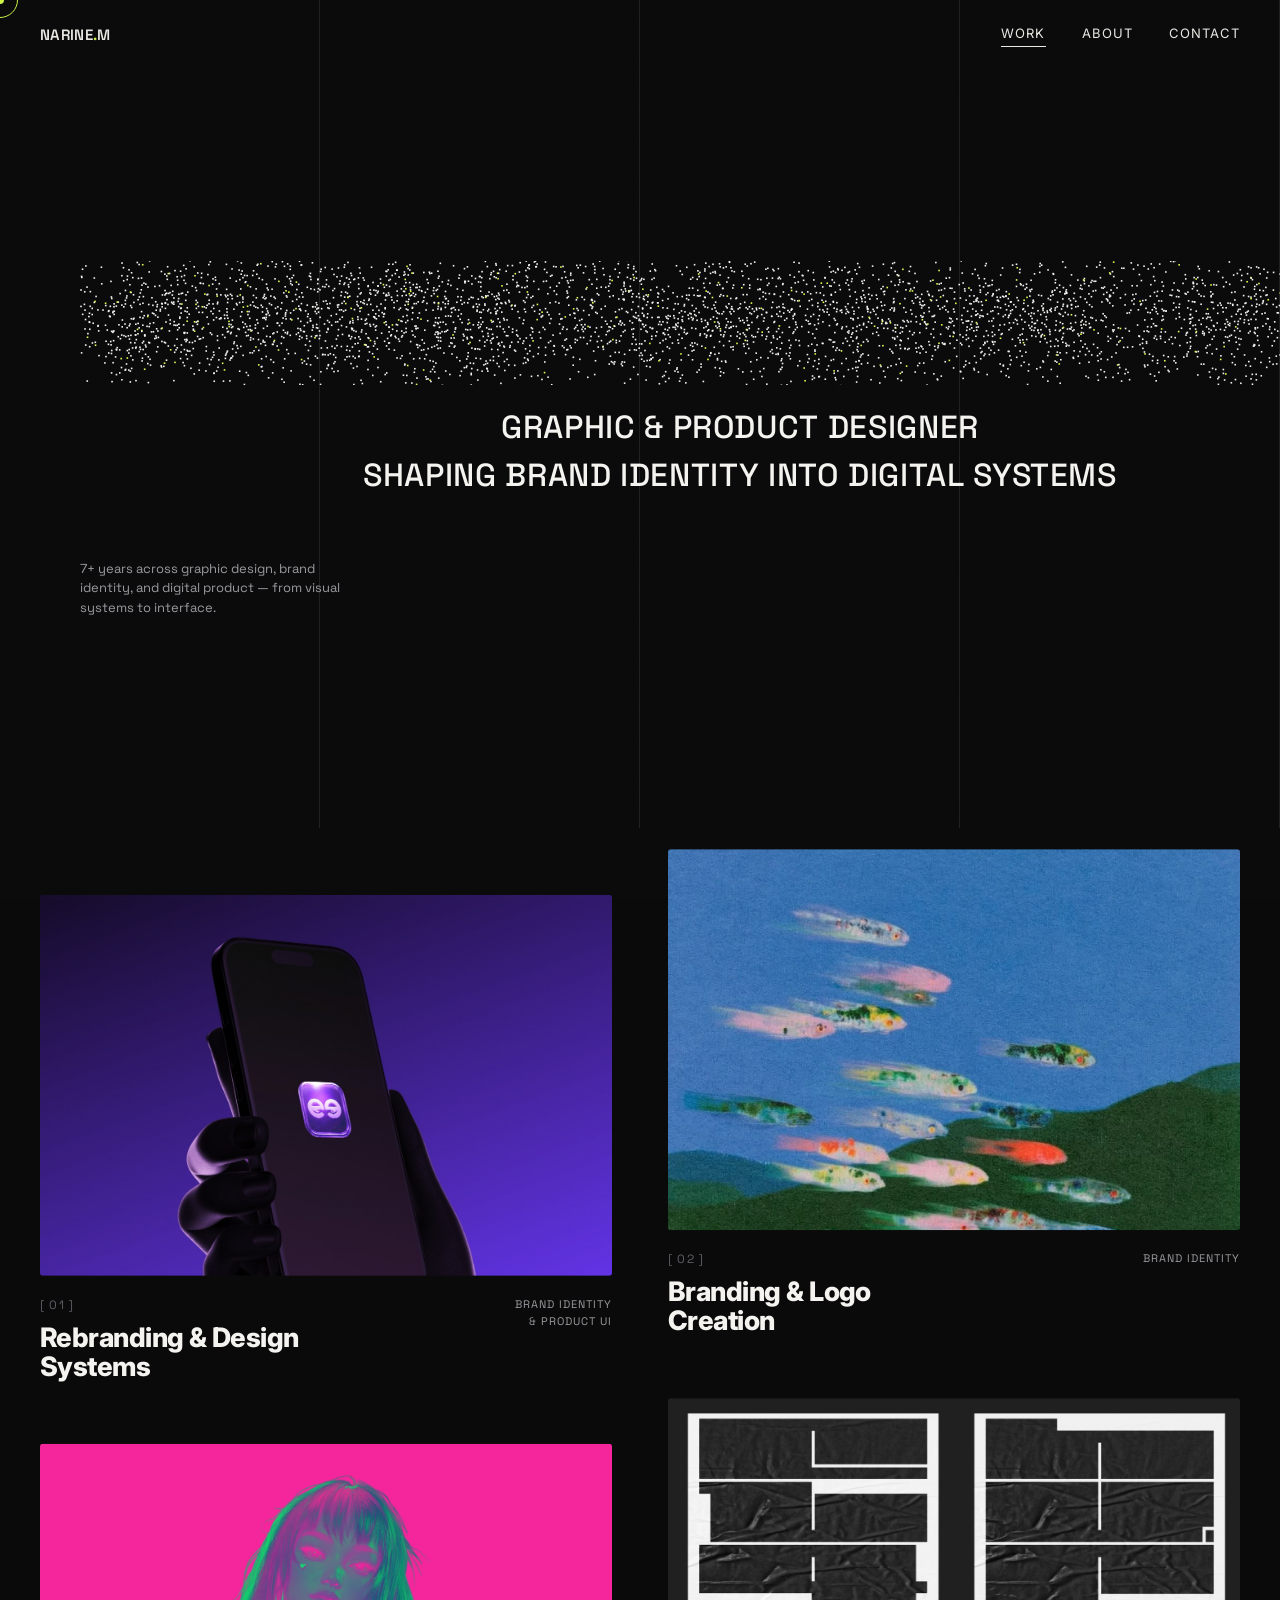
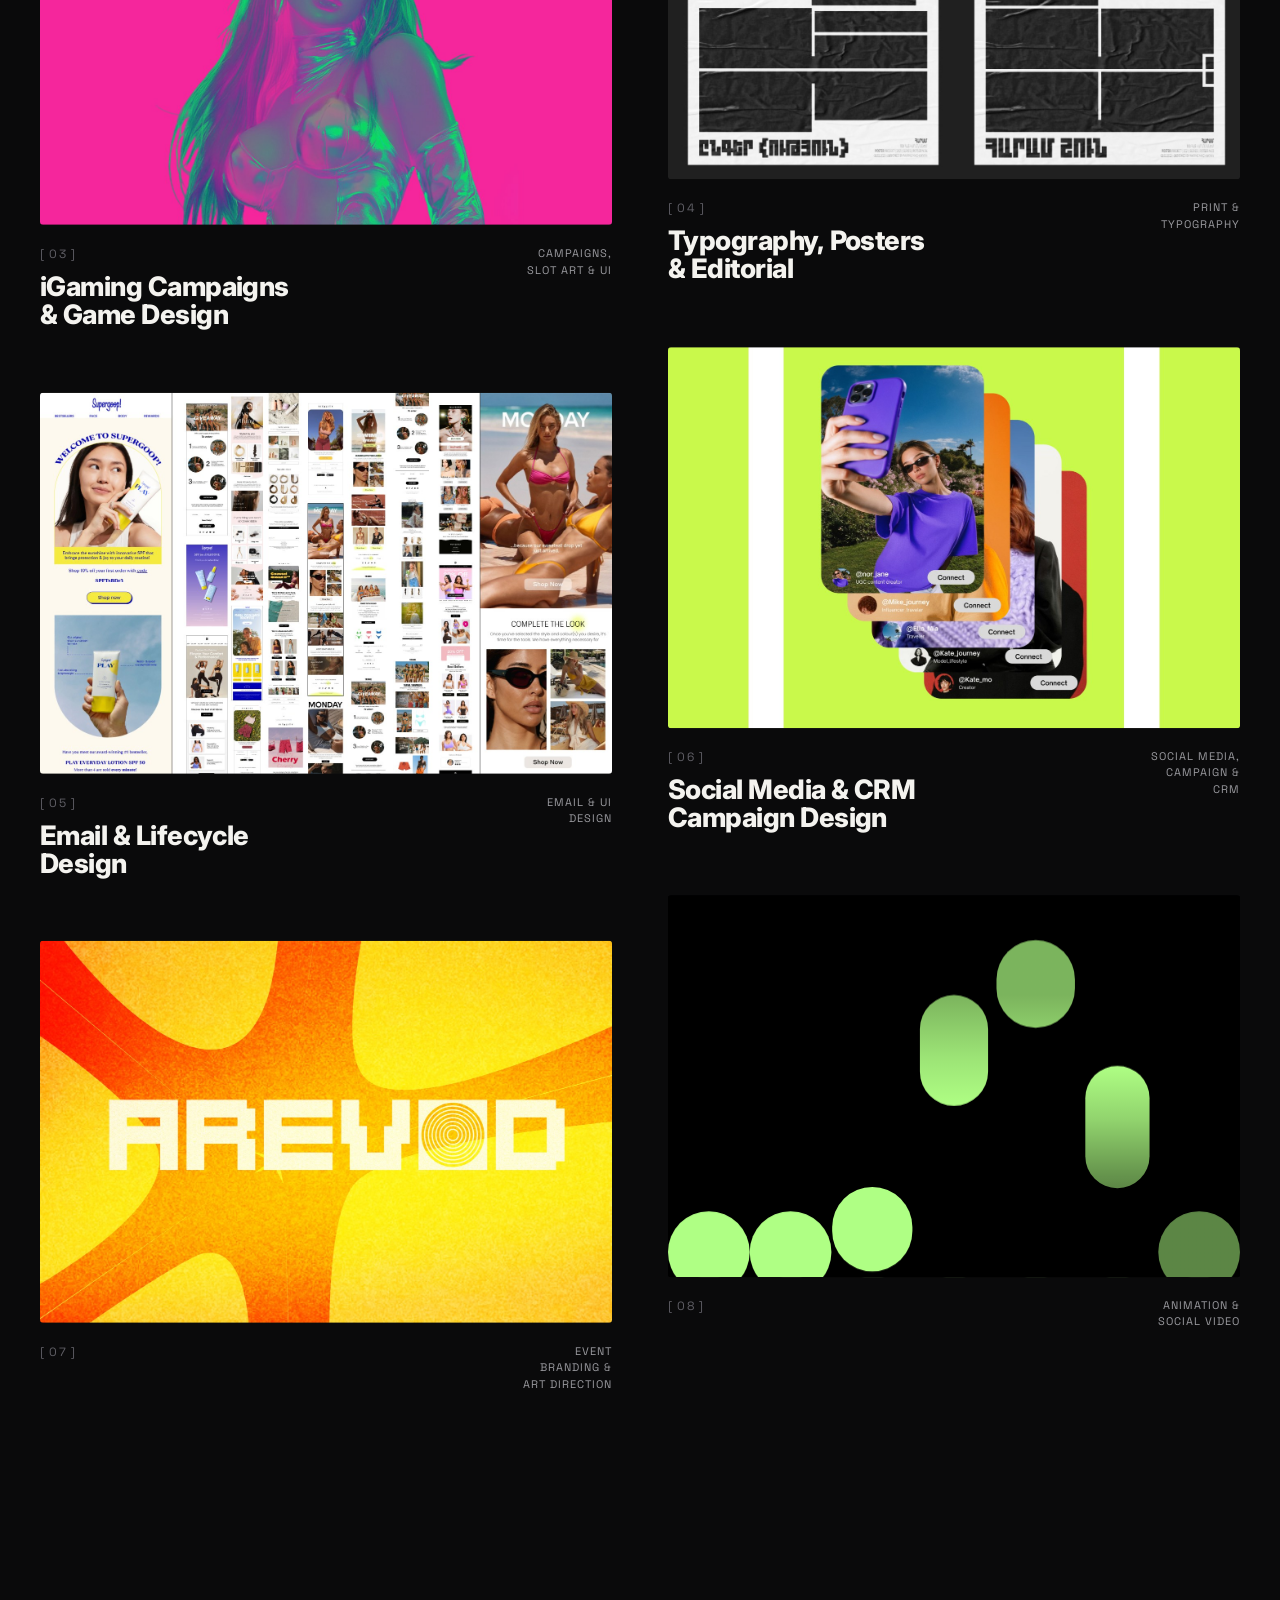
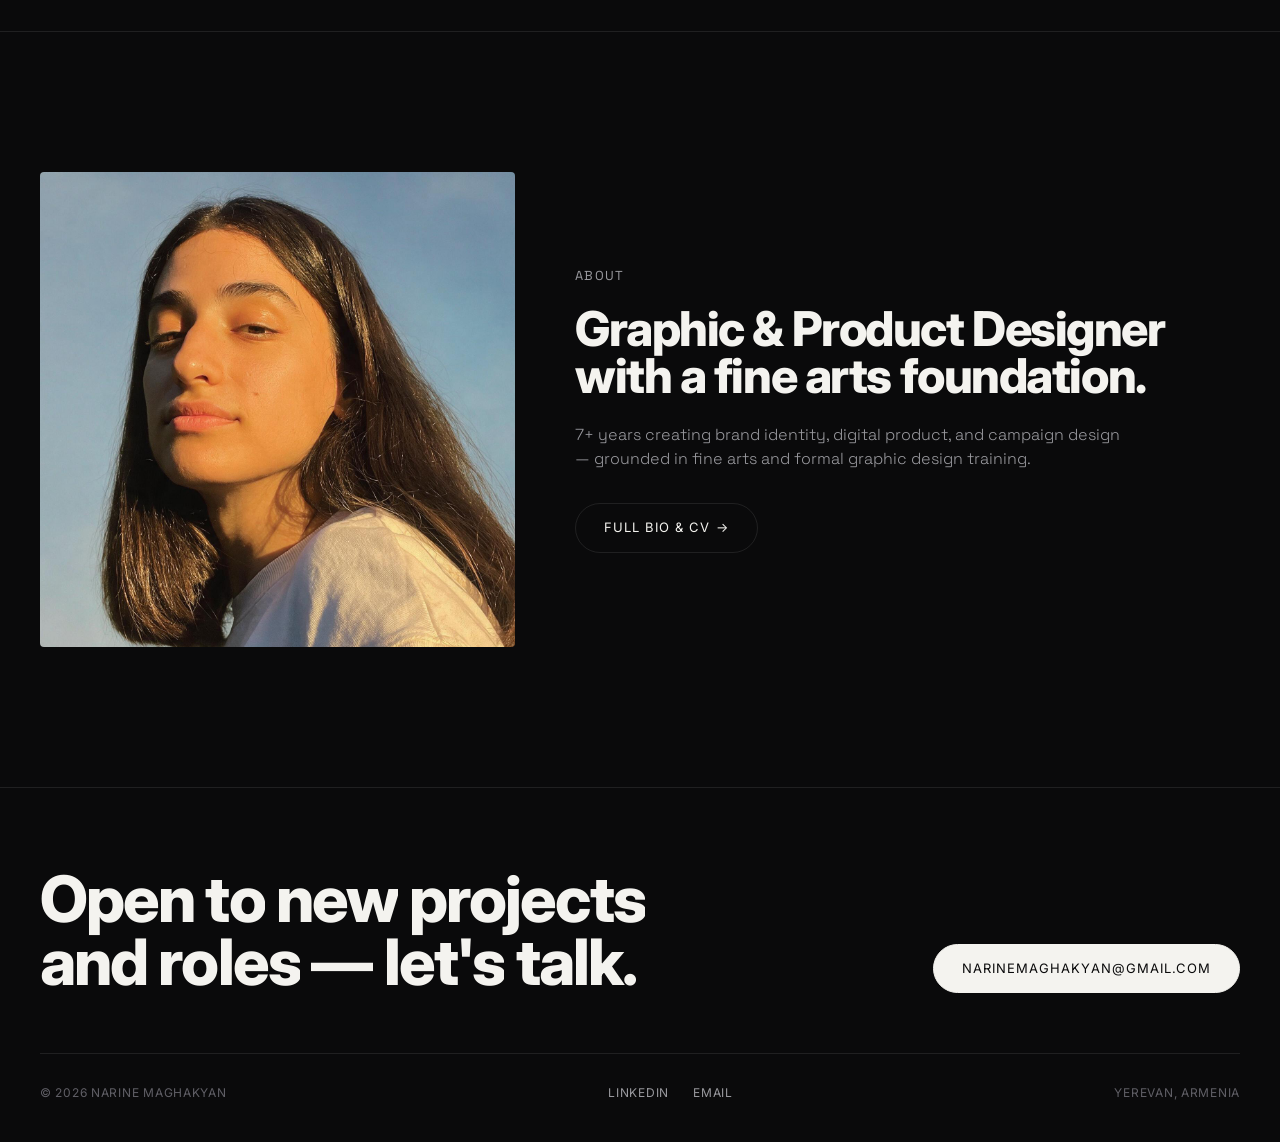
<file: index.html>
<!DOCTYPE html>
<html lang="en">
<head>
<meta charset="UTF-8">
<meta name="viewport" content="width=device-width, initial-scale=1.0">
<title>Narine Maghakyan — Graphic, Brand &amp; Product Designer</title>
<meta name="description" content="Portfolio of Narine Maghakyan — brand identity, design systems, and product UI for Freedx, Risk.inc, Digilite and more.">
<link rel="stylesheet" href="css/style.css">
</head>
<body>

<nav class="site-nav">
  <a href="index.html" class="logo">NARINE<span>.</span>M</a>
  <div class="nav-links">
    <a href="index.html" class="active">Work</a>
    <a href="about.html">About</a>
    <a href="mailto:narinemaghakyan@gmail.com">Contact</a>
  </div>
  <button class="nav-toggle">Menu</button>
</nav>

<!-- ================= MASTHEAD ================= -->
<header class="masthead">
  <div class="masthead-grid"><span></span><span></span><span></span><span></span></div>
  <div class="wrap" style="position:relative;">
    <h1 class="masthead-name reveal in">NARINE MAGHAKYAN</h1>
    <p class="masthead-role reveal in">Graphic &amp; Product Designer<br>Shaping Brand Identity Into Digital Systems</p>
    <div class="masthead-foot reveal in">
      <p>7+ years across graphic design, brand identity, and digital product — from visual systems to interface.</p>
      <p style="text-align:right;">© Selected Work<br>01 — 08</p>
    </div>
  </div>
</header>

<!-- ================= WORK GRID ================= -->
<section style="padding-top:0;" id="work">
  <div class="wrap">
    <div class="work-grid2" data-drift-grid>

      <a href="freedx.html" class="wcard cursor-hover fade">
        <div class="wcard-media wr-media"><img src="images/freedx-cover.jpg" alt="Freedx — rebranding and design systems"></div>
        <div class="wcard-foot">
          <div>
            <div class="wcard-num">[ 01 ]</div>
            <h2 class="wcard-title">Rebranding &amp; Design Systems</h2>
          </div>
          <div class="wcard-type">Brand Identity &amp; Product UI</div>
        </div>
      </a>

      <a href="branding.html" class="wcard cursor-hover fade">
        <div class="wcard-media wr-media"><img src="images/row-02-v2.jpg" alt="Branding and logo creation"></div>
        <div class="wcard-foot">
          <div>
            <div class="wcard-num">[ 02 ]</div>
            <h2 class="wcard-title">Branding &amp; Logo Creation</h2>
          </div>
          <div class="wcard-type">Brand Identity</div>
        </div>
      </a>

      <a href="marketing.html" class="wcard cursor-hover fade">
        <div class="wcard-media wr-media"><img src="images/row-03.jpg" alt="iGaming campaigns and game design"></div>
        <div class="wcard-foot">
          <div>
            <div class="wcard-num">[ 03 ]</div>
            <h2 class="wcard-title">iGaming Campaigns &amp; Game Design</h2>
          </div>
          <div class="wcard-type">Campaigns, Slot Art &amp; UI</div>
        </div>
      </a>

      <a href="print.html" class="wcard cursor-hover fade">
        <div class="wcard-media wr-media"><img src="images/row-06.jpg" alt="Typography, posters and editorial"></div>
        <div class="wcard-foot">
          <div>
            <div class="wcard-num">[ 04 ]</div>
            <h2 class="wcard-title">Typography, Posters &amp; Editorial</h2>
          </div>
          <div class="wcard-type">Print &amp; Typography</div>
        </div>
      </a>

      <a href="email.html" class="wcard cursor-hover fade">
        <div class="wcard-media wr-media"><img src="images/email-hero.jpg" alt="Email and lifecycle design"></div>
        <div class="wcard-foot">
          <div>
            <div class="wcard-num">[ 05 ]</div>
            <h2 class="wcard-title">Email &amp; Lifecycle Design</h2>
          </div>
          <div class="wcard-type">Email &amp; UI Design</div>
        </div>
      </a>

      <a href="campaigns.html" class="wcard cursor-hover fade">
        <div class="wcard-media wr-media"><img src="images/campaigns-hero.jpg" alt="Social media and CRM campaign design"></div>
        <div class="wcard-foot">
          <div>
            <div class="wcard-num">[ 06 ]</div>
            <h2 class="wcard-title">Social Media &amp; CRM Campaign Design</h2>
          </div>
          <div class="wcard-type">Social Media, Campaign &amp; CRM</div>
        </div>
      </a>

      <a href="arevod.html" class="wcard cursor-hover fade">
        <div class="wcard-media wr-media"><img src="images/arevod-cover.jpg" alt="Festival Arevod — event branding and art direction"></div>
        <div class="wcard-foot">
          <div>
            <div class="wcard-num">[ 07 ]</div>
            <h2 class="wcard-title">Festival Arevod</h2>
          </div>
          <div class="wcard-type">Event Branding &amp; Art Direction</div>
        </div>
      </a>

      <a href="motion.html" class="wcard cursor-hover fade">
        <div class="wcard-media wr-media">
          <img src="images/motion-cover.jpg" alt="Motion graphics — bouncing ball animation">
          <canvas class="ball-canvas" data-balls data-count="7" data-period="3.4" aria-hidden="true"></canvas>
        </div>
        <div class="wcard-foot">
          <div>
            <div class="wcard-num">[ 08 ]</div>
            <h2 class="wcard-title">Motion Graphics</h2>
          </div>
          <div class="wcard-type">Animation &amp; Social Video</div>
        </div>
      </a>
    </div>
  </div>
</section>

<!-- ================= ABOUT TEASER ================= -->
<section style="border-top:1px solid var(--line);">
  <div class="wrap split split-teaser">
    <div class="reveal" data-parallax style="border-radius:4px; overflow:hidden; aspect-ratio:1/1;">
      <img src="images/narine-bio-square.jpg" alt="Narine Maghakyan portrait" style="width:100%; height:100%; object-fit:cover;">
    </div>
    <div class="reveal">
      <p class="kicker" style="font-family:'Space Grotesk',sans-serif; font-size:13px; text-transform:uppercase; letter-spacing:.1em; color:var(--text-dim); margin-bottom:20px;">About</p>
      <h2 style="font-size:clamp(28px,4vw,48px); max-width:600px;">Graphic &amp; Product Designer with a fine arts foundation.</h2>
      <p style="color:var(--text-dim); margin-top:24px; max-width:560px; font-size:16px; font-family:'Space Grotesk',sans-serif; font-weight:300;">
        7+ years creating brand identity, digital product, and campaign design — grounded in fine arts and formal graphic design training.
      </p>
      <a href="about.html" class="btn mt-lg cursor-hover" style="margin-top:32px;">Full Bio &amp; CV →</a>
    </div>
  </div>
</section>

<!-- ================= FOOTER ================= -->
<footer class="site-footer">
  <div class="wrap">
    <div class="footer-top reveal">
      <h2>Open to new projects and roles — let's talk.</h2>
      <a href="mailto:narinemaghakyan@gmail.com" class="btn btn-solid cursor-hover">narinemaghakyan@gmail.com</a>
    </div>
    <div class="footer-bottom">
      <span>© 2026 Narine Maghakyan</span>
      <div class="footer-socials">
        <a href="https://www.linkedin.com/in/narine-maghakyan-design/" target="_blank" rel="noopener">LinkedIn</a>
        <a href="mailto:narinemaghakyan@gmail.com">Email</a>
      </div>
      <span>Yerevan, Armenia</span>
    </div>
  </div>
</footer>

<script src="js/main.js"></script>
</body>
</html>
</file>
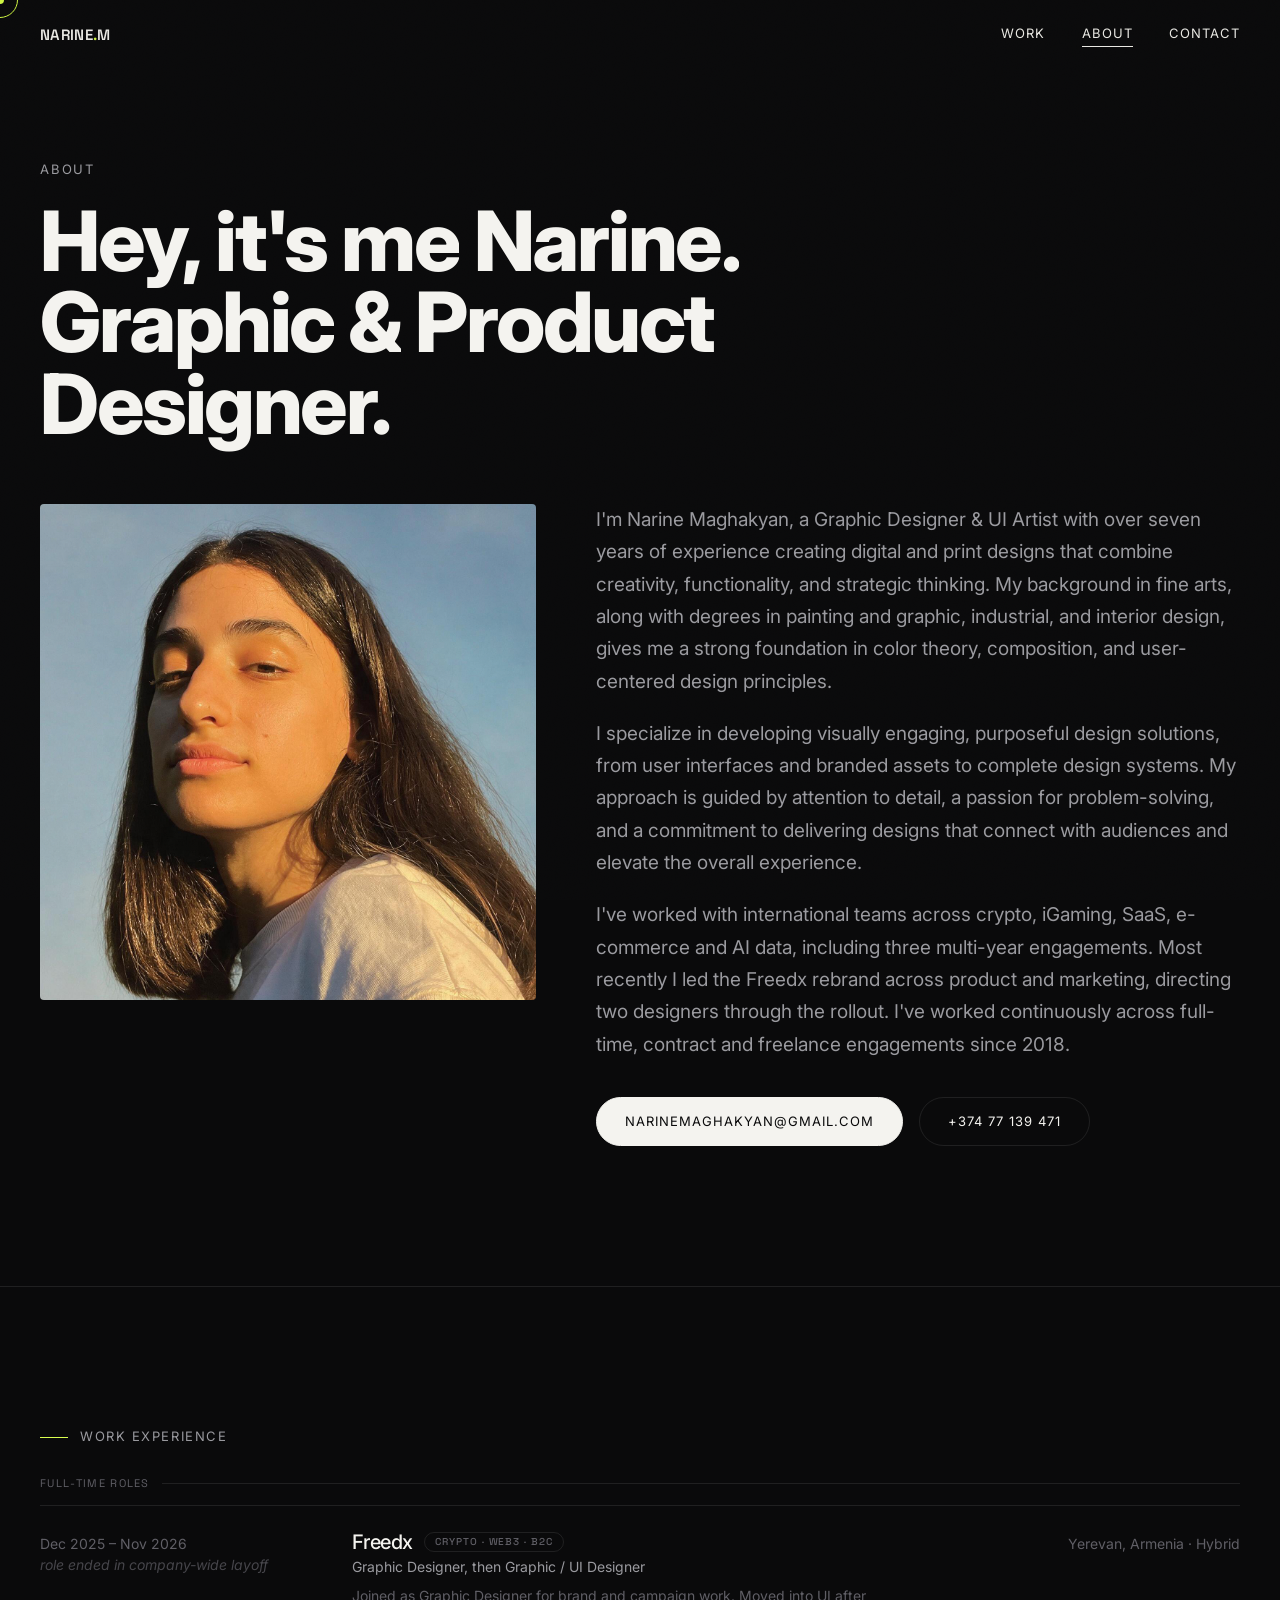
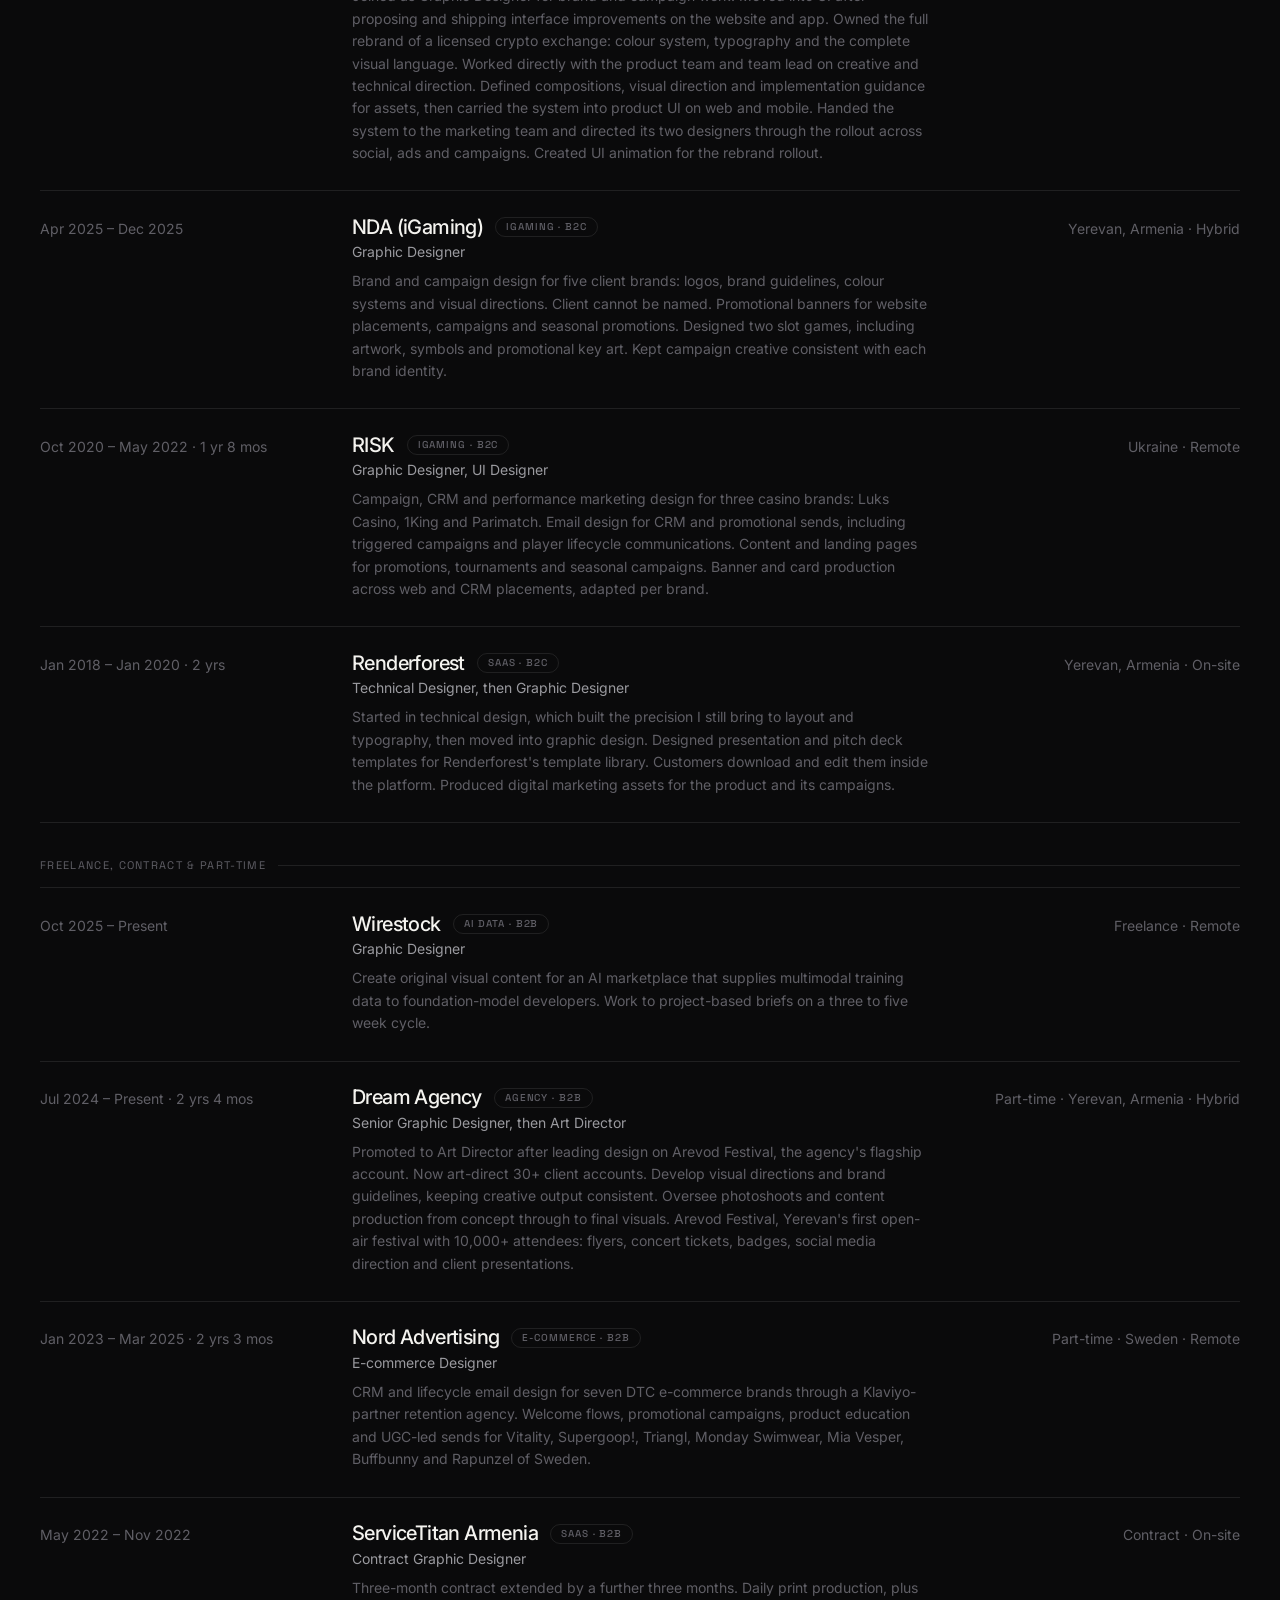
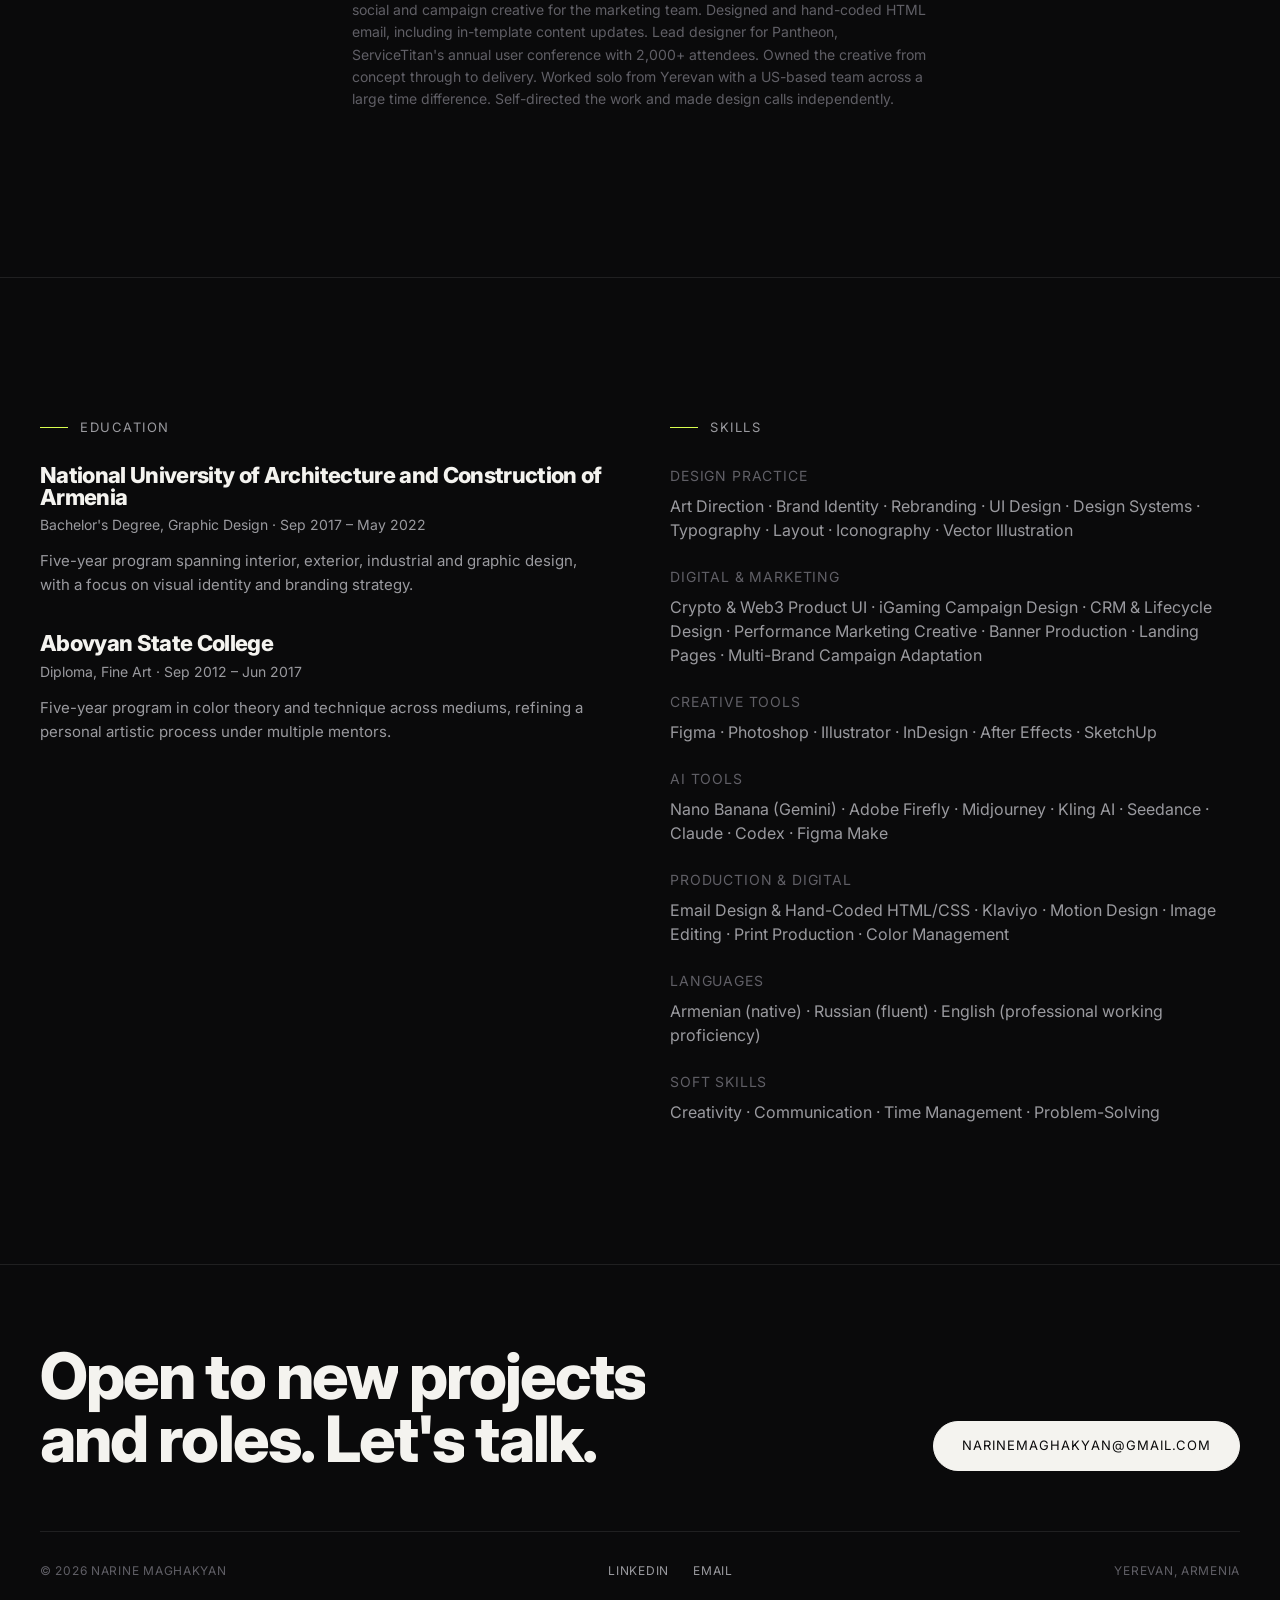
<file: about.html>
<!DOCTYPE html>
<html lang="en">
<head>
<meta charset="UTF-8">
<meta name="viewport" content="width=device-width, initial-scale=1.0">
<title>About · Narine Maghakyan</title>
<link rel="stylesheet" href="css/style.css">
</head>
<body>

<nav class="site-nav">
  <a href="index.html" class="logo">NARINE<span>.</span>M</a>
  <div class="nav-links">
    <a href="index.html">Work</a>
    <a href="about.html" class="active">About</a>
    <a href="mailto:narinemaghakyan@gmail.com">Contact</a>
  </div>
  <button class="nav-toggle">Menu</button>
</nav>

<header style="padding-top:160px; padding-bottom:60px;">
  <div class="wrap">
    <p class="reveal in" style="text-transform:uppercase; letter-spacing:.14em; font-size:13px; color:var(--text-dim); margin-bottom:20px;">About</p>
    <h1 class="reveal in" style="font-size:clamp(36px,6.5vw,84px); max-width:1000px;">Hey, it's me Narine. Graphic &amp; Product Designer.</h1>
  </div>
</header>

<section style="padding-top:0;">
  <div class="wrap split split-bio">
    <div class="reveal" data-parallax style="border-radius:4px; overflow:hidden; align-self:start; aspect-ratio:1/1;">
      <img src="images/narine-bio-square.jpg" alt="Narine Maghakyan" style="width:100%; height:100%; object-fit:cover;">
    </div>
    <div class="reveal">
      <p style="font-size:19px; color:var(--text-dim); line-height:1.7;">
        I'm Narine Maghakyan, a Graphic Designer &amp; UI Artist with over seven years of experience creating digital and print designs that combine creativity, functionality, and strategic thinking. My background in fine arts, along with degrees in painting and graphic, industrial, and interior design, gives me a strong foundation in color theory, composition, and user-centered design principles.
      </p>
      <p style="font-size:19px; color:var(--text-dim); line-height:1.7; margin-top:20px;">
        I specialize in developing visually engaging, purposeful design solutions, from user interfaces and branded assets to complete design systems. My approach is guided by attention to detail, a passion for problem-solving, and a commitment to delivering designs that connect with audiences and elevate the overall experience.
      </p>
      <p style="font-size:19px; color:var(--text-dim); line-height:1.7; margin-top:20px;">
        I've worked with international teams across crypto, iGaming, SaaS, e-commerce and AI data, including three multi-year engagements. Most recently I led the Freedx rebrand across product and marketing, directing two designers through the rollout. I've worked continuously across full-time, contract and freelance engagements since 2018.
      </p>
      <div style="margin-top:36px; display:flex; gap:16px; flex-wrap:wrap;">
        <a href="mailto:narinemaghakyan@gmail.com" class="btn btn-solid cursor-hover">narinemaghakyan@gmail.com</a>
        <a href="tel:+37477139471" class="btn cursor-hover">+374 77 139 471</a>
      </div>
    </div>
  </div>
</section>

<!-- ===== WORK EXPERIENCE ===== -->
<section style="border-top:1px solid var(--line);">
  <div class="wrap">
    <div class="section-label reveal">Work Experience</div>
    <div class="reveal-stagger" style="display:flex; flex-direction:column;">

      <div class="cv-subhead" style="margin-top:0;">Full-time roles</div>

      <div class="cv-row">
        <span style="color:var(--text-faint); font-size:14px;">Dec 2025 – Nov 2026<br><span style="font-style:italic; opacity:.7;">role ended in company-wide layoff</span></span>
        <div>
          <h3 style="font-size:20px; font-weight:500;">Freedx <span class="cv-tag">CRYPTO · WEB3 · B2C</span></h3>
          <p style="color:var(--text-dim); font-size:14px; margin-top:4px;">Graphic Designer, then Graphic / UI Designer</p>
          <p style="color:var(--text-faint); font-size:14px; margin-top:8px; line-height:1.6;">Joined as Graphic Designer for brand and campaign work. Moved into UI after proposing and shipping interface improvements on the website and app. Owned the full rebrand of a licensed crypto exchange: colour system, typography and the complete visual language. Worked directly with the product team and team lead on creative and technical direction. Defined compositions, visual direction and implementation guidance for assets, then carried the system into product UI on web and mobile. Handed the system to the marketing team and directed its two designers through the rollout across social, ads and campaigns. Created UI animation for the rebrand rollout.</p>
        </div>
        <span style="color:var(--text-faint); font-size:14px; text-align:right;">Yerevan, Armenia · Hybrid</span>
      </div>
      <div class="cv-row">
        <span style="color:var(--text-faint); font-size:14px;">Apr 2025 – Dec 2025</span>
        <div>
          <h3 style="font-size:20px; font-weight:500;">NDA (iGaming) <span class="cv-tag">IGAMING · B2C</span></h3>
          <p style="color:var(--text-dim); font-size:14px; margin-top:4px;">Graphic Designer</p>
          <p style="color:var(--text-faint); font-size:14px; margin-top:8px; line-height:1.6;">Brand and campaign design for five client brands: logos, brand guidelines, colour systems and visual directions. Client cannot be named. Promotional banners for website placements, campaigns and seasonal promotions. Designed two slot games, including artwork, symbols and promotional key art. Kept campaign creative consistent with each brand identity.</p>
        </div>
        <span style="color:var(--text-faint); font-size:14px; text-align:right;">Yerevan, Armenia · Hybrid</span>
      </div>
      <div class="cv-row">
        <span style="color:var(--text-faint); font-size:14px;">Oct 2020 – May 2022 <span>· 1 yr 8 mos</span></span>
        <div>
          <h3 style="font-size:20px; font-weight:500;">RISK <span class="cv-tag">IGAMING · B2C</span></h3>
          <p style="color:var(--text-dim); font-size:14px; margin-top:4px;">Graphic Designer, UI Designer</p>
          <p style="color:var(--text-faint); font-size:14px; margin-top:8px; line-height:1.6;">Campaign, CRM and performance marketing design for three casino brands: Luks Casino, 1King and Parimatch. Email design for CRM and promotional sends, including triggered campaigns and player lifecycle communications. Content and landing pages for promotions, tournaments and seasonal campaigns. Banner and card production across web and CRM placements, adapted per brand.</p>
        </div>
        <span style="color:var(--text-faint); font-size:14px; text-align:right;">Ukraine · Remote</span>
      </div>
      <div class="cv-row">
        <span style="color:var(--text-faint); font-size:14px;">Jan 2018 – Jan 2020 <span>· 2 yrs</span></span>
        <div>
          <h3 style="font-size:20px; font-weight:500;">Renderforest <span class="cv-tag">SAAS · B2C</span></h3>
          <p style="color:var(--text-dim); font-size:14px; margin-top:4px;">Technical Designer, then Graphic Designer</p>
          <p style="color:var(--text-faint); font-size:14px; margin-top:8px; line-height:1.6;">Started in technical design, which built the precision I still bring to layout and typography, then moved into graphic design. Designed presentation and pitch deck templates for Renderforest's template library. Customers download and edit them inside the platform. Produced digital marketing assets for the product and its campaigns.</p>
        </div>
        <span style="color:var(--text-faint); font-size:14px; text-align:right;">Yerevan, Armenia · On-site</span>
      </div>

      <div class="cv-subhead">Freelance, contract &amp; part-time</div>

      <div class="cv-row">
        <span style="color:var(--text-faint); font-size:14px;">Oct 2025 – Present</span>
        <div>
          <h3 style="font-size:20px; font-weight:500;">Wirestock <span class="cv-tag">AI DATA · B2B</span></h3>
          <p style="color:var(--text-dim); font-size:14px; margin-top:4px;">Graphic Designer</p>
          <p style="color:var(--text-faint); font-size:14px; margin-top:8px; line-height:1.6;">Create original visual content for an AI marketplace that supplies multimodal training data to foundation-model developers. Work to project-based briefs on a three to five week cycle.</p>
        </div>
        <span style="color:var(--text-faint); font-size:14px; text-align:right;">Freelance · Remote</span>
      </div>
      <div class="cv-row">
        <span style="color:var(--text-faint); font-size:14px;">Jul 2024 – Present <span>· 2 yrs 4 mos</span></span>
        <div>
          <h3 style="font-size:20px; font-weight:500;">Dream Agency <span class="cv-tag">AGENCY · B2B</span></h3>
          <p style="color:var(--text-dim); font-size:14px; margin-top:4px;">Senior Graphic Designer, then Art Director</p>
          <p style="color:var(--text-faint); font-size:14px; margin-top:8px; line-height:1.6;">Promoted to Art Director after leading design on Arevod Festival, the agency's flagship account. Now art-direct 30+ client accounts. Develop visual directions and brand guidelines, keeping creative output consistent. Oversee photoshoots and content production from concept through to final visuals. Arevod Festival, Yerevan's first open-air festival with 10,000+ attendees: flyers, concert tickets, badges, social media direction and client presentations.</p>
        </div>
        <span style="color:var(--text-faint); font-size:14px; text-align:right;">Part-time · Yerevan, Armenia · Hybrid</span>
      </div>
      <div class="cv-row">
        <span style="color:var(--text-faint); font-size:14px;">Jan 2023 – Mar 2025 <span>· 2 yrs 3 mos</span></span>
        <div>
          <h3 style="font-size:20px; font-weight:500;">Nord Advertising <span class="cv-tag">E-COMMERCE · B2B</span></h3>
          <p style="color:var(--text-dim); font-size:14px; margin-top:4px;">E-commerce Designer</p>
          <p style="color:var(--text-faint); font-size:14px; margin-top:8px; line-height:1.6;">CRM and lifecycle email design for seven DTC e-commerce brands through a Klaviyo-partner retention agency. Welcome flows, promotional campaigns, product education and UGC-led sends for Vitality, Supergoop!, Triangl, Monday Swimwear, Mia Vesper, Buffbunny and Rapunzel of Sweden.</p>
        </div>
        <span style="color:var(--text-faint); font-size:14px; text-align:right;">Part-time · Sweden · Remote</span>
      </div>
      <div class="cv-row cv-row-last">
        <span style="color:var(--text-faint); font-size:14px;">May 2022 – Nov 2022</span>
        <div>
          <h3 style="font-size:20px; font-weight:500;">ServiceTitan Armenia <span class="cv-tag">SAAS · B2B</span></h3>
          <p style="color:var(--text-dim); font-size:14px; margin-top:4px;">Contract Graphic Designer</p>
          <p style="color:var(--text-faint); font-size:14px; margin-top:8px; line-height:1.6;">Three-month contract extended by a further three months. Daily print production, plus social and campaign creative for the marketing team. Designed and hand-coded HTML email, including in-template content updates. Lead designer for Pantheon, ServiceTitan's annual user conference with 2,000+ attendees. Owned the creative from concept through to delivery. Worked solo from Yerevan with a US-based team across a large time difference. Self-directed the work and made design calls independently.</p>
        </div>
        <span style="color:var(--text-faint); font-size:14px; text-align:right;">Contract · On-site</span>
      </div>

    </div>
  </div>
</section>

<!-- ===== EDUCATION ===== -->
<section style="border-top:1px solid var(--line);">
  <div class="wrap split split-even">
    <div class="reveal">
      <div class="section-label">Education</div>
      <h3 style="font-size:22px; margin-bottom:6px;">National University of Architecture and Construction of Armenia</h3>
      <p style="color:var(--text-dim); font-size:14px;">Bachelor's Degree, Graphic Design · Sep 2017 – May 2022</p>
      <p style="color:var(--text-dim); font-size:15px; margin-top:14px; line-height:1.6;">Five-year program spanning interior, exterior, industrial and graphic design, with a focus on visual identity and branding strategy.</p>

      <h3 style="font-size:22px; margin:36px 0 6px;">Abovyan State College</h3>
      <p style="color:var(--text-dim); font-size:14px;">Diploma, Fine Art · Sep 2012 – Jun 2017</p>
      <p style="color:var(--text-dim); font-size:15px; margin-top:14px; line-height:1.6;">Five-year program in color theory and technique across mediums, refining a personal artistic process under multiple mentors.</p>
    </div>
    <div class="reveal">
      <div class="section-label">Skills</div>
      <p style="font-size:14px; text-transform:uppercase; letter-spacing:.06em; color:var(--text-faint); margin-bottom:8px;">Design Practice</p>
      <p style="color:var(--text-dim); margin-bottom:24px;">Art Direction · Brand Identity · Rebranding · UI Design · Design Systems · Typography · Layout · Iconography · Vector Illustration</p>

      <p style="font-size:14px; text-transform:uppercase; letter-spacing:.06em; color:var(--text-faint); margin-bottom:8px;">Digital &amp; Marketing</p>
      <p style="color:var(--text-dim); margin-bottom:24px;">Crypto &amp; Web3 Product UI · iGaming Campaign Design · CRM &amp; Lifecycle Design · Performance Marketing Creative · Banner Production · Landing Pages · Multi-Brand Campaign Adaptation</p>

      <p style="font-size:14px; text-transform:uppercase; letter-spacing:.06em; color:var(--text-faint); margin-bottom:8px;">Creative Tools</p>
      <p style="color:var(--text-dim); margin-bottom:24px;">Figma · Photoshop · Illustrator · InDesign · After Effects · SketchUp</p>

      <p style="font-size:14px; text-transform:uppercase; letter-spacing:.06em; color:var(--text-faint); margin-bottom:8px;">AI Tools</p>
      <p style="color:var(--text-dim); margin-bottom:24px;">Nano Banana (Gemini) · Adobe Firefly · Midjourney · Kling AI · Seedance · Claude · Codex · Figma Make</p>

      <p style="font-size:14px; text-transform:uppercase; letter-spacing:.06em; color:var(--text-faint); margin-bottom:8px;">Production &amp; Digital</p>
      <p style="color:var(--text-dim); margin-bottom:24px;">Email Design &amp; Hand-Coded HTML/CSS · Klaviyo · Motion Design · Image Editing · Print Production · Color Management</p>

      <p style="font-size:14px; text-transform:uppercase; letter-spacing:.06em; color:var(--text-faint); margin-bottom:8px;">Languages</p>
      <p style="color:var(--text-dim); margin-bottom:24px;">Armenian (native) · Russian (fluent) · English (professional working proficiency)</p>

      <p style="font-size:14px; text-transform:uppercase; letter-spacing:.06em; color:var(--text-faint); margin-bottom:8px;">Soft Skills</p>
      <p style="color:var(--text-dim);">Creativity · Communication · Time Management · Problem-Solving</p>
    </div>
  </div>
</section>

<footer class="site-footer">
  <div class="wrap">
    <div class="footer-top reveal">
      <h2>Open to new projects and roles. Let's talk.</h2>
      <a href="mailto:narinemaghakyan@gmail.com" class="btn btn-solid cursor-hover">narinemaghakyan@gmail.com</a>
    </div>
    <div class="footer-bottom">
      <span>© 2026 Narine Maghakyan</span>
      <div class="footer-socials">
        <a href="https://www.linkedin.com/in/narine-maghakyan-design/" target="_blank" rel="noopener">LinkedIn</a>
        <a href="mailto:narinemaghakyan@gmail.com">Email</a>
      </div>
      <span>Yerevan, Armenia</span>
    </div>
  </div>
</footer>

<script src="js/main.js"></script>
</body>
</html>
</file>
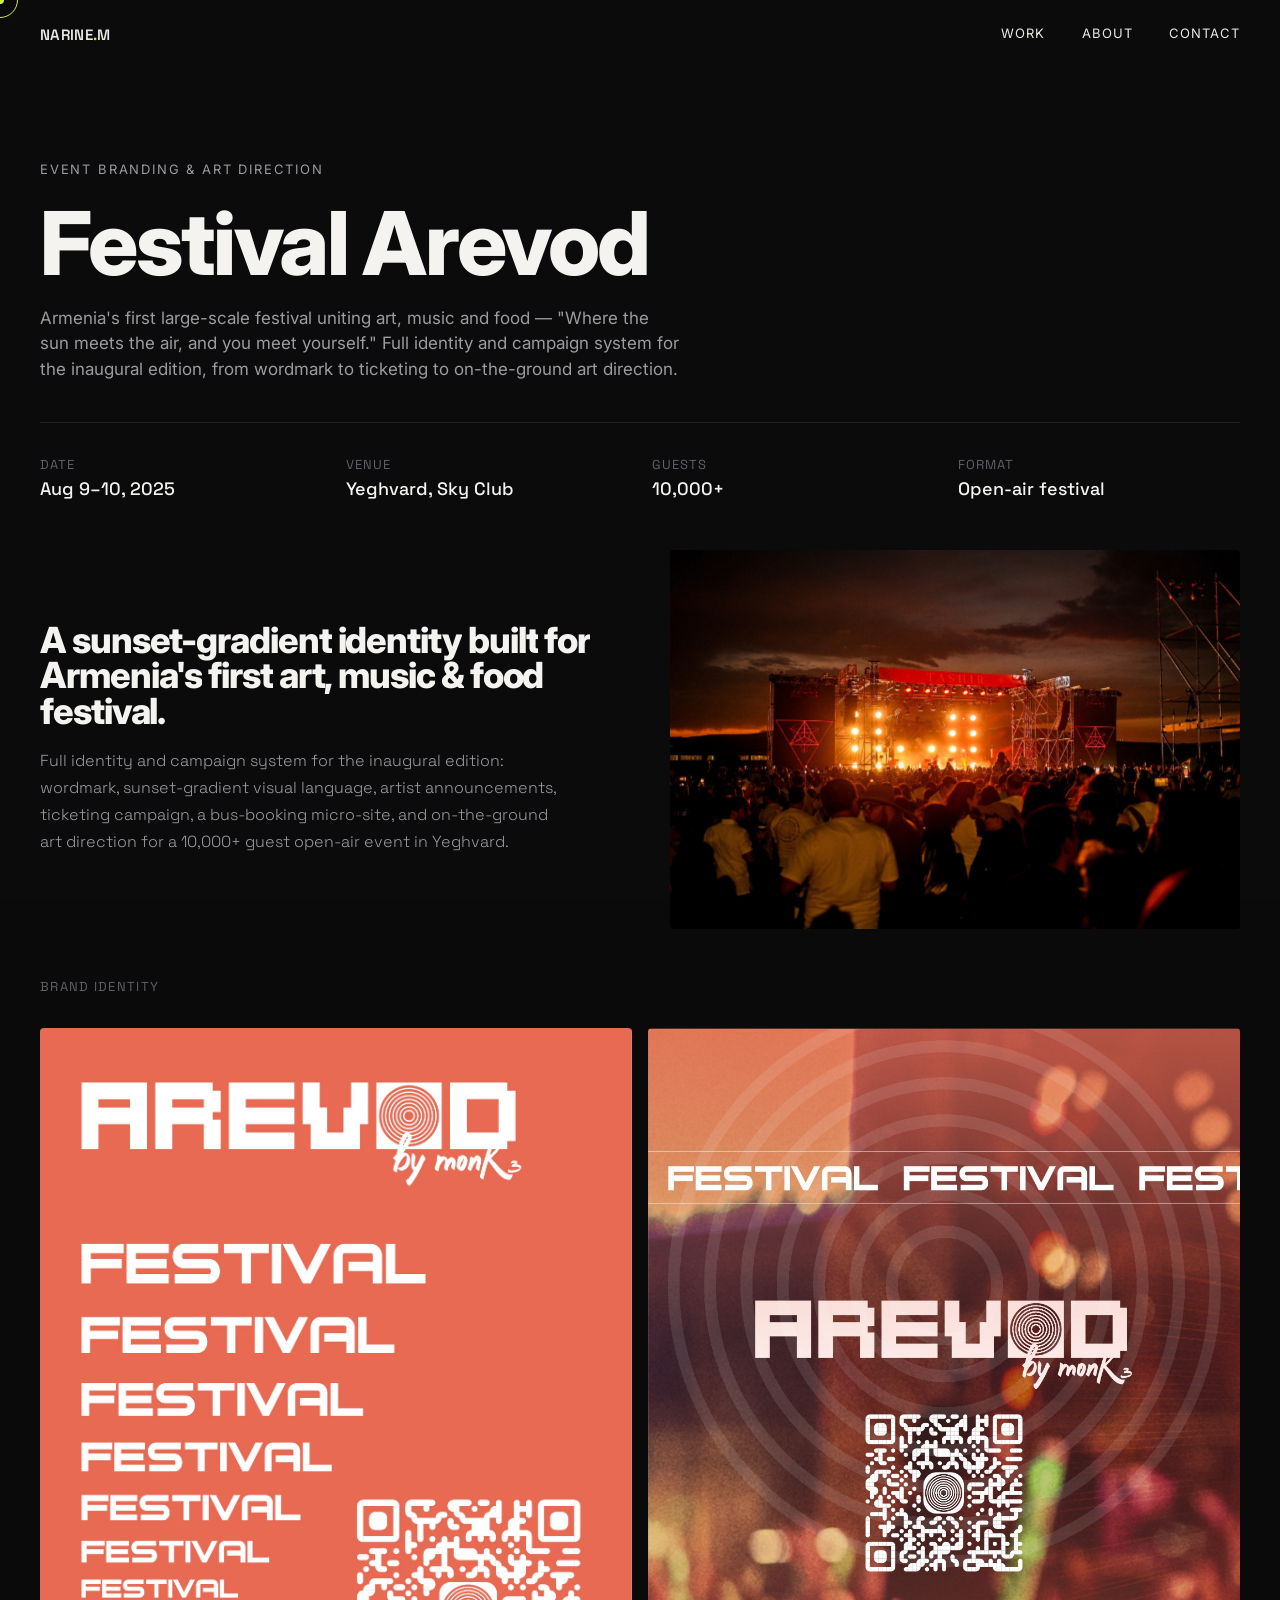
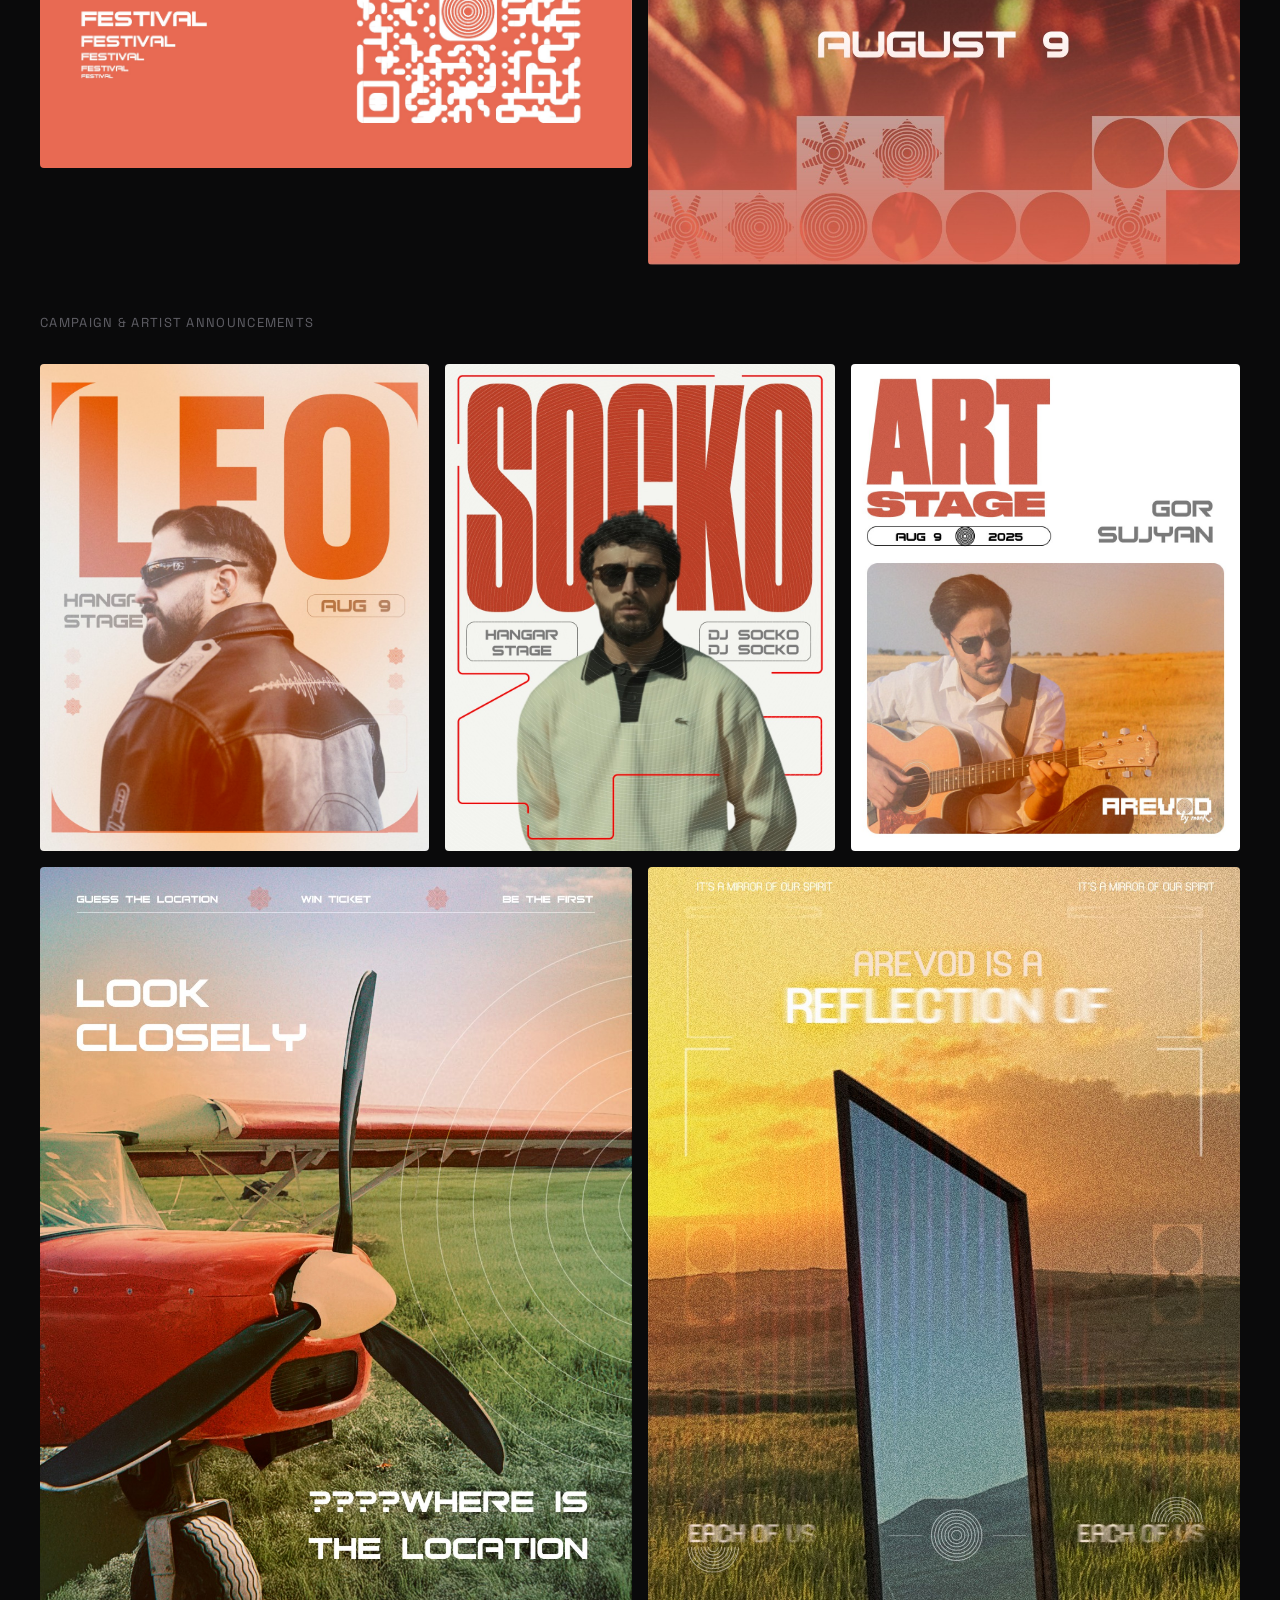
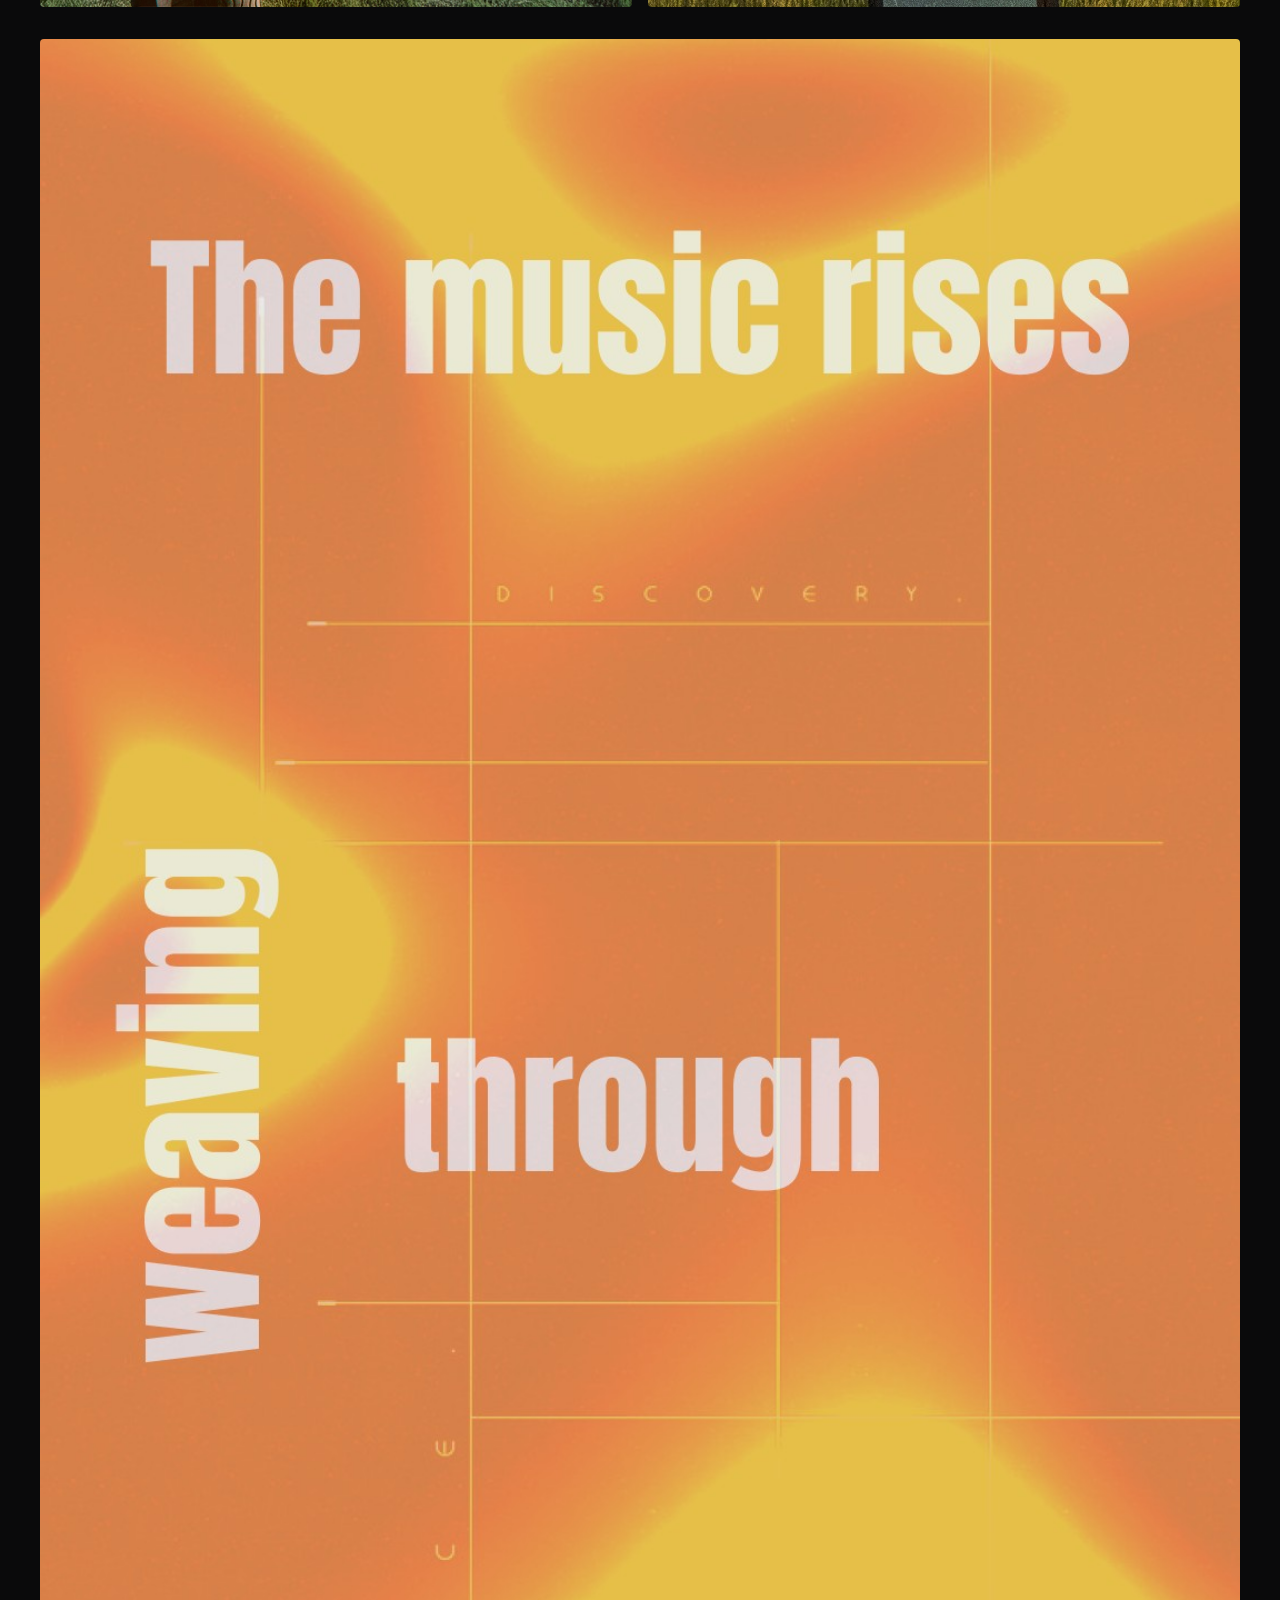
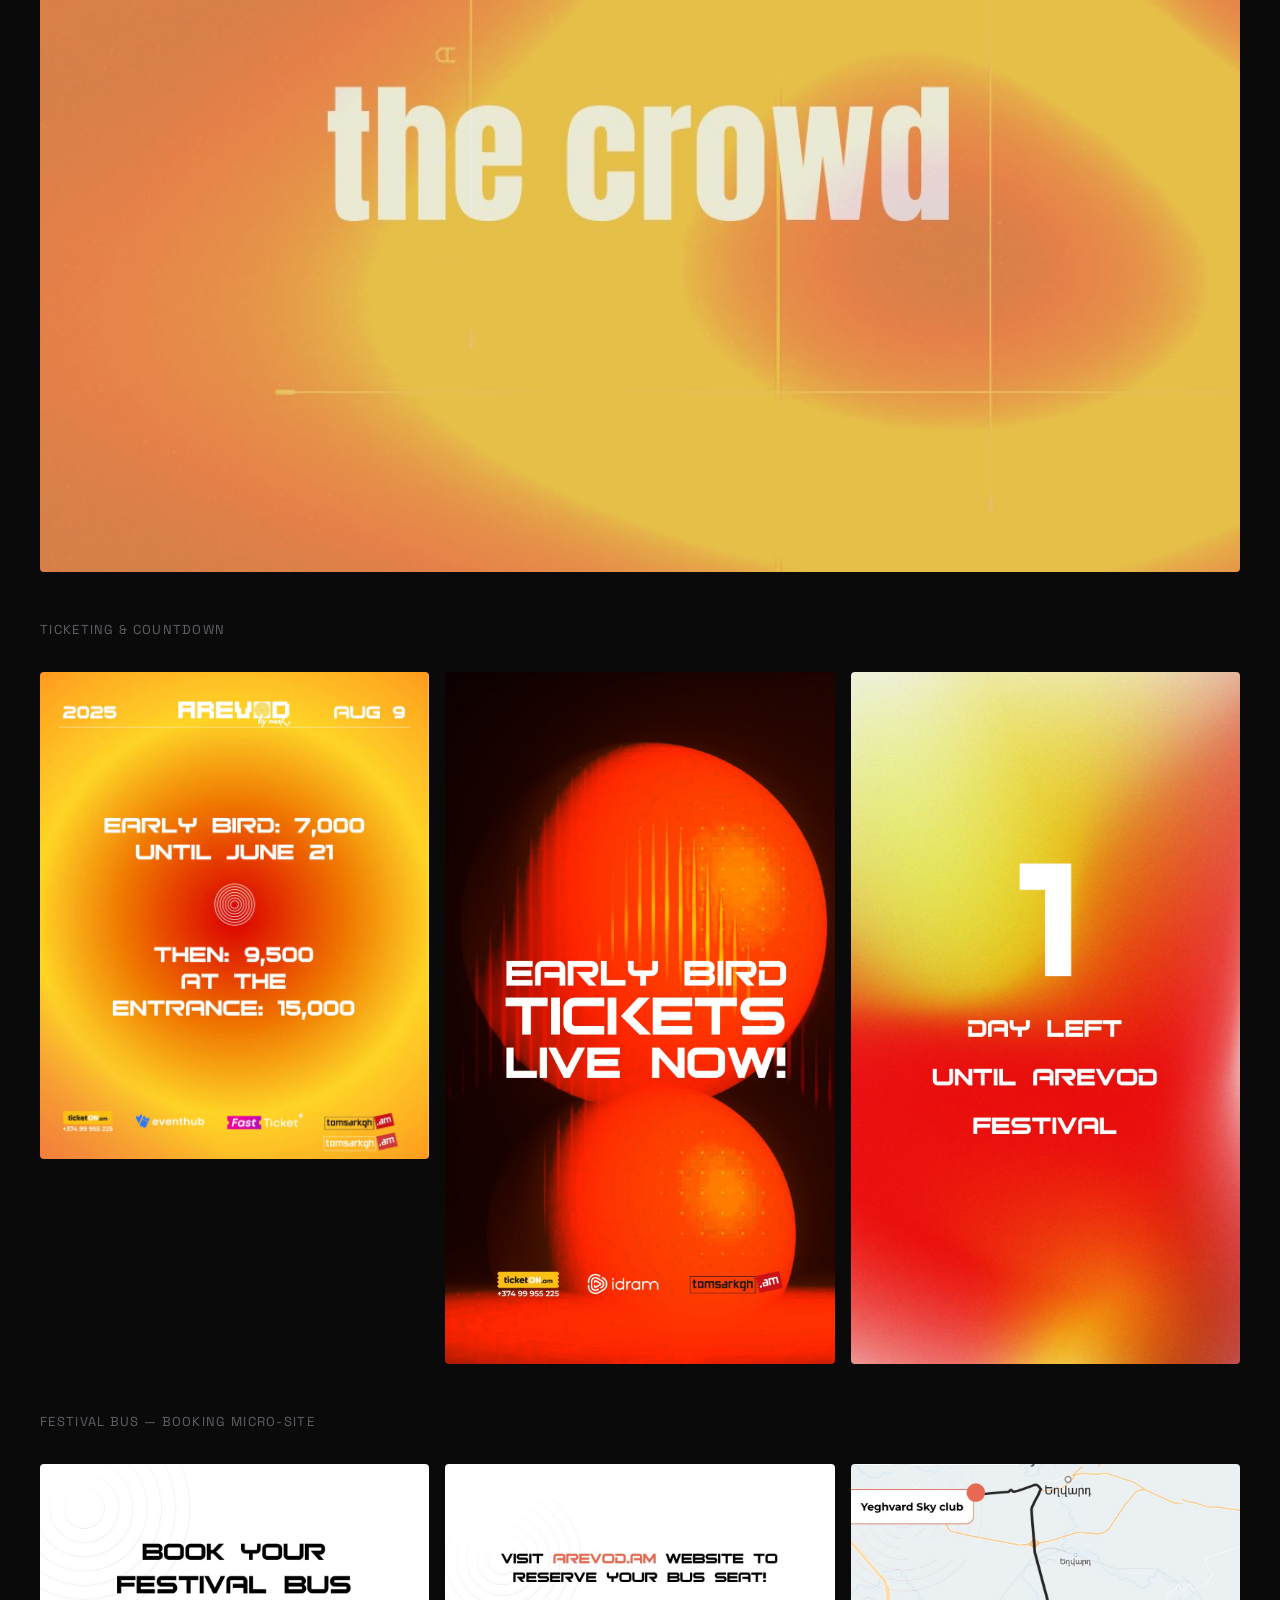
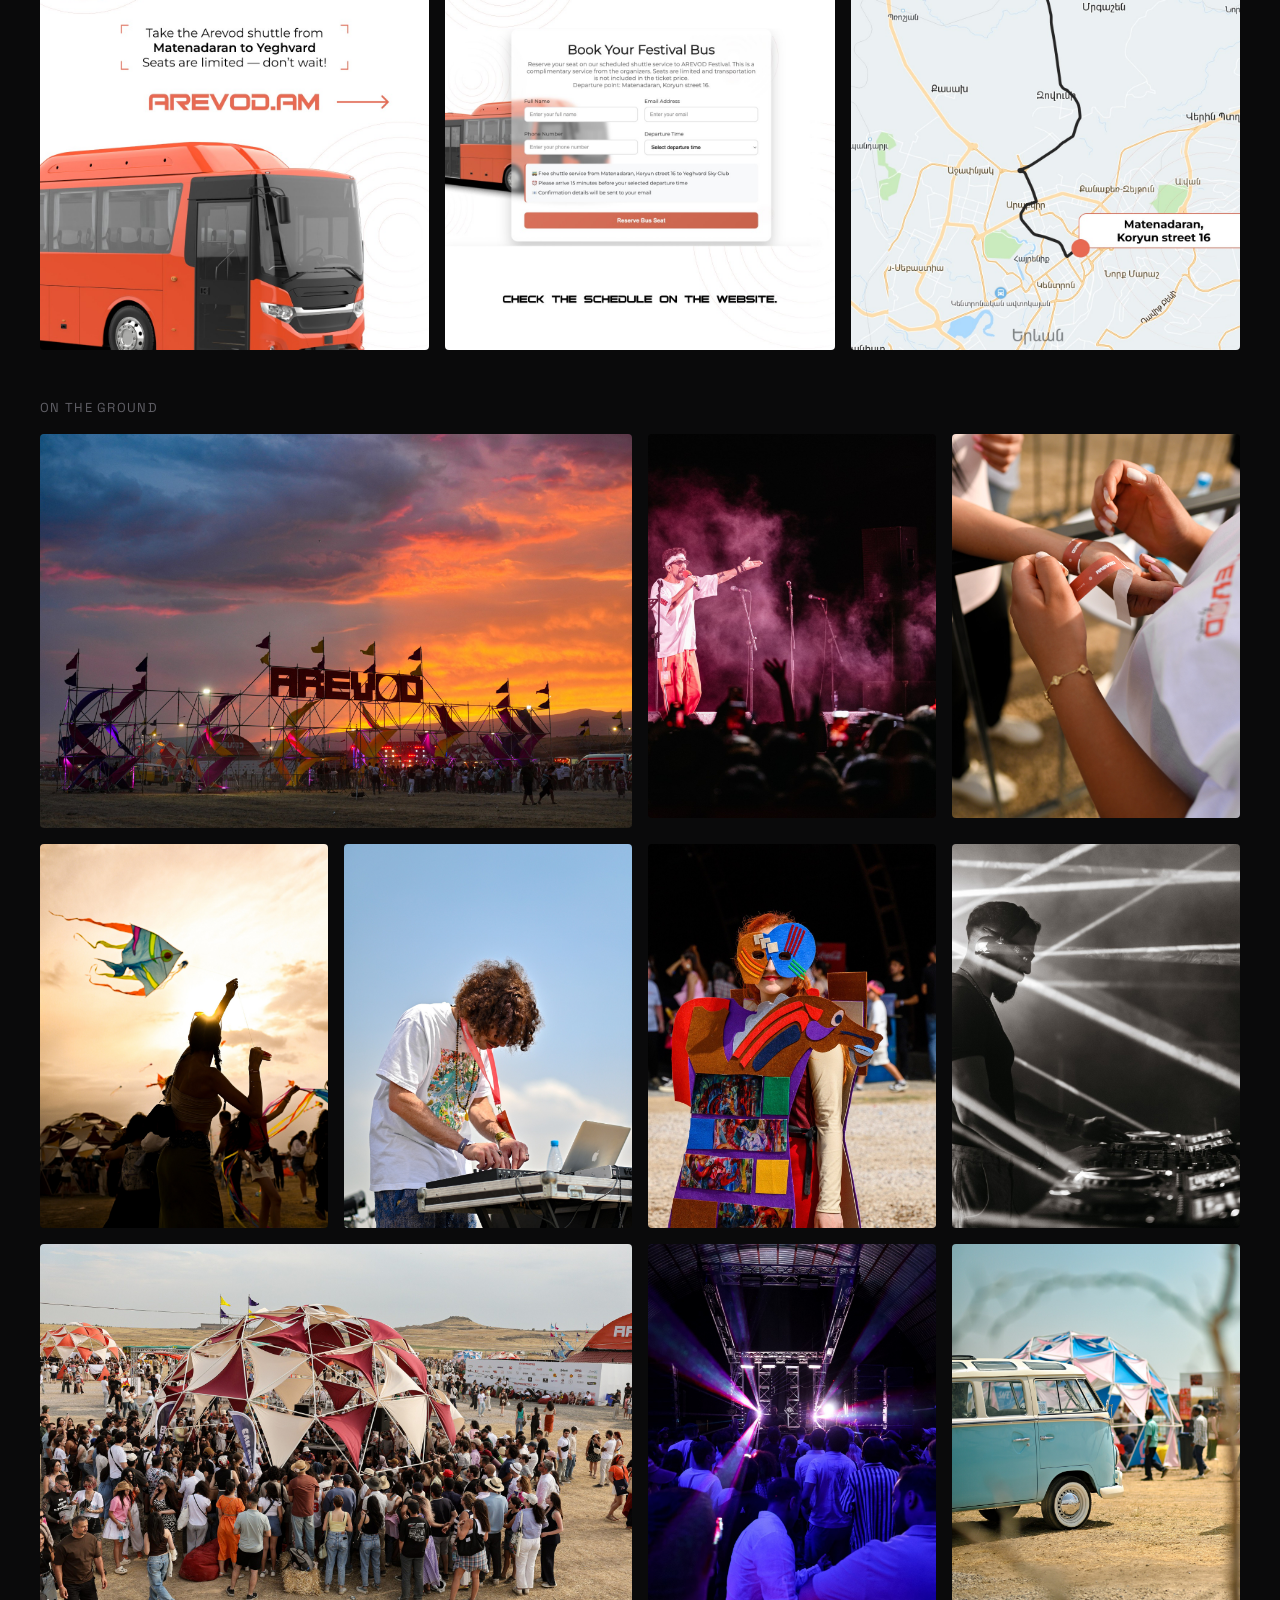
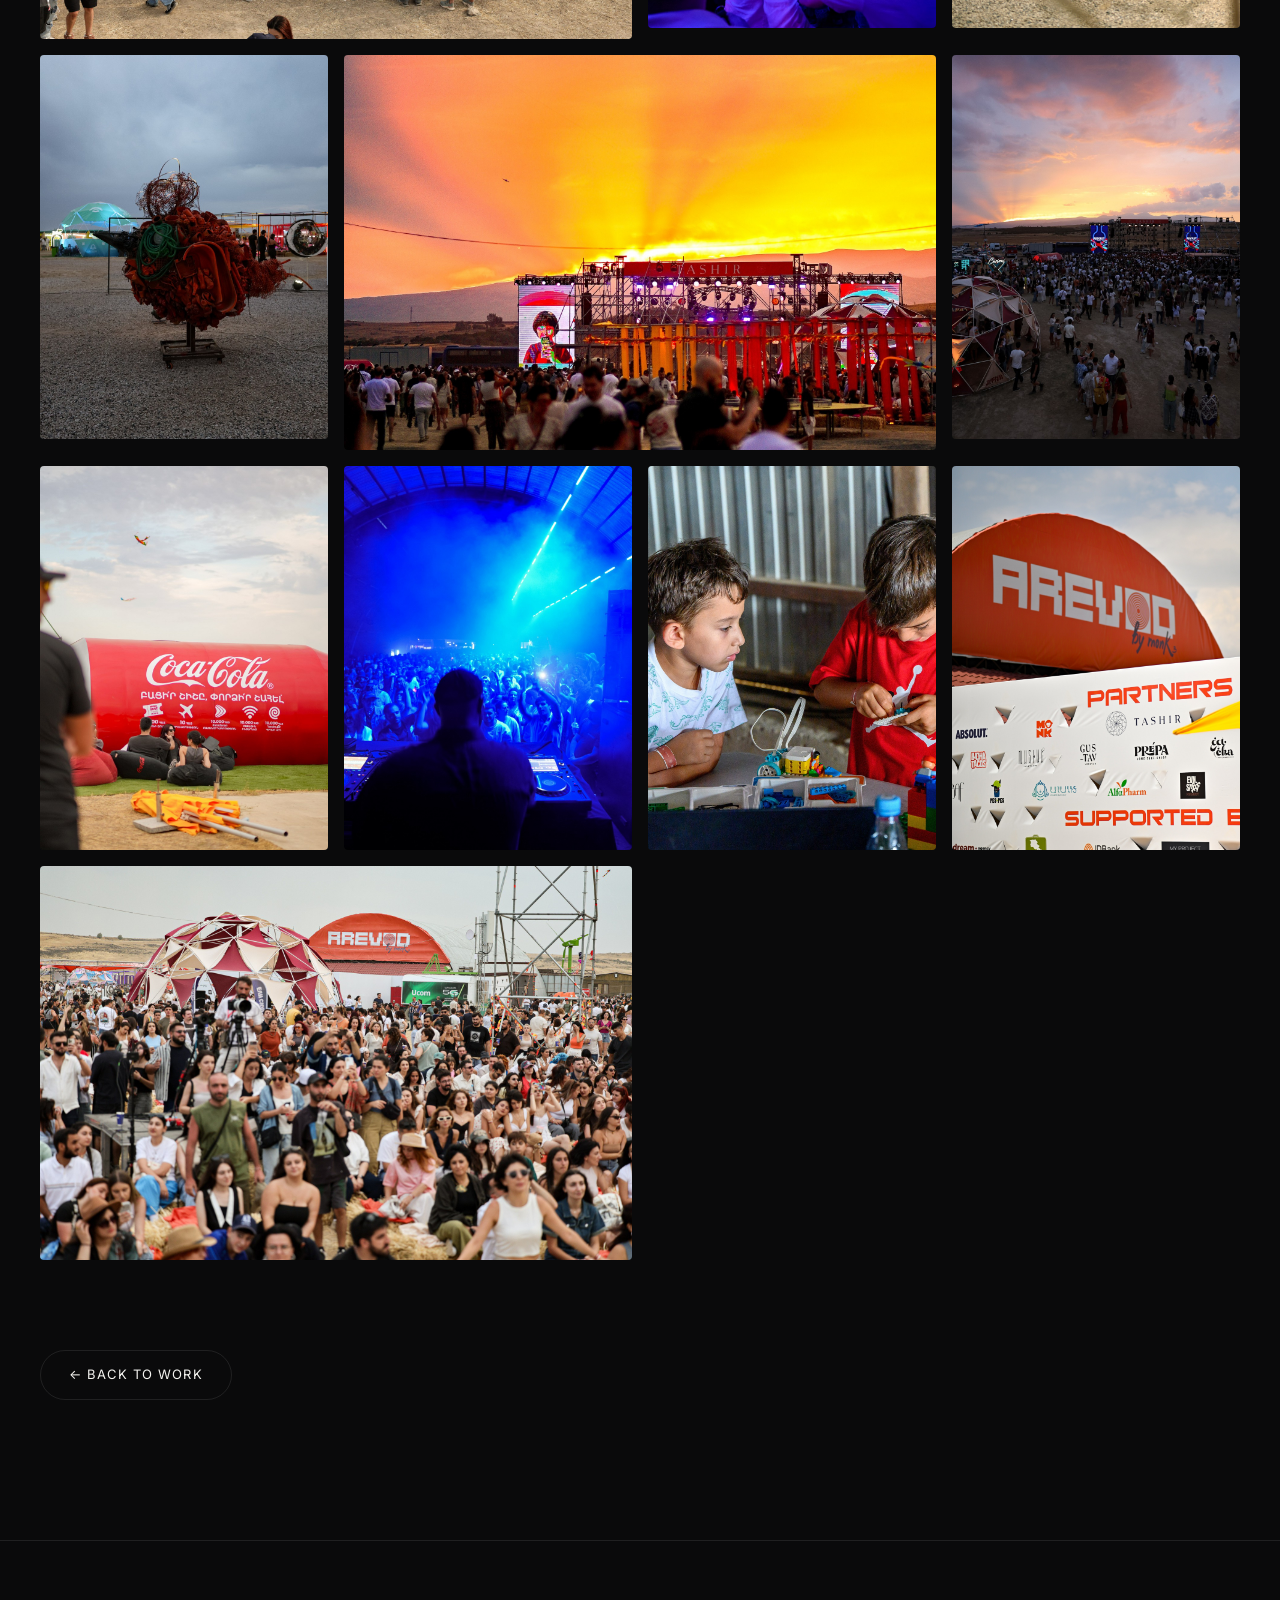
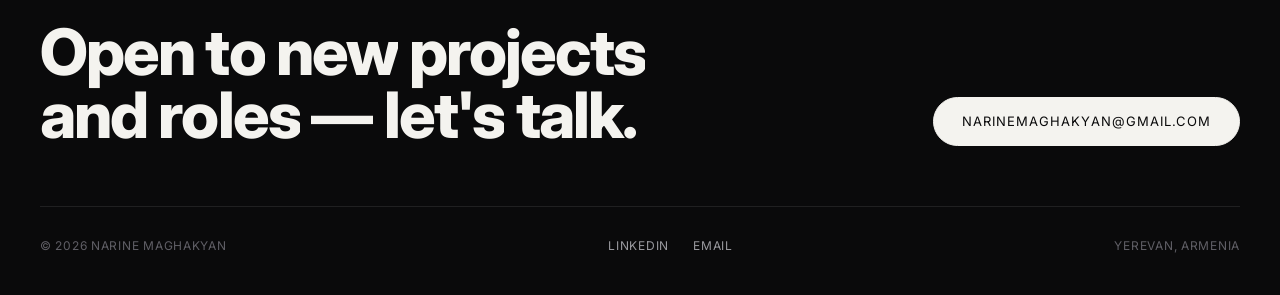
<file: arevod.html>
<!DOCTYPE html>
<html lang="en">
<head>
<meta charset="UTF-8">
<meta name="viewport" content="width=device-width, initial-scale=1.0">
<title>Festival Arevod — Narine Maghakyan</title>
<link rel="stylesheet" href="css/style.css">
<style>
  .pj-block{ margin-top:64px; }
  .pj-block:first-child{ margin-top:0; }
  .pj-hero{ display:grid; grid-template-columns:1fr 1fr; gap:60px; align-items:center; }
  .pj-hero h2{ font-size:clamp(24px,3vw,36px); max-width:560px; }
  .pj-hero p{ color:var(--text-dim); font-size:16px; line-height:1.7; margin-top:18px; max-width:520px; font-family:'Space Grotesk',sans-serif; font-weight:300; }
  .pj-hero img{ width:100%; border-radius:4px; display:block; background:#111; }
  .pj-support{ display:grid; gap:16px; margin-top:32px; }
  .pj-support img{ width:100%; border-radius:4px; display:block; background:#111; }
  .pj-support-3{ grid-template-columns:1fr 1fr 1fr; }
  .pj-support-2{ grid-template-columns:1fr 1fr; }
  .pj-support-wide{ width:100%; border-radius:4px; display:block; margin-top:32px; background:#111; }
  .pj-sub-label{ font-size:13px; text-transform:uppercase; letter-spacing:.1em; color:var(--text-faint); margin:48px 0 16px; font-family:'Space Grotesk',sans-serif; }
  .pj-photogrid{ display:grid; grid-template-columns:repeat(4,1fr); grid-auto-flow:dense; gap:16px; }
  .pj-photogrid img{ width:100%; aspect-ratio:3/4; object-fit:cover; border-radius:4px; display:block; background:#111; }
  .pj-photogrid .pj-wide{ grid-column:span 2; aspect-ratio:3/2; }
  .pj-facts{ display:grid; grid-template-columns:repeat(4,1fr); gap:24px; margin-top:40px; padding-top:32px; border-top:1px solid var(--line); }
  .pj-facts div{ font-size:13px; text-transform:uppercase; letter-spacing:.08em; color:var(--text-faint); margin-bottom:8px; font-family:'Space Grotesk',sans-serif; }
  .pj-facts strong{ display:block; font-size:18px; color:var(--text); font-weight:500; text-transform:none; letter-spacing:0; }
  @media(max-width:900px){
    .pj-hero{ grid-template-columns:1fr; }
    .pj-hero .pj-hero-media{ order:-1; }
    .pj-support-3,.pj-support-2{ grid-template-columns:1fr; }
    .pj-photogrid{ grid-template-columns:repeat(2,1fr); }
    .pj-photogrid .pj-wide{ grid-column:span 2; }
    .pj-facts{ grid-template-columns:1fr 1fr; }
  }
</style>
</head>
<body>

<nav class="site-nav">
  <a href="index.html" class="logo">NARINE<span>.</span>M</a>
  <div class="nav-links">
    <a href="index.html">Work</a>
    <a href="about.html" >About</a>
    <a href="mailto:narinemaghakyan@gmail.com">Contact</a>
  </div>
  <button class="nav-toggle">Menu</button>
</nav>

<header style="padding-top:160px; padding-bottom:40px;">
  <div class="wrap">
    <p class="reveal in" style="text-transform:uppercase; letter-spacing:.14em; font-size:13px; color:var(--text-dim); margin-bottom:20px;">Event Branding &amp; Art Direction</p>
    <h1 class="reveal in" style="font-size:clamp(36px,7vw,88px); max-width:900px;">Festival Arevod</h1>
    <p class="reveal in" style="color:var(--text-dim); font-size:17px; max-width:640px; margin-top:20px;">Armenia's first large-scale festival uniting art, music and food — "Where the sun meets the air, and you meet yourself." Full identity and campaign system for the inaugural edition, from wordmark to ticketing to on-the-ground art direction.</p>

    <div class="pj-facts reveal in">
      <div>Date<strong>Aug 9–10, 2025</strong></div>
      <div>Venue<strong>Yeghvard, Sky Club</strong></div>
      <div>Guests<strong>10,000+</strong></div>
      <div>Format<strong>Open-air festival</strong></div>
    </div>
  </div>
</header>

<section style="padding-top:0;">
  <div class="wrap">

    <div class="pj-block reveal in">
      <div class="pj-hero">
        <div>
          <h2>A sunset-gradient identity built for Armenia's first art, music &amp; food festival.</h2>
          <p>Full identity and campaign system for the inaugural edition: wordmark, sunset-gradient visual language, artist announcements, ticketing campaign, a bus-booking micro-site, and on-the-ground art direction for a 10,000+ guest open-air event in Yeghvard.</p>
        </div>
        <div class="pj-hero-media"><img src="images/arevod-photo-aerial-sunset.jpg" alt="Aerial view of Festival Arevod at sunset — crowd, geodesic domes and main stage"></div>
      </div>

      <div class="pj-sub-label">Brand Identity</div>
      <div class="pj-support pj-support-2">
        <img src="images/arevod-wordmark.jpg" alt="AREVOD by monK wordmark and logo lockup">
        <img src="images/arevod-date-announce.jpg" alt="Festival Arevod 'August 9' save-the-date story graphic">
      </div>

      <div class="pj-sub-label">Campaign &amp; Artist Announcements</div>
      <div class="pj-support pj-support-3">
        <img src="images/arevod-artist-leo.jpg" alt="LEO artist announcement poster, Hangar Stage">
        <img src="images/arevod-artist-socko.jpg" alt="Socko artist announcement poster, Hangar Stage">
        <img src="images/arevod-artist-gorsujyan.jpg" alt="Gor Sujyan artist announcement poster, Art Stage">
      </div>
      <div class="pj-support pj-support-2" style="margin-top:16px;">
        <img src="images/arevod-teaser-guessloc.jpg" alt="Guess the location contest teaser post">
        <img src="images/arevod-teaser-reflection.jpg" alt="'Arevod is a reflection of each of us' campaign teaser">
      </div>
      <img class="pj-support-wide" src="images/arevod-quote-post.jpg" alt="'The music rises weaving through the crowd' mood post">

      <div class="pj-sub-label">Ticketing &amp; Countdown</div>
      <div class="pj-support pj-support-3">
        <img src="images/arevod-ticket-pricing.jpg" alt="Ticket pricing story — early bird, standard and entrance rates">
        <img src="images/arevod-tickets-live.jpg" alt="'Early bird tickets live now' announcement story">
        <img src="images/arevod-countdown-1day.jpg" alt="'1 day left' countdown story">
      </div>

      <div class="pj-sub-label">Festival Bus — Booking Micro-site</div>
      <div class="pj-support pj-support-3">
        <img src="images/arevod-bus-landing.jpg" alt="Festival bus booking landing page mockup">
        <img src="images/arevod-bus-form.jpg" alt="Festival bus booking form mockup">
        <img src="images/arevod-bus-map.jpg" alt="Festival bus route map, Matenadaran to Yeghvard Sky Club">
      </div>

      <div class="pj-sub-label">On the Ground</div>
      <div class="pj-photogrid">
        <img class="pj-wide" src="images/arevod-photo-sign-sunset.jpg" alt="AREVOD entrance sign silhouetted against a dramatic sunset">
        <img src="images/arevod-photo-rapper-stage.jpg" alt="Performer on stage in pink smoke">
        <img src="images/arevod-photo-dome-crowd.jpg" alt="Crowd gathered around the geodesic DJ dome">
        <img src="images/arevod-photo-kite.jpg" alt="Festival-goer flying a fish-shaped kite at sunset">
        <img src="images/arevod-photo-wristband.jpg" alt="Close-up of hands fastening an AREVOD wristband">
        <img src="images/arevod-photo-costume.jpg" alt="Festival-goers in handmade art costumes and masks">
        <img src="images/arevod-photo-dj-bw.jpg" alt="Black and white portrait of a DJ under laser lights">
        <img class="pj-wide" src="images/arevod-photo-vwvan.jpg" alt="Vintage VW van parked by the pastel geodesic market domes">
        <img src="images/arevod-photo-kids-workshop.jpg" alt="Children at a festival creative workshop">
        <img src="images/arevod-photo-stage-night.jpg" alt="Main stage lit red at night with sacred-geometry visuals">
        <img src="images/arevod-photo-art-sculpture.jpg" alt="Recycled-materials sculpture installation at dusk">
        <img class="pj-wide" src="images/arevod-photo-sunset-walk.jpg" alt="Crowd walking toward the Tashir stage at golden-hour sunset">
        <img src="images/arevod-photo-dj-portrait.jpg" alt="DJ setting up on a laptop against a clear blue sky">
        <img src="images/arevod-photo-cocacola.jpg" alt="Coca-Cola branded activation tunnel with festival-goers">
        <img src="images/arevod-photo-tunnel-blue.jpg" alt="Blue-lit laser tunnel with the crowd facing the DJ booth">
        <img src="images/arevod-photo-tunnel-pink.jpg" alt="Pink and purple laser tunnel packed with festival-goers">
        <img class="pj-wide" src="images/arevod-photo-aerial-day.jpg" alt="Aerial daytime view of the crowd and AREVOD dome entrance">
        <img src="images/arevod-photo-sign-partners.jpg" alt="AREVOD sign above the festival partners and sponsors board">
      </div>
    </div>

    <div class="reveal in" style="margin-top:90px;">
      <a href="index.html" class="btn cursor-hover">← Back to Work</a>
    </div>

  </div>
</section>

<footer class="site-footer">
  <div class="wrap">
    <div class="footer-top reveal in">
      <h2>Open to new projects and roles — let's talk.</h2>
      <a href="mailto:narinemaghakyan@gmail.com" class="btn btn-solid cursor-hover">narinemaghakyan@gmail.com</a>
    </div>
    <div class="footer-bottom">
      <span>© 2026 Narine Maghakyan</span>
      <div class="footer-socials">
        <a href="https://www.linkedin.com/in/narine-maghakyan-design/" target="_blank" rel="noopener">LinkedIn</a>
        <a href="mailto:narinemaghakyan@gmail.com">Email</a>
      </div>
      <span>Yerevan, Armenia</span>
    </div>
  </div>
</footer>

<script src="js/main.js"></script>
</body>
</html>
</file>
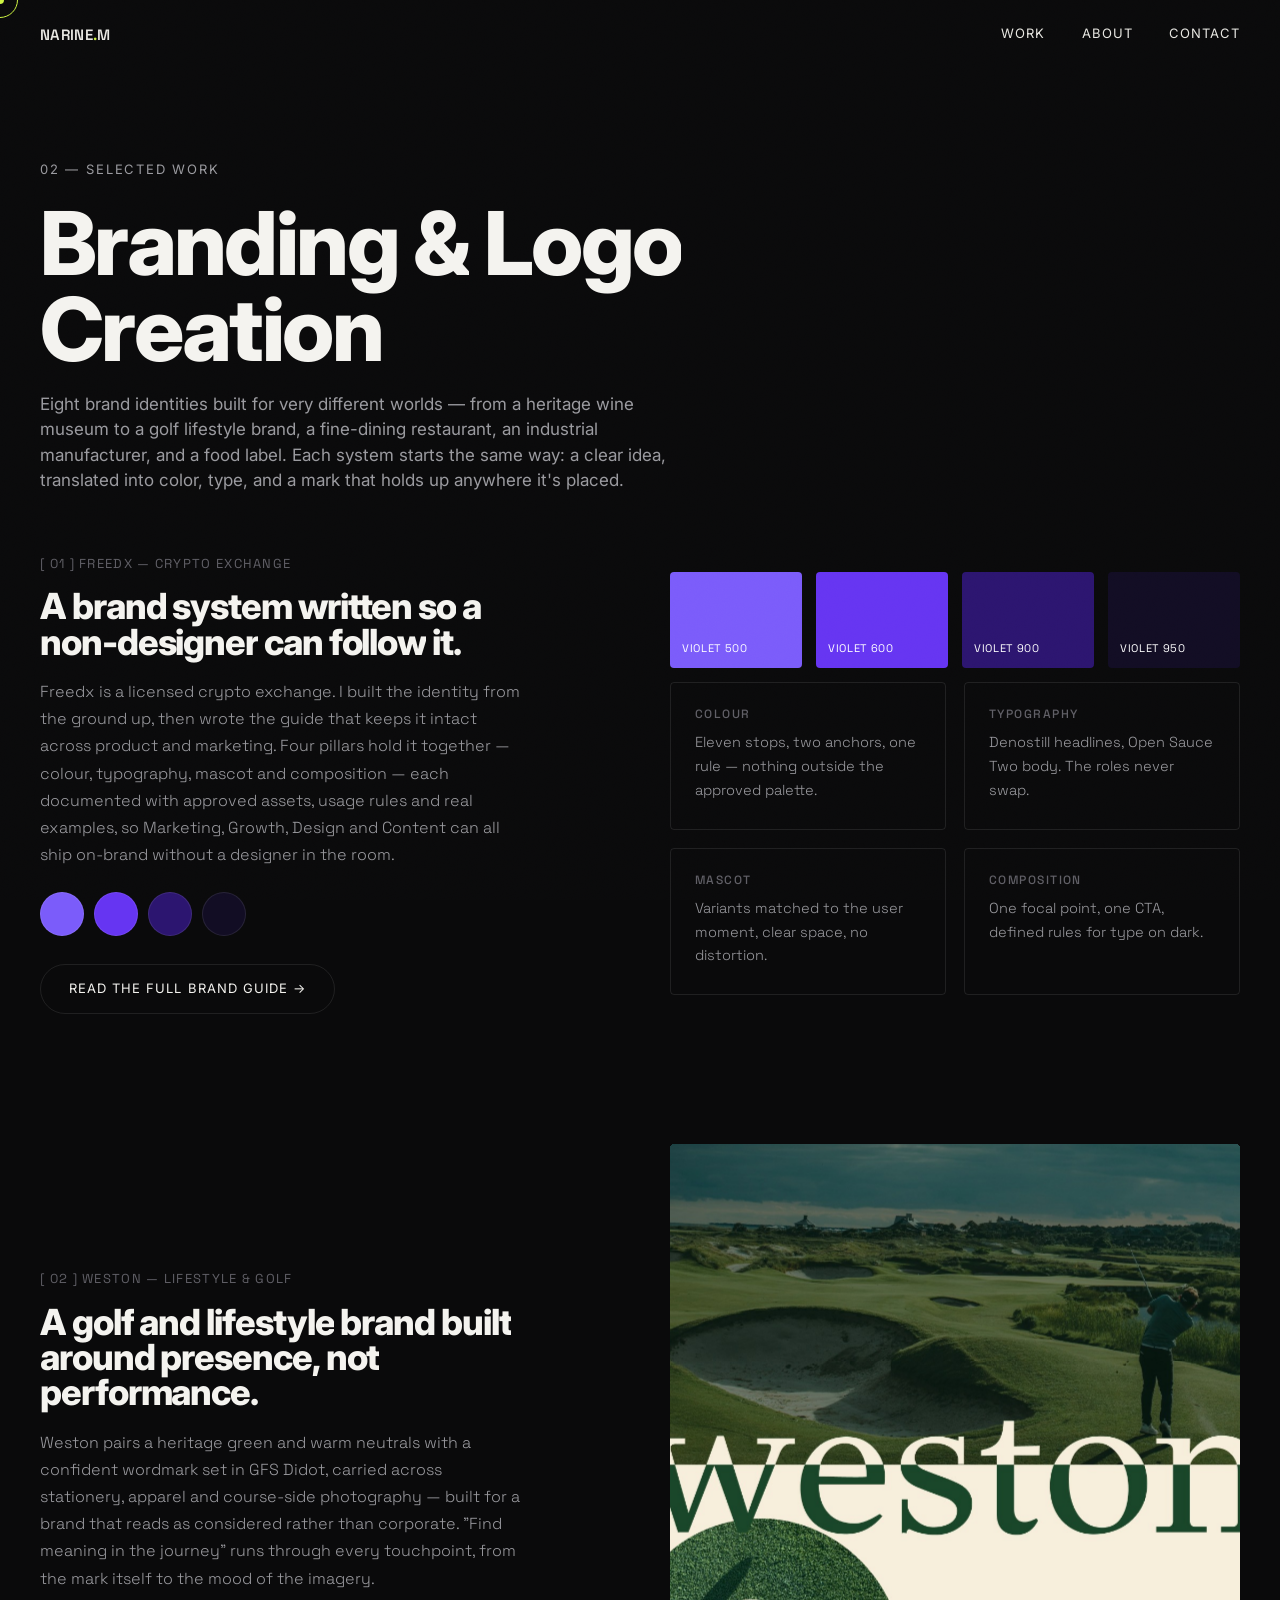
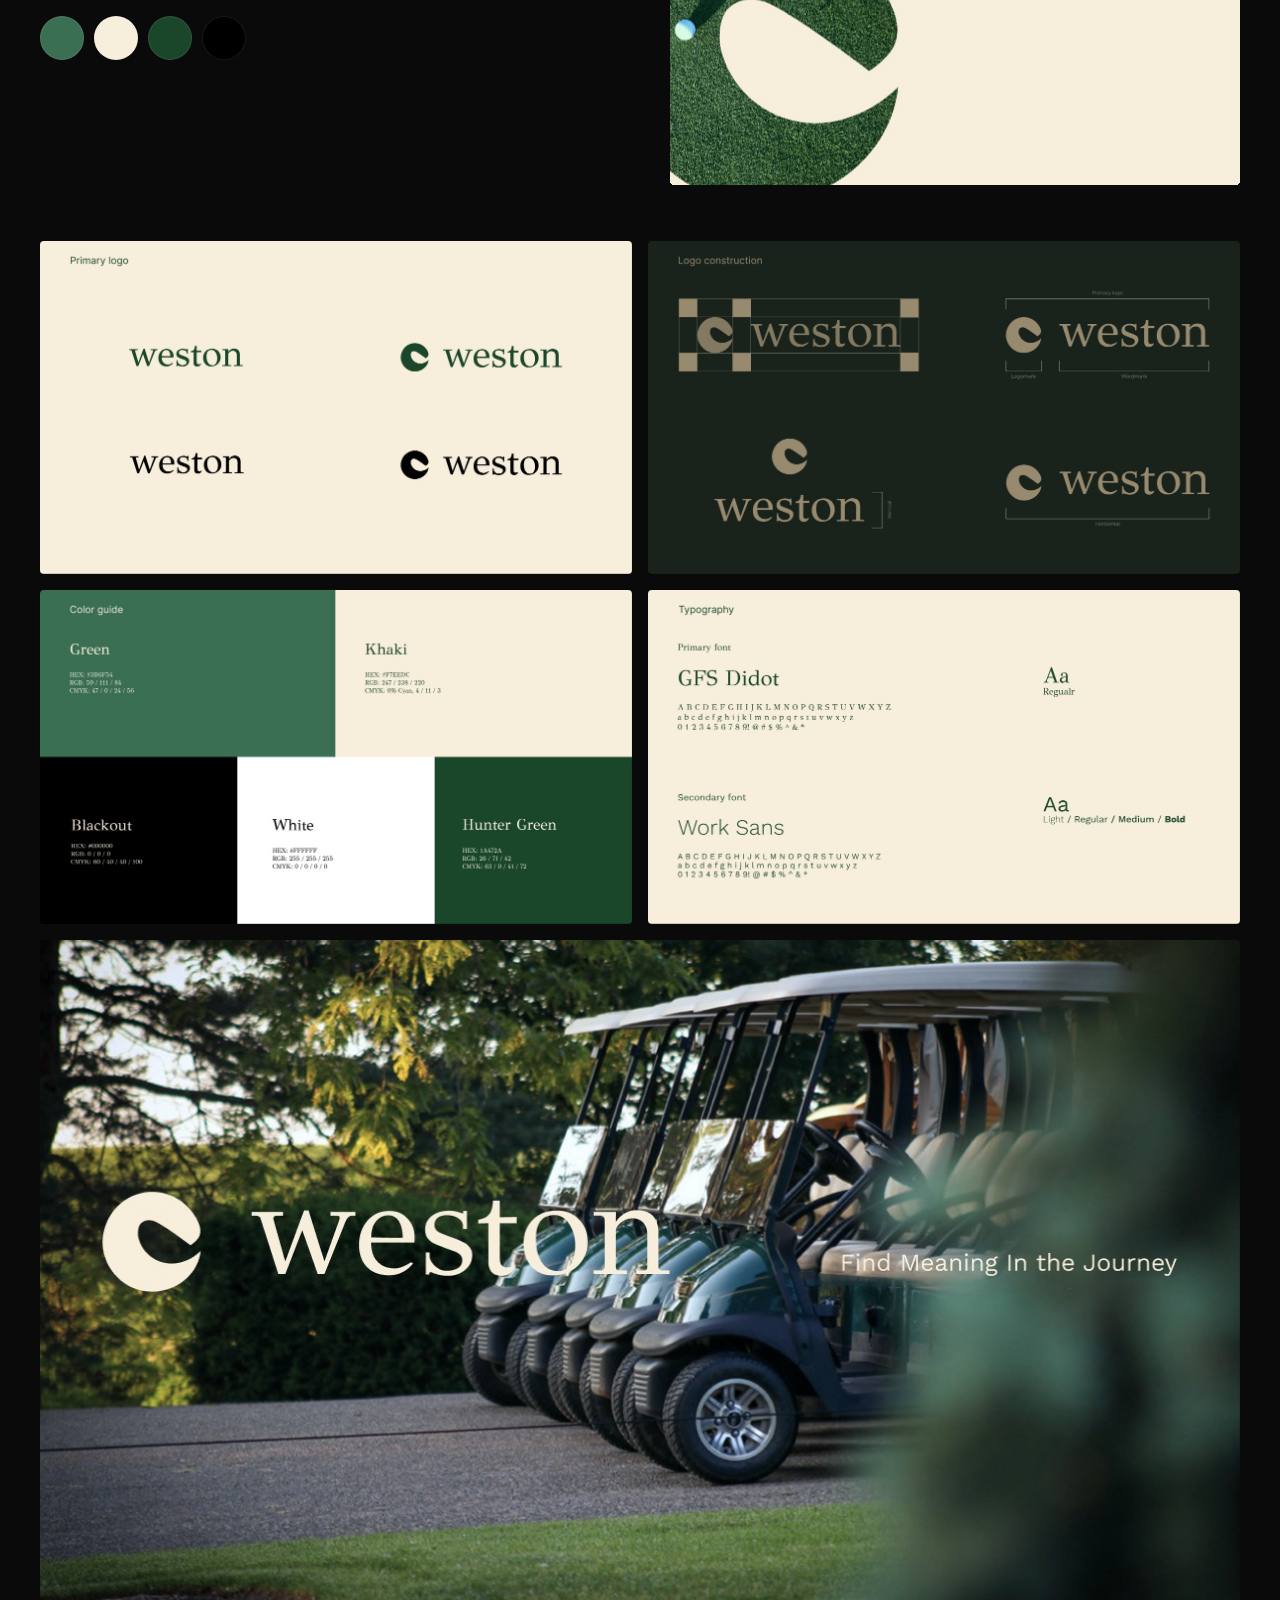
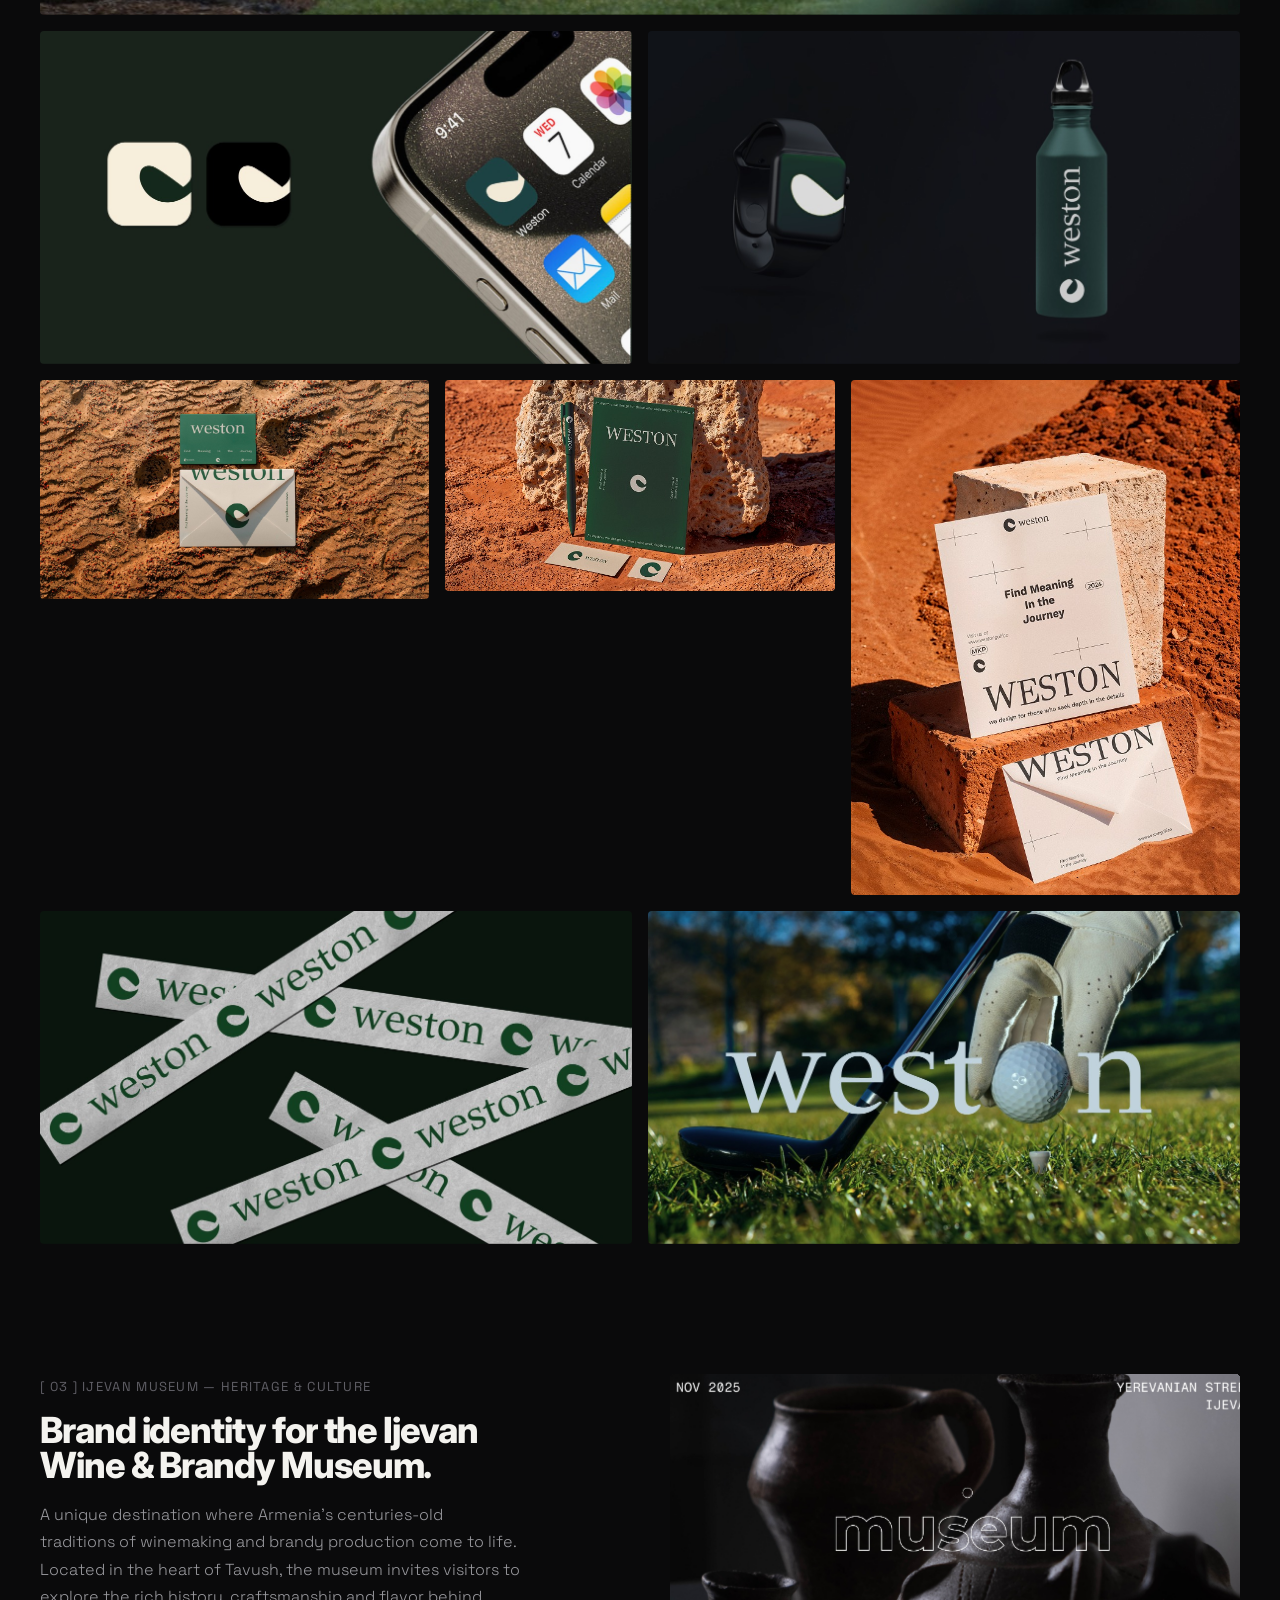
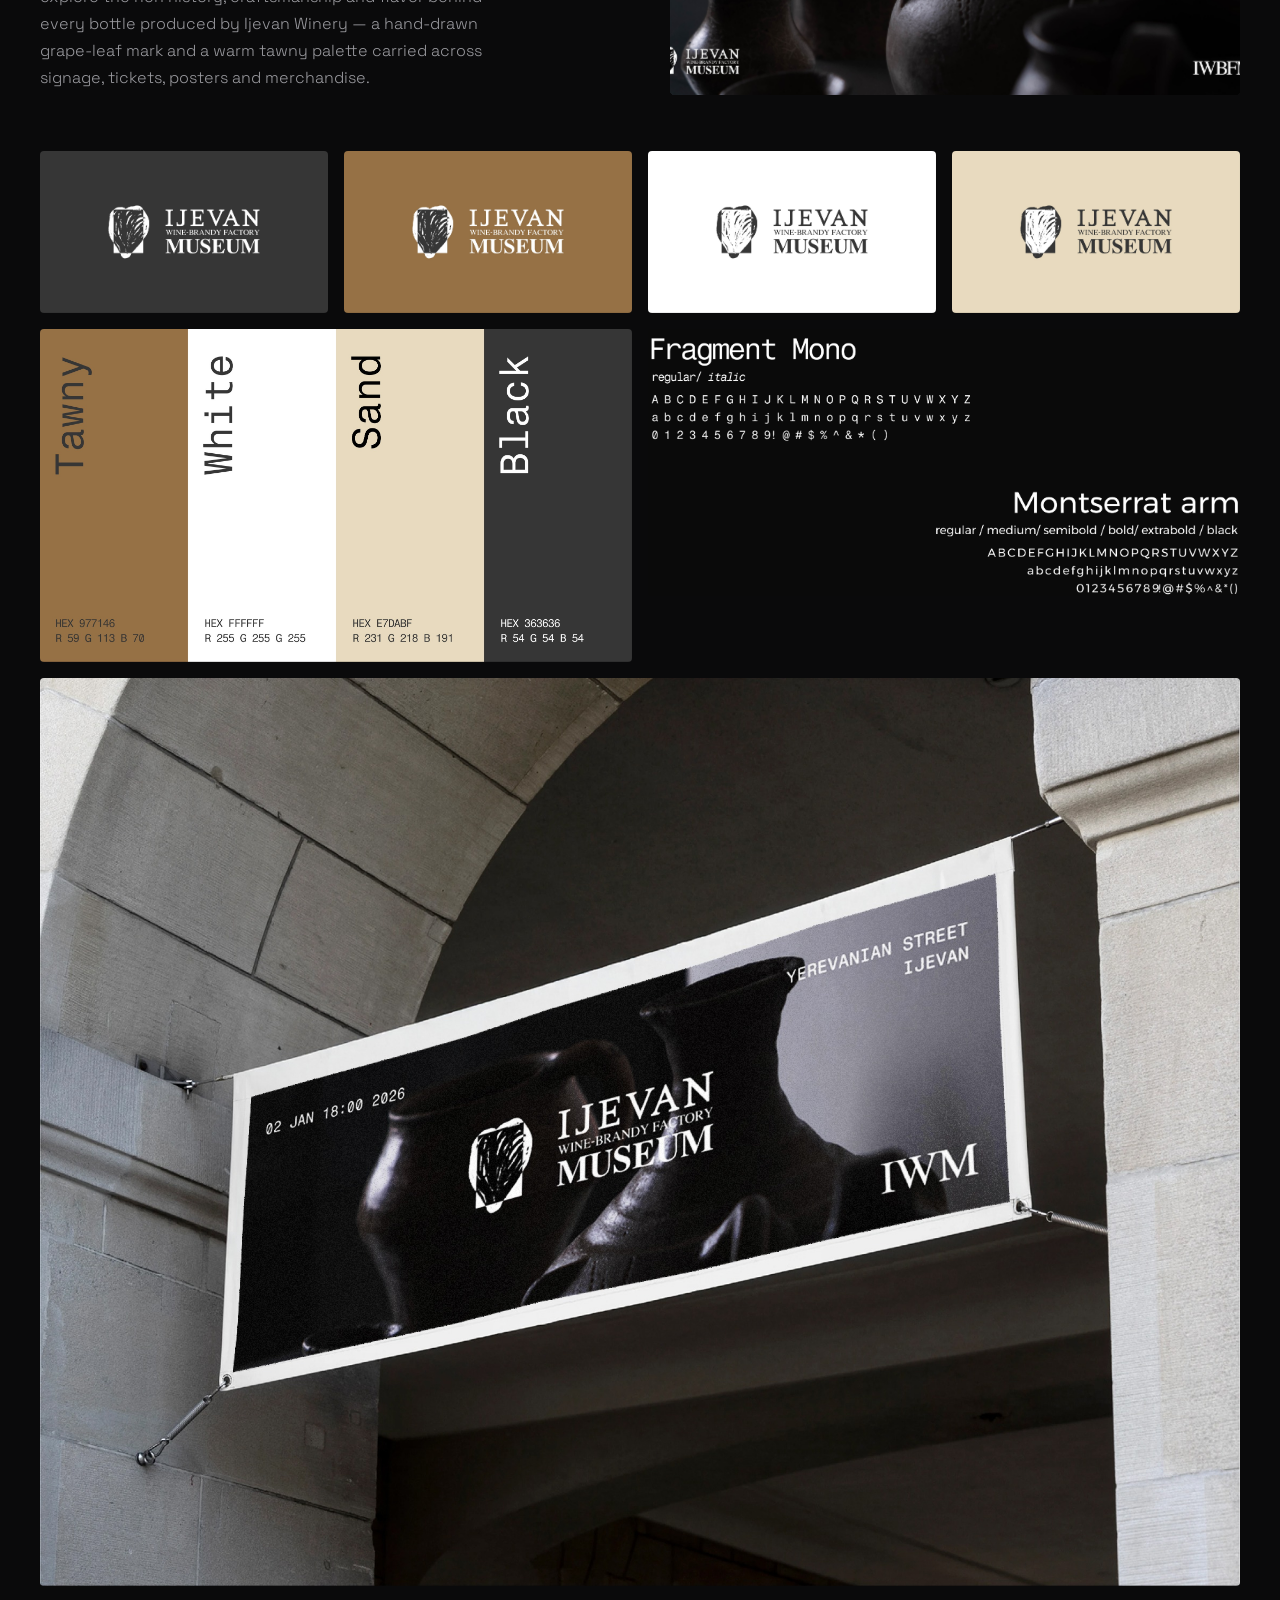
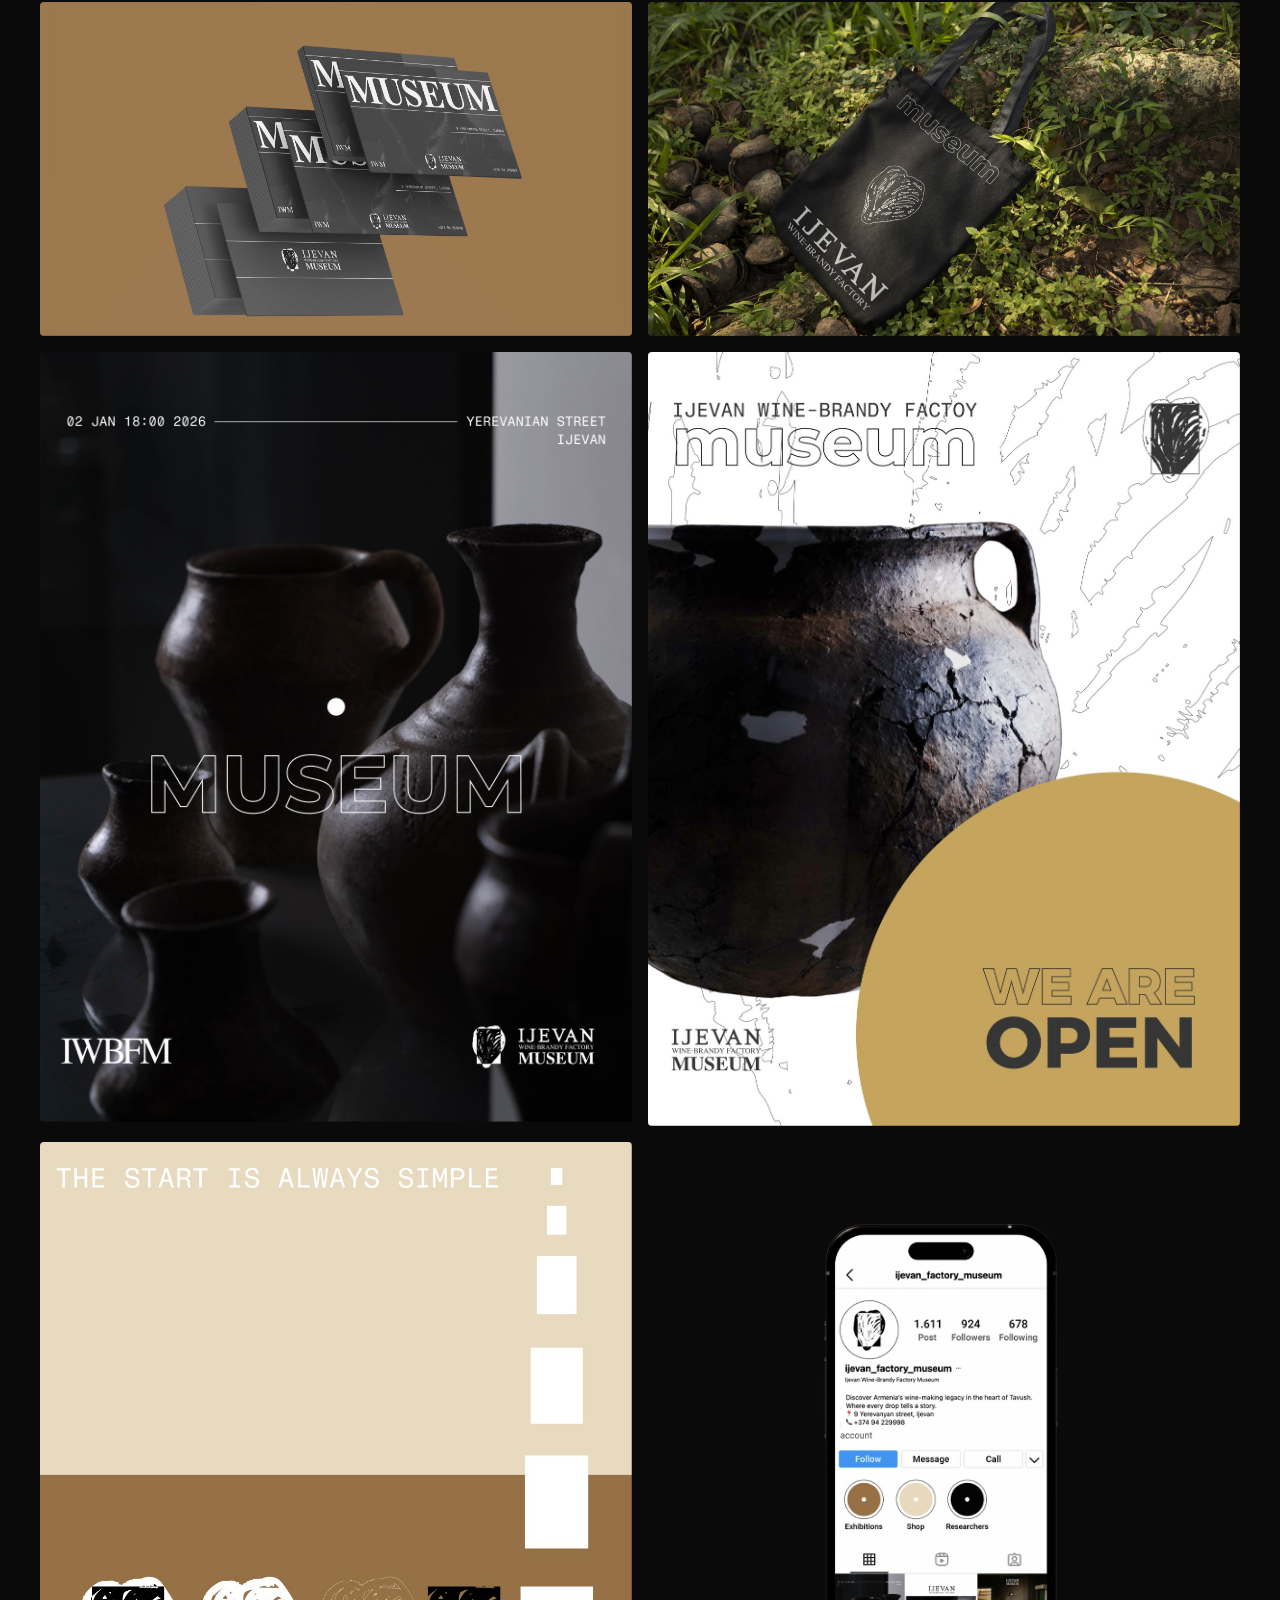
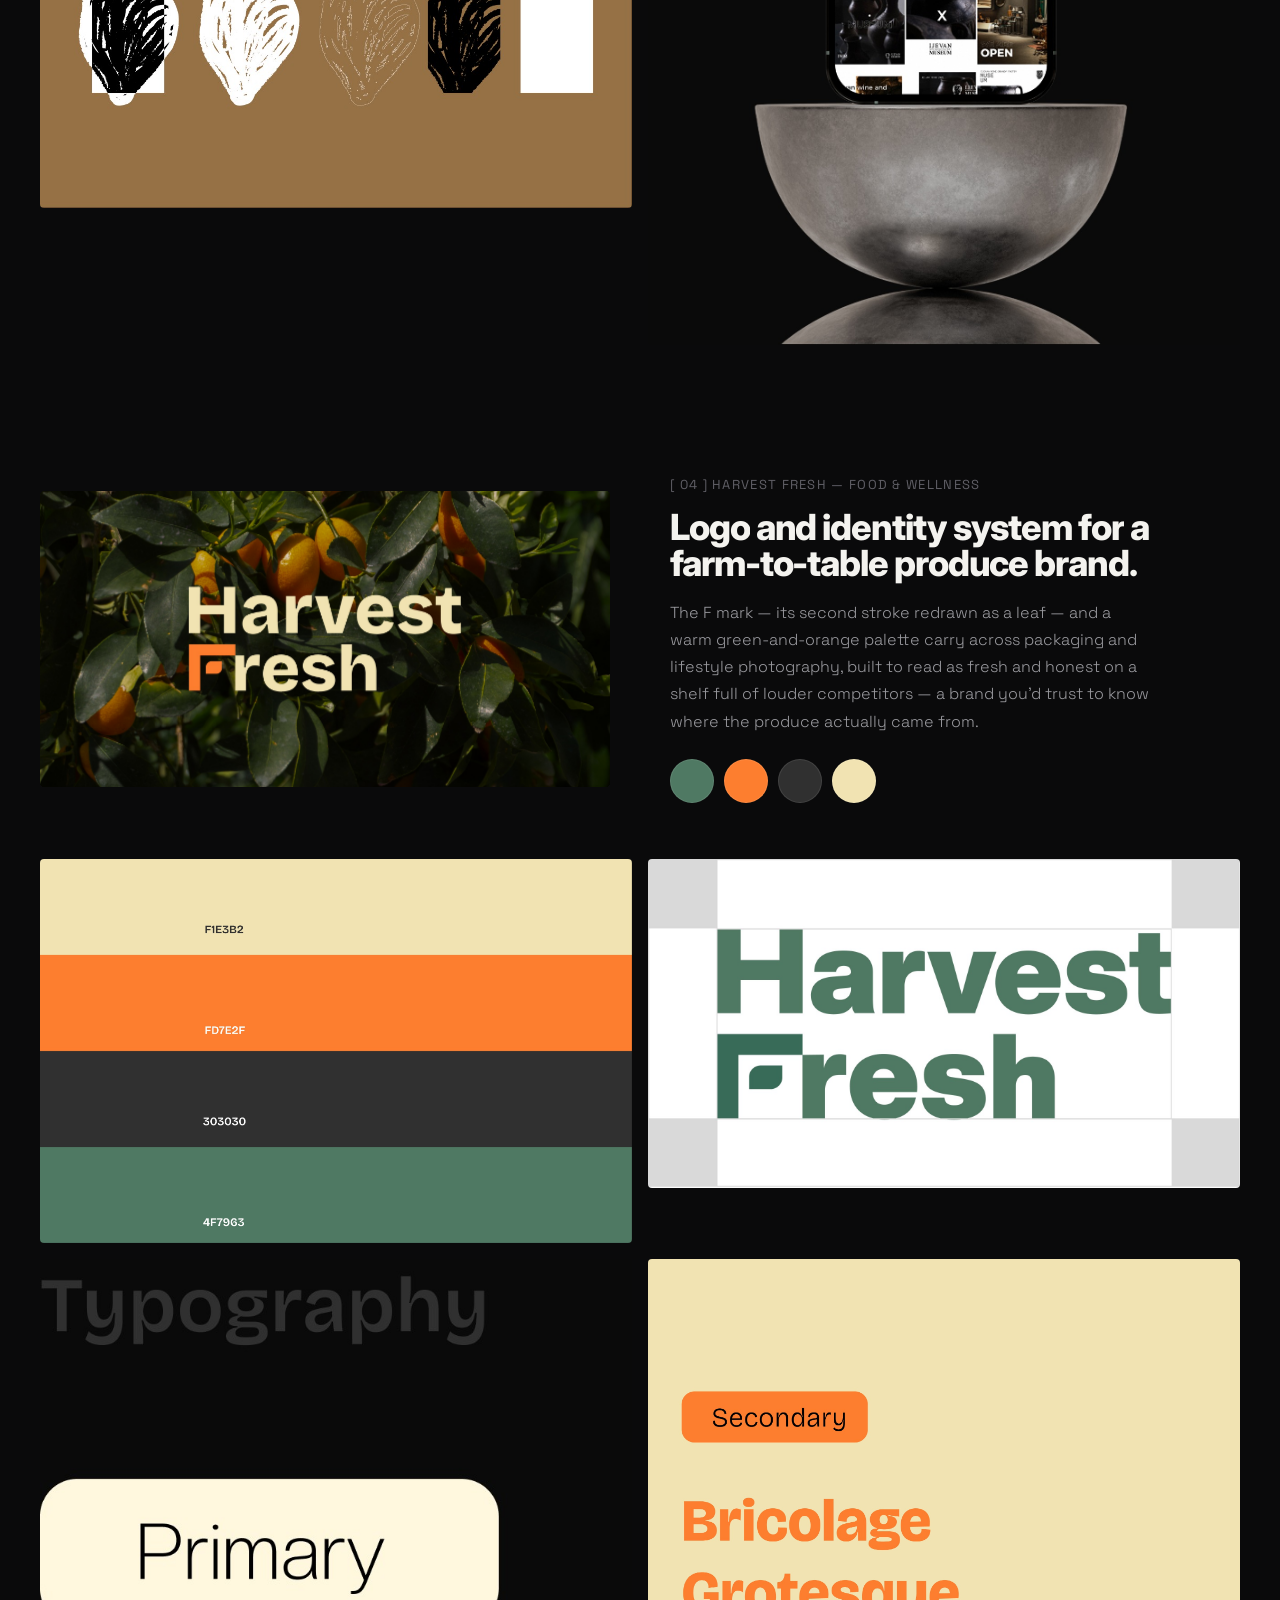
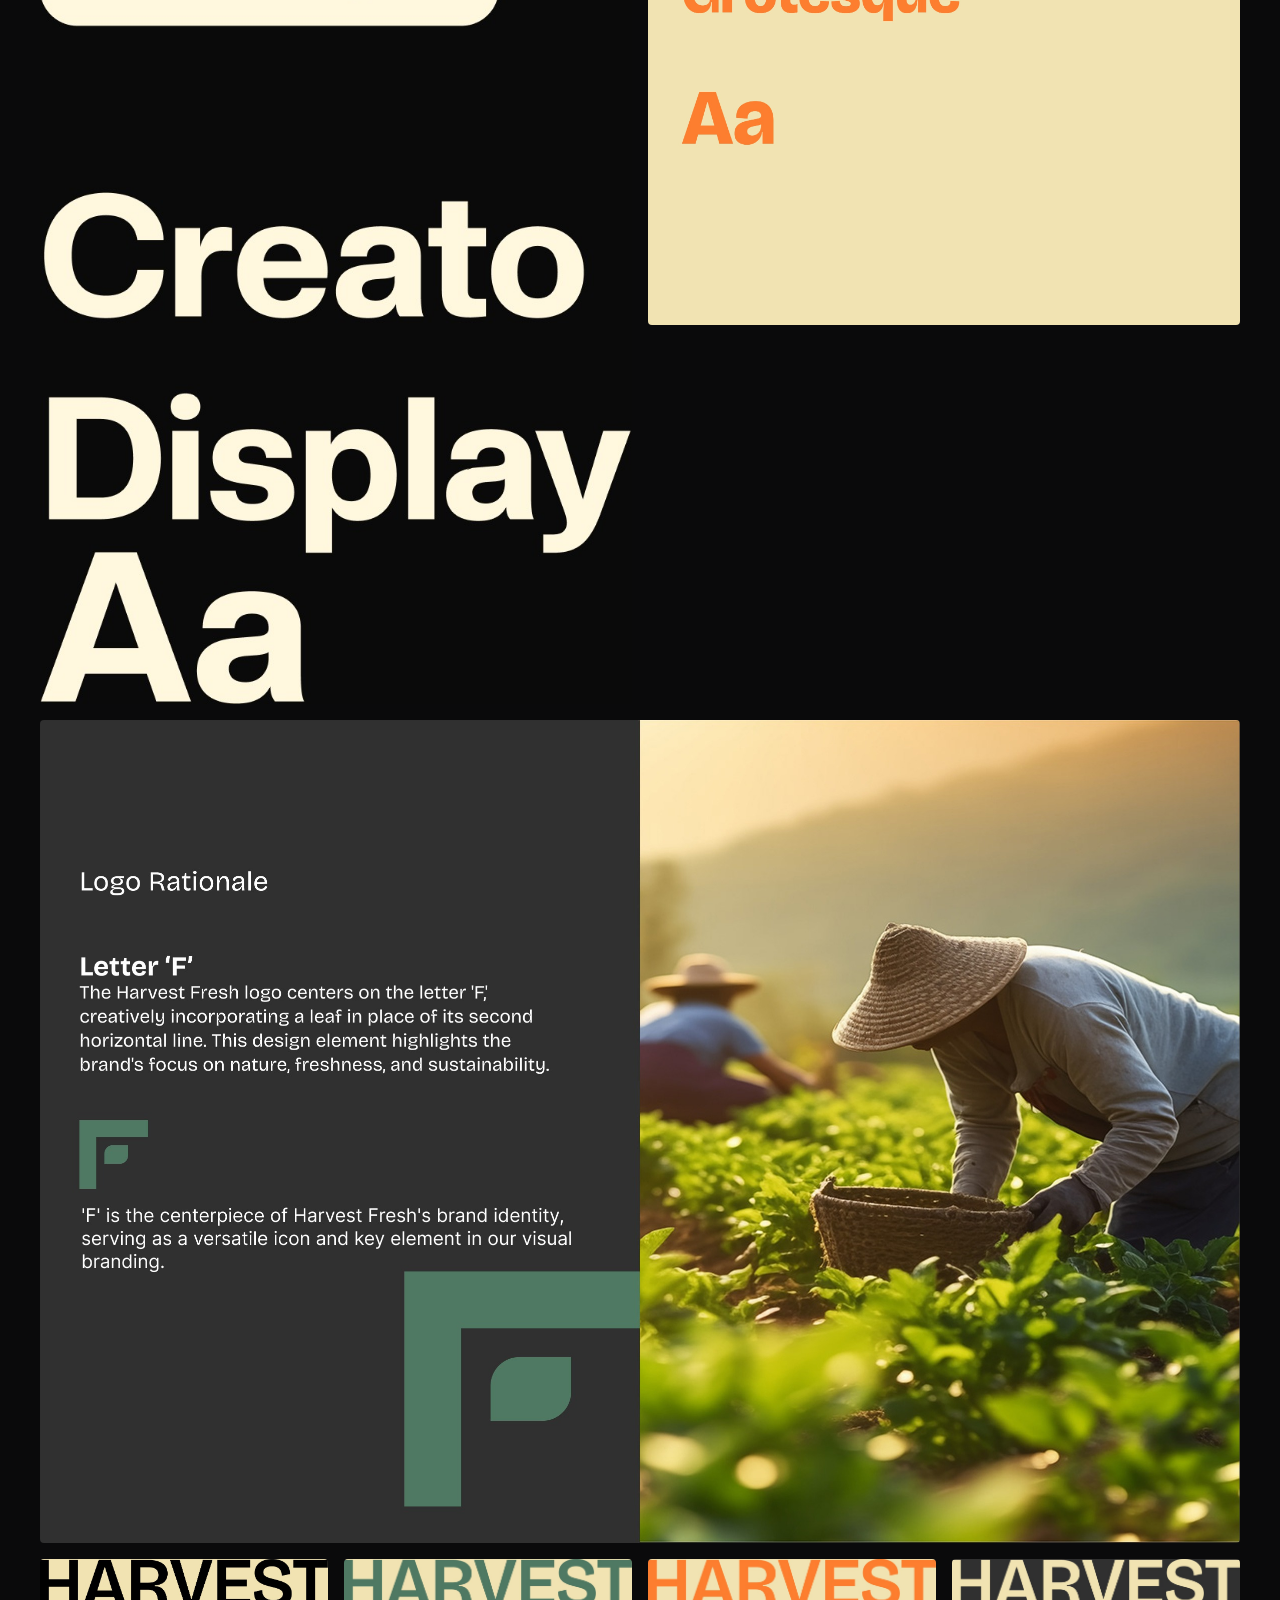
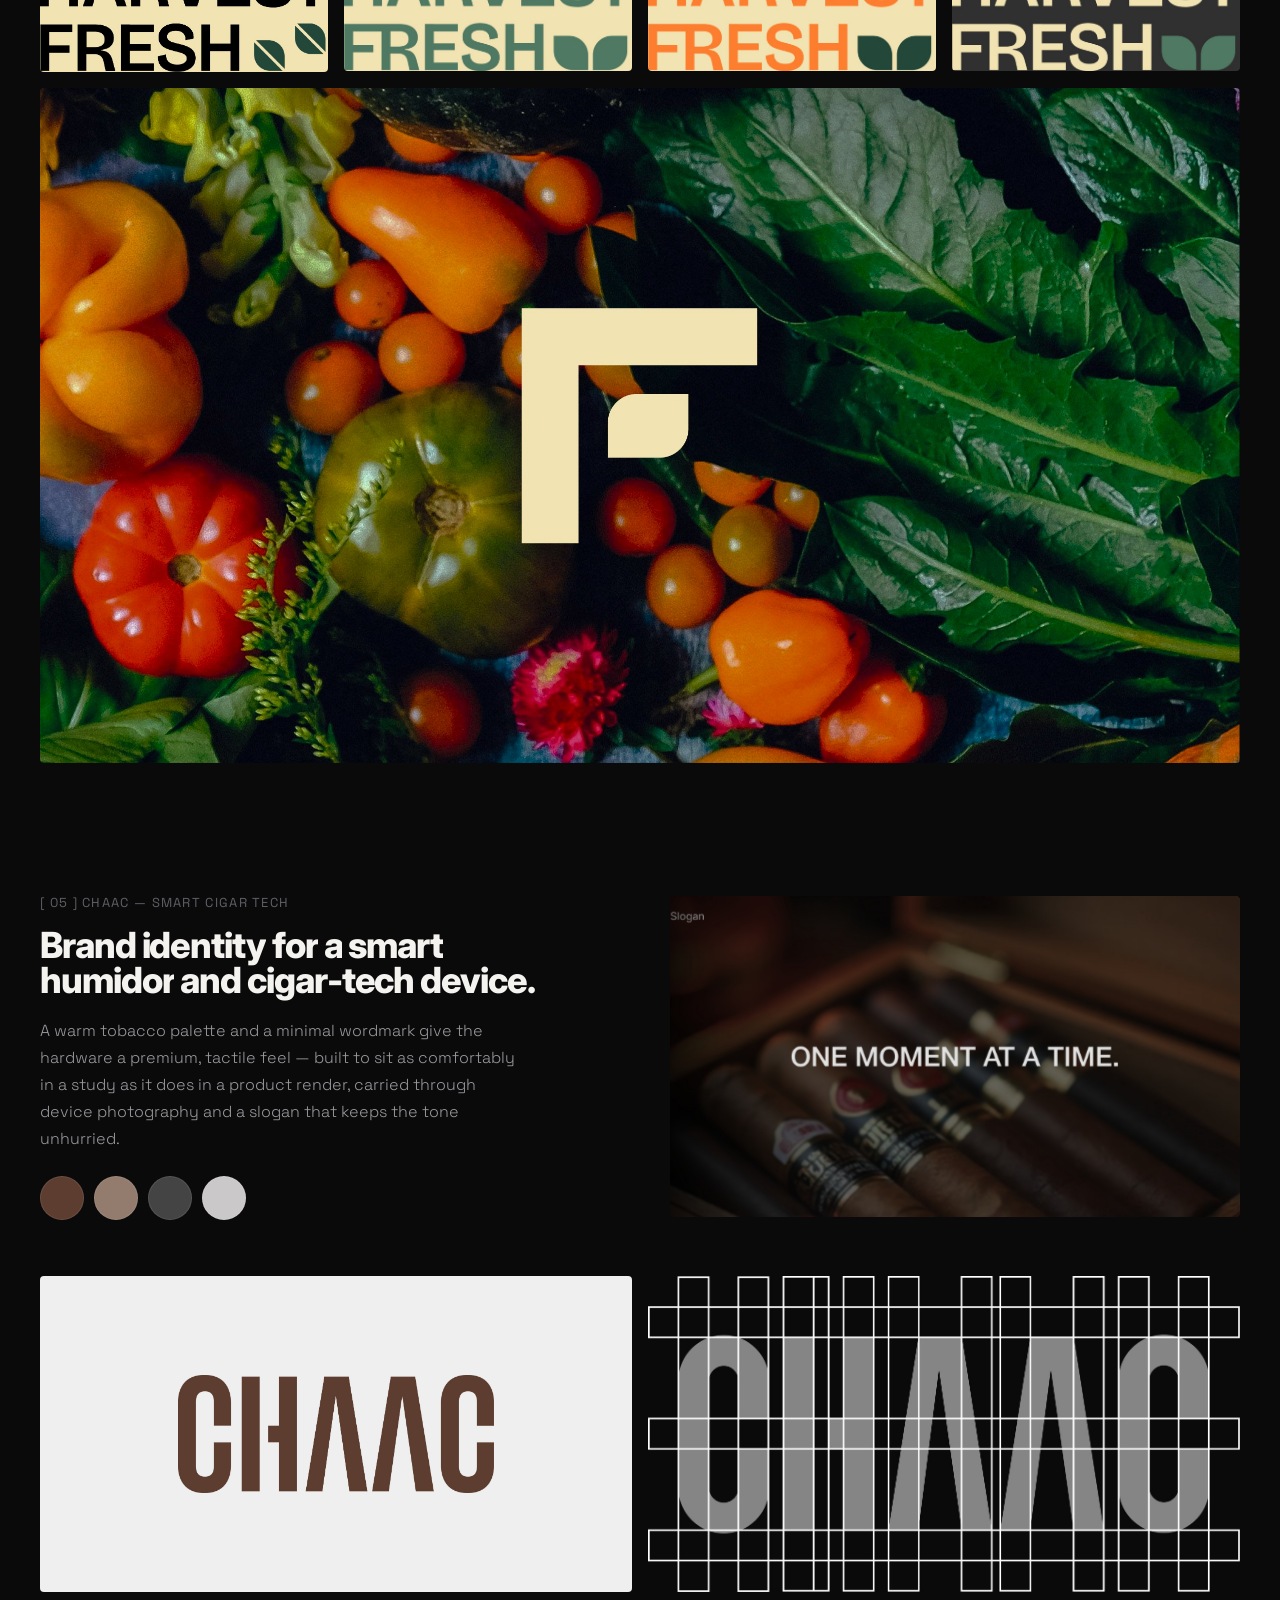
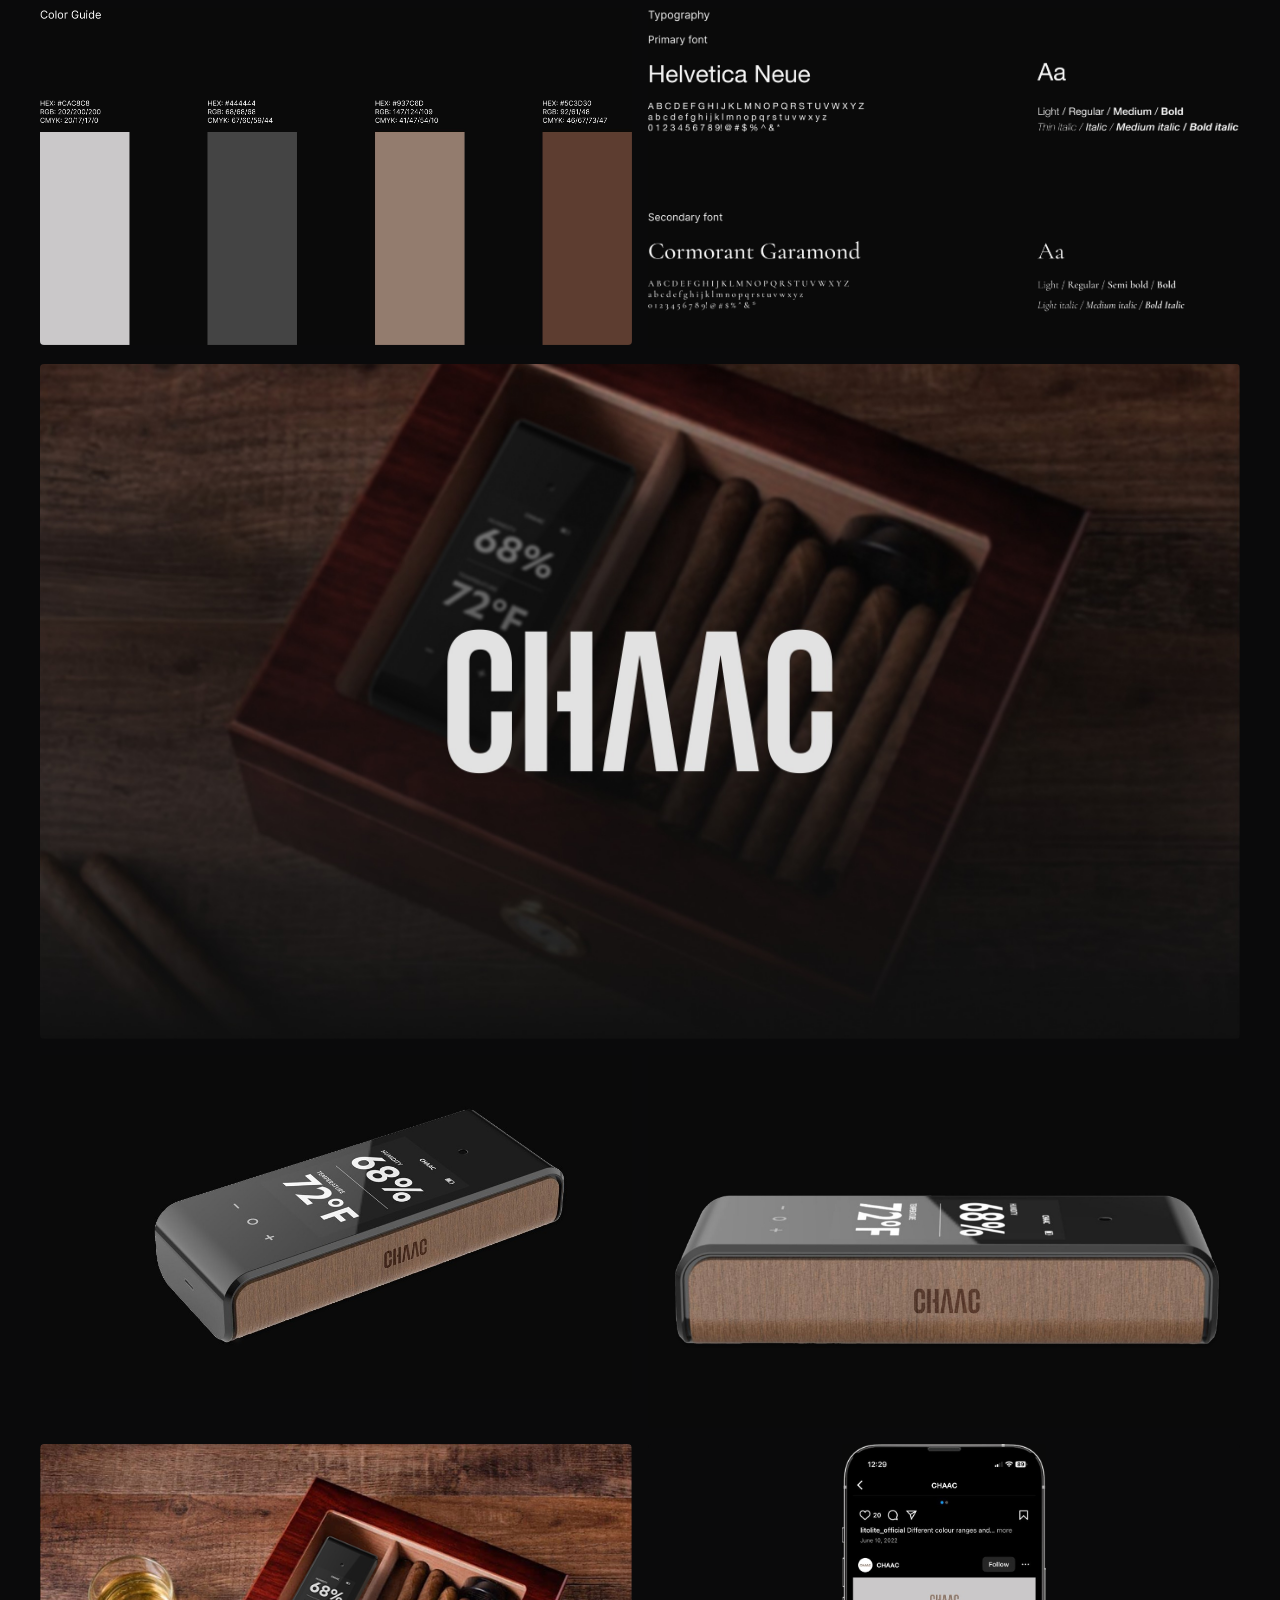
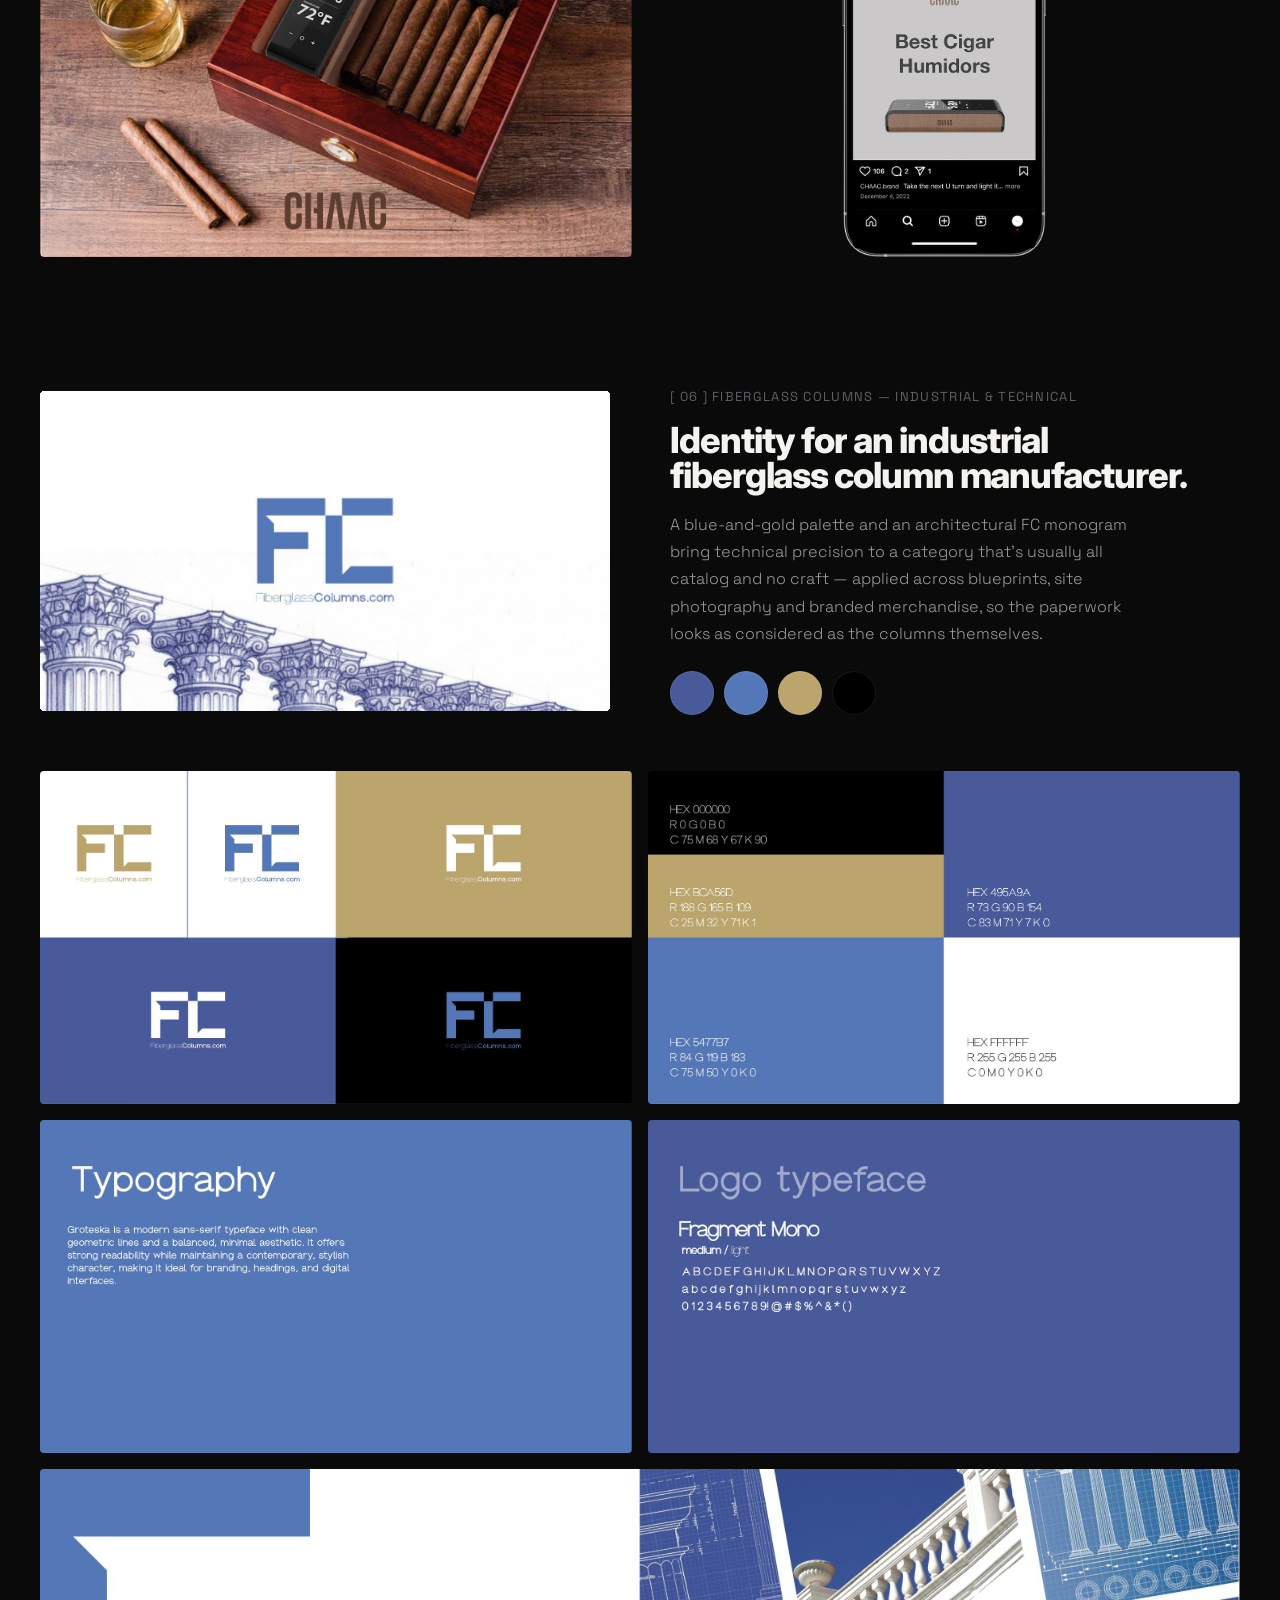
<file: branding.html>
<!DOCTYPE html>
<html lang="en">
<head>
<meta charset="UTF-8">
<meta name="viewport" content="width=device-width, initial-scale=1.0">
<title>Branding & Logo Creation — Narine Maghakyan</title>
<link rel="stylesheet" href="css/style.css">
<link rel="stylesheet" href="https://fonts.googleapis.com/css2?family=Fragment+Mono:ital@0;1&amp;family=Montserrat:wght@400;600;700&amp;display=swap">
<style>
  /* ---- brand case-study blocks ---- */
  .bnd-block{ margin-top:130px; }
  .bnd-block:first-child{ margin-top:0; }
  .bnd-hero{ display:grid; grid-template-columns:1fr 1fr; gap:60px; align-items:center; }
  .bnd-num{ font-size:13px; text-transform:uppercase; letter-spacing:.1em; color:var(--text-faint); margin-bottom:16px; font-family:'Space Grotesk',sans-serif; }
  .bnd-hero h2{ font-size:clamp(24px,3vw,36px); max-width:520px; }
  .bnd-hero p{ color:var(--text-dim); font-size:16px; line-height:1.7; margin-top:18px; max-width:480px; font-family:'Space Grotesk',sans-serif; font-weight:300; }
  .bnd-hero img{ width:100%; border-radius:4px; display:block; background:#111; }
  .bnd-swatches{ display:flex; gap:10px; margin-top:24px; flex-wrap:wrap; }
  .bnd-swatch{ width:44px; height:44px; border-radius:50%; border:1px solid var(--line); flex-shrink:0; }
  .bnd-support{ display:grid; gap:16px; margin-top:32px; }
  .bnd-support img{ width:100%; border-radius:4px; display:block; }
  .bnd-support-3{ grid-template-columns:1fr 1fr 1fr; }
  .bnd-support-2{ grid-template-columns:1fr 1fr; }
  .bnd-support-4{ grid-template-columns:1fr 1fr 1fr 1fr; }
  .bnd-logo-panel{ background:#f4f3ef; border-radius:4px; display:flex; align-items:center; justify-content:center; padding:32px; }
  .bnd-logo-panel img{ max-width:60%; }
  @media(max-width:900px){
    .bnd-hero{ grid-template-columns:1fr; }
    .bnd-hero .bnd-hero-media{ order:-1; }
    .bnd-support-3,.bnd-support-2,.bnd-support-4{ grid-template-columns:1fr 1fr; }
  }
  @media(max-width:560px){
    .bnd-support-3,.bnd-support-2,.bnd-support-4{ grid-template-columns:1fr; }
  }
  /* ---- freedx brand guide ---- */
  .fx-pillars{ display:grid; grid-template-columns:1fr 1fr; gap:18px; margin-top:32px; }
  .fx-card{ border:1px solid var(--line); border-radius:4px; padding:26px 24px; }
  .fx-card h4{ font-family:'Space Grotesk',sans-serif; font-size:12px; text-transform:uppercase;
    letter-spacing:.12em; color:var(--text-faint); font-weight:500; margin:0 0 10px; }
  .fx-card p{ font-family:'Space Grotesk',sans-serif; font-weight:300; font-size:14.5px;
    line-height:1.65; color:var(--text-dim); margin:0; }
  .fx-panel{ border:1px solid var(--line); border-radius:4px; padding:34px 30px; margin-top:16px; }
  .fx-chips{ display:grid; grid-template-columns:repeat(4,1fr); gap:14px; }
  .fx-chip{ border-radius:4px; height:96px; display:flex; align-items:flex-end; padding:12px;
    font-family:'Space Grotesk',sans-serif; font-size:11px; letter-spacing:.06em; }
  .fx-type{ display:grid; grid-template-columns:1fr 1fr; gap:30px; }
  .fx-type .fx-sample{ font-size:clamp(28px,4vw,46px); line-height:1.05; margin:6px 0 10px; }
  .fx-meta{ font-family:'Space Grotesk',sans-serif; font-size:12px; text-transform:uppercase;
    letter-spacing:.12em; color:var(--text-faint); }
  @media(max-width:900px){ .fx-pillars,.fx-type{ grid-template-columns:1fr; }
    .fx-chips{ grid-template-columns:1fr 1fr; } }
</style>
</head>
<body>

<nav class="site-nav">
  <a href="index.html" class="logo">NARINE<span>.</span>M</a>
  <div class="nav-links">
    <a href="index.html">Work</a>
    <a href="about.html" >About</a>
    <a href="mailto:narinemaghakyan@gmail.com">Contact</a>
  </div>
  <button class="nav-toggle">Menu</button>
</nav>

<header style="padding-top:160px; padding-bottom:60px;">
  <div class="wrap">
    <p class="reveal in" style="text-transform:uppercase; letter-spacing:.14em; font-size:13px; color:var(--text-dim); margin-bottom:20px;">02 — Selected Work</p>
    <h1 class="reveal in" style="font-size:clamp(36px,7vw,88px); max-width:900px;">Branding &amp; Logo Creation</h1>
    <p class="reveal in" style="color:var(--text-dim); font-size:17px; max-width:640px; margin-top:20px;">Eight brand identities built for very different worlds — from a heritage wine museum to a golf lifestyle brand, a fine-dining restaurant, an industrial manufacturer, and a food label. Each system starts the same way: a clear idea, translated into color, type, and a mark that holds up anywhere it's placed.</p>
  </div>
</header>

<section style="padding-top:0;">
  <div class="wrap">

    <!-- 01 — FREEDX BRAND GUIDE -->
    <div class="bnd-block reveal">
      <div class="bnd-hero">
        <div>
          <div class="bnd-num">[ 01 ] Freedx &mdash; Crypto Exchange</div>
          <h2>A brand system written so a non-designer can follow it.</h2>
          <p>Freedx is a licensed crypto exchange. I built the identity from the ground up, then wrote the guide that keeps it intact across product and marketing. Four pillars hold it together &mdash; colour, typography, mascot and composition &mdash; each documented with approved assets, usage rules and real examples, so Marketing, Growth, Design and Content can all ship on-brand without a designer in the room.</p>
          <div class="bnd-swatches">
            <div class="bnd-swatch" style="background:#7B5CFA;" title="Violet 500 #7B5CFA"></div>
            <div class="bnd-swatch" style="background:#6635F2;" title="Violet 600 #6635F2"></div>
            <div class="bnd-swatch" style="background:#2C1570;" title="Violet 900"></div>
            <div class="bnd-swatch" style="background:#120D24;" title="Violet 950"></div>
          </div>
          <a href="freedx-brand-guide.html" class="btn cursor-hover" style="margin-top:28px; display:inline-block;">Read the full brand guide &rarr;</a>
        </div>
        <div class="bnd-hero-media">
          <div class="fx-chips">
            <div class="fx-chip" style="background:#7B5CFA; color:#fff;">VIOLET 500</div>
            <div class="fx-chip" style="background:#6635F2; color:#fff;">VIOLET 600</div>
            <div class="fx-chip" style="background:#2C1570; color:#fff;">VIOLET 900</div>
            <div class="fx-chip" style="background:#120D24; color:#fff;">VIOLET 950</div>
          </div>
          <div class="fx-pillars" style="margin-top:14px;">
            <div class="fx-card"><h4>Colour</h4><p>Eleven stops, two anchors, one rule &mdash; nothing outside the approved palette.</p></div>
            <div class="fx-card"><h4>Typography</h4><p>Denostill headlines, Open Sauce Two body. The roles never swap.</p></div>
            <div class="fx-card"><h4>Mascot</h4><p>Variants matched to the user moment, clear space, no distortion.</p></div>
            <div class="fx-card"><h4>Composition</h4><p>One focal point, one CTA, defined rules for type on dark.</p></div>
          </div>
        </div>
      </div>
    </div>

    <!-- 02 — WESTON -->
    <div class="bnd-block reveal">
      <div class="bnd-hero">
        <div>
          <div class="bnd-num">[ 02 ] Weston — Lifestyle &amp; Golf</div>
          <h2>A golf and lifestyle brand built around presence, not performance.</h2>
          <p>Weston pairs a heritage green and warm neutrals with a confident wordmark set in GFS Didot, carried across stationery, apparel and course-side photography — built for a brand that reads as considered rather than corporate. "Find meaning in the journey" runs through every touchpoint, from the mark itself to the mood of the imagery.</p>
          <div class="bnd-swatches">
            <div class="bnd-swatch" style="background:#3b6f54;" title="Green"></div>
            <div class="bnd-swatch" style="background:#f7eedc;" title="Khaki"></div>
            <div class="bnd-swatch" style="background:#1a472a;" title="Hunter Green"></div>
            <div class="bnd-swatch" style="background:#000000;" title="Blackout"></div>
          </div>
        </div>
        <div class="bnd-hero-media"><img src="images/weston-hero-v2.jpg" alt="Weston wordmark and logomark over a golf course at dusk"></div>
      </div>

      <div class="bnd-support bnd-support-2" style="margin-top:56px;">
        <img src="images/weston-logo-primary.jpg" alt="Weston primary logo lockup variations in green and black">
        <img src="images/weston-logo-construction.jpg" alt="Weston logo construction and clear-space grid">
      </div>

      <div class="bnd-support bnd-support-2" style="margin-top:16px;">
        <img src="images/weston-colors.jpg" alt="Weston color guide — Green, Khaki, Blackout, White, Hunter Green with hex codes">
        <img src="images/weston-typography.jpg" alt="Weston typography — GFS Didot and Work Sans">
      </div>

      <div class="bnd-support" style="margin-top:16px;">
        <img src="images/weston-golfcarts.jpg" alt="Weston wordmark over a row of golf carts at the club">
      </div>

      <div class="bnd-support bnd-support-2" style="margin-top:16px;">
        <img src="images/weston-app-icons.jpg" alt="Weston app icon variations and phone home screen mockup">
        <img src="images/weston-watch-bottle.jpg" alt="Weston logo on a smartwatch face and water bottle mockup">
      </div>

      <div class="bnd-support bnd-support-3" style="margin-top:16px;">
        <img src="images/weston-stationery-1.jpg" alt="Weston business card and envelope on sand">
        <img src="images/weston-stationery-2.jpg" alt="Weston pen and card stationery mockup on stone">
        <img src="images/weston-stationery-3.jpg" alt="Weston business card and envelope on a stone block">
      </div>

      <div class="bnd-support bnd-support-2" style="margin-top:16px;">
        <img src="images/weston-tape.jpg" alt="Weston branded washi tape mockup">
        <img src="images/weston-club-ball.jpg" alt="Weston wordmark over a golf club and ball on the tee">
      </div>
    </div>

    <!-- 02 — IJEVAN MUSEUM -->
    <div class="bnd-block reveal">
      <div class="bnd-hero">
        <div>
          <div class="bnd-num">[ 03 ] Ijevan Museum — Heritage &amp; Culture</div>
          <h2>Brand identity for the Ijevan Wine &amp; Brandy Museum.</h2>
          <p>A unique destination where Armenia's centuries-old traditions of winemaking and brandy production come to life. Located in the heart of Tavush, the museum invites visitors to explore the rich history, craftsmanship and flavor behind every bottle produced by Ijevan Winery — a hand-drawn grape-leaf mark and a warm tawny palette carried across signage, tickets, posters and merchandise.</p>
        </div>
        <div class="bnd-hero-media"><img src="images/museum-hero-v3.jpg" alt="Ijevan Wine and Brandy Museum hero — dark ceramic vessels with logo and event details"></div>
      </div>

      <div class="bnd-support bnd-support-4" style="margin-top:56px;">
        <img src="images/museum-logo-dark-v2.jpg" alt="Ijevan Museum logo lockup on charcoal background">
        <img src="images/museum-logo-tawny-v2.jpg" alt="Ijevan Museum logo lockup on tawny background">
        <img src="images/museum-logo-white-v2.jpg" alt="Ijevan Museum logo lockup on white background">
        <img src="images/museum-logo-sand-v2.jpg" alt="Ijevan Museum logo lockup on sand background">
      </div>

      <div class="bnd-support bnd-support-2" style="margin-top:16px;">
        <img src="images/museum-colors-v3.jpg" alt="Ijevan Museum color palette — tawny, white, sand, black with hex codes">
        <img src="images/museum-typography-v2.jpg" alt="Ijevan Museum typography — Fragment Mono and Montserrat Armenian">
      </div>

      <div class="bnd-support" style="margin-top:16px;">
        <img src="images/museum-banner-mockup.jpg" alt="Ijevan Museum branded banner installed under a stone archway entrance">
      </div>

      <div class="bnd-support bnd-support-2" style="margin-top:16px;">
        <img src="images/museum-ticket-mockup-v2.jpg" alt="Ijevan Museum ticket stack mockup">
        <img src="images/museum-tote-v3.jpg" alt="Ijevan Museum branded tote bag mockup outdoors">
      </div>

      <div class="bnd-support bnd-support-2" style="margin-top:16px;">
        <img src="images/museum-poster-1-v2.jpg" alt="Ijevan Museum event poster with ceramic vessel photography">
        <img src="images/museum-poster-2-v2.jpg" alt="Ijevan Museum 'We Are Open' poster with cracked pottery texture">
      </div>

      <div class="bnd-support bnd-support-2" style="margin-top:16px;">
        <img src="images/museum-slide-simple-v2.jpg" alt="Ijevan Museum brand slide — 'The start is always simple' with icon color exploration">
        <img src="images/museum-instagram-mockup.jpg" alt="Ijevan Museum Instagram profile mockup on phone">
      </div>
    </div>

    <!-- 04 — HARVEST FRESH -->
    <div class="bnd-block reveal">
      <div class="bnd-hero">
        <div class="bnd-hero-media"><img src="images/hf-hero-v2.jpg" alt="Harvest Fresh wordmark over a kumquat orchard"></div>
        <div>
          <div class="bnd-num">[ 04 ] Harvest Fresh — Food &amp; Wellness</div>
          <h2>Logo and identity system for a farm-to-table produce brand.</h2>
          <p>The F mark — its second stroke redrawn as a leaf — and a warm green-and-orange palette carry across packaging and lifestyle photography, built to read as fresh and honest on a shelf full of louder competitors — a brand you'd trust to know where the produce actually came from.</p>
          <div class="bnd-swatches">
            <div class="bnd-swatch" style="background:#4f7963;" title="#4F7963"></div>
            <div class="bnd-swatch" style="background:#fd7e2f;" title="#FD7E2F"></div>
            <div class="bnd-swatch" style="background:#303030;" title="#303030"></div>
            <div class="bnd-swatch" style="background:#f1e3b2;" title="#F1E3B2"></div>
          </div>
        </div>
      </div>

      <div class="bnd-support bnd-support-2" style="margin-top:56px;">
        <img src="images/hf-colors-v2.jpg" alt="Harvest Fresh color guide with hex codes">
        <img src="images/hf-clean-space.jpg" alt="Harvest Fresh logo clear-space guide">
      </div>

      <div class="bnd-support bnd-support-2" style="margin-top:16px;">
        <img src="images/hf-typography-primary.jpg" alt="Harvest Fresh primary typeface — Creato Display">
        <img src="images/hf-typography-secondary.jpg" alt="Harvest Fresh secondary typeface — Bricolage Grotesque">
      </div>

      <div class="bnd-support" style="margin-top:16px;">
        <img src="images/hf-rationale.jpg" alt="Harvest Fresh logo rationale — the letter F redrawn with a leaf, over a farm photograph">
      </div>

      <div class="bnd-support bnd-support-4" style="margin-top:16px;">
        <img src="images/hf-lockup-black.jpg" alt="Harvest Fresh wordmark in black">
        <img src="images/hf-lockup-green.jpg" alt="Harvest Fresh wordmark in green">
        <img src="images/hf-lockup-orange.jpg" alt="Harvest Fresh wordmark in orange">
        <img src="images/hf-lockup-cream.jpg" alt="Harvest Fresh wordmark in cream">
      </div>

      <div class="bnd-support" style="margin-top:16px;">
        <img src="images/hf-icon-produce.jpg" alt="Harvest Fresh F mark over fresh produce and greens">
      </div>
    </div>

    <!-- 05 — CHAAC -->
    <div class="bnd-block reveal">
      <div class="bnd-hero">
        <div>
          <div class="bnd-num">[ 05 ] Chaac — Smart Cigar Tech</div>
          <h2>Brand identity for a smart humidor and cigar-tech device.</h2>
          <p>A warm tobacco palette and a minimal wordmark give the hardware a premium, tactile feel — built to sit as comfortably in a study as it does in a product render, carried through device photography and a slogan that keeps the tone unhurried.</p>
          <div class="bnd-swatches">
            <div class="bnd-swatch" style="background:#5c3d30;" title="#5C3D30"></div>
            <div class="bnd-swatch" style="background:#937c6d;" title="#937C6D"></div>
            <div class="bnd-swatch" style="background:#444444;" title="#444444"></div>
            <div class="bnd-swatch" style="background:#cac8c8;" title="#CAC8C8"></div>
          </div>
        </div>
        <div class="bnd-hero-media"><img src="images/chaac-slogan-v2.jpg" alt="Chaac tagline 'One moment at a time' over an open cigar humidor"></div>
      </div>

      <div class="bnd-support bnd-support-2" style="margin-top:56px;">
        <div class="bnd-logo-panel" style="background:#efefef;"><img src="images/chaac-logo-v3.jpg" alt="Chaac primary logo"></div>
        <img src="images/chaac-structure-v2.jpg" alt="Chaac logo grid construction guide">
      </div>

      <div class="bnd-support bnd-support-2" style="margin-top:16px;">
        <img src="images/chaac-colors.jpg" alt="Chaac color guide — light grey, charcoal, taupe and umber with hex codes">
        <img src="images/chaac-typography.jpg" alt="Chaac typography — Helvetica Neue and Cormorant Garamond">
      </div>

      <div class="bnd-support" style="margin-top:16px;">
        <img src="images/chaac-box-banner.jpg" alt="Chaac wordmark over an open humidor with device and cigars">
      </div>

      <div class="bnd-support bnd-support-2" style="margin-top:16px;">
        <img src="images/chaac-device-white.jpg" alt="Chaac smart humidor device render on white background" style="background:#efefef;">
        <img src="images/chaac-device-black.jpg" alt="Chaac smart humidor device render on black background">
      </div>

      <div class="bnd-support bnd-support-2" style="margin-top:16px;">
        <div style="aspect-ratio:1410/983; border-radius:4px; overflow:hidden;">
          <img src="images/chaac-lifestyle-v2.jpg" alt="Chaac humidor on a wood table with whiskey and cigars" style="width:100%; height:100%; object-fit:cover; display:block;">
        </div>
        <div style="aspect-ratio:1410/983; border-radius:4px; overflow:hidden; background:#0a0a0b; display:flex; align-items:center; justify-content:center;">
          <img src="images/chaac-instagram-mockup.jpg" alt="Chaac Instagram post mockup — 'Best Cigar Humidors'" style="height:100%; width:auto; object-fit:contain; display:block;">
        </div>
      </div>
    </div>

    <!-- 06 — FIBERGLASS COLUMNS -->
    <div class="bnd-block reveal">
      <div class="bnd-hero">
        <div class="bnd-hero-media"><img src="images/fc-hero-v2.jpg" alt="Fiberglass Columns FC monogram over hand-drawn Corinthian column illustration"></div>
        <div>
          <div class="bnd-num">[ 06 ] Fiberglass Columns — Industrial &amp; Technical</div>
          <h2>Identity for an industrial fiberglass column manufacturer.</h2>
          <p>A blue-and-gold palette and an architectural FC monogram bring technical precision to a category that's usually all catalog and no craft — applied across blueprints, site photography and branded merchandise, so the paperwork looks as considered as the columns themselves.</p>
          <div class="bnd-swatches">
            <div class="bnd-swatch" style="background:#495a9a;" title="#495A9A"></div>
            <div class="bnd-swatch" style="background:#5477b7;" title="#5477B7"></div>
            <div class="bnd-swatch" style="background:#bca56d;" title="#BCA56D"></div>
            <div class="bnd-swatch" style="background:#000000;" title="#000000"></div>
          </div>
        </div>
      </div>

      <div class="bnd-support bnd-support-2" style="margin-top:56px;">
        <img src="images/fc-logo-colorways.jpg" alt="Fiberglass Columns logo lockup color variations on cream, blue, tawny and black backgrounds">
        <img src="images/fc-colors-v2.jpg" alt="Fiberglass Columns color guide with hex, RGB and CMYK codes">
      </div>

      <div class="bnd-support bnd-support-2" style="margin-top:16px;">
        <img src="images/fc-typography.jpg" alt="Fiberglass Columns typography — Groteska">
        <img src="images/fc-logo-typeface.jpg" alt="Fiberglass Columns logo typeface — Fragment Mono">
      </div>

      <div class="bnd-support" style="margin-top:16px;">
        <img src="images/fc-blueprint-v2.jpg" alt="Fiberglass Columns architectural blueprint collage and balustrade photography with wordmark">
      </div>

      <div class="bnd-support bnd-support-2" style="margin-top:16px;">
        <img src="images/fc-icon-instagram.jpg" alt="Fiberglass Columns app icon usage and Instagram profile mockup">
        <img src="images/fc-business-card.jpg" alt="Fiberglass Columns business card mockup stack">
      </div>

      <div class="bnd-support" style="margin-top:16px;">
        <img src="images/fc-tote-v2.jpg" alt="Fiberglass Columns branded tote bag mockup outdoors">
      </div>
    </div>

    <!-- 07 — ELEVATE SERVICE GROUP -->
    <div class="bnd-block reveal">
      <div class="bnd-hero">
        <div>
          <div class="bnd-num">[ 07 ] Elevate Service Group — Sports &amp; Services</div>
          <h2>Brand identity for a sports and facilities services company.</h2>
          <p>A bold orange-and-navy system built for visibility on uniforms, vehicles and signage — confident enough to hold its own on a stadium concourse, with a wordmark designed to stay legible at every scale it's applied to.</p>
          <div class="bnd-swatches">
            <div class="bnd-swatch" style="background:#ec3e09;" title="#EC3E09"></div>
            <div class="bnd-swatch" style="background:#1c2e65;" title="#1C2E65"></div>
          </div>
        </div>
        <div class="bnd-hero-media"><img src="images/elevate-hero-v2.jpg" alt="Elevate Service Group two-color logo lockup" style="background:#f4f3ef; border-radius:4px;"></div>
      </div>

      <div class="bnd-support bnd-support-2" style="margin-top:56px;">
        <img src="images/elevate-typography.jpg" alt="Elevate Service Group typography — primary font Inter">
        <img src="images/elevate-secondary-font.jpg" alt="Elevate Service Group secondary font — Merriweather">
      </div>

      <div class="bnd-support bnd-support-2" style="margin-top:16px;">
        <div style="height:300px; border-radius:4px; background:#0a0a0b; border:1px solid var(--line); display:flex; align-items:center; justify-content:center; padding:28px; box-sizing:border-box;">
          <img src="images/elevate-colors.jpg" alt="Elevate Service Group color guide with hex, RGB and CMYK codes" style="max-width:100%; max-height:100%; width:auto; height:auto; object-fit:contain; display:block;">
        </div>
        <div style="height:300px; border-radius:4px; background:#0a0a0b; border:1px solid var(--line); display:flex; align-items:center; justify-content:center; padding:28px; box-sizing:border-box;">
          <img src="images/elevate-logo-structure.jpg" alt="Elevate Service Group logo structure grid" style="max-width:100%; max-height:100%; width:auto; height:auto; object-fit:contain; display:block;">
        </div>
      </div>

      <div class="bnd-support bnd-support-2" style="margin-top:16px;">
        <div style="height:300px; border-radius:4px; background:#0a0a0b; border:1px solid var(--line); display:flex; align-items:center; justify-content:center; padding:28px; box-sizing:border-box;">
          <img src="images/elevate-clean-space.jpg" alt="Elevate Service Group logo clean space guide" style="max-width:100%; max-height:100%; width:auto; height:auto; object-fit:contain; display:block;">
        </div>
        <div style="height:300px; border-radius:4px; background:#0a0a0b; border:1px solid var(--line); display:flex; align-items:center; justify-content:center; padding:28px; box-sizing:border-box;">
          <img src="images/elevate-icon-mark.jpg" alt="Elevate Service Group secondary icon mark" style="max-width:100%; max-height:100%; width:auto; height:auto; object-fit:contain; display:block;">
        </div>
      </div>

      <div class="bnd-support bnd-support-3" style="margin-top:16px;">
        <img src="images/elevate-logo-navy.jpg" alt="Elevate Service Group logo in navy" style="background:#f4f3ef; border-radius:4px;">
        <img src="images/elevate-logo-orange.jpg" alt="Elevate Service Group logo in orange" style="background:#f4f3ef; border-radius:4px;">
        <img src="images/elevate-logo-white.jpg" alt="Elevate Service Group logo in white on dark background">
      </div>
    </div>

  </div>
</section>

<!-- ================= CLOSING PANEL ================= -->
<section style="border-top:1px solid var(--line); text-align:center; padding:160px 0;">
  <div class="wrap">
    <h2 class="reveal" style="font-size:clamp(32px,6vw,88px); max-width:1000px; margin:0 auto;">Every brand starts with a mark worth remembering.</h2>
  </div>
</section>

<footer class="site-footer">
  <div class="wrap">
    <div class="footer-top reveal">
      <h2>Open to new projects and roles — let's talk.</h2>
      <a href="mailto:narinemaghakyan@gmail.com" class="btn btn-solid cursor-hover">narinemaghakyan@gmail.com</a>
    </div>
    <div class="footer-bottom">
      <span>© 2026 Narine Maghakyan</span>
      <div class="footer-socials">
        <a href="https://www.linkedin.com/in/narine-maghakyan-design/" target="_blank" rel="noopener">LinkedIn</a>
        <a href="mailto:narinemaghakyan@gmail.com">Email</a>
      </div>
      <span>Yerevan, Armenia</span>
    </div>
  </div>
</footer>

<script src="js/main.js"></script>
</body>
</html>
</file>
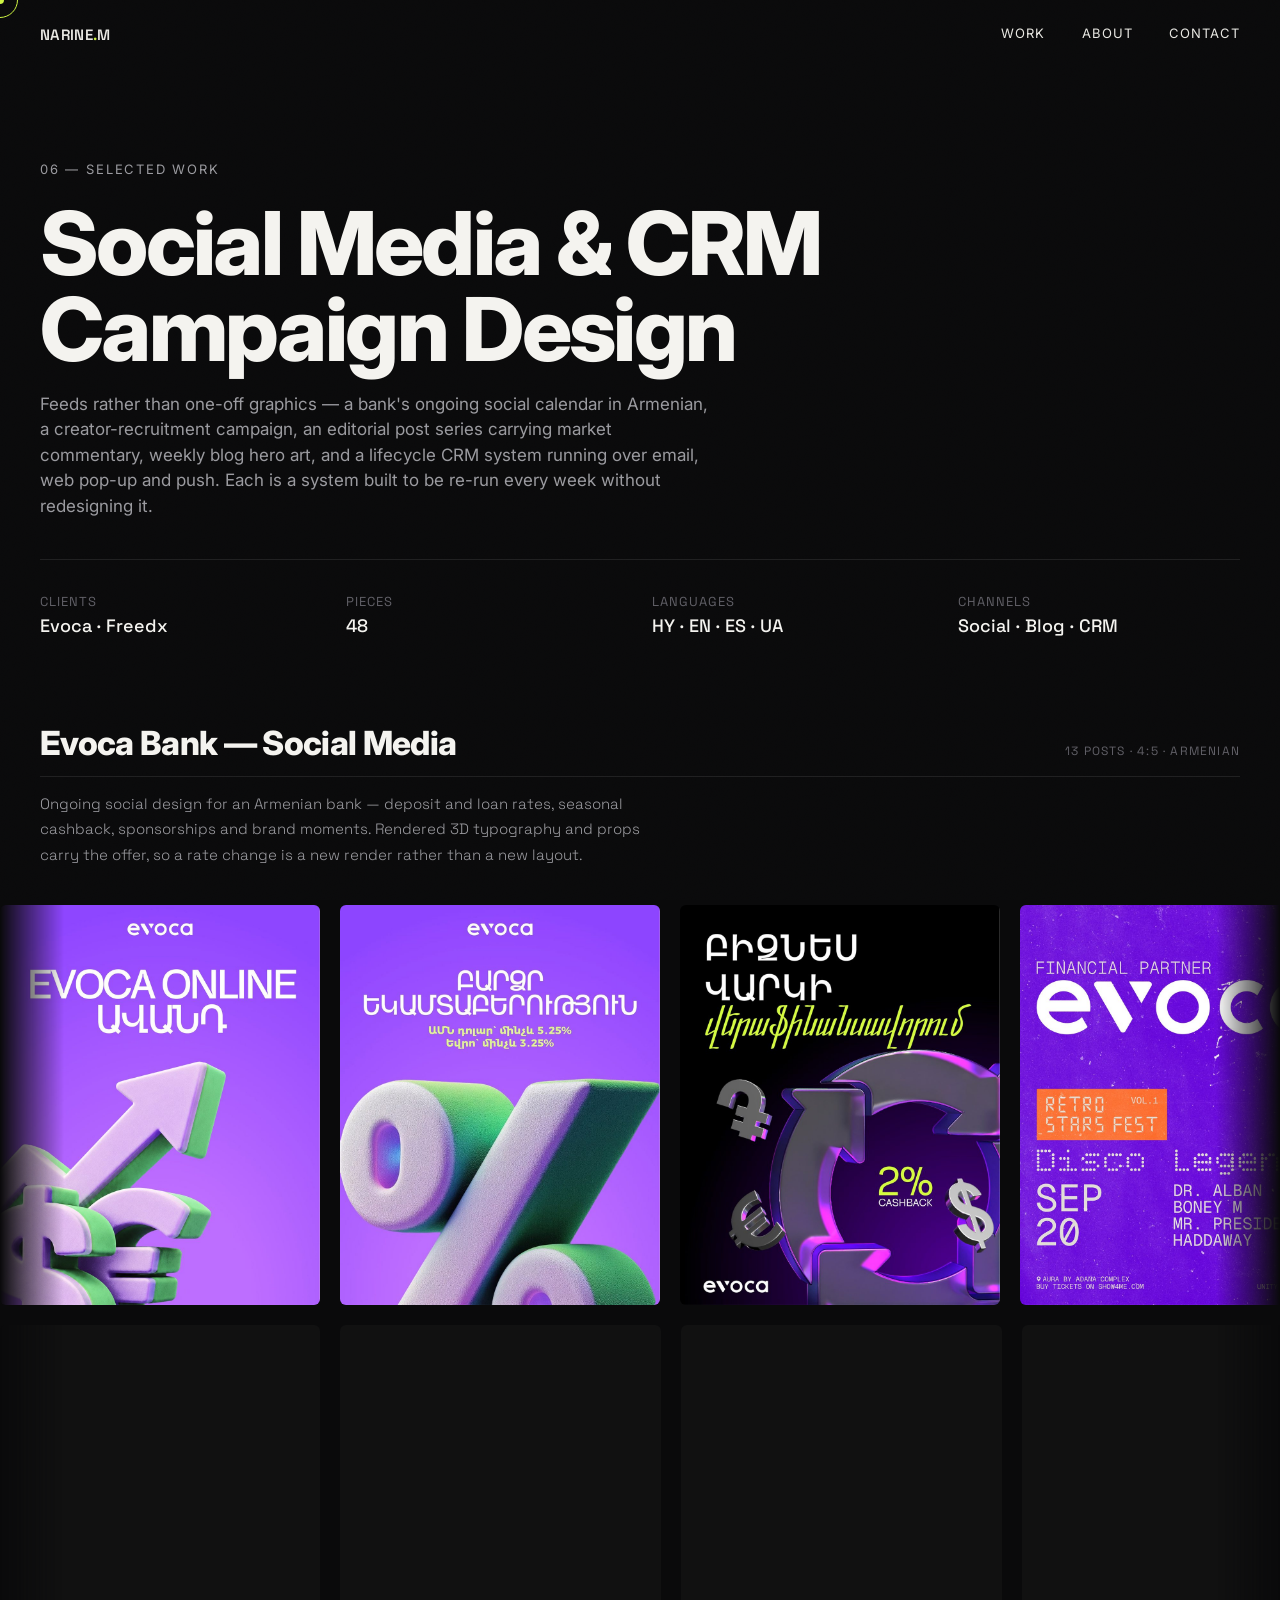
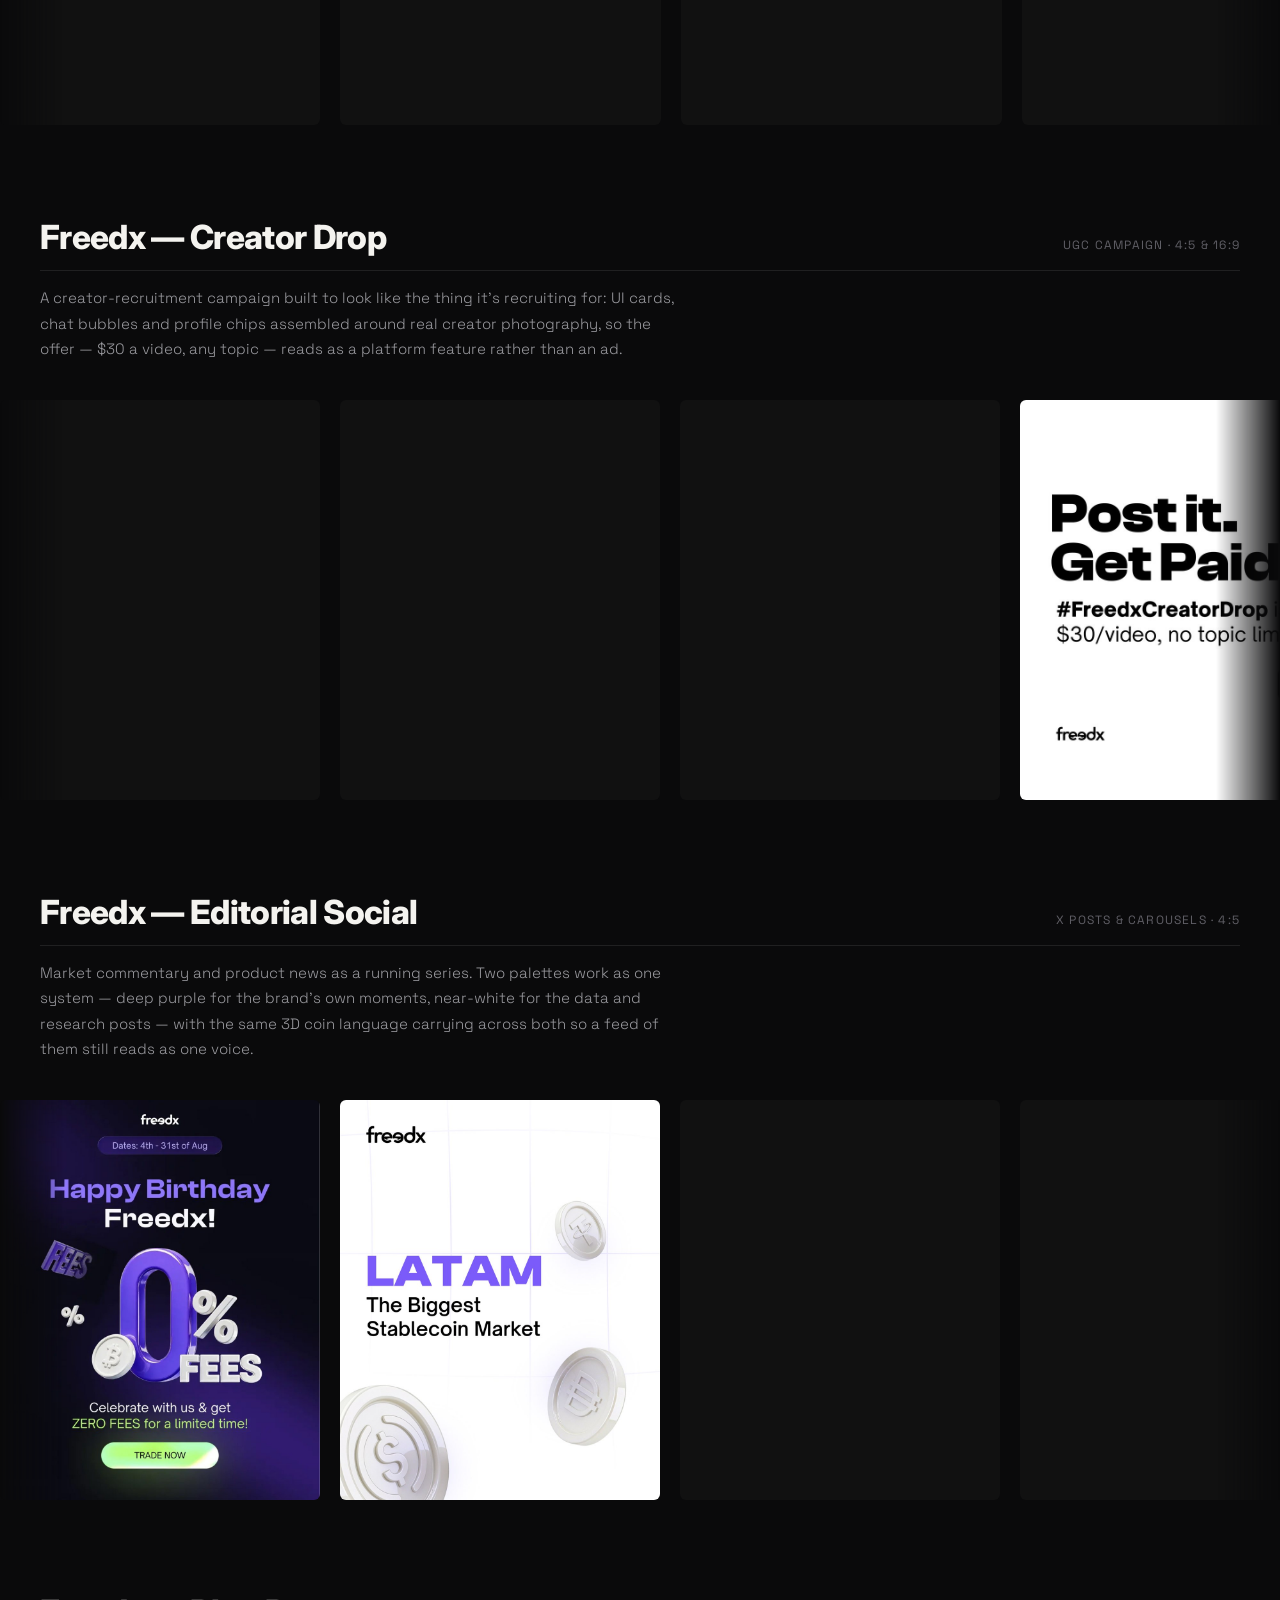
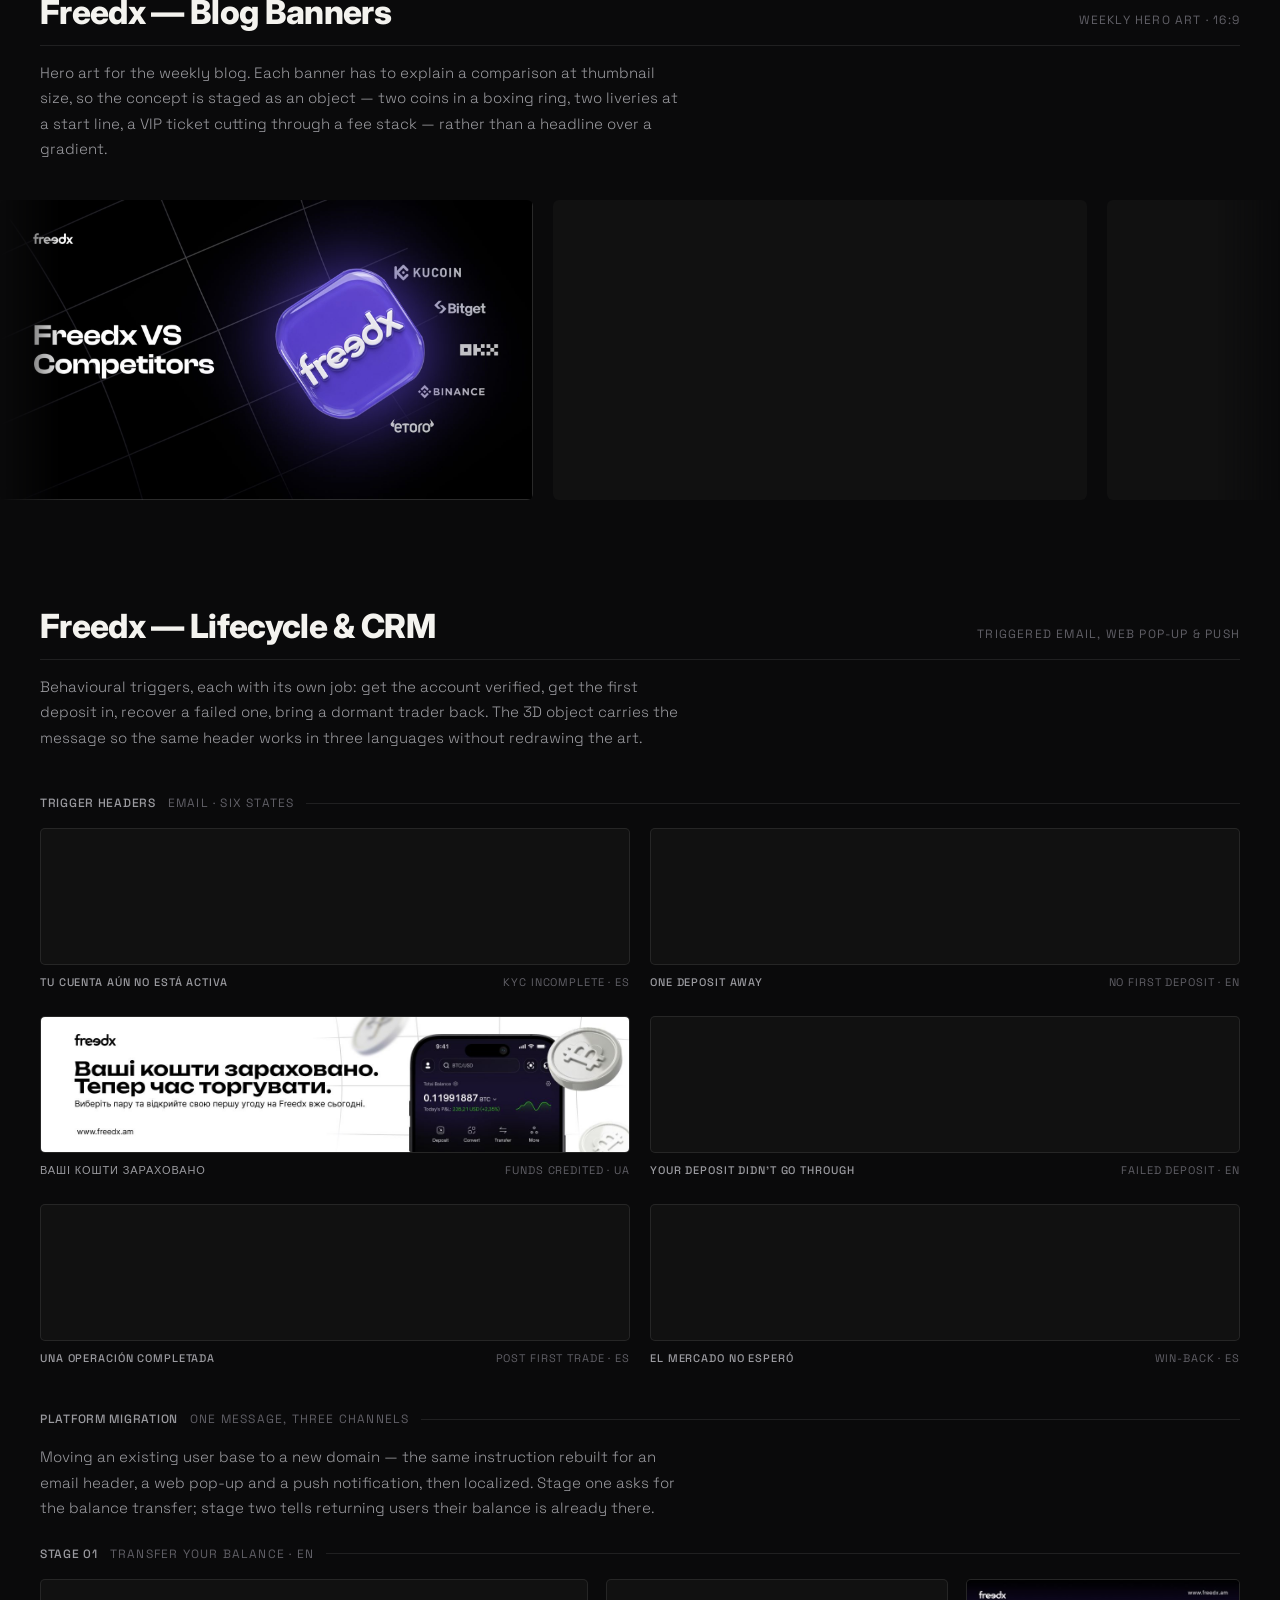
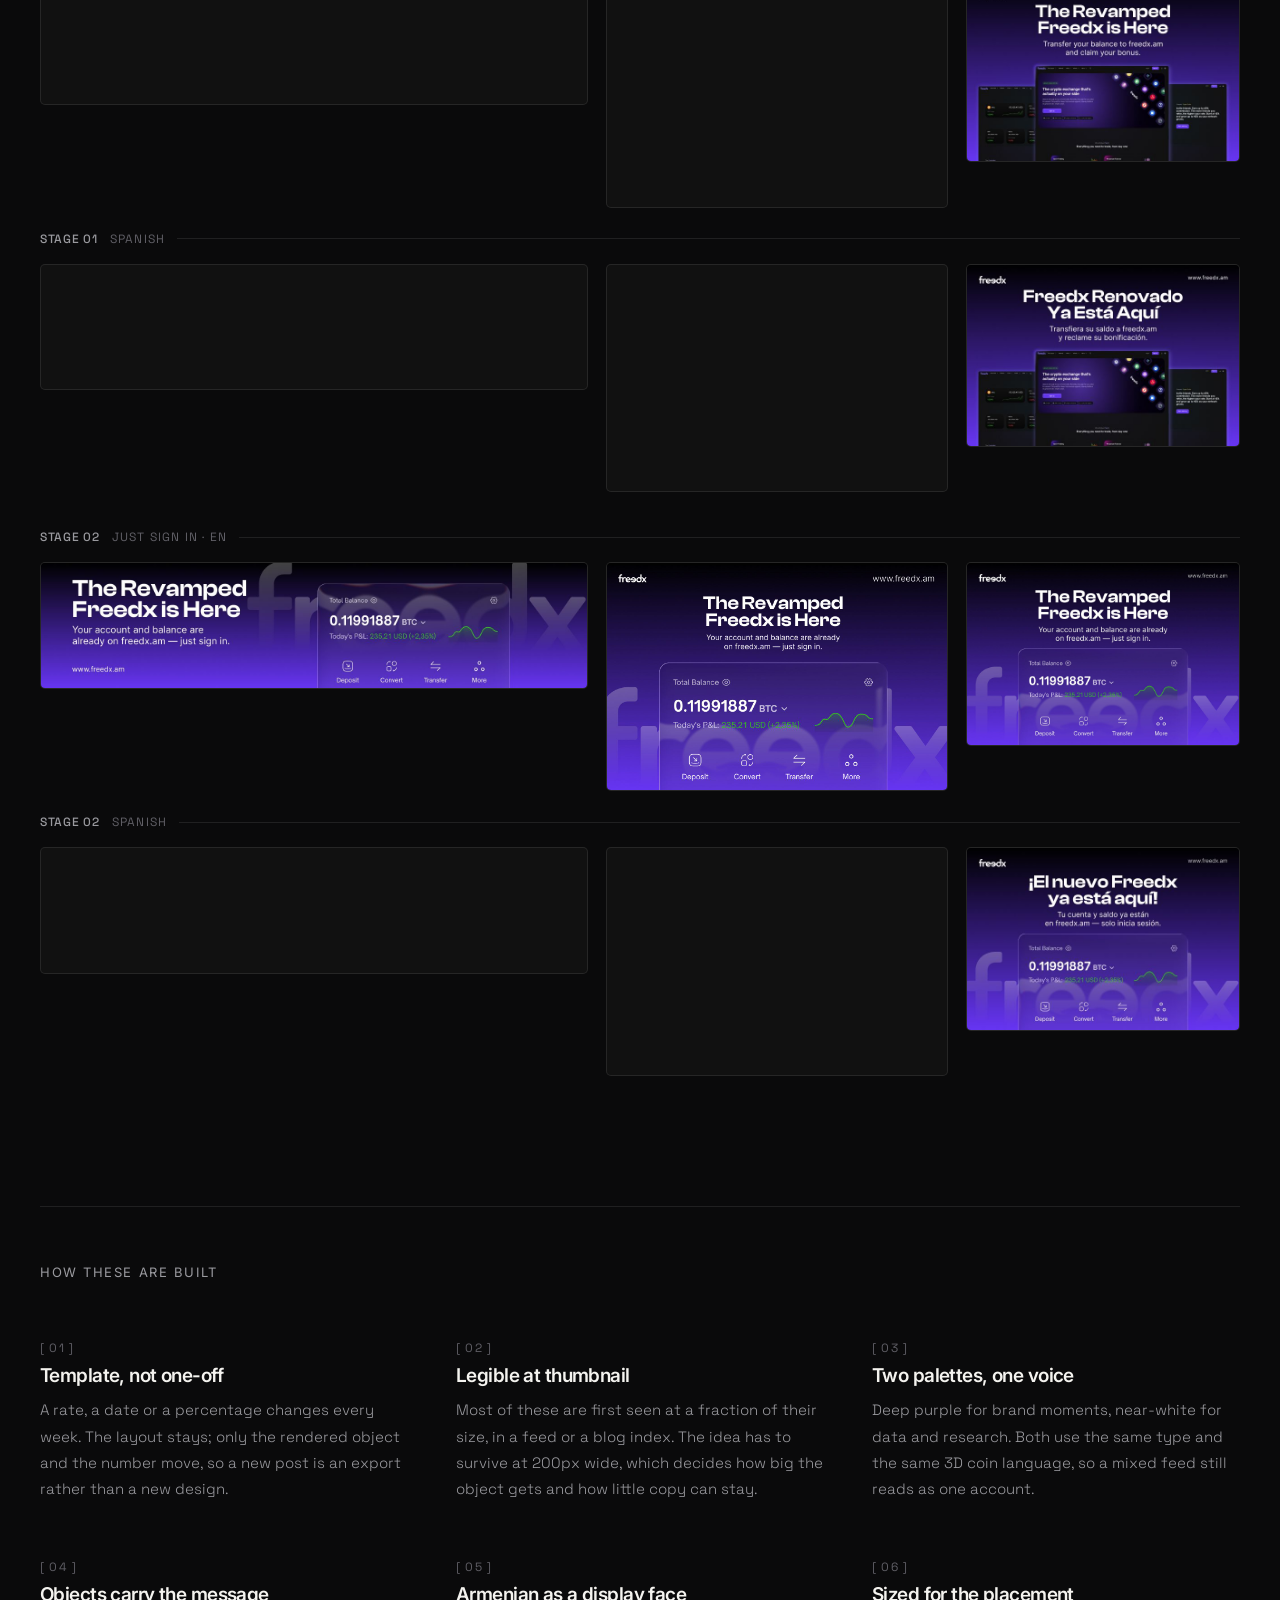
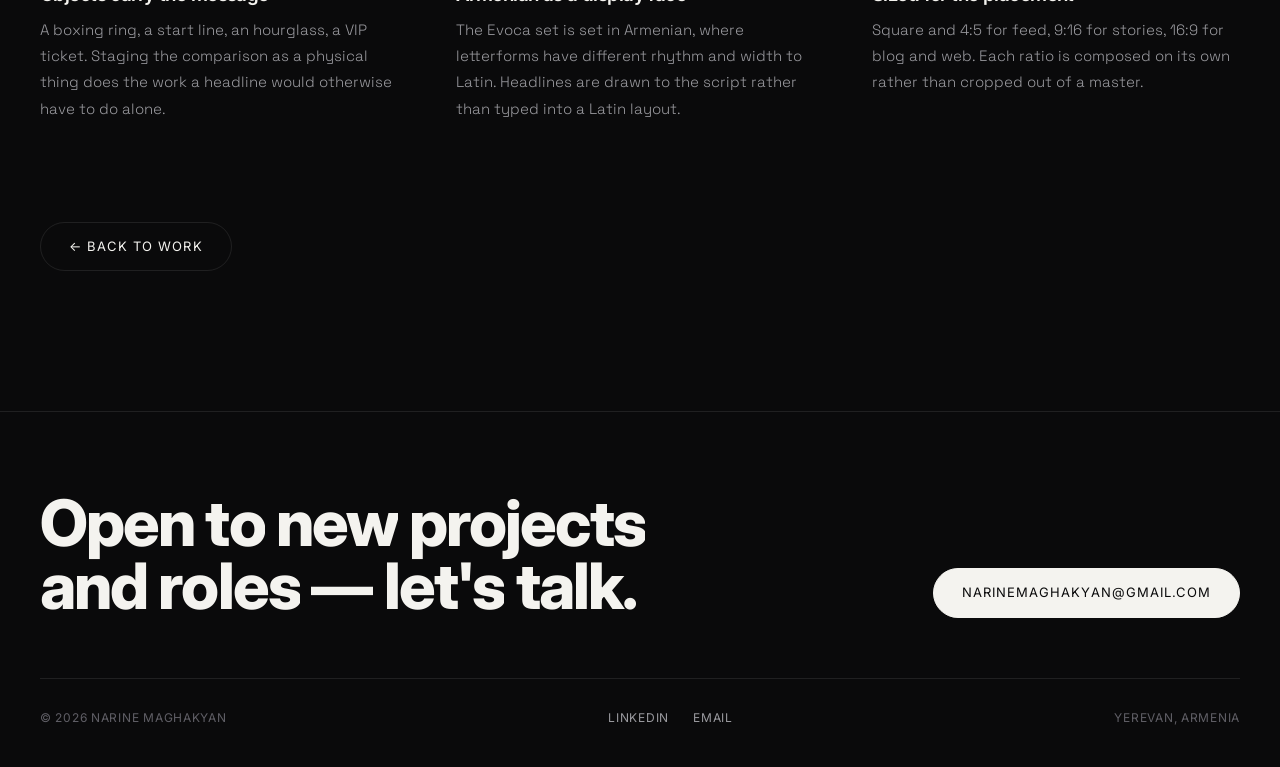
<file: campaigns.html>
<!DOCTYPE html>
<html lang="en">
<head>
<meta charset="UTF-8">
<meta name="viewport" content="width=device-width, initial-scale=1.0">
<title>Social Media &amp; CRM Campaign Design — Narine Maghakyan</title>
<meta name="description" content="Social media and CRM campaign design by Narine Maghakyan — Evoca Bank social media, Freedx creator campaigns, editorial post series and blog hero art.">
<link rel="stylesheet" href="css/style.css">
<style>
  .cm-facts{
    display:grid; grid-template-columns:repeat(4,1fr); gap:24px;
    margin-top:40px; padding-top:32px; border-top:1px solid var(--line);
  }
  .cm-facts div{
    font-size:13px; text-transform:uppercase; letter-spacing:.08em;
    color:var(--text-faint); margin-bottom:8px; font-family:'Space Grotesk',sans-serif;
  }
  .cm-facts strong{
    display:block; font-size:18px; color:var(--text); font-weight:500;
    text-transform:none; letter-spacing:0;
  }

  /* ---- section headers ---- */
  .cm-set{ margin-top:110px; }
  .cm-set:first-of-type{ margin-top:0; }
  .cm-set-head{
    display:flex; align-items:baseline; justify-content:space-between; gap:20px;
    border-bottom:1px solid var(--line); padding-bottom:16px; margin-bottom:14px;
  }
  .cm-set-head h2{ font-size:clamp(22px,2.6vw,34px); letter-spacing:-0.02em; }
  .cm-set-head span{
    font-family:'Space Grotesk',sans-serif; font-size:12px; color:var(--text-faint);
    text-transform:uppercase; letter-spacing:.1em; white-space:nowrap;
  }
  .cm-note{
    color:var(--text-dim); font-size:15px; line-height:1.7; max-width:640px;
    font-family:'Space Grotesk',sans-serif; font-weight:300; margin-bottom:38px;
  }

  /* ---- sub label ---- */
  .cm-sub{
    font-family:'Space Grotesk',sans-serif; font-size:12px; letter-spacing:.1em;
    text-transform:uppercase; color:var(--text-faint);
    margin:44px 0 16px; display:flex; align-items:center; gap:12px;
  }
  .cm-sub b{ color:var(--text-dim); font-weight:500; letter-spacing:.06em; }
  .cm-sub::after{ content:''; flex:1; height:1px; background:var(--line); }

  /* ---- paid display: true-proportion rows ---- */
  .fmt-row{ display:flex; gap:16px; flex-wrap:wrap; align-items:flex-end; }
  .fmt-row img{
    height:var(--h); width:auto; max-width:100%;
    border-radius:4px; display:block; background:#111;
    border:1px solid var(--line);
    transition:transform .45s var(--ease), border-color .45s var(--ease);
  }
  .fmt-row img:hover{ transform:translateY(-4px); border-color:rgba(217,255,79,.4); }
  .fmt-wide img{ width:100%; height:auto; }

  /* ---- wide lifecycle banners — two up, so six 4.4:1 banners don't
         turn into six screens of scrolling ---- */
  .lc-stack{ display:grid; grid-template-columns:1fr 1fr; gap:26px 20px; }
  .lc-stack figure{ margin:0; }
  .lc-stack img{
    width:100%; height:auto; border-radius:5px; display:block; background:#111;
    border:1px solid var(--line);
  }
  .lc-cap{
    display:flex; justify-content:space-between; gap:12px; margin-top:9px;
    font-family:'Space Grotesk',sans-serif; font-size:11px;
    text-transform:uppercase; letter-spacing:.08em; color:var(--text-faint);
  }
  .lc-cap b{ color:var(--text-dim); font-weight:500; }

  /* ---- channel triad ---- */
  .chan{ display:grid; grid-template-columns:1.6fr 1fr .8fr; gap:18px; align-items:start; }
  .chan img{ width:100%; height:auto; border-radius:5px; display:block; background:#111; border:1px solid var(--line); }

  /* ---- post grids ---- */
  .post-grid{ display:grid; grid-template-columns:repeat(4,1fr); gap:18px; }
  .post-grid img{
    width:100%; aspect-ratio:4/5; object-fit:cover;
    border-radius:6px; display:block; background:#111;
    transition:transform .5s var(--ease), box-shadow .5s var(--ease);
  }
  .post-grid img:hover{ transform:translateY(-6px); box-shadow:0 20px 45px rgba(0,0,0,.5); }
  .key-row{ display:grid; grid-template-columns:1fr 1fr; gap:18px; }
  .key-row img{ width:100%; border-radius:6px; display:block; background:#111; }

  /* ---- carousel strip ---- */
  .carousel{ display:flex; gap:12px; overflow-x:auto; padding-bottom:14px; scrollbar-width:thin; }
  .carousel img{
    height:420px; width:auto; border-radius:6px; flex-shrink:0;
    display:block; background:#111; border:1px solid var(--line);
  }

  /* ---- craft notes ---- */
  .cm-grid{ display:grid; grid-template-columns:repeat(3,1fr); gap:56px 48px; margin-top:56px; }
  .cm-item h3{ font-size:19px; font-weight:600; margin-bottom:12px; }
  .cm-item p{
    color:var(--text-dim); font-size:15px; line-height:1.75;
    font-family:'Space Grotesk',sans-serif; font-weight:300;
  }
  .cm-num{
    font-family:'Space Grotesk',sans-serif; font-size:12px; letter-spacing:.1em;
    color:var(--text-faint); margin-bottom:10px;
  }

  @media(max-width:900px){
    .cm-facts{ grid-template-columns:1fr 1fr; }
    .cm-grid{ grid-template-columns:1fr; gap:40px; }
    .post-grid{ grid-template-columns:repeat(2,1fr); }
    .chan{ grid-template-columns:1fr; }
    .key-row{ grid-template-columns:1fr; }
    .cm-set{ margin-top:78px; }
    .cm-set-head{ flex-direction:column; gap:6px; align-items:flex-start; }
    .lc-stack{ grid-template-columns:1fr; gap:18px; }
    .fmt-row{ --h:auto !important; }
    .fmt-row img{ height:auto; width:100%; }
    .carousel img{ height:300px; }
  }
</style>
</head>
<body>

<nav class="site-nav">
  <a href="index.html" class="logo">NARINE<span>.</span>M</a>
  <div class="nav-links">
    <a href="index.html">Work</a>
    <a href="about.html" >About</a>
    <a href="mailto:narinemaghakyan@gmail.com">Contact</a>
  </div>
  <button class="nav-toggle">Menu</button>
</nav>

<header style="padding-top:160px; padding-bottom:40px;">
  <div class="wrap">
    <p class="reveal in" style="text-transform:uppercase; letter-spacing:.14em; font-size:13px; color:var(--text-dim); margin-bottom:20px;">06 — Selected Work</p>
    <h1 class="reveal in" style="font-size:clamp(36px,7vw,88px); max-width:900px;">Social Media &amp; CRM Campaign Design</h1>
    <p class="reveal in" style="color:var(--text-dim); font-size:17px; max-width:680px; margin-top:20px;">Feeds rather than one-off graphics — a bank's ongoing social calendar in Armenian, a creator-recruitment campaign, an editorial post series carrying market commentary, weekly blog hero art, and a lifecycle CRM system running over email, web pop-up and push. Each is a system built to be re-run every week without redesigning it.</p>

    <div class="cm-facts reveal in">
      <div>Clients<strong>Evoca · Freedx</strong></div>
      <div>Pieces<strong>48</strong></div>
      <div>Languages<strong>HY · EN · ES · UA</strong></div>
      <div>Channels<strong>Social · Blog · CRM</strong></div>
    </div>
  </div>
</header>

<section style="padding-top:40px; padding-bottom:0;">
  <div class="wrap">

    <!-- ================= EVOCA — SOCIAL MEDIA ================= -->
    <div class="cm-set">
      <div class="cm-set-head reveal">
        <h2>Evoca Bank — Social Media</h2>
        <span>13 posts · 4:5 · Armenian</span>
      </div>
      <p class="cm-note reveal">Ongoing social design for an Armenian bank — deposit and loan rates, seasonal cashback, sponsorships and brand moments. Rendered 3D typography and props carry the offer, so a rate change is a new render rather than a new layout.</p>
    </div>
  </div>

  <div class="mq reveal" style="--mq-dur:45s; margin-top:4px;">
    <div class="mq-track">
      <img src="images/cmp-evoca-a-01-deposit.jpg" alt="Evoca online deposit campaign post" width="1000" height="1250" decoding="async">
      <img src="images/cmp-evoca-a-02-yield.jpg" alt="Evoca high yield rates post" width="1000" height="1250" decoding="async">
      <img src="images/cmp-evoca-a-05-business-loan.jpg" alt="Evoca business loan refinancing post" width="1000" height="1250" decoding="async">
      <img src="images/cmp-evoca-a-06-retro-fest.jpg" alt="Evoca Retro Stars Fest sponsorship poster" width="1000" height="1250" decoding="async">
      <img src="images/cmp-evoca-a-07-cashback14.jpg" alt="Evoca 14 percent cashback post" width="1000" height="1247" decoding="async">
      <img src="images/cmp-evoca-a-01-deposit.jpg" alt="" aria-hidden="true" width="1000" height="1250" decoding="async">
      <img src="images/cmp-evoca-a-02-yield.jpg" alt="" aria-hidden="true" width="1000" height="1250" decoding="async">
      <img src="images/cmp-evoca-a-05-business-loan.jpg" alt="" aria-hidden="true" width="1000" height="1250" decoding="async">
      <img src="images/cmp-evoca-a-06-retro-fest.jpg" alt="" aria-hidden="true" width="1000" height="1250" decoding="async">
      <img src="images/cmp-evoca-a-07-cashback14.jpg" alt="" aria-hidden="true" width="1000" height="1247" decoding="async">
    </div>
  </div>

  <div class="mq reveal" data-dir="right" style="--mq-dur:72s; margin-top:20px;">
    <div class="mq-track">
      <img src="images/cmp-evoca-b-01-deposit-coins.jpg" alt="Evoca online deposit rates post" width="1000" height="1250" decoding="async">
      <img src="images/cmp-evoca-b-02-toon-expo.jpg" alt="Evoca x Homplex Toon Expo giveaway post" width="1000" height="1247" decoding="async">
      <img src="images/cmp-evoca-b-03-banking-conf.jpg" alt="Evocabank International Banking Conference post" width="1000" height="1247" decoding="async">
      <img src="images/cmp-evoca-b-04-back-to-school.jpg" alt="Evoca back to school cashback post" width="1000" height="1247" decoding="async">
      <img src="images/cmp-evoca-b-05-visa-boomerang.jpg" alt="Visa and Evoca boomerang campaign post" width="1000" height="1247" decoding="async">
      <img src="images/cmp-evoca-b-06-adios-summer.jpg" alt="Evoca Adios Summer campaign post" width="1000" height="1250" decoding="async">
      <img src="images/cmp-evoca-b-07-card-portrait.jpg" alt="Evoca card campaign portrait" width="1000" height="1250" decoding="async">
      <img src="images/cmp-evoca-b-08-evoca-world.jpg" alt="Evoca World app campaign post" width="1000" height="1250" decoding="async">
      <img src="images/cmp-evoca-b-01-deposit-coins.jpg" alt="" aria-hidden="true" width="1000" height="1250" decoding="async">
      <img src="images/cmp-evoca-b-02-toon-expo.jpg" alt="" aria-hidden="true" width="1000" height="1247" decoding="async">
      <img src="images/cmp-evoca-b-03-banking-conf.jpg" alt="" aria-hidden="true" width="1000" height="1247" decoding="async">
      <img src="images/cmp-evoca-b-04-back-to-school.jpg" alt="" aria-hidden="true" width="1000" height="1247" decoding="async">
      <img src="images/cmp-evoca-b-05-visa-boomerang.jpg" alt="" aria-hidden="true" width="1000" height="1247" decoding="async">
      <img src="images/cmp-evoca-b-06-adios-summer.jpg" alt="" aria-hidden="true" width="1000" height="1250" decoding="async">
      <img src="images/cmp-evoca-b-07-card-portrait.jpg" alt="" aria-hidden="true" width="1000" height="1250" decoding="async">
      <img src="images/cmp-evoca-b-08-evoca-world.jpg" alt="" aria-hidden="true" width="1000" height="1250" decoding="async">
    </div>
  </div>
</section>

<!-- ================= FREEDX — CREATOR DROP (UGC) ================= -->
<section style="padding-top:96px; padding-bottom:0;">
  <div class="wrap">
    <div class="cm-set">
      <div class="cm-set-head reveal">
        <h2>Freedx — Creator Drop</h2>
        <span>UGC campaign · 4:5 &amp; 16:9</span>
      </div>
      <p class="cm-note reveal">A creator-recruitment campaign built to look like the thing it's recruiting for: UI cards, chat bubbles and profile chips assembled around real creator photography, so the offer — $30 a video, any topic — reads as a platform feature rather than an ad.</p>
    </div>
  </div>

  <div class="mq reveal" style="--mq-dur:46s; margin-top:4px;">
    <div class="mq-track">
      <img src="images/cmp-fxugc-01-make-content.jpg" alt="Freedx Creator Drop — Make content, get paid" width="1000" height="1250" decoding="async">
      <img src="images/cmp-fxugc-02-your-story.jpg" alt="Freedx Creator Drop — Your story, our drop" width="1000" height="1250" decoding="async">
      <img src="images/cmp-fxugc-03-get-paid-green.jpg" alt="Freedx Creator Drop — Make content, get paid, green key visual" width="1000" height="1250" decoding="async">
      <img src="images/cmp-fxugc-04-post-it.jpg" alt="Freedx Creator Drop — Post it, get paid, wide format" width="1600" height="900" decoding="async">
      <img src="images/cmp-fxugc-01-make-content.jpg" alt="" aria-hidden="true" width="1000" height="1250" decoding="async">
      <img src="images/cmp-fxugc-02-your-story.jpg" alt="" aria-hidden="true" width="1000" height="1250" decoding="async">
      <img src="images/cmp-fxugc-03-get-paid-green.jpg" alt="" aria-hidden="true" width="1000" height="1250" decoding="async">
      <img src="images/cmp-fxugc-04-post-it.jpg" alt="" aria-hidden="true" width="1600" height="900" decoding="async">
    </div>
  </div>
</section>

<!-- ================= FREEDX — EDITORIAL SOCIAL ================= -->
<section style="padding-top:96px; padding-bottom:0;">
  <div class="wrap">
    <div class="cm-set">
      <div class="cm-set-head reveal">
        <h2>Freedx — Editorial Social</h2>
        <span>X posts &amp; carousels · 4:5</span>
      </div>
      <p class="cm-note reveal">Market commentary and product news as a running series. Two palettes work as one system — deep purple for the brand's own moments, near-white for the data and research posts — with the same 3D coin language carrying across both so a feed of them still reads as one voice.</p>
    </div>
  </div>

  <div class="mq reveal" data-dir="right" style="--mq-dur:68s;">
    <div class="mq-track">
      <img src="images/cmp-fxsocial-01-birthday-zero-fees.jpg" alt="Freedx birthday zero fees campaign post" width="1000" height="1250" decoding="async">
      <img src="images/cmp-fxsocial-02-latam-market.jpg" alt="Freedx LATAM biggest stablecoin market post" width="1000" height="1250" decoding="async">
      <img src="images/cmp-fxsocial-03-one-reason.jpg" alt="Freedx you lose money for one reason post" width="1000" height="1250" decoding="async">
      <img src="images/cmp-fxsocial-04-latam-map.jpg" alt="Freedx LATAM currency instability map post" width="1000" height="1250" decoding="async">
      <img src="images/cmp-fxsocial-05-three-phases.jpg" alt="Freedx three phases of wealth post" width="1000" height="1250" decoding="async">
      <img src="images/cmp-fxsocial-06-stablecoin-273.jpg" alt="Freedx 273 billion stablecoin supply post" width="1000" height="1250" decoding="async">
      <img src="images/cmp-fxsocial-07-stablecoin-273-alt.jpg" alt="Freedx 273 billion stablecoin supply post, alternate" width="1000" height="1250" decoding="async">
      <img src="images/cmp-fxsocial-01-birthday-zero-fees.jpg" alt="" aria-hidden="true" width="1000" height="1250" decoding="async">
      <img src="images/cmp-fxsocial-02-latam-market.jpg" alt="" aria-hidden="true" width="1000" height="1250" decoding="async">
      <img src="images/cmp-fxsocial-03-one-reason.jpg" alt="" aria-hidden="true" width="1000" height="1250" decoding="async">
      <img src="images/cmp-fxsocial-04-latam-map.jpg" alt="" aria-hidden="true" width="1000" height="1250" decoding="async">
      <img src="images/cmp-fxsocial-05-three-phases.jpg" alt="" aria-hidden="true" width="1000" height="1250" decoding="async">
      <img src="images/cmp-fxsocial-06-stablecoin-273.jpg" alt="" aria-hidden="true" width="1000" height="1250" decoding="async">
      <img src="images/cmp-fxsocial-07-stablecoin-273-alt.jpg" alt="" aria-hidden="true" width="1000" height="1250" decoding="async">
    </div>
  </div>
</section>

<!-- ================= FREEDX — BLOG BANNERS ================= -->
<section style="padding-top:96px; padding-bottom:0;">
  <div class="wrap">
    <div class="cm-set">
      <div class="cm-set-head reveal">
        <h2>Freedx — Blog Banners</h2>
        <span>Weekly hero art · 16:9</span>
      </div>
      <p class="cm-note reveal">Hero art for the weekly blog. Each banner has to explain a comparison at thumbnail size, so the concept is staged as an object — two coins in a boxing ring, two liveries at a start line, a VIP ticket cutting through a fee stack — rather than a headline over a gradient.</p>
    </div>
  </div>

  <div class="mq mq-wide reveal" style="--mq-dur:58s; margin-top:4px;">
    <div class="mq-track">
      <img src="images/cmp-fxblog-01-vs-competitors.jpg" alt="Freedx vs competitors blog banner" width="1600" height="900" decoding="async">
      <img src="images/cmp-fxblog-02-usdt-usdc-nigeria.jpg" alt="USDT vs USDC for Nigerians blog banner" width="1600" height="900" decoding="async">
      <img src="images/cmp-fxblog-03-which-is-better.jpg" alt="Which stablecoin is better, F1 livery blog banner" width="1600" height="900" decoding="async">
      <img src="images/cmp-fxblog-04-fee-structure.jpg" alt="Freedx fee structure blog banner" width="1600" height="900" decoding="async">
      <img src="images/cmp-fxblog-05-convert-crypto.jpg" alt="How to convert crypto instantly blog banner" width="1600" height="900" decoding="async">
      <img src="images/cmp-fxblog-06-48-hours-left.jpg" alt="48 hours left, 500 USDT challenge banner" width="1600" height="900" decoding="async">
      <img src="images/cmp-fxblog-01-vs-competitors.jpg" alt="" aria-hidden="true" width="1600" height="900" decoding="async">
      <img src="images/cmp-fxblog-02-usdt-usdc-nigeria.jpg" alt="" aria-hidden="true" width="1600" height="900" decoding="async">
      <img src="images/cmp-fxblog-03-which-is-better.jpg" alt="" aria-hidden="true" width="1600" height="900" decoding="async">
      <img src="images/cmp-fxblog-04-fee-structure.jpg" alt="" aria-hidden="true" width="1600" height="900" decoding="async">
      <img src="images/cmp-fxblog-05-convert-crypto.jpg" alt="" aria-hidden="true" width="1600" height="900" decoding="async">
      <img src="images/cmp-fxblog-06-48-hours-left.jpg" alt="" aria-hidden="true" width="1600" height="900" decoding="async">
    </div>
  </div>
</section>

<section style="padding-top:110px;">
  <div class="wrap">

    <!-- ================= FREEDX — LIFECYCLE ================= -->
    <div class="cm-set">
      <div class="cm-set-head reveal">
        <h2>Freedx — Lifecycle &amp; CRM</h2>
        <span>Triggered email, web pop-up &amp; push</span>
      </div>
      <p class="cm-note reveal">Behavioural triggers, each with its own job: get the account verified, get the first deposit in, recover a failed one, bring a dormant trader back. The 3D object carries the message so the same header works in three languages without redrawing the art.</p>

      <div class="cm-sub reveal"><b>Trigger headers</b> Email · six states</div>
      <div class="lc-stack reveal">
      <figure>
          <img src="images/cmp-lc-header-es-a.jpg" alt="Freedx email header: your account is not active yet, complete KYC in 3 minutes (Spanish)" loading="lazy" width="1400" height="320" decoding="async">
          <div class="lc-cap"><b>Tu cuenta aún no está activa</b><span>KYC incomplete · ES</span></div>
        </figure>
      <figure>
          <img src="images/cmp-lc-header-en-b.jpg" alt="Freedx email header: one deposit away, fund your account (English)" loading="lazy" width="1400" height="320" decoding="async">
          <div class="lc-cap"><b>One deposit away</b><span>No first deposit · EN</span></div>
        </figure>
      <figure>
          <img src="images/cmp-lc-header-ua-d.jpg" alt="Freedx email header: your funds have been credited, time to trade (Ukrainian)" loading="lazy" width="1400" height="320" decoding="async">
          <div class="lc-cap"><b>Ваші кошти зараховано</b><span>Funds credited · UA</span></div>
        </figure>
      <figure>
          <img src="images/cmp-lc-header-en-f.jpg" alt="Freedx email header: your deposit didn't go through, let's fix that (English)" loading="lazy" width="1400" height="320" decoding="async">
          <div class="lc-cap"><b>Your deposit didn't go through</b><span>Failed deposit · EN</span></div>
        </figure>
      <figure>
          <img src="images/cmp-lc-header-es-c.jpg" alt="Freedx email header: one trade completed, the market wants more (Spanish)" loading="lazy" width="1400" height="320" decoding="async">
          <div class="lc-cap"><b>Una operación completada</b><span>Post first trade · ES</span></div>
        </figure>
      <figure>
          <img src="images/cmp-lc-header-es-e.jpg" alt="Freedx email header: the market didn't wait but your account did (Spanish)" loading="lazy" width="1400" height="320" decoding="async">
          <div class="lc-cap"><b>El mercado no esperó</b><span>Win-back · ES</span></div>
        </figure>
      </div>

      <div class="cm-sub reveal"><b>Platform migration</b> One message, three channels</div>
      <p class="cm-note reveal" style="margin-bottom:24px;">Moving an existing user base to a new domain — the same instruction rebuilt for an email header, a web pop-up and a push notification, then localized. Stage one asks for the balance transfer; stage two tells returning users their balance is already there.</p>

      <div class="cm-sub reveal" style="margin-top:24px;"><b>Stage 01</b> Transfer your balance · EN</div>
      <div class="chan reveal">
        <img src="images/cmp-lc-kyc1-header-en.jpg" alt="Migration stage 1 email header, English" loading="lazy" width="1500" height="343" decoding="async">
        <img src="images/cmp-lc-kyc1-popup-en.jpg" alt="Migration stage 1 web pop-up, English" loading="lazy" width="1200" height="800" decoding="async">
        <img src="images/cmp-lc-kyc1-push-en.jpg" alt="Migration stage 1 push notification, English" loading="lazy" width="600" height="400" decoding="async">
      </div>
      <div class="cm-sub reveal" style="margin-top:22px;"><b>Stage 01</b> Spanish</div>
      <div class="chan reveal">
        <img src="images/cmp-lc-kyc1-header-es.jpg" alt="Migration stage 1 email header, Spanish" loading="lazy" width="1400" height="320" decoding="async">
        <img src="images/cmp-lc-kyc1-popup-es.jpg" alt="Migration stage 1 web pop-up, Spanish" loading="lazy" width="1200" height="800" decoding="async">
        <img src="images/cmp-lc-kyc1-push-es.jpg" alt="Migration stage 1 push notification, Spanish" loading="lazy" width="600" height="400" decoding="async">
      </div>

      <div class="cm-sub reveal" style="margin-top:36px;"><b>Stage 02</b> Just sign in · EN</div>
      <div class="chan reveal">
        <img src="images/cmp-lc-kyc2-header-en.jpg" alt="Migration stage 2 email header, English" loading="lazy" width="1400" height="320" decoding="async">
        <img src="images/cmp-lc-kyc2-popup-en.jpg" alt="Migration stage 2 web pop-up, English" loading="lazy" width="1200" height="800" decoding="async">
        <img src="images/cmp-lc-kyc2-push-en.jpg" alt="Migration stage 2 push notification, English" loading="lazy" width="1500" height="1000" decoding="async">
      </div>
      <div class="cm-sub reveal" style="margin-top:22px;"><b>Stage 02</b> Spanish</div>
      <div class="chan reveal">
        <img src="images/cmp-lc-kyc2-header-es.jpg" alt="Migration stage 2 email header, Spanish" loading="lazy" width="1400" height="320" decoding="async">
        <img src="images/cmp-lc-kyc2-popup-es.jpg" alt="Migration stage 2 web pop-up, Spanish" loading="lazy" width="1200" height="800" decoding="async">
        <img src="images/cmp-lc-kyc2-push-es.jpg" alt="Migration stage 2 push notification, Spanish" loading="lazy" width="600" height="400" decoding="async">
      </div>
    </div>

    <!-- ================= CRAFT NOTES ================= -->
    <div style="margin-top:130px; border-top:1px solid var(--line); padding-top:56px;">
      <p class="reveal" style="font-size:13px; text-transform:uppercase; letter-spacing:.12em; color:var(--text-dim);">How these are built</p>

      <div class="cm-grid">
        <div class="cm-item reveal">
          <div class="cm-num">[ 01 ]</div>
          <h3>Template, not one-off</h3>
          <p>A rate, a date or a percentage changes every week. The layout stays; only the rendered object and the number move, so a new post is an export rather than a new design.</p>
        </div>
        <div class="cm-item reveal">
          <div class="cm-num">[ 02 ]</div>
          <h3>Legible at thumbnail</h3>
          <p>Most of these are first seen at a fraction of their size, in a feed or a blog index. The idea has to survive at 200px wide, which decides how big the object gets and how little copy can stay.</p>
        </div>
        <div class="cm-item reveal">
          <div class="cm-num">[ 03 ]</div>
          <h3>Two palettes, one voice</h3>
          <p>Deep purple for brand moments, near-white for data and research. Both use the same type and the same 3D coin language, so a mixed feed still reads as one account.</p>
        </div>
        <div class="cm-item reveal">
          <div class="cm-num">[ 04 ]</div>
          <h3>Objects carry the message</h3>
          <p>A boxing ring, a start line, an hourglass, a VIP ticket. Staging the comparison as a physical thing does the work a headline would otherwise have to do alone.</p>
        </div>
        <div class="cm-item reveal">
          <div class="cm-num">[ 05 ]</div>
          <h3>Armenian as a display face</h3>
          <p>The Evoca set is set in Armenian, where letterforms have different rhythm and width to Latin. Headlines are drawn to the script rather than typed into a Latin layout.</p>
        </div>
        <div class="cm-item reveal">
          <div class="cm-num">[ 06 ]</div>
          <h3>Sized for the placement</h3>
          <p>Square and 4:5 for feed, 9:16 for stories, 16:9 for blog and web. Each ratio is composed on its own rather than cropped out of a master.</p>
        </div>
      </div>
    </div>

    <div class="reveal" style="margin-top:100px;">
      <a href="index.html" class="btn cursor-hover">← Back to Work</a>
    </div>

  </div>
</section>

<footer class="site-footer">
  <div class="wrap">
    <div class="footer-top reveal">
      <h2>Open to new projects and roles — let's talk.</h2>
      <a href="mailto:narinemaghakyan@gmail.com" class="btn btn-solid cursor-hover">narinemaghakyan@gmail.com</a>
    </div>
    <div class="footer-bottom">
      <span>© 2026 Narine Maghakyan</span>
      <div class="footer-socials">
        <a href="https://www.linkedin.com/in/narine-maghakyan-design/" target="_blank" rel="noopener">LinkedIn</a>
        <a href="mailto:narinemaghakyan@gmail.com">Email</a>
      </div>
      <span>Yerevan, Armenia</span>
    </div>
  </div>
</footer>

<script src="js/main.js"></script>
</body>
</html>
</file>
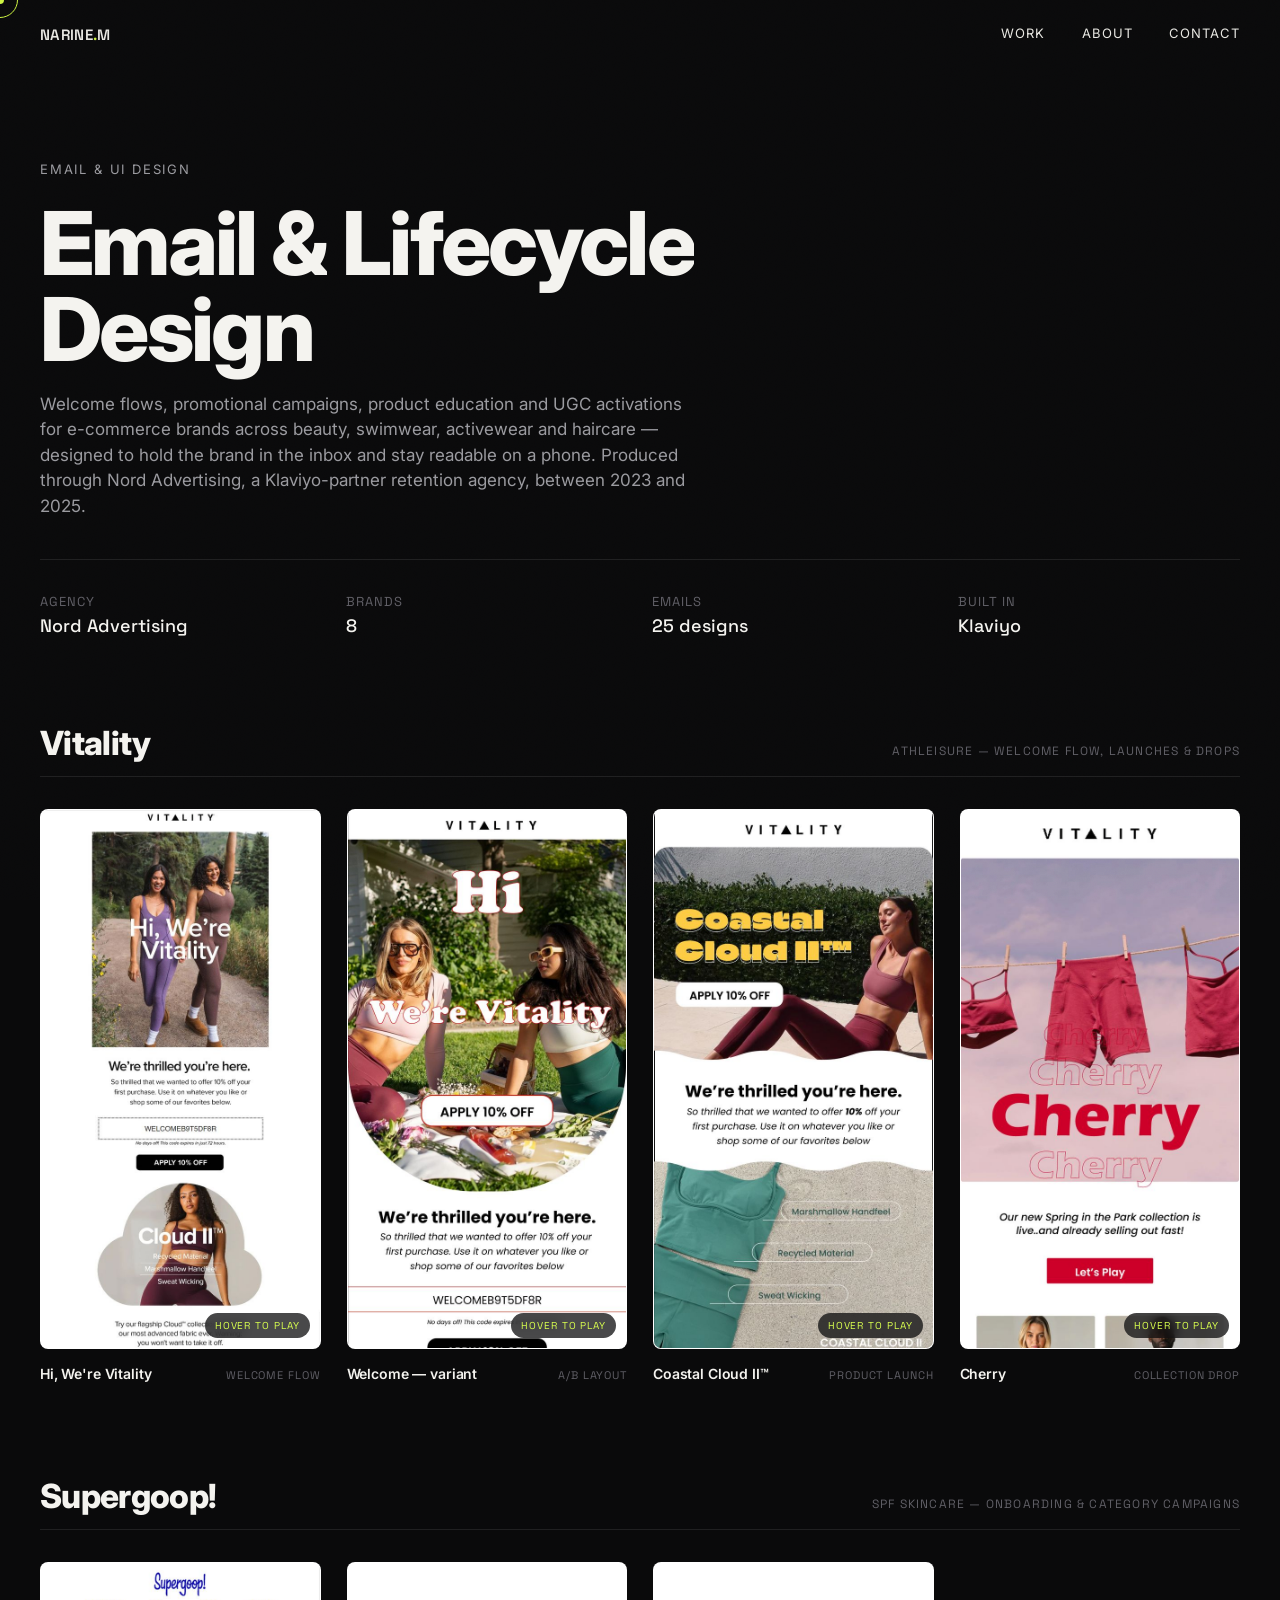
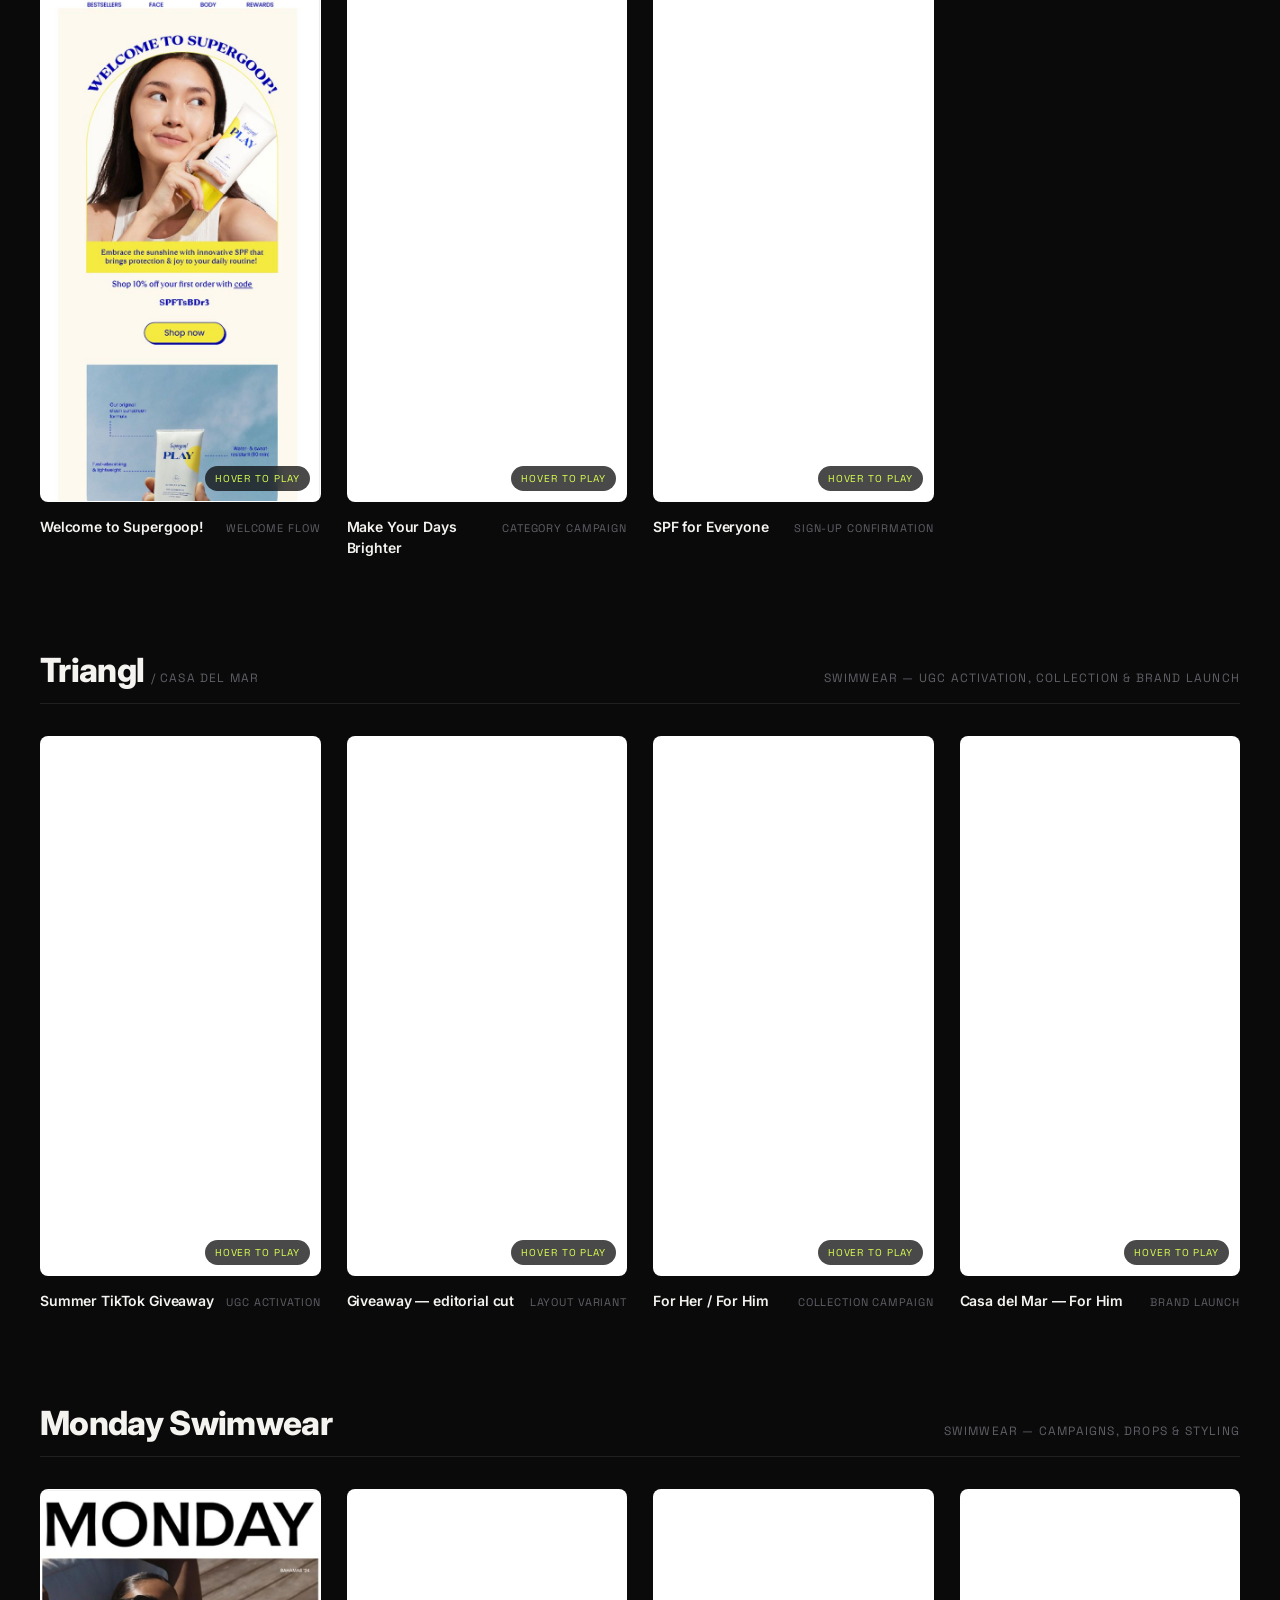
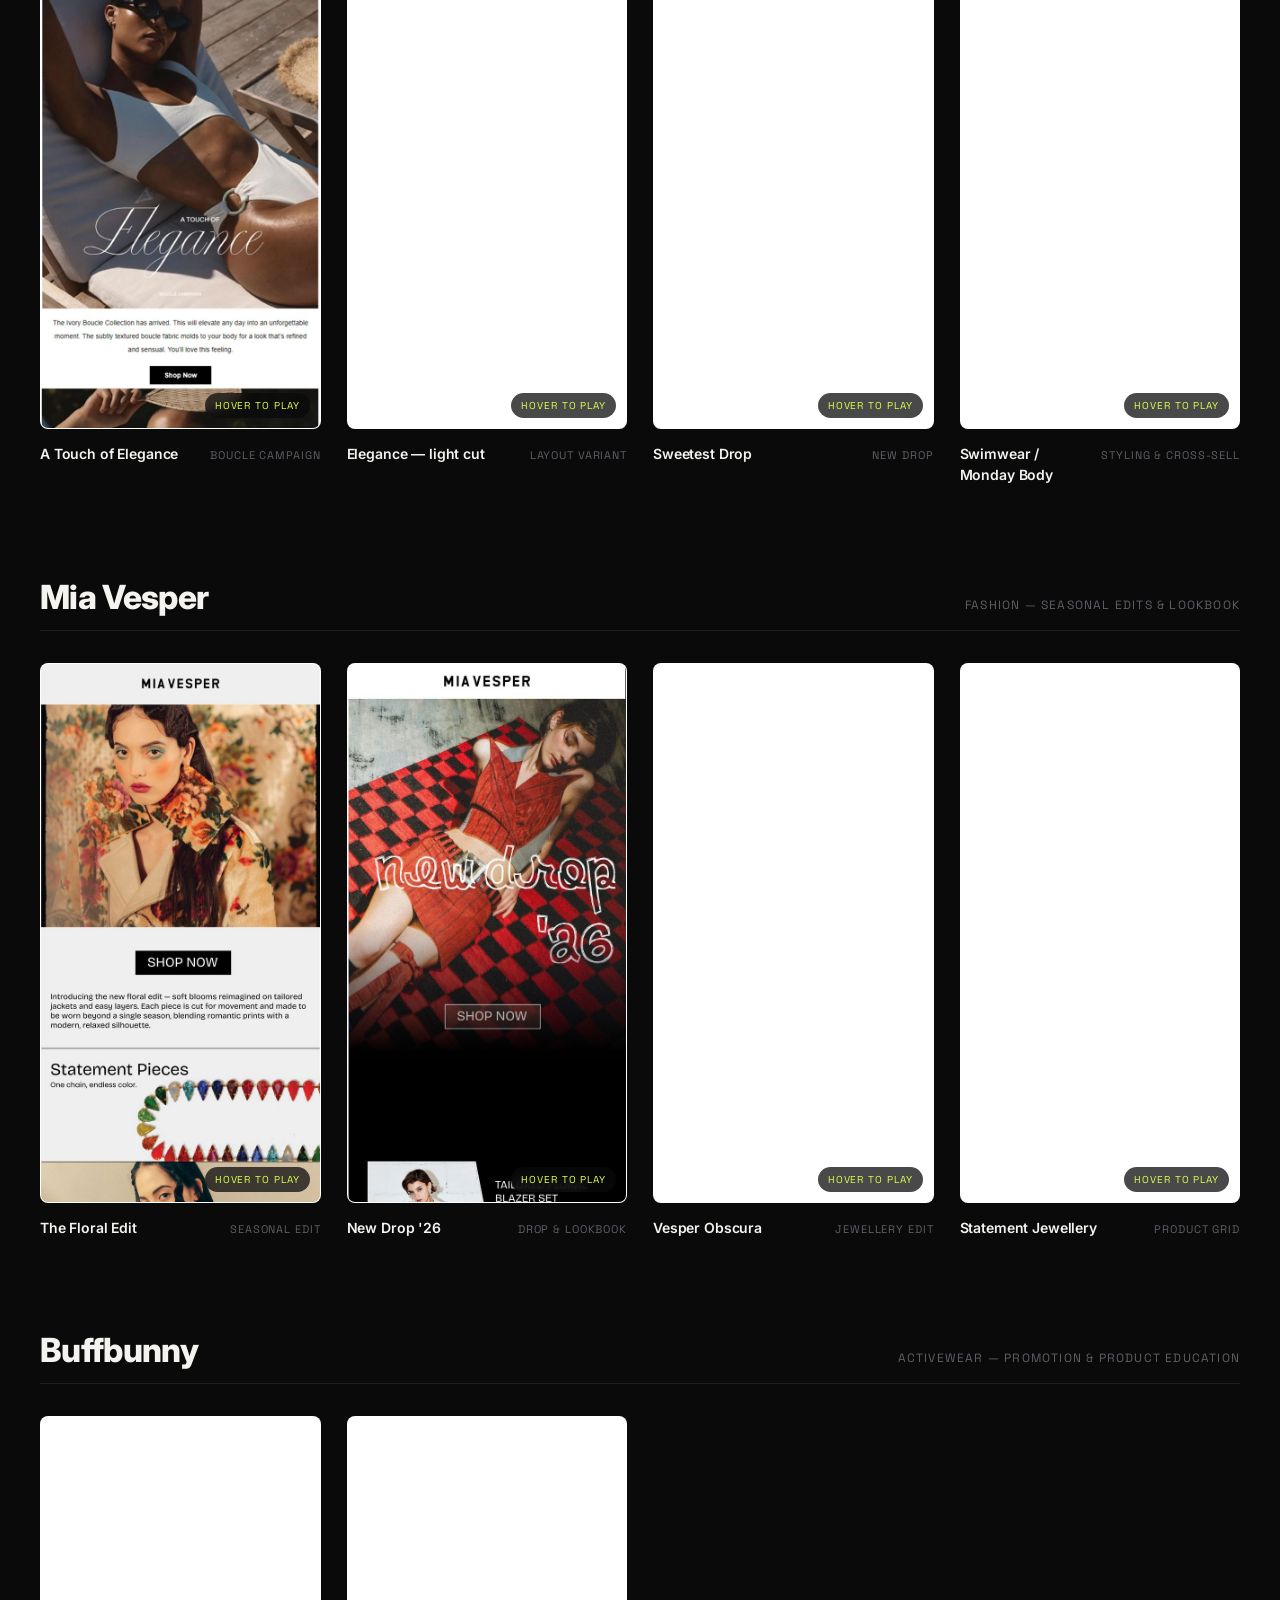
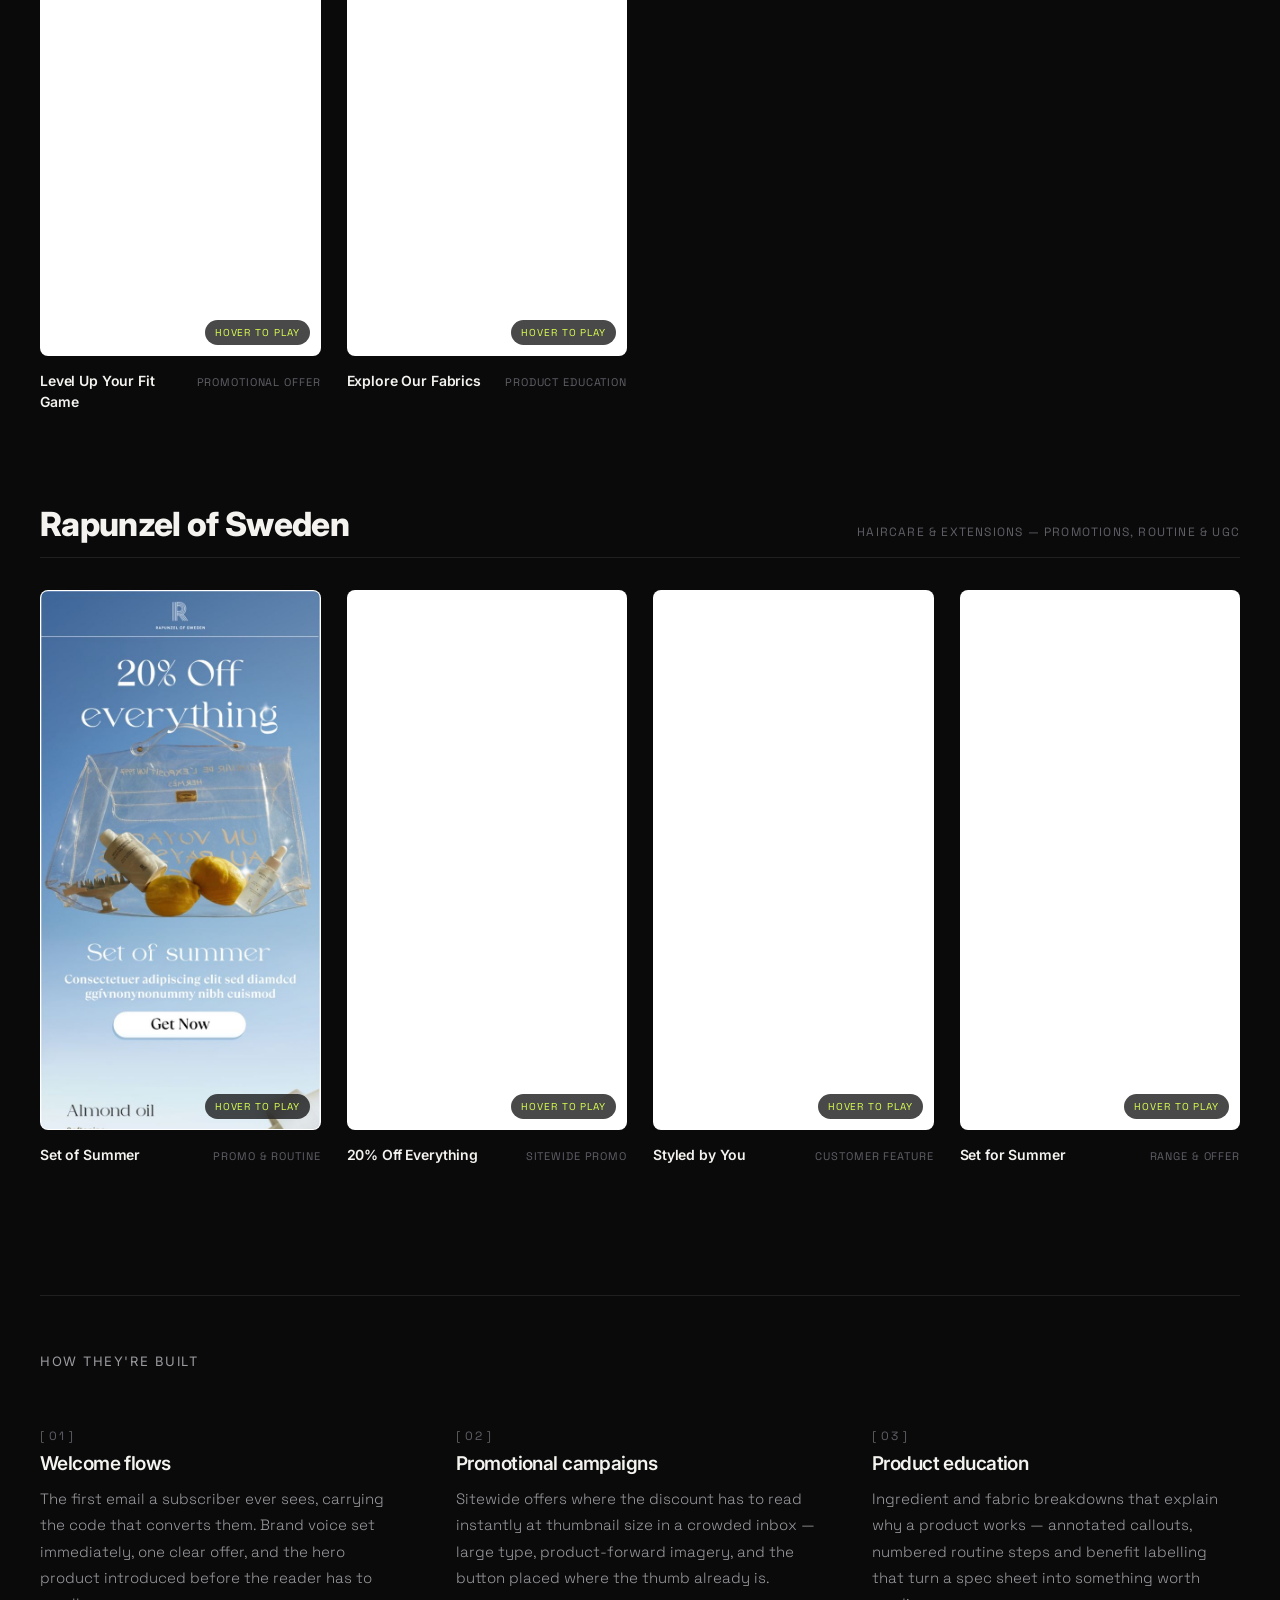
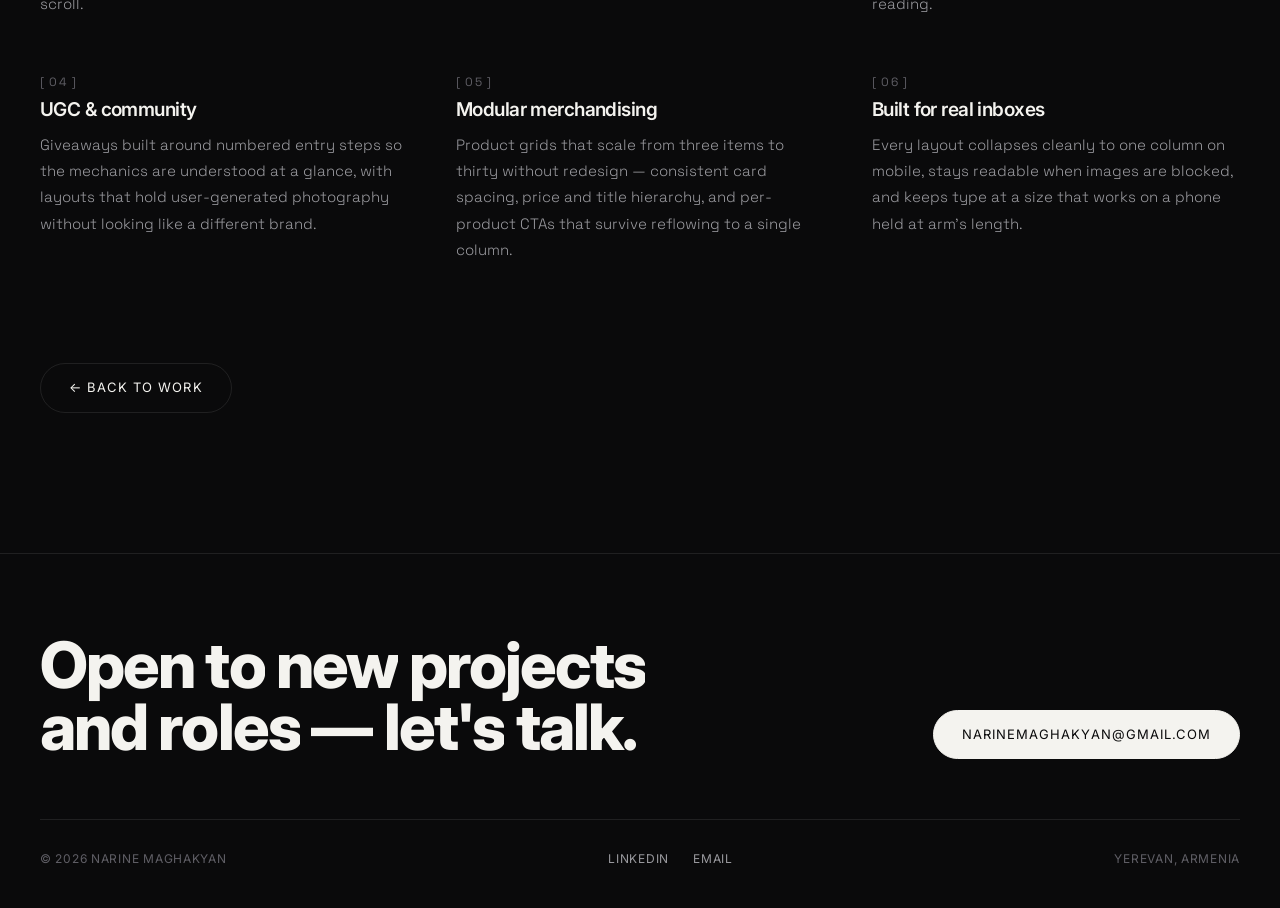
<file: email.html>
<!DOCTYPE html>
<html lang="en">
<head>
<meta charset="UTF-8">
<meta name="viewport" content="width=device-width, initial-scale=1.0">
<title>Email &amp; Lifecycle Design — Narine Maghakyan</title>
<meta name="description" content="Email and lifecycle design by Narine Maghakyan — welcome flows, promotional campaigns, product education and UGC campaigns for e-commerce brands.">
<link rel="stylesheet" href="css/style.css">
<style>
  /* ---------- facts ---------- */
  .em-facts{
    display:grid; grid-template-columns:repeat(4,1fr); gap:24px;
    margin-top:40px; padding-top:32px; border-top:1px solid var(--line);
  }
  .em-facts div{
    font-size:13px; text-transform:uppercase; letter-spacing:.08em;
    color:var(--text-faint); margin-bottom:8px; font-family:'Space Grotesk',sans-serif;
  }
  .em-facts strong{
    display:block; font-size:18px; color:var(--text); font-weight:500;
    text-transform:none; letter-spacing:0;
  }

  /* ---------- brand group ---------- */
  .em-set{ margin-top:96px; }
  .em-set:first-of-type{ margin-top:0; }
  .em-set-head{
    display:flex; align-items:baseline; justify-content:space-between; gap:20px;
    border-bottom:1px solid var(--line); padding-bottom:16px; margin-bottom:32px;
  }
  .em-set-head h2{ font-size:clamp(22px,2.6vw,34px); letter-spacing:-0.02em; }
  .em-set-head span{
    font-family:'Space Grotesk',sans-serif; font-size:12px; color:var(--text-faint);
    text-transform:uppercase; letter-spacing:.1em; white-space:nowrap;
  }

  /* ---------- email cards ---------- */
  .em-row{ display:grid; grid-template-columns:repeat(auto-fill,minmax(270px,1fr)); gap:26px; }

  .em-frame{
    position:relative; height:540px; border-radius:8px; overflow:hidden;
    background:#fff; border:1px solid var(--line);
    transition:transform .5s var(--ease), box-shadow .5s var(--ease), border-color .5s var(--ease);
  }
  .em-frame img{ width:100%; display:block; transition:transform 1.1s var(--ease); }

  .em-card:hover .em-frame{
    transform:translateY(-7px);
    box-shadow:0 22px 55px rgba(0,0,0,.55);
    border-color:rgba(217,255,79,.35);
  }
  /* the whole email plays through inside its frame */
  .em-card:hover .em-frame img{
    transition:transform 9s linear;
    transform:translateY(calc(540px - 100%));
  }

  .em-hint{
    position:absolute; right:10px; bottom:10px; z-index:3;
    font-family:'Space Grotesk',sans-serif; font-size:10px;
    letter-spacing:.09em; text-transform:uppercase;
    background:rgba(10,10,11,.74); color:var(--accent);
    padding:5px 10px; border-radius:100px;
    backdrop-filter:blur(6px);
    transition:opacity .35s var(--ease);
    pointer-events:none;
  }
  .em-card:hover .em-hint{ opacity:0; }

  .em-cap{ display:flex; justify-content:space-between; align-items:baseline; gap:12px; margin-top:14px; }
  .em-cap b{ font-size:14px; font-weight:600; letter-spacing:-0.01em; }
  .em-cap span{
    font-family:'Space Grotesk',sans-serif; font-size:11px; color:var(--text-faint);
    text-transform:uppercase; letter-spacing:.08em; white-space:nowrap;
  }

  /* ---------- craft notes ---------- */
  .em-grid{ display:grid; grid-template-columns:repeat(3,1fr); gap:56px 48px; margin-top:56px; }
  .em-item h3{ font-size:19px; font-weight:600; margin-bottom:12px; }
  .em-item p{
    color:var(--text-dim); font-size:15px; line-height:1.75;
    font-family:'Space Grotesk',sans-serif; font-weight:300;
  }
  .em-num{
    font-family:'Space Grotesk',sans-serif; font-size:12px; letter-spacing:.1em;
    color:var(--text-faint); margin-bottom:10px;
  }

  @media(max-width:900px){
    .em-facts{ grid-template-columns:1fr 1fr; }
    .em-grid{ grid-template-columns:1fr; gap:40px; }
    .em-set{ margin-top:72px; }
    .em-set-head{ flex-direction:column; gap:6px; align-items:flex-start; }
  }
  /* no hover on touch — let the email be scrolled by finger instead */
  @media (hover:none){
    .em-frame{ overflow-y:auto; -webkit-overflow-scrolling:touch; }
    .em-frame img{ transform:none !important; }
  }
  @media (prefers-reduced-motion: reduce){
    .em-card:hover .em-frame img{ transition:none !important; transform:none !important; }
    .em-card:hover .em-frame{ transform:none !important; }
  }
</style>
</head>
<body>

<nav class="site-nav">
  <a href="index.html" class="logo">NARINE<span>.</span>M</a>
  <div class="nav-links">
    <a href="index.html">Work</a>
    <a href="about.html" >About</a>
    <a href="mailto:narinemaghakyan@gmail.com">Contact</a>
  </div>
  <button class="nav-toggle">Menu</button>
</nav>

<header style="padding-top:160px; padding-bottom:40px;">
  <div class="wrap">
    <p class="reveal in" style="text-transform:uppercase; letter-spacing:.14em; font-size:13px; color:var(--text-dim); margin-bottom:20px;">Email &amp; UI Design</p>
    <h1 class="reveal in" style="font-size:clamp(36px,7vw,88px); max-width:900px;">Email &amp; Lifecycle Design</h1>
    <p class="reveal in" style="color:var(--text-dim); font-size:17px; max-width:660px; margin-top:20px;">Welcome flows, promotional campaigns, product education and UGC activations for e-commerce brands across beauty, swimwear, activewear and haircare — designed to hold the brand in the inbox and stay readable on a phone. Produced through Nord Advertising, a Klaviyo-partner retention agency, between 2023 and 2025.</p>

    <div class="em-facts reveal in">
      <div>Agency<strong>Nord Advertising</strong></div>
      <div>Brands<strong>8</strong></div>
      <div>Emails<strong>25 designs</strong></div>
      <div>Built in<strong>Klaviyo</strong></div>
    </div>
  </div>
</header>

<section style="padding-top:40px;">
  <div class="wrap">

    <!-- ============ VITALITY ============ -->
    <div class="em-set">
      <div class="em-set-head reveal">
        <h2>Vitality</h2>
        <span>Athleisure — welcome flow, launches &amp; drops</span>
      </div>
      <div class="em-row">
        <div class="em-card reveal">
          <div class="em-frame">
            <img src="images/em-vitality-welcome.jpg" alt="Vitality welcome email — 10% off code, Cloud II collection, review and best sellers" loading="lazy" decoding="async">
            <span class="em-hint">Hover to play</span>
          </div>
          <div class="em-cap"><b>Hi, We're Vitality</b><span>Welcome flow</span></div>
        </div>
        <div class="em-card reveal">
          <div class="em-frame">
            <img src="images/em-vitality-welcome-alt.jpg" alt="Vitality welcome email variant with rounded hero and Cloud II product line-up" loading="lazy" decoding="async">
            <span class="em-hint">Hover to play</span>
          </div>
          <div class="em-cap"><b>Welcome — variant</b><span>A/B layout</span></div>
        </div>
        <div class="em-card reveal">
          <div class="em-frame">
            <img src="images/em-vitality-coastal.jpg" alt="Vitality Coastal Cloud II launch email with fabric callouts" loading="lazy" decoding="async">
            <span class="em-hint">Hover to play</span>
          </div>
          <div class="em-cap"><b>Coastal Cloud II™</b><span>Product launch</span></div>
        </div>
        <div class="em-card reveal">
          <div class="em-frame">
            <img src="images/em-vitality-cherry.jpg" alt="Vitality Cherry — Spring in the Park collection email" loading="lazy" decoding="async">
            <span class="em-hint">Hover to play</span>
          </div>
          <div class="em-cap"><b>Cherry</b><span>Collection drop</span></div>
        </div>
      </div>
    </div>

    <!-- ============ SUPERGOOP! ============ -->
    <div class="em-set">
      <div class="em-set-head reveal">
        <h2>Supergoop!</h2>
        <span>SPF skincare — onboarding &amp; category campaigns</span>
      </div>
      <div class="em-row">
        <div class="em-card reveal">
          <div class="em-frame">
            <img src="images/em-supergoop-welcome.jpg" alt="Welcome to Supergoop! email with 10% off code and PLAY SPF 50 bestseller" loading="lazy" decoding="async">
            <span class="em-hint">Hover to play</span>
          </div>
          <div class="em-cap"><b>Welcome to Supergoop!</b><span>Welcome flow</span></div>
        </div>
        <div class="em-card reveal">
          <div class="em-frame">
            <img src="images/em-supergoop-brighter.jpg" alt="Supergoop! Make Your Days Brighter family sunscreen campaign" loading="lazy" decoding="async">
            <span class="em-hint">Hover to play</span>
          </div>
          <div class="em-cap"><b>Make Your Days Brighter</b><span>Category campaign</span></div>
        </div>
        <div class="em-card reveal">
          <div class="em-frame">
            <img src="images/em-supergoop-spf.jpg" alt="Supergoop! SPF for Everyone subscription confirmation email" loading="lazy" decoding="async">
            <span class="em-hint">Hover to play</span>
          </div>
          <div class="em-cap"><b>SPF for Everyone</b><span>Sign-up confirmation</span></div>
        </div>
      </div>
    </div>

    <!-- ============ TRIANGL ============ -->
    <div class="em-set">
      <div class="em-set-head reveal">
        <h2>Triangl <span style="color:var(--text-faint); font-weight:400;">/ Casa del Mar</span></h2>
        <span>Swimwear — UGC activation, collection &amp; brand launch</span>
      </div>
      <div class="em-row">
        <div class="em-card reveal">
          <div class="em-frame">
            <img src="images/em-triangl-giveaway.jpg" alt="Triangl Summer TikTok giveaway email with three numbered entry steps" loading="lazy" decoding="async">
            <span class="em-hint">Hover to play</span>
          </div>
          <div class="em-cap"><b>Summer TikTok Giveaway</b><span>UGC activation</span></div>
        </div>
        <div class="em-card reveal">
          <div class="em-frame">
            <img src="images/em-triangl-giveaway-v2.jpg" alt="Triangl Summer TikTok giveaway, editorial layout with product line-up and terms" loading="lazy" decoding="async">
            <span class="em-hint">Hover to play</span>
          </div>
          <div class="em-cap"><b>Giveaway — editorial cut</b><span>Layout variant</span></div>
        </div>
        <div class="em-card reveal">
          <div class="em-frame">
            <img src="images/em-triangl-collection.jpg" alt="Triangl swimwear collection email split into For Her and For Him" loading="lazy" decoding="async">
            <span class="em-hint">Hover to play</span>
          </div>
          <div class="em-cap"><b>For Her / For Him</b><span>Collection campaign</span></div>
        </div>
        <div class="em-card reveal">
          <div class="em-frame">
            <img src="images/em-casadelmar.jpg" alt="Casa del Mar For Him email introducing Triangl's brother brand" loading="lazy" decoding="async">
            <span class="em-hint">Hover to play</span>
          </div>
          <div class="em-cap"><b>Casa del Mar — For Him</b><span>Brand launch</span></div>
        </div>
      </div>
    </div>

    <!-- ============ MONDAY ============ -->
    <div class="em-set">
      <div class="em-set-head reveal">
        <h2>Monday Swimwear</h2>
        <span>Swimwear — campaigns, drops &amp; styling</span>
      </div>
      <div class="em-row">
        <div class="em-card reveal">
          <div class="em-frame">
            <img src="images/em-monday-boucle.jpg" alt="Monday Swimwear A Touch of Elegance boucle campaign email, Bahamas editorial" loading="lazy" decoding="async">
            <span class="em-hint">Hover to play</span>
          </div>
          <div class="em-cap"><b>A Touch of Elegance</b><span>Boucle campaign</span></div>
        </div>
        <div class="em-card reveal">
          <div class="em-frame">
            <img src="images/em-monday-elegance.jpg" alt="Monday Swimwear A Touch of Elegance email with Complete the Look product grid" loading="lazy" decoding="async">
            <span class="em-hint">Hover to play</span>
          </div>
          <div class="em-cap"><b>Elegance — light cut</b><span>Layout variant</span></div>
        </div>
        <div class="em-card reveal">
          <div class="em-frame">
            <img src="images/em-monday-drop.jpg" alt="Monday Swimwear sweetest drop email with Dragon Fruit, Mango and Summer Peach colourways" loading="lazy" decoding="async">
            <span class="em-hint">Hover to play</span>
          </div>
          <div class="em-cap"><b>Sweetest Drop</b><span>New drop</span></div>
        </div>
        <div class="em-card reveal">
          <div class="em-frame">
            <img src="images/em-monday-swimwear.jpg" alt="Monday Swimwear email with Complete the Look and Monday Body sections" loading="lazy" decoding="async">
            <span class="em-hint">Hover to play</span>
          </div>
          <div class="em-cap"><b>Swimwear / Monday Body</b><span>Styling &amp; cross-sell</span></div>
        </div>
      </div>
    </div>

    <!-- ============ MIA VESPER ============ -->
    <div class="em-set">
      <div class="em-set-head reveal">
        <h2>Mia Vesper</h2>
        <span>Fashion — seasonal edits &amp; lookbook</span>
      </div>
      <div class="em-row">
        <div class="em-card reveal">
          <div class="em-frame">
            <img src="images/em-miavesper-floral.jpg" alt="Mia Vesper floral edit email with statement pieces section" loading="lazy" decoding="async">
            <span class="em-hint">Hover to play</span>
          </div>
          <div class="em-cap"><b>The Floral Edit</b><span>Seasonal edit</span></div>
        </div>
        <div class="em-card reveal">
          <div class="em-frame">
            <img src="images/em-miavesper-newdrop.jpg" alt="Mia Vesper new drop email on black with lookbook strip" loading="lazy" decoding="async">
            <span class="em-hint">Hover to play</span>
          </div>
          <div class="em-cap"><b>New Drop '26</b><span>Drop &amp; lookbook</span></div>
        </div>
        <div class="em-card reveal">
          <div class="em-frame">
            <img src="images/em-miavesper-obscura.jpg" alt="Mia Vesper Vesper Obscura email with botanical collage and Most Collected jewellery" loading="lazy" decoding="async">
            <span class="em-hint">Hover to play</span>
          </div>
          <div class="em-cap"><b>Vesper Obscura</b><span>Jewellery edit</span></div>
        </div>
        <div class="em-card reveal">
          <div class="em-frame">
            <img src="images/em-miavesper-jewelry.jpg" alt="Mia Vesper jewellery email with product grid and shop now actions" loading="lazy" decoding="async">
            <span class="em-hint">Hover to play</span>
          </div>
          <div class="em-cap"><b>Statement Jewellery</b><span>Product grid</span></div>
        </div>
      </div>
    </div>

    <!-- ============ BUFFBUNNY ============ -->
    <div class="em-set">
      <div class="em-set-head reveal">
        <h2>Buffbunny</h2>
        <span>Activewear — promotion &amp; product education</span>
      </div>
      <div class="em-row">
        <div class="em-card reveal">
          <div class="em-frame">
            <img src="images/em-buffbunny-offer.jpg" alt="Buffbunny 20% off promotional email with best sellers grid" loading="lazy" decoding="async">
            <span class="em-hint">Hover to play</span>
          </div>
          <div class="em-cap"><b>Level Up Your Fit Game</b><span>Promotional offer</span></div>
        </div>
        <div class="em-card reveal">
          <div class="em-frame">
            <img src="images/em-buffbunny-fabrics.jpg" alt="Buffbunny fabric technology education email with flexibility, breathability and support" loading="lazy" decoding="async">
            <span class="em-hint">Hover to play</span>
          </div>
          <div class="em-cap"><b>Explore Our Fabrics</b><span>Product education</span></div>
        </div>
      </div>
    </div>

    <!-- ============ RAPUNZEL OF SWEDEN ============ -->
    <div class="em-set">
      <div class="em-set-head reveal">
        <h2>Rapunzel of Sweden</h2>
        <span>Haircare &amp; extensions — promotions, routine &amp; UGC</span>
      </div>
      <div class="em-row">
        <div class="em-card reveal">
          <div class="em-frame">
            <img src="images/em-rapunzel-summer.jpg" alt="Rapunzel of Sweden 20% off Set of Summer email with oil ingredient callouts and three routine steps" loading="lazy" decoding="async">
            <span class="em-hint">Hover to play</span>
          </div>
          <div class="em-cap"><b>Set of Summer</b><span>Promo &amp; routine</span></div>
        </div>
        <div class="em-card reveal">
          <div class="em-frame">
            <img src="images/em-rapunzel-20off.jpg" alt="Rapunzel of Sweden 20% off everything email with Styled by You and accessories" loading="lazy" decoding="async">
            <span class="em-hint">Hover to play</span>
          </div>
          <div class="em-cap"><b>20% Off Everything</b><span>Sitewide promo</span></div>
        </div>
        <div class="em-card reveal">
          <div class="em-frame">
            <img src="images/em-rapunzel-styled.jpg" alt="Rapunzel of Sweden Styled by You newsletter featuring customer hair extension looks" loading="lazy" decoding="async">
            <span class="em-hint">Hover to play</span>
          </div>
          <div class="em-cap"><b>Styled by You</b><span>Customer feature</span></div>
        </div>
        <div class="em-card reveal">
          <div class="em-frame">
            <img src="images/em-rapunzel-setforsummer.jpg" alt="Rapunzel of Sweden Set for Summer email with haircare range and 4 for 3 tape offer" loading="lazy" decoding="async">
            <span class="em-hint">Hover to play</span>
          </div>
          <div class="em-cap"><b>Set for Summer</b><span>Range &amp; offer</span></div>
        </div>
      </div>
    </div>

    <!-- ============ CRAFT NOTES ============ -->
    <div style="margin-top:130px; border-top:1px solid var(--line); padding-top:56px;">
      <p class="reveal" style="font-size:13px; text-transform:uppercase; letter-spacing:.12em; color:var(--text-dim);">How they're built</p>

      <div class="em-grid">
        <div class="em-item reveal">
          <div class="em-num">[ 01 ]</div>
          <h3>Welcome flows</h3>
          <p>The first email a subscriber ever sees, carrying the code that converts them. Brand voice set immediately, one clear offer, and the hero product introduced before the reader has to scroll.</p>
        </div>
        <div class="em-item reveal">
          <div class="em-num">[ 02 ]</div>
          <h3>Promotional campaigns</h3>
          <p>Sitewide offers where the discount has to read instantly at thumbnail size in a crowded inbox — large type, product-forward imagery, and the button placed where the thumb already is.</p>
        </div>
        <div class="em-item reveal">
          <div class="em-num">[ 03 ]</div>
          <h3>Product education</h3>
          <p>Ingredient and fabric breakdowns that explain why a product works — annotated callouts, numbered routine steps and benefit labelling that turn a spec sheet into something worth reading.</p>
        </div>
        <div class="em-item reveal">
          <div class="em-num">[ 04 ]</div>
          <h3>UGC &amp; community</h3>
          <p>Giveaways built around numbered entry steps so the mechanics are understood at a glance, with layouts that hold user-generated photography without looking like a different brand.</p>
        </div>
        <div class="em-item reveal">
          <div class="em-num">[ 05 ]</div>
          <h3>Modular merchandising</h3>
          <p>Product grids that scale from three items to thirty without redesign — consistent card spacing, price and title hierarchy, and per-product CTAs that survive reflowing to a single column.</p>
        </div>
        <div class="em-item reveal">
          <div class="em-num">[ 06 ]</div>
          <h3>Built for real inboxes</h3>
          <p>Every layout collapses cleanly to one column on mobile, stays readable when images are blocked, and keeps type at a size that works on a phone held at arm's length.</p>
        </div>
      </div>
    </div>

    <div class="reveal" style="margin-top:100px;">
      <a href="index.html" class="btn cursor-hover">← Back to Work</a>
    </div>

  </div>
</section>

<footer class="site-footer">
  <div class="wrap">
    <div class="footer-top reveal">
      <h2>Open to new projects and roles — let's talk.</h2>
      <a href="mailto:narinemaghakyan@gmail.com" class="btn btn-solid cursor-hover">narinemaghakyan@gmail.com</a>
    </div>
    <div class="footer-bottom">
      <span>© 2026 Narine Maghakyan</span>
      <div class="footer-socials">
        <a href="https://www.linkedin.com/in/narine-maghakyan-design/" target="_blank" rel="noopener">LinkedIn</a>
        <a href="mailto:narinemaghakyan@gmail.com">Email</a>
      </div>
      <span>Yerevan, Armenia</span>
    </div>
  </div>
</footer>

<script src="js/main.js"></script>
</body>
</html>
</file>
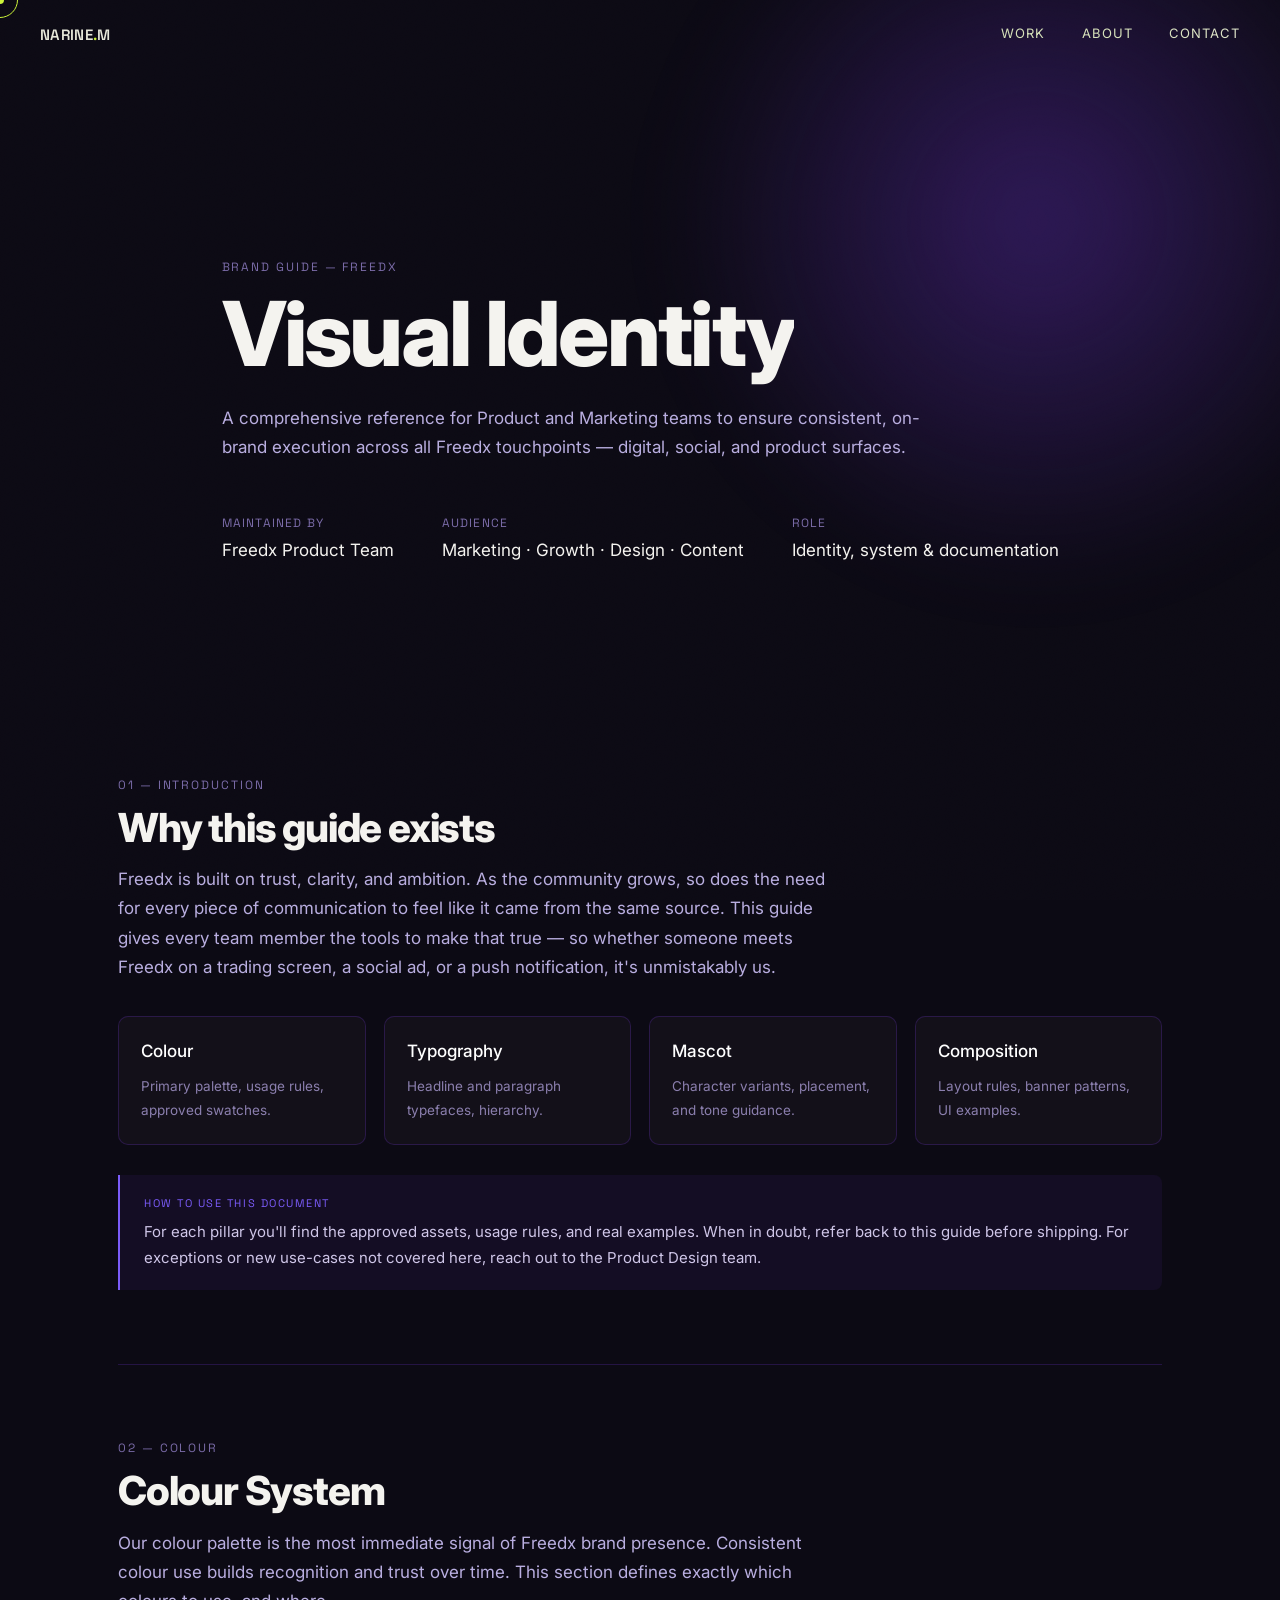
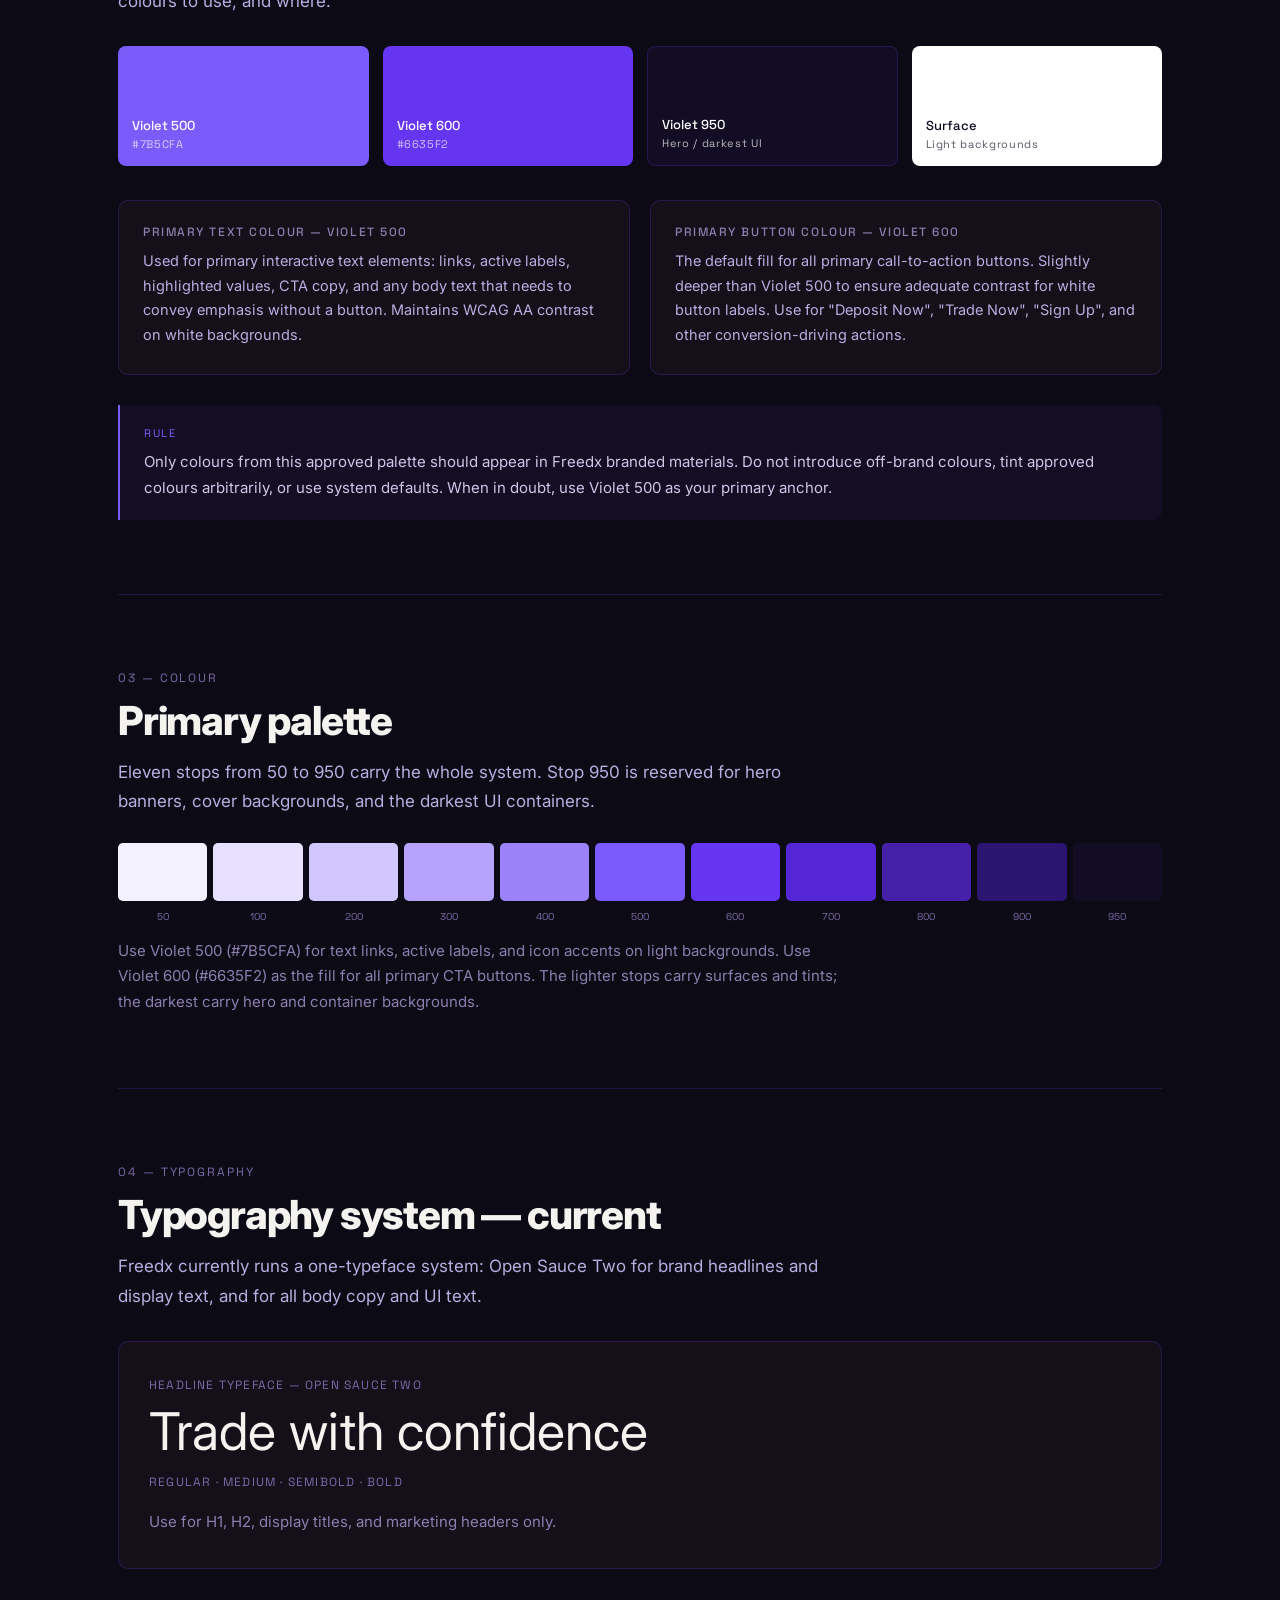
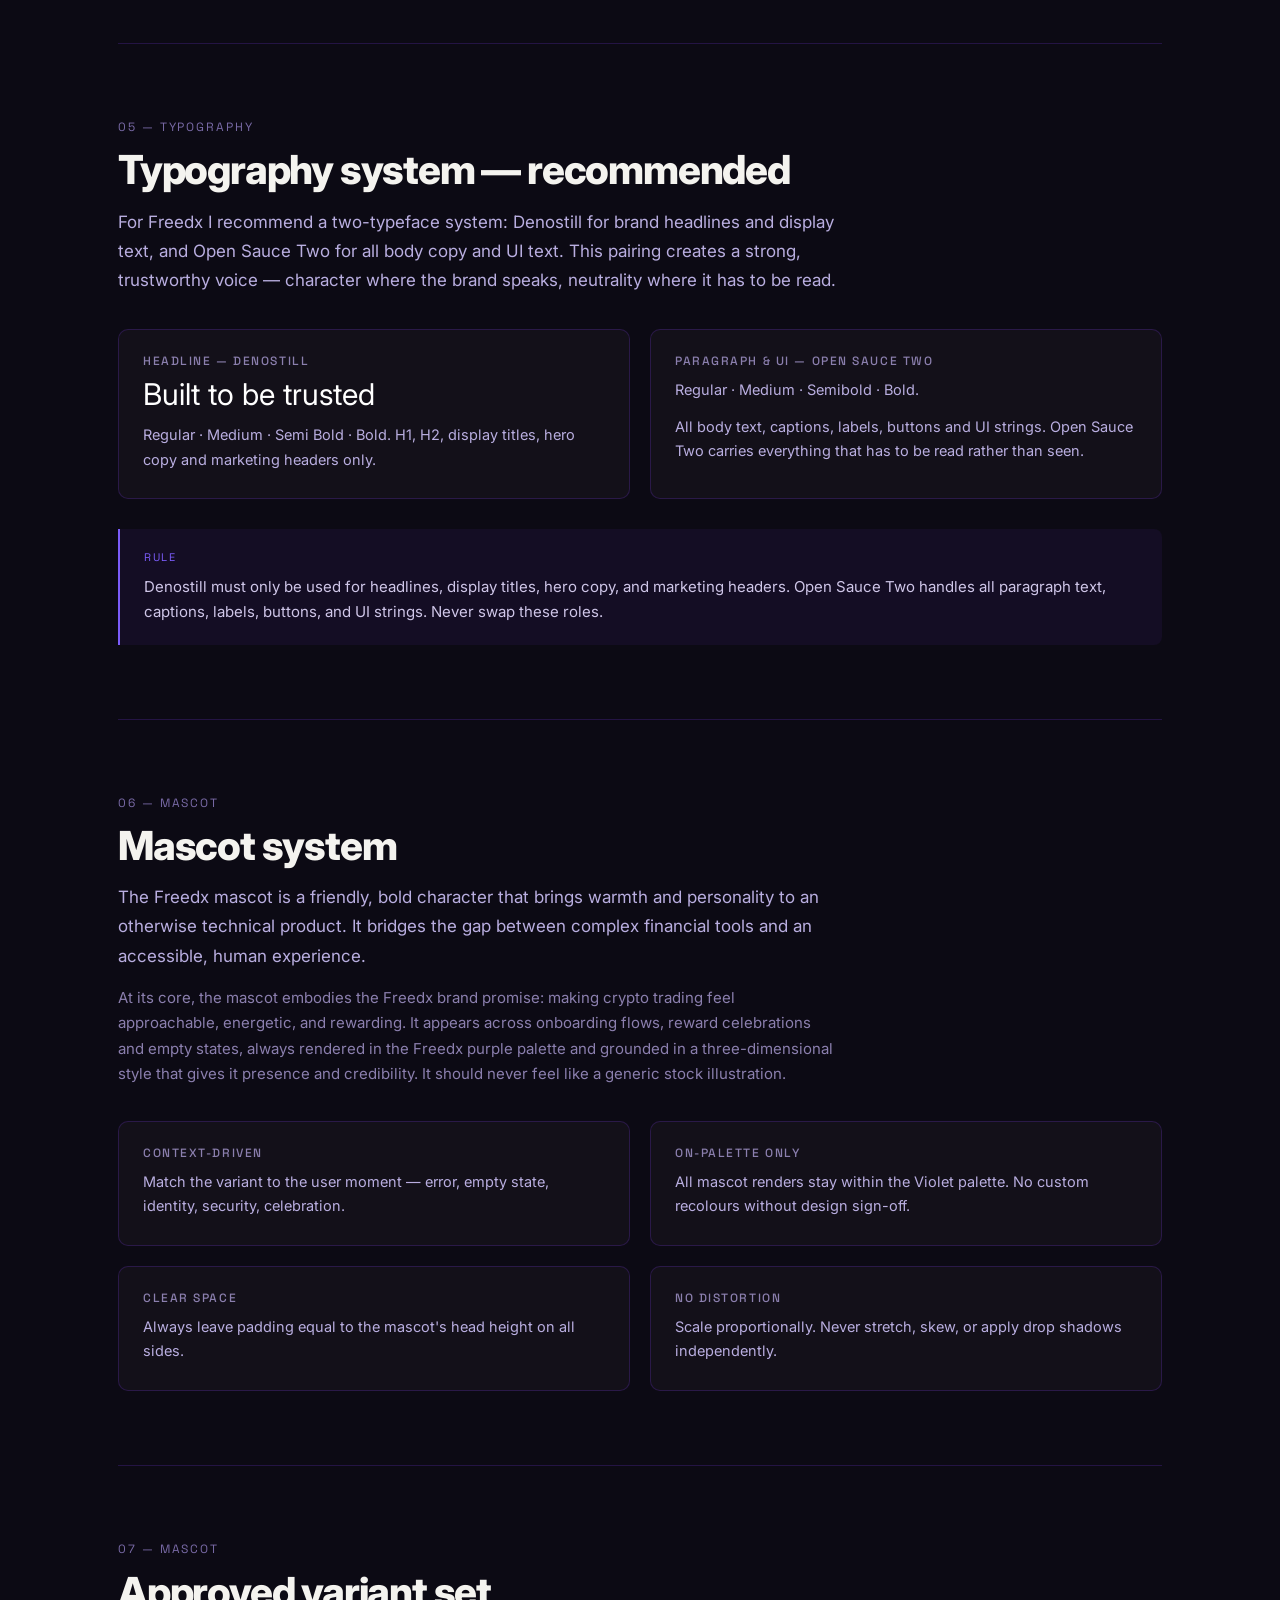
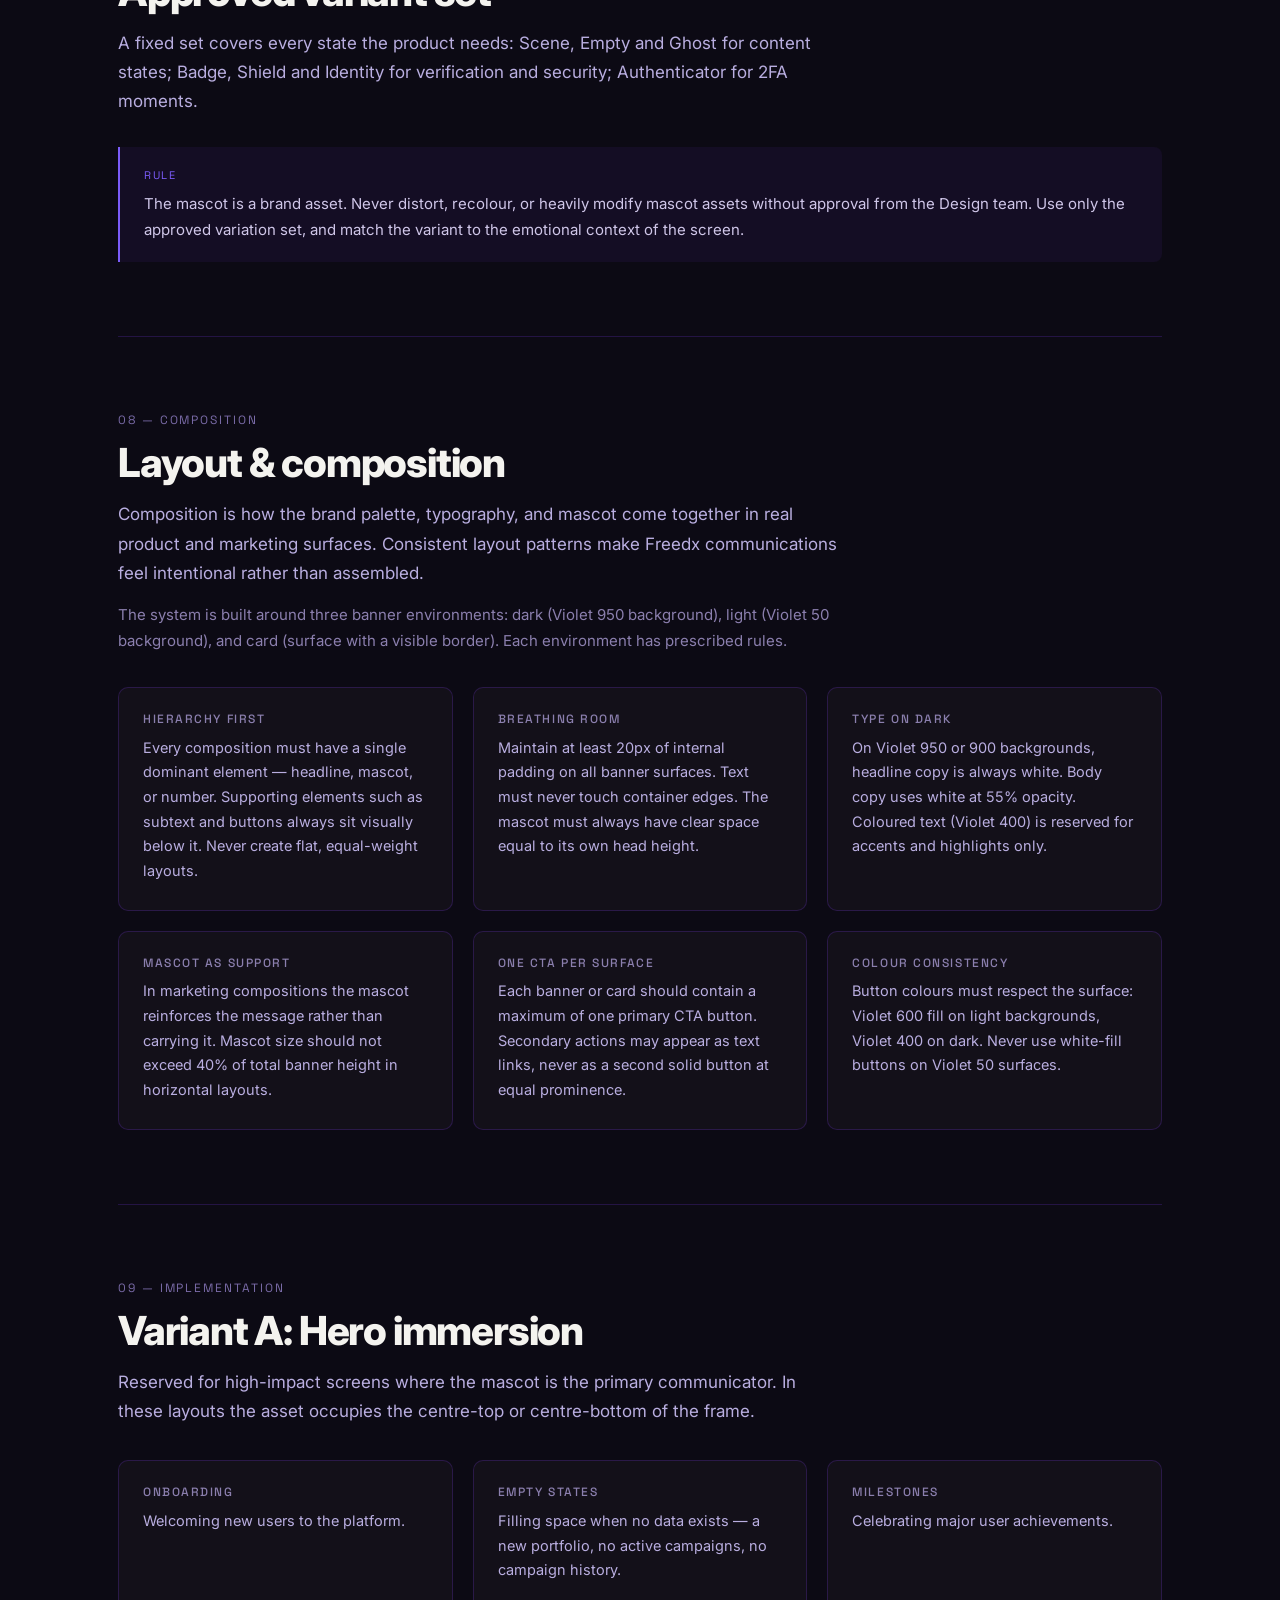
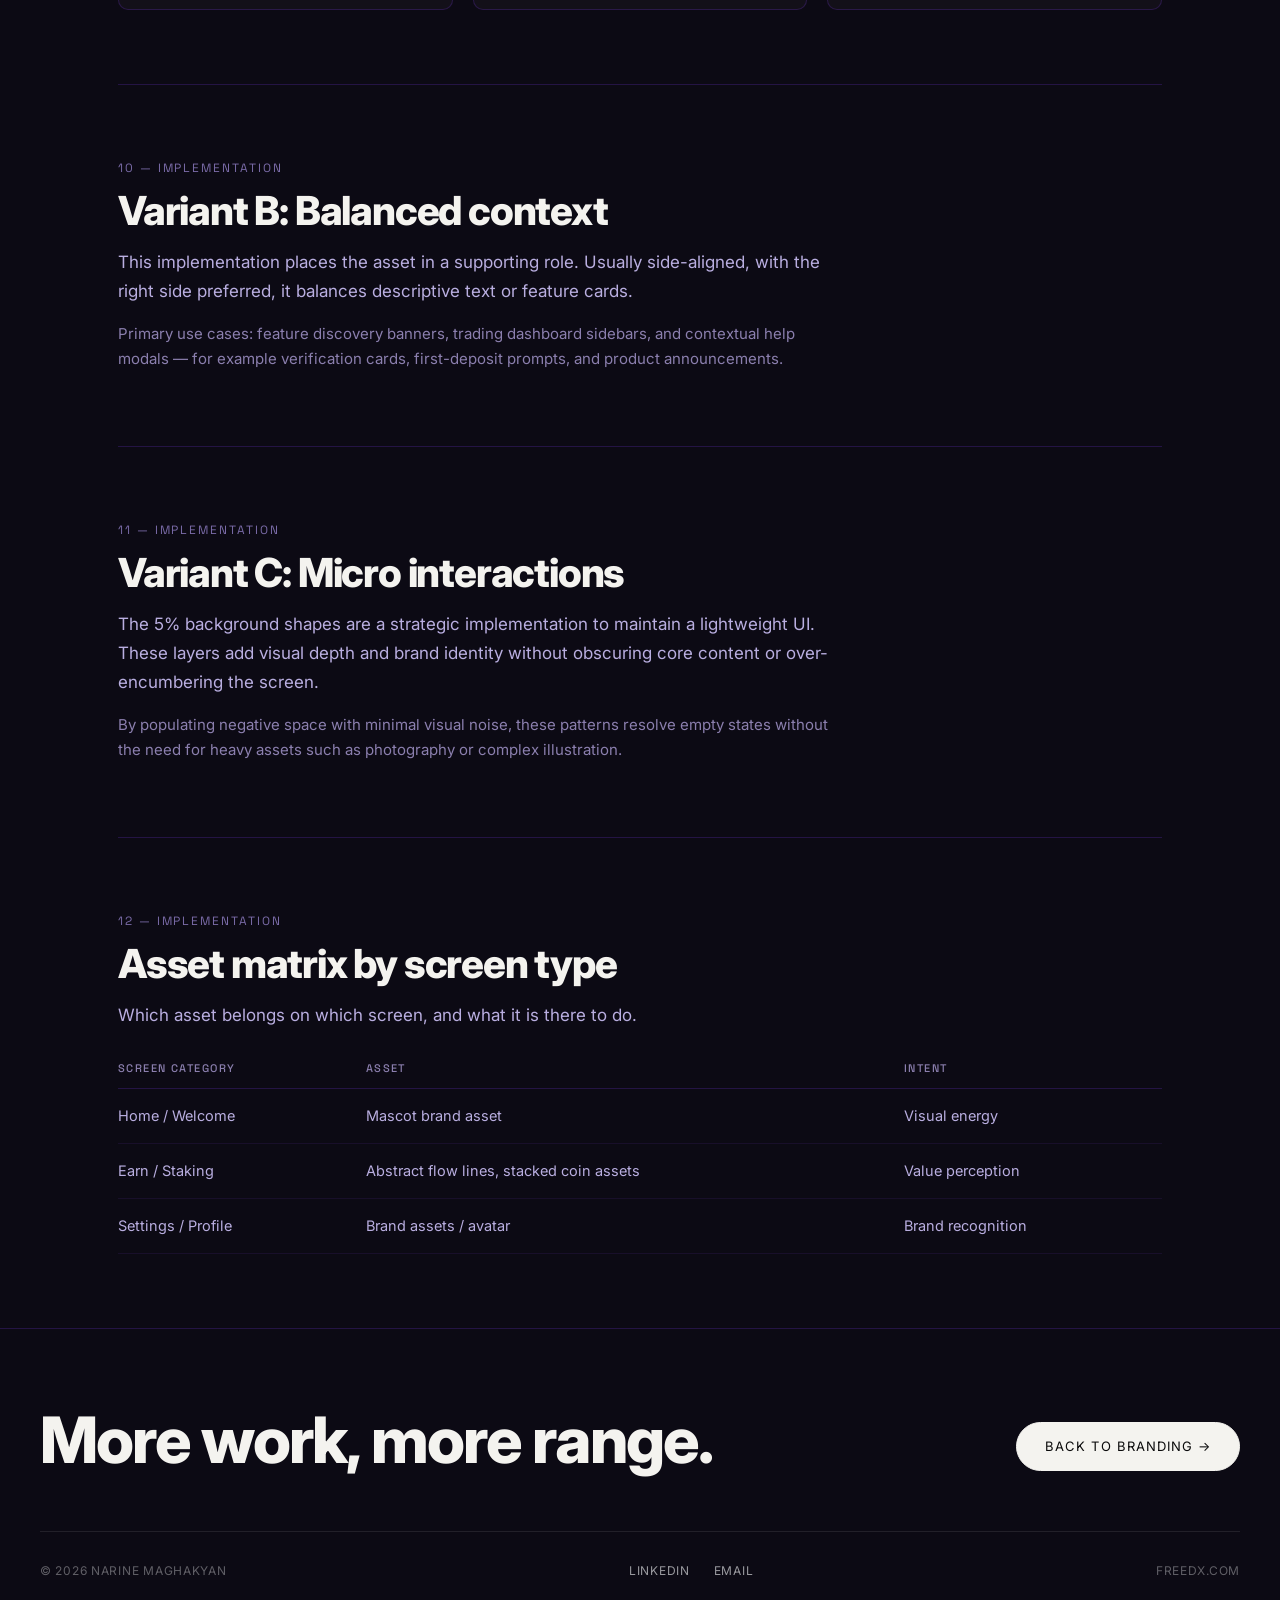
<file: freedx-brand-guide.html>
<!DOCTYPE html>
<html lang="en">
<head>
<meta charset="UTF-8">
<meta name="viewport" content="width=device-width, initial-scale=1.0">
<title>Freedx Brand Guide — Narine Maghakyan</title>
<link rel="stylesheet" href="css/style.css">
<style>
  :root{ --fx-purple:#7B5CFA; --fx-purple-deep:#6635F2; --fx-bg:#0c0a14; --fx-line:rgba(124,58,237,.22); }
  .bg-wrap{ max-width:1100px; margin:0 auto; padding:0 28px; }
  .bg-chapter{ padding:74px 0; border-top:1px solid var(--fx-line); }
  .bg-chapter:first-of-type{ border-top:none; }
  .bg-kicker{ font-family:'Space Grotesk',sans-serif; font-size:12px; text-transform:uppercase;
    letter-spacing:.16em; color:#7a6ba8; margin-bottom:14px; }
  .bg-chapter h2{ font-size:clamp(26px,3.4vw,40px); max-width:760px; margin:0 0 18px; }
  .bg-lead{ color:#b9aee0; font-size:17px; line-height:1.72; max-width:720px; }
  .bg-note{ color:#8b7fae; font-size:15px; line-height:1.7; max-width:720px; margin-top:14px; }
  .bg-grid-2{ display:grid; grid-template-columns:1fr 1fr; gap:20px; margin-top:34px; }
  .bg-grid-3{ display:grid; grid-template-columns:repeat(3,1fr); gap:20px; margin-top:34px; }
  .bg-card{ background:#131019; border:1px solid var(--fx-line); border-radius:10px; padding:26px 24px; }
  .bg-card h3{ font-family:'Space Grotesk',sans-serif; font-size:12px; text-transform:uppercase;
    letter-spacing:.13em; color:#8b7fae; font-weight:500; margin:0 0 10px; }
  .bg-card p{ color:#b9aee0; font-size:14.5px; line-height:1.7; margin:0; }
  .bg-rule{ border-left:2px solid var(--fx-purple); background:rgba(124,58,237,.07);
    border-radius:0 8px 8px 0; padding:20px 24px; margin-top:30px; }
  .bg-rule span{ font-family:'Space Grotesk',sans-serif; font-size:11px; letter-spacing:.14em;
    text-transform:uppercase; color:var(--fx-purple); display:block; margin-bottom:8px; }
  .bg-rule p{ color:#cfc6e8; font-size:15px; line-height:1.7; margin:0; }
  .bg-chips{ display:grid; grid-template-columns:repeat(4,1fr); gap:14px; margin-top:30px; }
  .bg-chip{ border-radius:8px; height:120px; display:flex; flex-direction:column; justify-content:flex-end;
    padding:14px; font-family:'Space Grotesk',sans-serif; font-size:12px; }
  .bg-chip b{ display:block; font-weight:500; font-size:13px; }
  .bg-chip span{ opacity:.7; font-size:11px; letter-spacing:.06em; }
  .bg-ramp{ display:grid; grid-template-columns:repeat(11,1fr); gap:6px; margin-top:26px; }
  .bg-ramp div{ height:58px; border-radius:5px; }
  .bg-ramp-labels{ display:grid; grid-template-columns:repeat(11,1fr); gap:6px; margin-top:8px;
    font-family:'Space Grotesk',sans-serif; font-size:10px; color:#7a6ba8; text-align:center; }
  .bg-type{ background:#131019; border:1px solid var(--fx-line); border-radius:10px; padding:34px 30px; margin-top:30px; }
  .bg-specimen{ font-size:clamp(28px,4.4vw,52px); line-height:1.06; margin:10px 0 14px; }
  .bg-weights{ font-family:'Space Grotesk',sans-serif; font-size:12px; letter-spacing:.1em;
    text-transform:uppercase; color:#7a6ba8; }
  .bg-matrix{ width:100%; border-collapse:collapse; margin-top:30px; font-size:14.5px; }
  .bg-matrix th{ text-align:left; font-family:'Space Grotesk',sans-serif; font-size:11px;
    text-transform:uppercase; letter-spacing:.13em; color:#8b7fae; font-weight:500;
    padding:0 16px 12px 0; border-bottom:1px solid var(--fx-line); }
  .bg-matrix td{ padding:16px 16px 16px 0; color:#b9aee0; border-bottom:1px solid rgba(124,58,237,.1); vertical-align:top; }
  .bg-toc{ display:grid; grid-template-columns:repeat(4,1fr); gap:18px; margin-top:34px; }
  .bg-toc a{ display:block; background:#131019; border:1px solid var(--fx-line); border-radius:10px;
    padding:22px; text-decoration:none; }
  .bg-toc b{ display:block; font-size:17px; color:#fff; margin-bottom:8px; font-weight:500; }
  .bg-toc em{ font-style:normal; color:#8b7fae; font-size:13.5px; line-height:1.6; }
  @media(max-width:900px){
    .bg-grid-2,.bg-grid-3,.bg-toc{ grid-template-columns:1fr; }
    .bg-chips{ grid-template-columns:1fr 1fr; }
    .bg-ramp,.bg-ramp-labels{ grid-template-columns:repeat(6,1fr); }
  }
</style>
</head>
<body style="background:var(--fx-bg);">

<nav class="site-nav">
  <a href="index.html" class="logo">NARINE<span>.</span>M</a>
  <div class="nav-links">
    <a href="index.html">Work</a>
    <a href="about.html">About</a>
    <a href="mailto:narinemaghakyan@gmail.com">Contact</a>
  </div>
  <button class="nav-toggle">Menu</button>
</nav>

<header style="min-height:78vh; display:flex; flex-direction:column; justify-content:center; padding-top:120px; position:relative; overflow:hidden;">
  <div style="position:absolute; top:-25%; right:-12%; width:62vw; height:62vw; background:radial-gradient(circle, rgba(124,58,237,.32), transparent 65%); filter:blur(40px); pointer-events:none;"></div>
  <div class="bg-wrap" style="position:relative;">
    <p class="reveal in bg-kicker">Brand Guide — Freedx</p>
    <h1 class="reveal in" style="font-size:clamp(38px,7vw,92px); max-width:1000px;">Visual Identity</h1>
    <p class="reveal in bg-lead" style="margin-top:26px;">A comprehensive reference for Product and Marketing teams to ensure consistent, on-brand execution across all Freedx touchpoints — digital, social, and product surfaces.</p>
    <div class="reveal in" style="display:flex; gap:48px; flex-wrap:wrap; margin-top:52px;">
      <div><div class="bg-weights">Maintained by</div><div style="font-size:17px; margin-top:6px;">Freedx Product Team</div></div>
      <div><div class="bg-weights">Audience</div><div style="font-size:17px; margin-top:6px;">Marketing · Growth · Design · Content</div></div>
      <div><div class="bg-weights">Role</div><div style="font-size:17px; margin-top:6px;">Identity, system &amp; documentation</div></div>
    </div>
  </div>
</header>

<main class="bg-wrap">

  <!-- 01 -->
  <section class="bg-chapter reveal">
    <p class="bg-kicker">01 — Introduction</p>
    <h2>Why this guide exists</h2>
    <p class="bg-lead">Freedx is built on trust, clarity, and ambition. As the community grows, so does the need for every piece of communication to feel like it came from the same source. This guide gives every team member the tools to make that true — so whether someone meets Freedx on a trading screen, a social ad, or a push notification, it's unmistakably us.</p>
    <div class="bg-toc">
      <a href="#colour"><b>Colour</b><em>Primary palette, usage rules, approved swatches.</em></a>
      <a href="#type"><b>Typography</b><em>Headline and paragraph typefaces, hierarchy.</em></a>
      <a href="#mascot"><b>Mascot</b><em>Character variants, placement, and tone guidance.</em></a>
      <a href="#composition"><b>Composition</b><em>Layout rules, banner patterns, UI examples.</em></a>
    </div>
    <div class="bg-rule">
      <span>How to use this document</span>
      <p>For each pillar you'll find the approved assets, usage rules, and real examples. When in doubt, refer back to this guide before shipping. For exceptions or new use-cases not covered here, reach out to the Product Design team.</p>
    </div>
  </section>

  <!-- 02 -->
  <section class="bg-chapter reveal" id="colour">
    <p class="bg-kicker">02 — Colour</p>
    <h2>Colour System</h2>
    <p class="bg-lead">Our colour palette is the most immediate signal of Freedx brand presence. Consistent colour use builds recognition and trust over time. This section defines exactly which colours to use, and where.</p>
    <div class="bg-chips">
      <div class="bg-chip" style="background:#7B5CFA; color:#fff;"><b>Violet 500</b><span>#7B5CFA</span></div>
      <div class="bg-chip" style="background:#6635F2; color:#fff;"><b>Violet 600</b><span>#6635F2</span></div>
      <div class="bg-chip" style="background:#120D24; color:#fff; border:1px solid var(--fx-line);"><b>Violet 950</b><span>Hero / darkest UI</span></div>
      <div class="bg-chip" style="background:#fff; color:#120D24;"><b>Surface</b><span>Light backgrounds</span></div>
    </div>
    <div class="bg-grid-2">
      <div class="bg-card">
        <h3>Primary text colour — Violet 500</h3>
        <p>Used for primary interactive text elements: links, active labels, highlighted values, CTA copy, and any body text that needs to convey emphasis without a button. Maintains WCAG AA contrast on white backgrounds.</p>
      </div>
      <div class="bg-card">
        <h3>Primary button colour — Violet 600</h3>
        <p>The default fill for all primary call-to-action buttons. Slightly deeper than Violet 500 to ensure adequate contrast for white button labels. Use for "Deposit Now", "Trade Now", "Sign Up", and other conversion-driving actions.</p>
      </div>
    </div>
    <div class="bg-rule">
      <span>Rule</span>
      <p>Only colours from this approved palette should appear in Freedx branded materials. Do not introduce off-brand colours, tint approved colours arbitrarily, or use system defaults. When in doubt, use Violet 500 as your primary anchor.</p>
    </div>
  </section>

  <!-- 03 -->
  <section class="bg-chapter reveal">
    <p class="bg-kicker">03 — Colour</p>
    <h2>Primary palette</h2>
    <p class="bg-lead">Eleven stops from 50 to 950 carry the whole system. Stop 950 is reserved for hero banners, cover backgrounds, and the darkest UI containers.</p>
    <div class="bg-ramp">
      <div style="background:#F3F0FF;"></div><div style="background:#E7E0FF;"></div><div style="background:#D2C6FF;"></div>
      <div style="background:#B5A3FD;"></div><div style="background:#9B82FB;"></div><div style="background:#7B5CFA;"></div>
      <div style="background:#6635F2;"></div><div style="background:#5526D4;"></div><div style="background:#4520A8;"></div>
      <div style="background:#2C1570;"></div><div style="background:#120D24;"></div>
    </div>
    <div class="bg-ramp-labels">
      <div>50</div><div>100</div><div>200</div><div>300</div><div>400</div><div>500</div>
      <div>600</div><div>700</div><div>800</div><div>900</div><div>950</div>
    </div>
    <p class="bg-note">Use Violet 500 (#7B5CFA) for text links, active labels, and icon accents on light backgrounds. Use Violet 600 (#6635F2) as the fill for all primary CTA buttons. The lighter stops carry surfaces and tints; the darkest carry hero and container backgrounds.</p>
  </section>

  <!-- 04 -->
  <section class="bg-chapter reveal" id="type">
    <p class="bg-kicker">04 — Typography</p>
    <h2>Typography system — current</h2>
    <p class="bg-lead">Freedx currently runs a one-typeface system: Open Sauce Two for brand headlines and display text, and for all body copy and UI text.</p>
    <div class="bg-type">
      <div class="bg-weights">Headline typeface — Open Sauce Two</div>
      <div class="bg-specimen">Trade with confidence</div>
      <div class="bg-weights">Regular · Medium · Semibold · Bold</div>
      <p class="bg-note" style="margin-top:18px;">Use for H1, H2, display titles, and marketing headers only.</p>
    </div>
  </section>

  <!-- 05 -->
  <section class="bg-chapter reveal">
    <p class="bg-kicker">05 — Typography</p>
    <h2>Typography system — recommended</h2>
    <p class="bg-lead">For Freedx I recommend a two-typeface system: Denostill for brand headlines and display text, and Open Sauce Two for all body copy and UI text. This pairing creates a strong, trustworthy voice — character where the brand speaks, neutrality where it has to be read.</p>
    <div class="bg-grid-2">
      <div class="bg-card">
        <h3>Headline — Denostill</h3>
        <p style="font-size:30px; line-height:1.1; color:#fff; margin:6px 0 12px;">Built to be trusted</p>
        <p>Regular · Medium · Semi Bold · Bold. H1, H2, display titles, hero copy and marketing headers only.</p>
      </div>
      <div class="bg-card">
        <h3>Paragraph &amp; UI — Open Sauce Two</h3>
        <p style="margin-bottom:12px;">Regular · Medium · Semibold · Bold.</p>
        <p>All body text, captions, labels, buttons and UI strings. Open Sauce Two carries everything that has to be read rather than seen.</p>
      </div>
    </div>
    <div class="bg-rule">
      <span>Rule</span>
      <p>Denostill must only be used for headlines, display titles, hero copy, and marketing headers. Open Sauce Two handles all paragraph text, captions, labels, buttons, and UI strings. Never swap these roles.</p>
    </div>
  </section>

  <!-- 06 -->
  <section class="bg-chapter reveal" id="mascot">
    <p class="bg-kicker">06 — Mascot</p>
    <h2>Mascot system</h2>
    <p class="bg-lead">The Freedx mascot is a friendly, bold character that brings warmth and personality to an otherwise technical product. It bridges the gap between complex financial tools and an accessible, human experience.</p>
    <p class="bg-note">At its core, the mascot embodies the Freedx brand promise: making crypto trading feel approachable, energetic, and rewarding. It appears across onboarding flows, reward celebrations and empty states, always rendered in the Freedx purple palette and grounded in a three-dimensional style that gives it presence and credibility. It should never feel like a generic stock illustration.</p>
    <div class="bg-grid-2">
      <div class="bg-card"><h3>Context-driven</h3><p>Match the variant to the user moment — error, empty state, identity, security, celebration.</p></div>
      <div class="bg-card"><h3>On-palette only</h3><p>All mascot renders stay within the Violet palette. No custom recolours without design sign-off.</p></div>
      <div class="bg-card"><h3>Clear space</h3><p>Always leave padding equal to the mascot's head height on all sides.</p></div>
      <div class="bg-card"><h3>No distortion</h3><p>Scale proportionally. Never stretch, skew, or apply drop shadows independently.</p></div>
    </div>
  </section>

  <!-- 07 -->
  <section class="bg-chapter reveal">
    <p class="bg-kicker">07 — Mascot</p>
    <h2>Approved variant set</h2>
    <p class="bg-lead">A fixed set covers every state the product needs: Scene, Empty and Ghost for content states; Badge, Shield and Identity for verification and security; Authenticator for 2FA moments.</p>
    <div class="bg-rule">
      <span>Rule</span>
      <p>The mascot is a brand asset. Never distort, recolour, or heavily modify mascot assets without approval from the Design team. Use only the approved variation set, and match the variant to the emotional context of the screen.</p>
    </div>
  </section>

  <!-- 08 -->
  <section class="bg-chapter reveal" id="composition">
    <p class="bg-kicker">08 — Composition</p>
    <h2>Layout &amp; composition</h2>
    <p class="bg-lead">Composition is how the brand palette, typography, and mascot come together in real product and marketing surfaces. Consistent layout patterns make Freedx communications feel intentional rather than assembled.</p>
    <p class="bg-note">The system is built around three banner environments: dark (Violet 950 background), light (Violet 50 background), and card (surface with a visible border). Each environment has prescribed rules.</p>
    <div class="bg-grid-3">
      <div class="bg-card"><h3>Hierarchy first</h3><p>Every composition must have a single dominant element — headline, mascot, or number. Supporting elements such as subtext and buttons always sit visually below it. Never create flat, equal-weight layouts.</p></div>
      <div class="bg-card"><h3>Breathing room</h3><p>Maintain at least 20px of internal padding on all banner surfaces. Text must never touch container edges. The mascot must always have clear space equal to its own head height.</p></div>
      <div class="bg-card"><h3>Type on dark</h3><p>On Violet 950 or 900 backgrounds, headline copy is always white. Body copy uses white at 55% opacity. Coloured text (Violet 400) is reserved for accents and highlights only.</p></div>
      <div class="bg-card"><h3>Mascot as support</h3><p>In marketing compositions the mascot reinforces the message rather than carrying it. Mascot size should not exceed 40% of total banner height in horizontal layouts.</p></div>
      <div class="bg-card"><h3>One CTA per surface</h3><p>Each banner or card should contain a maximum of one primary CTA button. Secondary actions may appear as text links, never as a second solid button at equal prominence.</p></div>
      <div class="bg-card"><h3>Colour consistency</h3><p>Button colours must respect the surface: Violet 600 fill on light backgrounds, Violet 400 on dark. Never use white-fill buttons on Violet 50 surfaces.</p></div>
    </div>
  </section>

  <!-- 09 -->
  <section class="bg-chapter reveal">
    <p class="bg-kicker">09 — Implementation</p>
    <h2>Variant A: Hero immersion</h2>
    <p class="bg-lead">Reserved for high-impact screens where the mascot is the primary communicator. In these layouts the asset occupies the centre-top or centre-bottom of the frame.</p>
    <div class="bg-grid-3">
      <div class="bg-card"><h3>Onboarding</h3><p>Welcoming new users to the platform.</p></div>
      <div class="bg-card"><h3>Empty states</h3><p>Filling space when no data exists — a new portfolio, no active campaigns, no campaign history.</p></div>
      <div class="bg-card"><h3>Milestones</h3><p>Celebrating major user achievements.</p></div>
    </div>
  </section>

  <!-- 10 -->
  <section class="bg-chapter reveal">
    <p class="bg-kicker">10 — Implementation</p>
    <h2>Variant B: Balanced context</h2>
    <p class="bg-lead">This implementation places the asset in a supporting role. Usually side-aligned, with the right side preferred, it balances descriptive text or feature cards.</p>
    <p class="bg-note">Primary use cases: feature discovery banners, trading dashboard sidebars, and contextual help modals — for example verification cards, first-deposit prompts, and product announcements.</p>
  </section>

  <!-- 11 -->
  <section class="bg-chapter reveal">
    <p class="bg-kicker">11 — Implementation</p>
    <h2>Variant C: Micro interactions</h2>
    <p class="bg-lead">The 5% background shapes are a strategic implementation to maintain a lightweight UI. These layers add visual depth and brand identity without obscuring core content or over-encumbering the screen.</p>
    <p class="bg-note">By populating negative space with minimal visual noise, these patterns resolve empty states without the need for heavy assets such as photography or complex illustration.</p>
  </section>

  <!-- 12 -->
  <section class="bg-chapter reveal">
    <p class="bg-kicker">12 — Implementation</p>
    <h2>Asset matrix by screen type</h2>
    <p class="bg-lead">Which asset belongs on which screen, and what it is there to do.</p>
    <table class="bg-matrix">
      <thead><tr><th>Screen category</th><th>Asset</th><th>Intent</th></tr></thead>
      <tbody>
        <tr><td>Home / Welcome</td><td>Mascot brand asset</td><td>Visual energy</td></tr>
        <tr><td>Earn / Staking</td><td>Abstract flow lines, stacked coin assets</td><td>Value perception</td></tr>
        <tr><td>Settings / Profile</td><td>Brand assets / avatar</td><td>Brand recognition</td></tr>
      </tbody>
    </table>
  </section>

</main>

<footer class="site-footer" style="border-top:1px solid var(--fx-line);">
  <div class="wrap">
    <div class="footer-top reveal">
      <h2>More work, more range.</h2>
      <a href="branding.html" class="btn btn-solid cursor-hover">Back to Branding →</a>
    </div>
    <div class="footer-bottom">
      <span>© 2026 Narine Maghakyan</span>
      <div class="footer-socials">
        <a href="https://www.linkedin.com/in/narine-maghakyan-design/" target="_blank" rel="noopener">LinkedIn</a>
        <a href="mailto:narinemaghakyan@gmail.com">Email</a>
      </div>
      <span>freedx.com</span>
    </div>
  </div>
</footer>

<script src="js/main.js"></script>
</body>
</html>
</file>
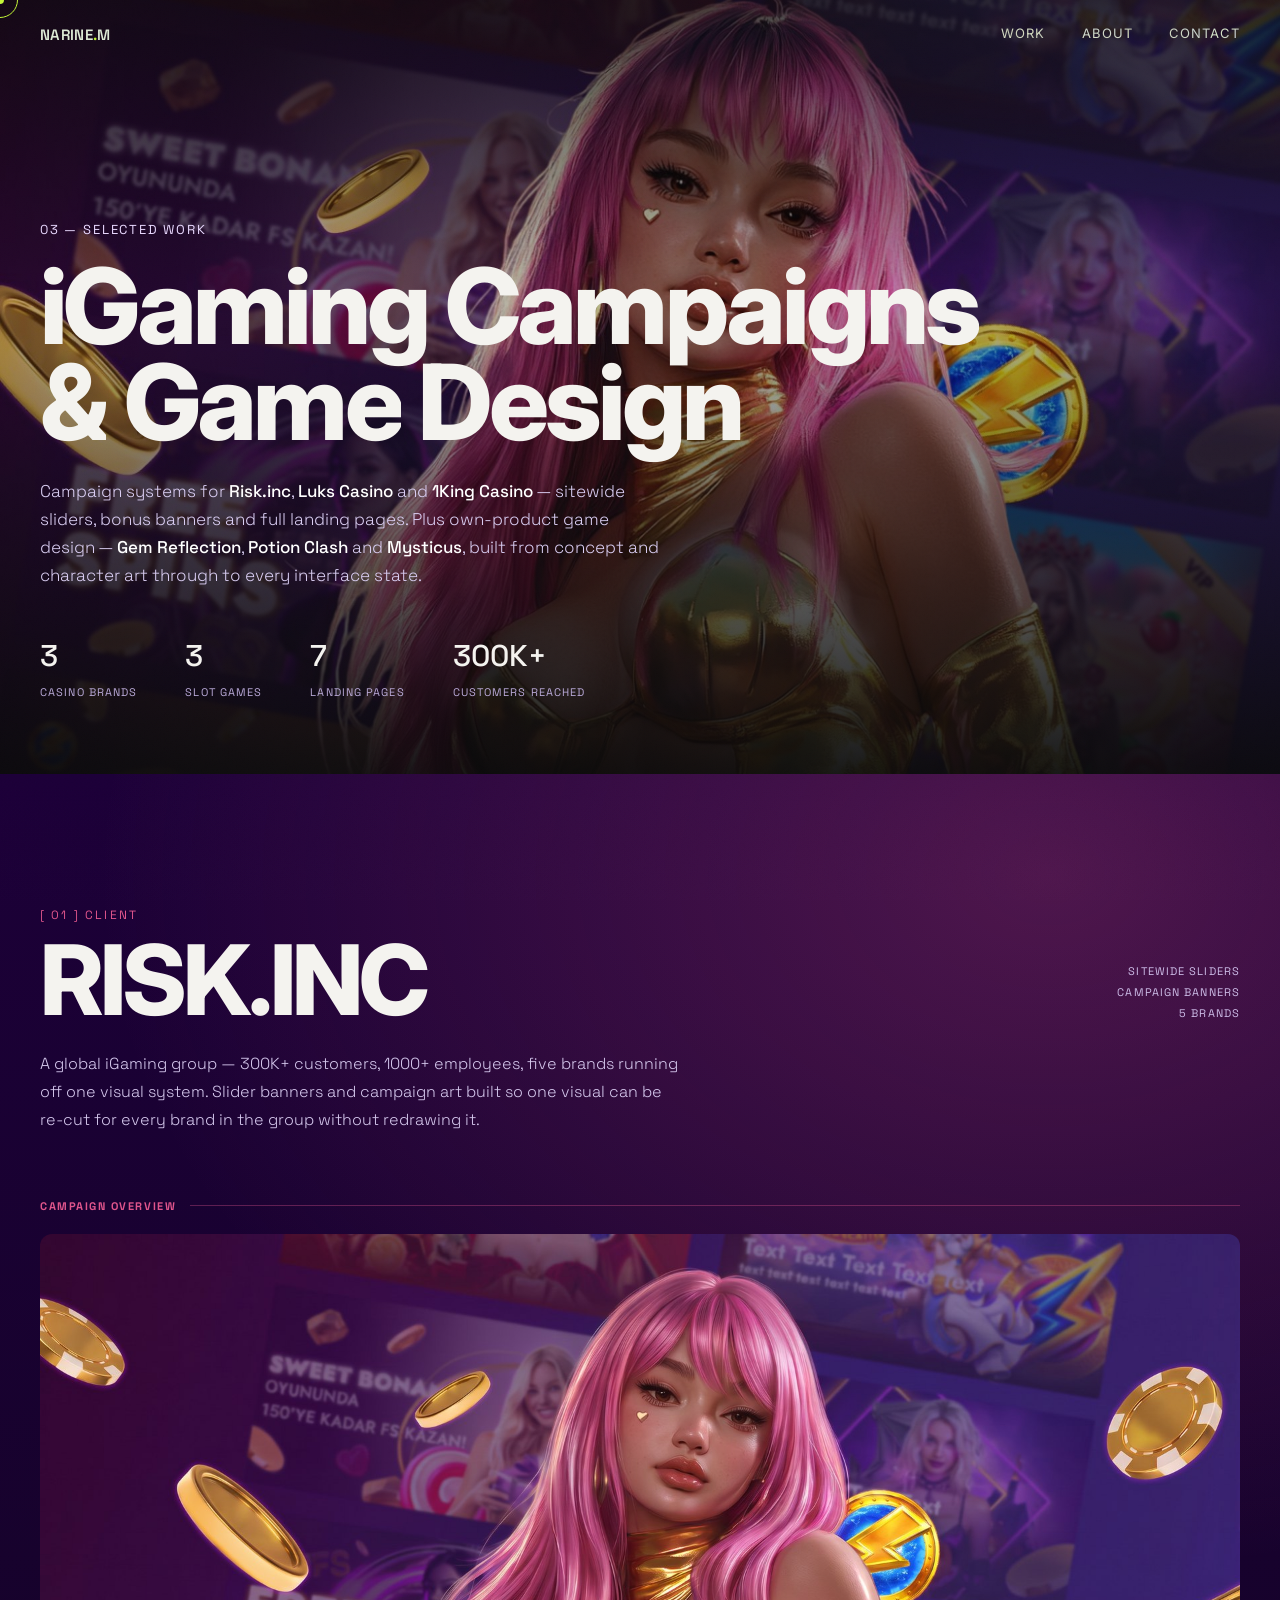
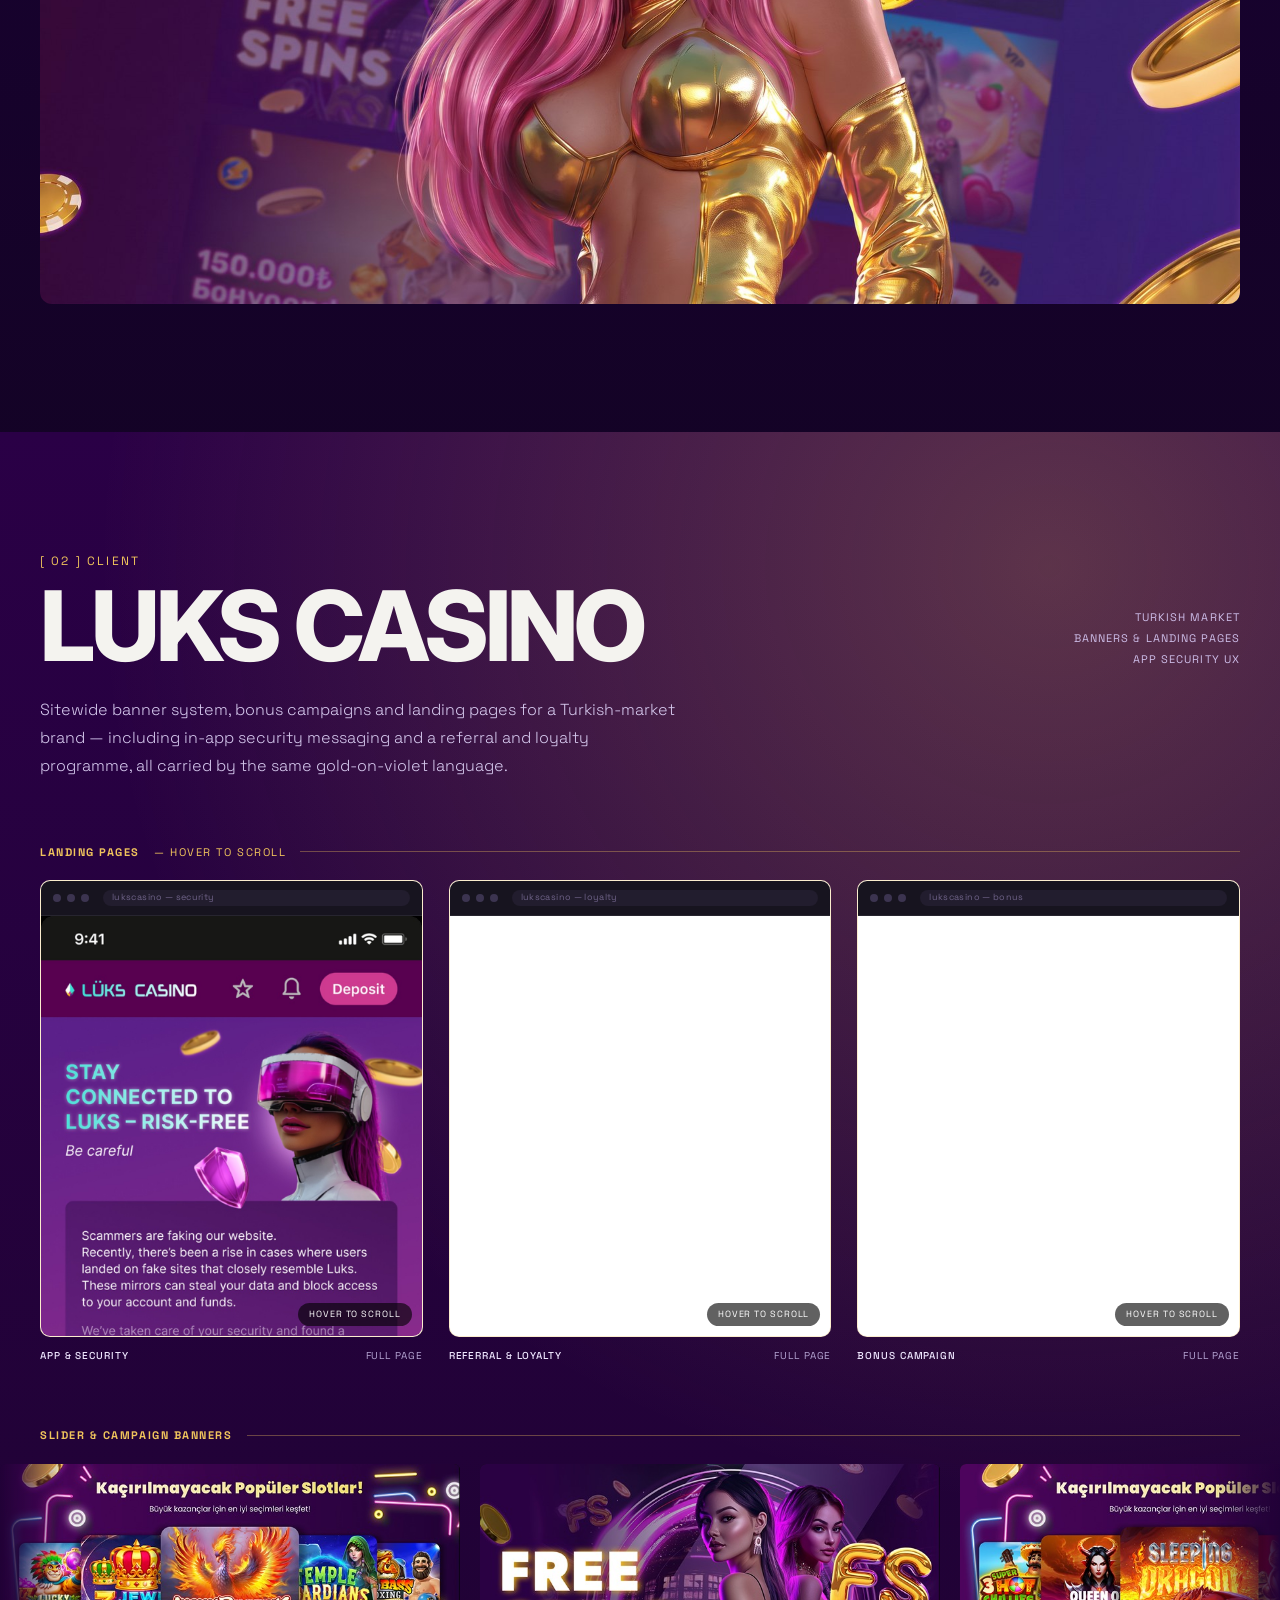
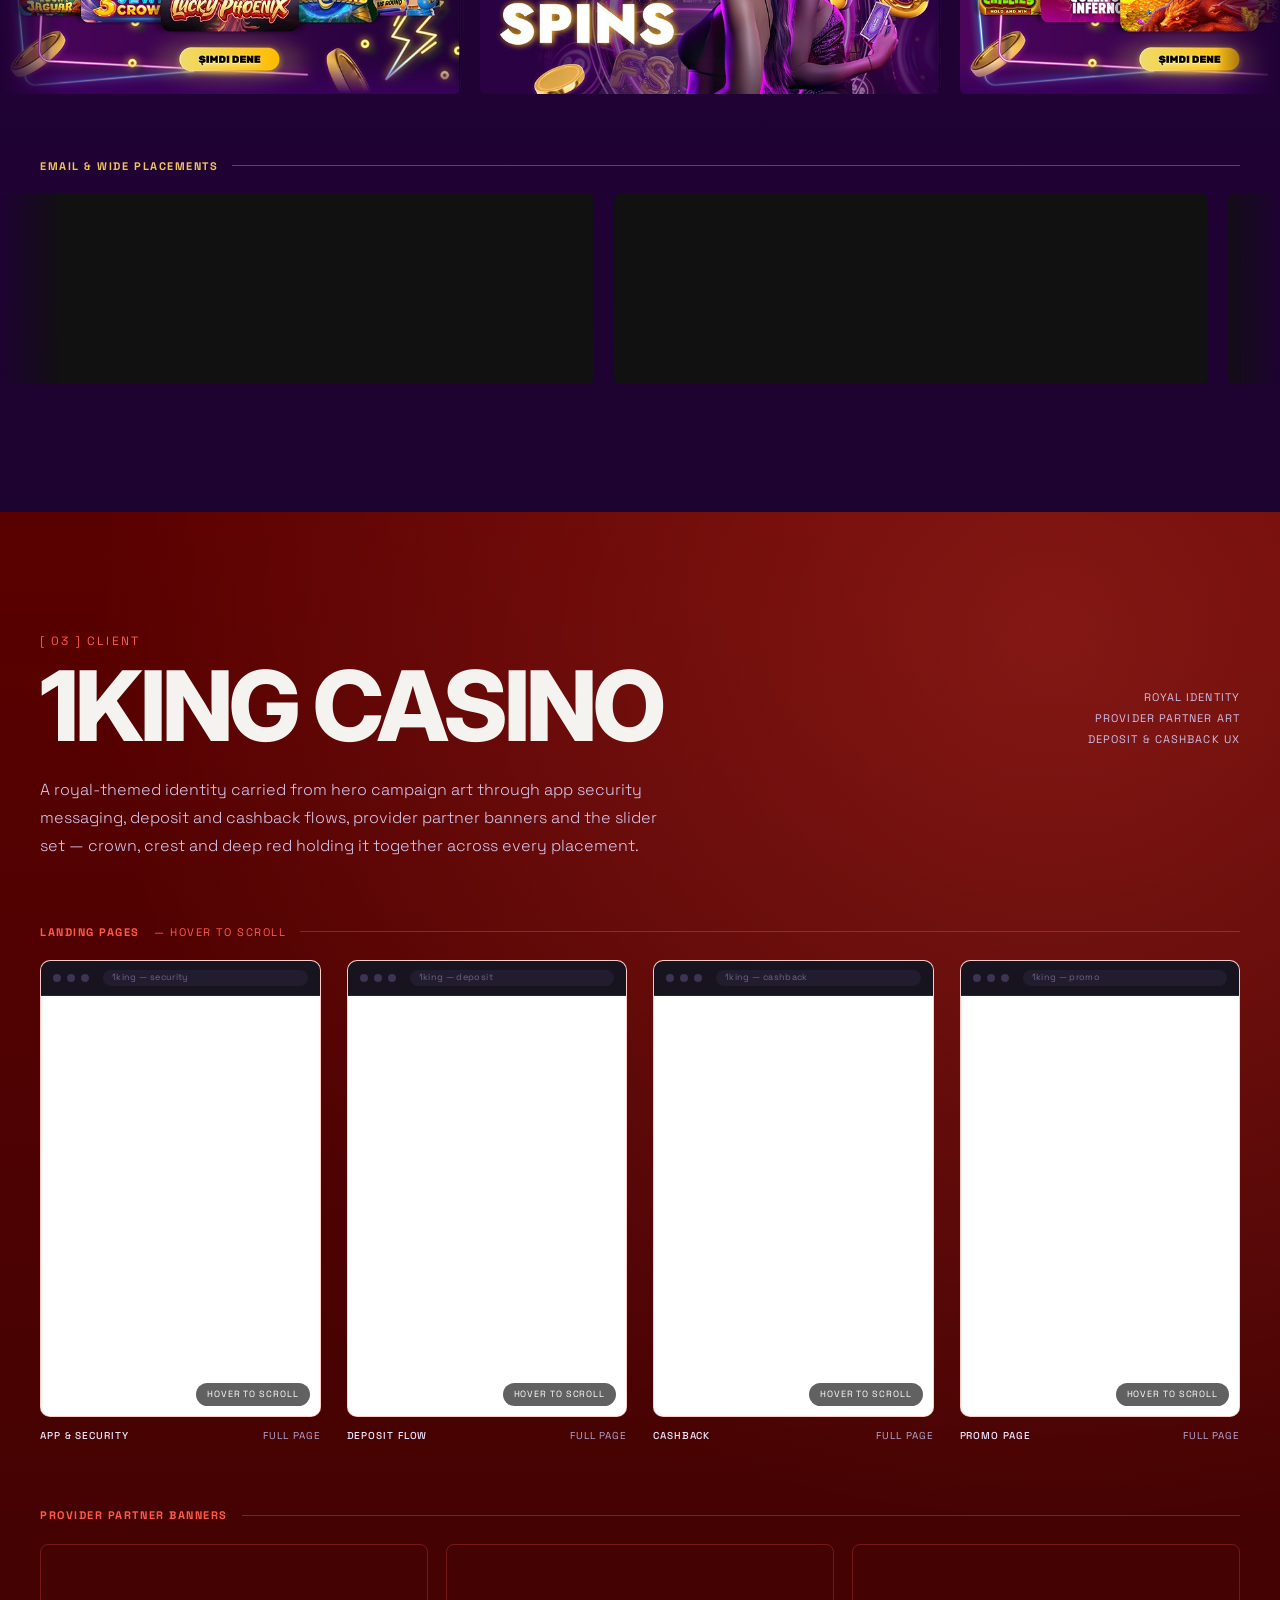
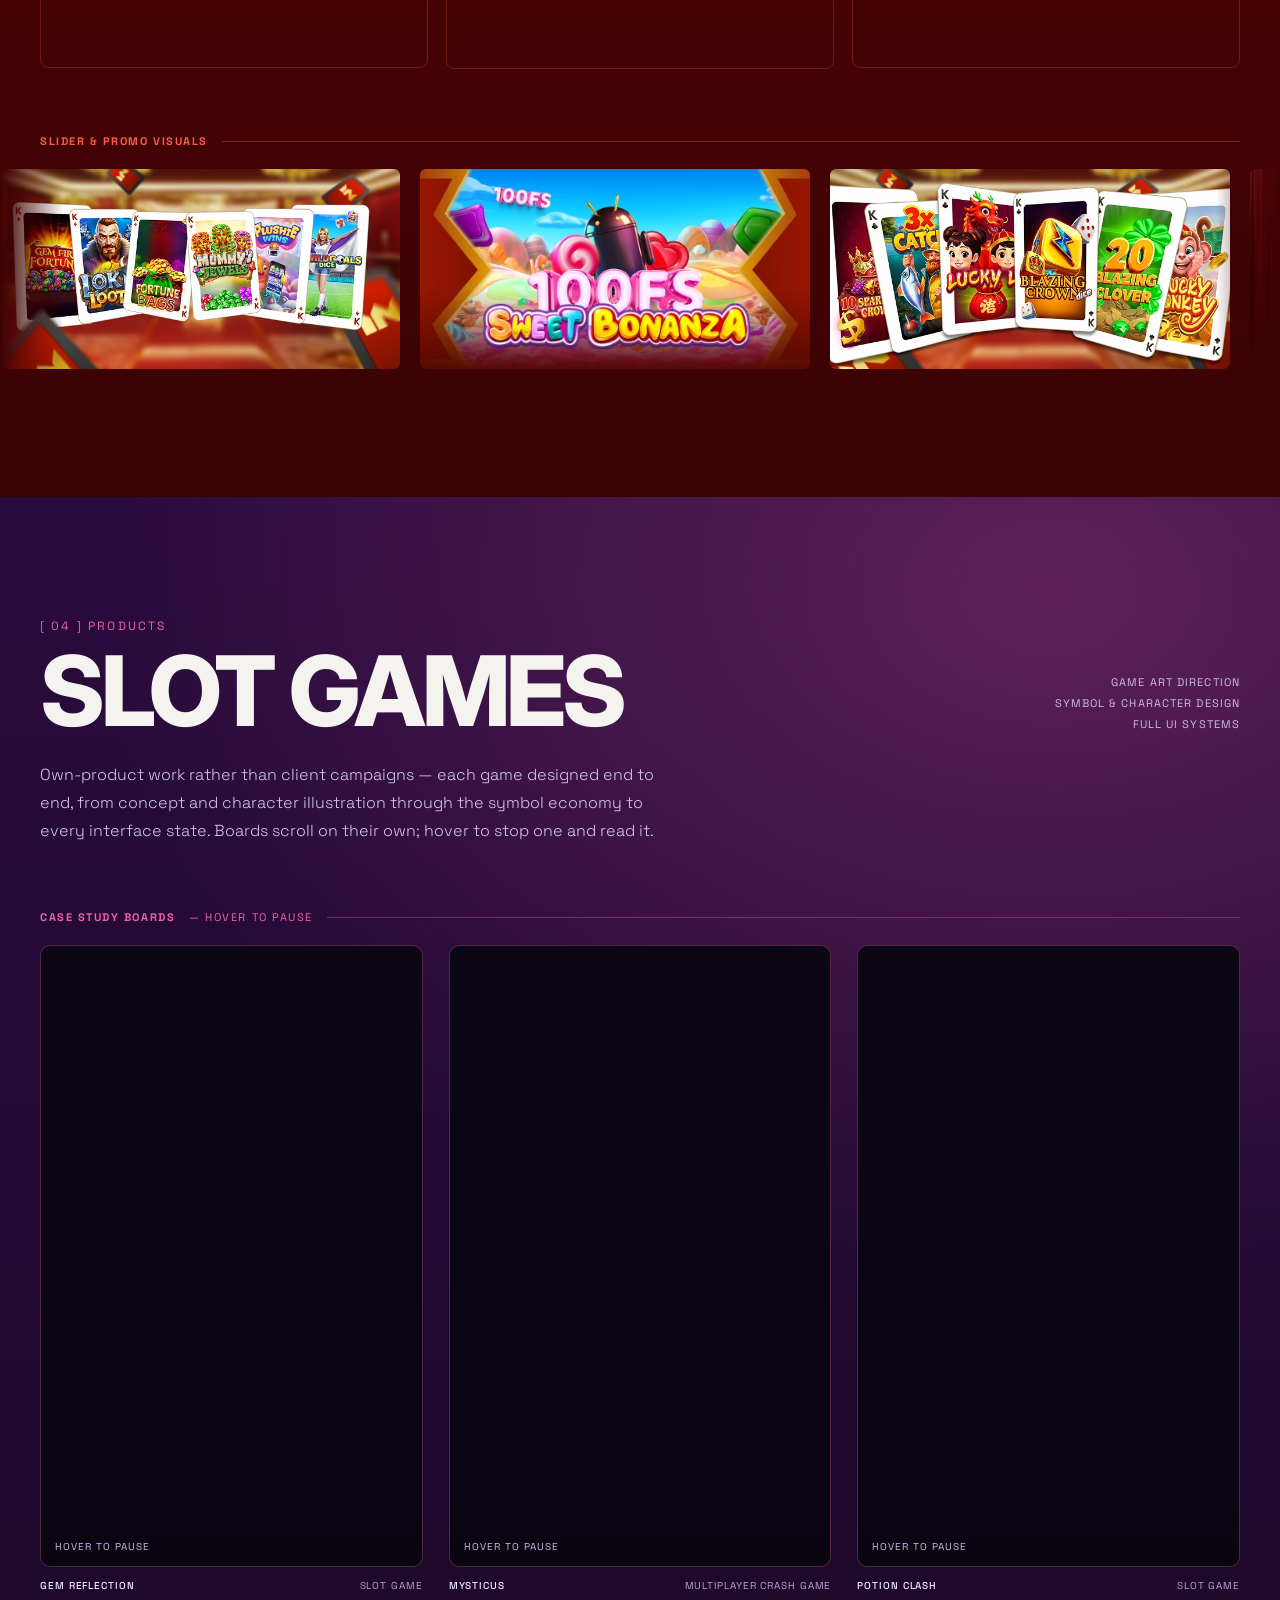
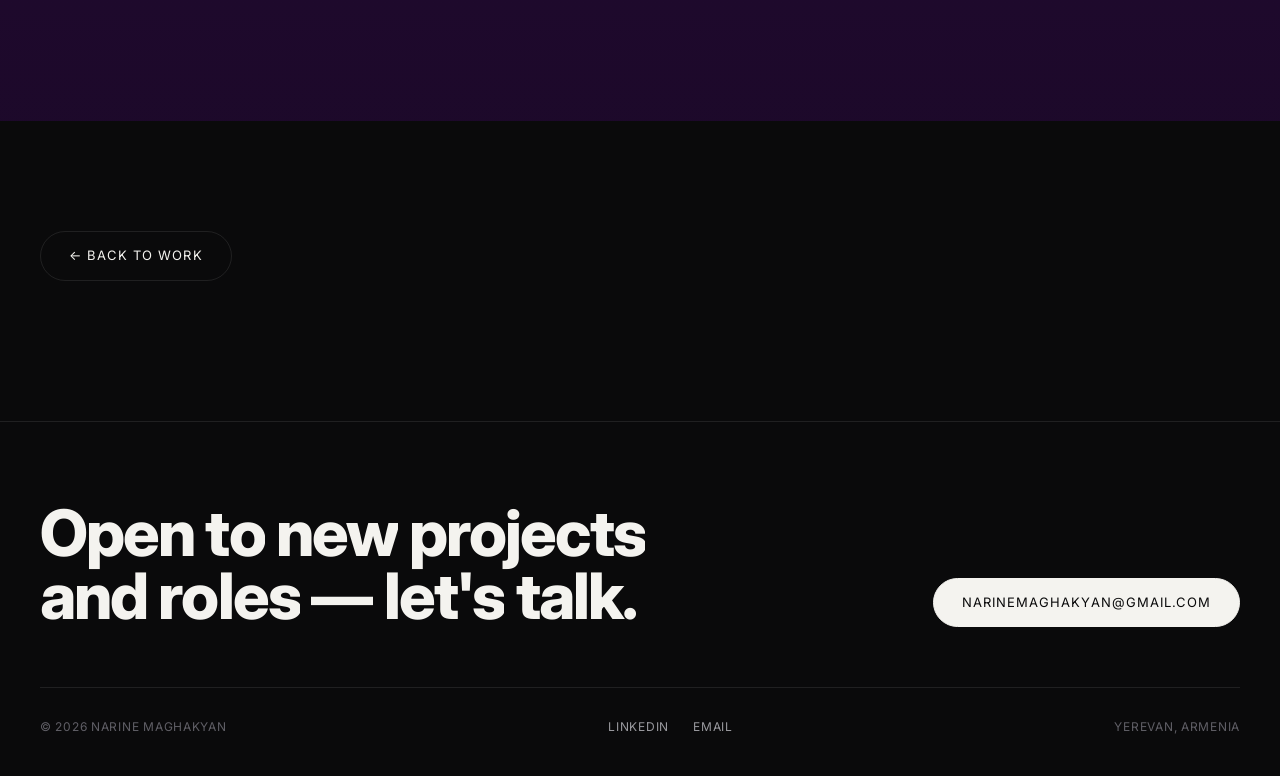
<file: marketing.html>
<!DOCTYPE html>
<html lang="en">
<head>
<meta charset="UTF-8">
<meta name="viewport" content="width=device-width, initial-scale=1.0">
<title>iGaming Campaigns &amp; Game Design — Narine Maghakyan</title>
<meta name="description" content="iGaming campaign and game design by Narine Maghakyan — banners and landing pages for Risk.inc, Luks Casino and 1King Casino, plus Gem Reflection, Potion Clash and Mysticus slot game art and UI.">
<link rel="stylesheet" href="css/style.css">
<style>
  /* ============================================================
     iGAMING — chapter-flood layout
     Each client owns a full-bleed colour chapter so three clashing
     palettes read as structure instead of noise. Colours are sampled
     from the artwork itself (--c-deep / --c-accent per chapter).
     ============================================================ */

  /* NOTE: the hero and chapters are direct children of <body>, so they are
     already the full content width. A 100vw bleed hack would add the
     scrollbar width on top and overhang the viewport — don't reintroduce it. */

  /* ---------- hero ---------- */
  .ig-hero{ position:relative; min-height:86vh; display:flex; align-items:flex-end; overflow:hidden; }
  .ig-hero-art{ position:absolute; inset:0; }
  .ig-hero-art img{ width:100%; height:100%; object-fit:cover; object-position:center 30%; display:block; }
  .ig-hero-art::after{
    content:''; position:absolute; inset:0;
    background:linear-gradient(180deg, rgba(10,10,11,.74) 0%, rgba(10,10,11,.28) 38%, rgba(10,10,11,.94) 100%);
  }
  .ig-hero-inner{ position:relative; width:100%; padding:0 0 72px; }
  .ig-kicker{
    font-family:'Space Grotesk',sans-serif; font-size:13px; letter-spacing:.14em;
    text-transform:uppercase; color:#e9d9ff; margin-bottom:18px;
  }
  .ig-hero h1{
    font-size:clamp(40px,8.2vw,112px); line-height:.92; letter-spacing:-0.035em; max-width:14ch;
  }
  .ig-hero p.lead b{ color:#fff; font-weight:500; }
  .ig-hero p.lead{
    color:#d9cdf2; font-size:17px; line-height:1.65; max-width:620px; margin-top:26px;
    font-family:'Space Grotesk',sans-serif; font-weight:300;
  }
  .ig-stats{ display:flex; gap:48px; flex-wrap:wrap; margin-top:44px; }
  .ig-stats b{ display:block; font-family:'Space Grotesk',sans-serif; font-size:30px; font-weight:500; }
  .ig-stats span{
    font-family:'Space Grotesk',sans-serif; font-size:11px; text-transform:uppercase;
    letter-spacing:.1em; color:#b9a9d8;
  }

  /* ---------- chapter ---------- */
  .ig-ch{
    --c-deep:#1c0038; --c-accent:#e0558c;
    position:relative; padding:120px 0 128px;
    background:
      radial-gradient(120% 90% at 82% 8%, color-mix(in srgb, var(--c-accent) 26%, transparent), transparent 62%),
      linear-gradient(180deg, var(--c-deep) 0%, color-mix(in srgb, var(--c-deep) 62%, #07070a) 100%);
  }
  .ig-ch-head{ display:flex; align-items:flex-end; justify-content:space-between; gap:28px; flex-wrap:wrap; }
  .ig-num{
    font-family:'Space Grotesk',sans-serif; font-size:12px; letter-spacing:.18em;
    text-transform:uppercase; color:var(--c-accent); margin-bottom:12px;
  }
  .ig-ch h2{
    font-size:clamp(38px,7.6vw,104px); line-height:.9; letter-spacing:-0.04em; text-transform:uppercase;
  }
  .ig-ch-meta{
    font-family:'Space Grotesk',sans-serif; font-size:11px; text-transform:uppercase;
    letter-spacing:.1em; color:#cdbde8; text-align:right; line-height:1.9;
  }
  .ig-note{
    color:#d6c9ee; font-size:16px; line-height:1.75; max-width:640px; margin-top:26px;
    font-family:'Space Grotesk',sans-serif; font-weight:300;
  }
  .ig-sub{
    font-family:'Space Grotesk',sans-serif; font-size:11px; letter-spacing:.14em;
    text-transform:uppercase; color:var(--c-accent);
    margin:64px 0 20px; display:flex; align-items:center; gap:14px;
  }
  .ig-sub::after{ content:''; flex:1; height:1px; background:color-mix(in srgb, var(--c-accent) 35%, transparent); }

  /* ---------- landing pages: browser chrome that scrolls on hover ---------- */
  .ig-pages{ display:grid; grid-template-columns:repeat(auto-fit,minmax(248px,1fr)); gap:26px; }
  .ig-page{ cursor:pointer; }
  .ig-shell{
    border-radius:10px; overflow:hidden; background:#fff;
    border:1px solid color-mix(in srgb, var(--c-accent) 30%, transparent);
    transition:transform .5s var(--ease), box-shadow .5s var(--ease), border-color .5s var(--ease);
  }
  .ig-page:hover .ig-shell{
    transform:translateY(-8px); box-shadow:0 26px 60px rgba(0,0,0,.6); border-color:var(--c-accent);
  }
  .ig-bar{
    display:flex; align-items:center; gap:6px; padding:9px 12px;
    background:#17141f; border-bottom:1px solid rgba(255,255,255,.07);
  }
  .ig-bar i{ width:8px; height:8px; border-radius:50%; background:#3c3450; display:block; }
  .ig-bar em{
    flex:1; height:16px; border-radius:8px; background:#221d2e; margin-left:8px;
    font-style:normal; font-size:9px; color:#6f6388; display:flex; align-items:center;
    padding:0 9px; font-family:'Space Grotesk',sans-serif; letter-spacing:.04em;
  }
  .ig-view{ position:relative; height:420px; overflow:hidden; background:#fff; }
  .ig-view img{ width:100%; height:auto; display:block; transition:transform 1.1s var(--ease); }
  .ig-page:hover .ig-view img{ transition:transform 11s linear; transform:translateY(calc(420px - 100%)); }
  .ig-hint{
    position:absolute; right:10px; bottom:10px; z-index:2;
    font-family:'Space Grotesk',sans-serif; font-size:9px; letter-spacing:.1em;
    text-transform:uppercase; color:#fff; background:rgba(0,0,0,.62);
    border-radius:999px; padding:5px 11px; transition:opacity .35s var(--ease);
  }
  .ig-page:hover .ig-hint{ opacity:0; }
  .ig-cap{
    display:flex; justify-content:space-between; gap:12px; margin-top:11px;
    font-family:'Space Grotesk',sans-serif; font-size:10px;
    text-transform:uppercase; letter-spacing:.09em; color:#b4a4d2;
  }
  .ig-cap b{ color:#efe7ff; font-weight:500; }

  /* ---------- wide strips ---------- */
  .ig-strips{ display:flex; flex-direction:column; gap:18px; }
  .ig-strips img{
    width:100%; height:auto; display:block; border-radius:8px;
    border:1px solid color-mix(in srgb, var(--c-accent) 26%, transparent);
    transition:transform .45s var(--ease);
  }
  .ig-strips img:hover{ transform:translateY(-4px); }

  /* provider banners: three across at a readable size, not one per screen */
  .ig-trio{ display:grid; grid-template-columns:repeat(3,1fr); gap:18px; align-items:start; }
  .ig-trio img{
    width:100%; height:auto; display:block; border-radius:8px;
    border:1px solid color-mix(in srgb, var(--c-accent) 26%, transparent);
    transition:transform .45s var(--ease);
  }
  .ig-trio img:hover{ transform:translateY(-5px); }


  /* ---------- slot game boards: tall case-study boards that scroll
       themselves top to bottom. Duration is set per board from its own
       height so every board travels at the same px/second, and hovering
       pauses it so you can actually read one. ---------- */
  .gm-grid{ display:grid; grid-template-columns:repeat(auto-fit,minmax(300px,1fr)); gap:26px; align-items:start; }
  .gm-board{ cursor:pointer; }
  .gm-shell{
    border-radius:10px; overflow:hidden; background:#0b0714;
    border:1px solid color-mix(in srgb, var(--c-accent) 32%, transparent);
    transition:transform .5s var(--ease), box-shadow .5s var(--ease), border-color .5s var(--ease);
  }
  .gm-board:hover .gm-shell{
    transform:translateY(-8px); box-shadow:0 28px 64px rgba(0,0,0,.65); border-color:var(--c-accent);
  }
  .gm-view{ position:relative; height:var(--gm-h,620px); overflow:hidden; }
  .gm-view img{ width:100%; height:auto; display:block; animation:gm-roll var(--gm-dur,60s) linear infinite; }
  .gm-board:hover .gm-view img{ animation-play-state:paused; }
  @keyframes gm-roll{
    0%,3%    { transform:translateY(0); }
    97%,100% { transform:translateY(calc(var(--gm-h,620px) - 100%)); }
  }
  .gm-tag{
    position:absolute; left:0; right:0; bottom:0; z-index:2; pointer-events:none;
    padding:34px 14px 12px;
    background:linear-gradient(180deg, transparent, rgba(8,5,14,.88));
    font-family:'Space Grotesk',sans-serif; font-size:10px; letter-spacing:.1em;
    text-transform:uppercase; color:#cbb9e8;
  }
  .gm-cap{
    display:flex; justify-content:space-between; gap:12px; margin-top:11px;
    font-family:'Space Grotesk',sans-serif; font-size:10px;
    text-transform:uppercase; letter-spacing:.09em; color:#b4a4d2;
  }
  .gm-cap b{ color:#efe7ff; font-weight:500; }
  @media(max-width:900px){ .gm-view{ height:420px; } }
  @media (prefers-reduced-motion: reduce){
    .gm-view img{ animation:none !important; }
    .gm-view{ overflow-y:auto; -webkit-overflow-scrolling:touch; }
  }

  .ig-key{ position:relative; border-radius:12px; overflow:hidden; }
  .ig-key img{ width:100%; height:auto; display:block; }

  @media(max-width:900px){
    .ig-ch{ padding:84px 0 88px; }
    .ig-ch-head{ flex-direction:column; align-items:flex-start; }
    .ig-ch-meta{ text-align:left; }
    .ig-view{ height:300px; }
    .ig-trio{ grid-template-columns:1fr; }
    .ig-stats{ gap:28px; }
    .ig-hero{ min-height:76vh; }
  }
  @media (prefers-reduced-motion: reduce){
    .ig-page:hover .ig-view img{ transition:none !important; transform:none !important; }
    .ig-view{ overflow-y:auto; -webkit-overflow-scrolling:touch; }
  }
</style>
</head>
<body>

<nav class="site-nav">
  <a href="index.html" class="logo">NARINE<span>.</span>M</a>
  <div class="nav-links">
    <a href="index.html">Work</a>
    <a href="about.html">About</a>
    <a href="mailto:narinemaghakyan@gmail.com">Contact</a>
  </div>
  <button class="nav-toggle">Menu</button>
</nav>

<!-- ================= HERO ================= -->
<header class="ig-hero">
  <div class="ig-hero-art">
    <img src="images/mkt-igaming-01.jpg" alt="iGaming campaign banner — free spins hero visual" fetchpriority="high">
  </div>
  <div class="ig-hero-inner">
    <div class="wrap">
      <p class="ig-kicker reveal in">03 — Selected Work</p>
      <h1 class="reveal in">iGaming Campaigns &amp; Game Design</h1>
      <p class="lead reveal in">Campaign systems for <b>Risk.inc</b>, <b>Luks Casino</b> and <b>1King Casino</b> — sitewide sliders, bonus banners and full landing pages. Plus own-product game design — <b>Gem Reflection</b>, <b>Potion Clash</b> and <b>Mysticus</b>, built from concept and character art through to every interface state.</p>
      <div class="ig-stats reveal in">
        <div><b>3</b><span>Casino brands</span></div>
        <div><b>3</b><span>Slot games</span></div>
        <div><b>7</b><span>Landing pages</span></div>
        <div><b>300K+</b><span>Customers reached</span></div>
      </div>
    </div>
  </div>
</header>

<!-- ================= 01 — RISK.INC ================= -->
<section class="ig-ch" style="--c-deep:#1c0038; --c-accent:#e0558c; padding-top:132px;">
  <div class="wrap">
    <div class="ig-ch-head reveal">
      <div>
        <div class="ig-num">[ 01 ] Client</div>
        <h2>Risk.inc</h2>
      </div>
      <div class="ig-ch-meta">Sitewide sliders<br>Campaign banners<br>5 brands</div>
    </div>
    <p class="ig-note reveal">A global iGaming group — 300K+ customers, 1000+ employees, five brands running off one visual system. Slider banners and campaign art built so one visual can be re-cut for every brand in the group without redrawing it.</p>

    <div class="ig-sub reveal"><b>Campaign overview</b></div>
    <div class="ig-key reveal">
      <img src="images/mkt-riskinc-overview.jpg" alt="Risk.inc campaign overview — slider and promo banner set across the group's brands" width="1800" height="1005" decoding="async">
    </div>
  </div>
</section>

<!-- ================= 02 — LUKS CASINO ================= -->
<section class="ig-ch" style="--c-deep:#2a0046; --c-accent:#f0c45c;">
  <div class="wrap">
    <div class="ig-ch-head reveal">
      <div>
        <div class="ig-num">[ 02 ] Client</div>
        <h2>Luks Casino</h2>
      </div>
      <div class="ig-ch-meta">Turkish market<br>Banners &amp; landing pages<br>App security UX</div>
    </div>
    <p class="ig-note reveal">Sitewide banner system, bonus campaigns and landing pages for a Turkish-market brand — including in-app security messaging and a referral and loyalty programme, all carried by the same gold-on-violet language.</p>

    <div class="ig-sub reveal"><b>Landing pages</b> — hover to scroll</div>
    <div class="ig-pages">
      <div class="ig-page reveal">
        <div class="ig-shell">
          <div class="ig-bar"><i></i><i></i><i></i><em>lukscasino — security</em></div>
          <div class="ig-view">
            <img src="images/mkt-igaming-02.jpg" alt="Luks Casino app and security landing page" width="1032" height="5688" loading="lazy" decoding="async">
            <span class="ig-hint">Hover to scroll</span>
          </div>
        </div>
        <div class="ig-cap"><b>App &amp; security</b><span>Full page</span></div>
      </div>
      <div class="ig-page reveal">
        <div class="ig-shell">
          <div class="ig-bar"><i></i><i></i><i></i><em>lukscasino — loyalty</em></div>
          <div class="ig-view">
            <img src="images/mkt-igaming-03.jpg" alt="Luks Casino referral and loyalty landing page" width="1032" height="3258" loading="lazy" decoding="async">
            <span class="ig-hint">Hover to scroll</span>
          </div>
        </div>
        <div class="ig-cap"><b>Referral &amp; loyalty</b><span>Full page</span></div>
      </div>
      <div class="ig-page reveal">
        <div class="ig-shell">
          <div class="ig-bar"><i></i><i></i><i></i><em>lukscasino — bonus</em></div>
          <div class="ig-view">
            <img src="images/mkt-igaming-04.jpg" alt="Luks Casino bonus campaign landing page" width="1032" height="7455" loading="lazy" decoding="async">
            <span class="ig-hint">Hover to scroll</span>
          </div>
        </div>
        <div class="ig-cap"><b>Bonus campaign</b><span>Full page</span></div>
      </div>
    </div>

    <div class="ig-sub reveal"><b>Slider &amp; campaign banners</b></div>
  </div>

  <div class="mq reveal" style="--mq-dur:42s; --mq-h:230px;">
    <div class="mq-track">
      <img src="images/mkt-igaming-05.jpg" alt="Luks Casino popular slots slider banner" width="700" height="350" decoding="async">
      <img src="images/mkt-igaming-06.jpg" alt="Luks Casino campaign banner" width="700" height="350" decoding="async">
      <img src="images/mkt-igaming-07.jpg" alt="Luks Casino campaign banner" width="700" height="350" decoding="async">
      <img src="images/mkt-igaming-08.jpg" alt="Luks Casino campaign banner" width="700" height="350" decoding="async">
      <img src="images/mkt-igaming-09.jpg" alt="Luks Casino campaign banner" width="700" height="350" decoding="async">
      <img src="images/mkt-igaming-10.jpg" alt="Luks Casino campaign banner" width="700" height="350" decoding="async">
      <img src="images/mkt-igaming-05.jpg" alt="" aria-hidden="true" width="700" height="350" decoding="async">
      <img src="images/mkt-igaming-06.jpg" alt="" aria-hidden="true" width="700" height="350" decoding="async">
      <img src="images/mkt-igaming-07.jpg" alt="" aria-hidden="true" width="700" height="350" decoding="async">
      <img src="images/mkt-igaming-08.jpg" alt="" aria-hidden="true" width="700" height="350" decoding="async">
      <img src="images/mkt-igaming-09.jpg" alt="" aria-hidden="true" width="700" height="350" decoding="async">
      <img src="images/mkt-igaming-10.jpg" alt="" aria-hidden="true" width="700" height="350" decoding="async">
    </div>
  </div>

  <div class="wrap">
    <div class="ig-sub reveal"><b>Email &amp; wide placements</b></div>
  </div>

  <div class="mq reveal" data-dir="right" style="--mq-dur:58s; --mq-h:190px;">
    <div class="mq-track">
      <img src="images/mkt-luks-wide-01-welcome50.jpg" alt="Luks Casino — %50 welcome bonus banner" width="1600" height="512" decoding="async">
      <img src="images/mkt-luks-wide-02-sweet-fs.jpg" alt="Luks Casino — Sweet free spin campaign banner" width="1600" height="512" decoding="async">
      <img src="images/mkt-luks-wide-03-olympus.jpg" alt="Luks Casino — Gates of Olympus free spin banner" width="1600" height="512" decoding="async">
      <img src="images/mkt-luks-wide-04-queen-vip.jpg" alt="Luks Casino — Queen VIP rewards banner" width="1600" height="512" decoding="async">
      <img src="images/mkt-luks-wide-05-happy-reels.jpg" alt="Luks Casino — Playson Happy Reels tournament banner" width="1600" height="512" decoding="async">
      <img src="images/mkt-luks-wide-06-prize-pool.jpg" alt="Luks Casino — 150,000 TRY prize pool banner" width="1600" height="512" decoding="async">
      <img src="images/mkt-luks-wide-01-welcome50.jpg" alt="" aria-hidden="true" width="1600" height="512" decoding="async">
      <img src="images/mkt-luks-wide-02-sweet-fs.jpg" alt="" aria-hidden="true" width="1600" height="512" decoding="async">
      <img src="images/mkt-luks-wide-03-olympus.jpg" alt="" aria-hidden="true" width="1600" height="512" decoding="async">
      <img src="images/mkt-luks-wide-04-queen-vip.jpg" alt="" aria-hidden="true" width="1600" height="512" decoding="async">
      <img src="images/mkt-luks-wide-05-happy-reels.jpg" alt="" aria-hidden="true" width="1600" height="512" decoding="async">
      <img src="images/mkt-luks-wide-06-prize-pool.jpg" alt="" aria-hidden="true" width="1600" height="512" decoding="async">
    </div>
  </div>
</section>

<!-- ================= 03 — 1KING CASINO ================= -->
<section class="ig-ch" style="--c-deep:#5a0000; --c-accent:#ff5a4a;">
  <div class="wrap">
    <div class="ig-ch-head reveal">
      <div>
        <div class="ig-num">[ 03 ] Client</div>
        <h2>1King Casino</h2>
      </div>
      <div class="ig-ch-meta">Royal identity<br>Provider partner art<br>Deposit &amp; cashback UX</div>
    </div>
    <p class="ig-note reveal">A royal-themed identity carried from hero campaign art through app security messaging, deposit and cashback flows, provider partner banners and the slider set — crown, crest and deep red holding it together across every placement.</p>

    <div class="ig-sub reveal"><b>Landing pages</b> — hover to scroll</div>
    <div class="ig-pages">
      <div class="ig-page reveal">
        <div class="ig-shell">
          <div class="ig-bar"><i></i><i></i><i></i><em>1king — security</em></div>
          <div class="ig-view">
            <img src="images/mkt-igaming-13.jpg" alt="1King Casino app and security landing page" width="688" height="4264" loading="lazy" decoding="async">
            <span class="ig-hint">Hover to scroll</span>
          </div>
        </div>
        <div class="ig-cap"><b>App &amp; security</b><span>Full page</span></div>
      </div>
      <div class="ig-page reveal">
        <div class="ig-shell">
          <div class="ig-bar"><i></i><i></i><i></i><em>1king — deposit</em></div>
          <div class="ig-view">
            <img src="images/mkt-igaming-14.jpg" alt="1King Casino deposit flow landing page" width="688" height="3728" loading="lazy" decoding="async">
            <span class="ig-hint">Hover to scroll</span>
          </div>
        </div>
        <div class="ig-cap"><b>Deposit flow</b><span>Full page</span></div>
      </div>
      <div class="ig-page reveal">
        <div class="ig-shell">
          <div class="ig-bar"><i></i><i></i><i></i><em>1king — cashback</em></div>
          <div class="ig-view">
            <img src="images/mkt-igaming-15.jpg" alt="1King Casino cashback landing page" width="688" height="2324" loading="lazy" decoding="async">
            <span class="ig-hint">Hover to scroll</span>
          </div>
        </div>
        <div class="ig-cap"><b>Cashback</b><span>Full page</span></div>
      </div>
      <div class="ig-page reveal">
        <div class="ig-shell">
          <div class="ig-bar"><i></i><i></i><i></i><em>1king — promo</em></div>
          <div class="ig-view">
            <img src="images/mkt-igaming-16.jpg" alt="1King Casino promo landing page" width="688" height="2160" loading="lazy" decoding="async">
            <span class="ig-hint">Hover to scroll</span>
          </div>
        </div>
        <div class="ig-cap"><b>Promo page</b><span>Full page</span></div>
      </div>
    </div>

    <div class="ig-sub reveal"><b>Provider partner banners</b></div>
    <div class="ig-trio reveal">
      <img src="images/mkt-igaming-17.jpg" alt="1King Casino provider partner banner" width="1400" height="443" loading="lazy" decoding="async">
      <img src="images/mkt-igaming-18.jpg" alt="1King Casino provider partner banner" width="1400" height="447" loading="lazy" decoding="async">
      <img src="images/mkt-igaming-19.jpg" alt="1King Casino provider partner banner" width="955" height="303" loading="lazy" decoding="async">
    </div>

    <div class="ig-sub reveal"><b>Slider &amp; promo visuals</b></div>
  </div>

  <div class="mq reveal" data-dir="right" style="--mq-dur:56s; --mq-h:200px;">
    <div class="mq-track">
      <img src="images/mkt-igaming-20.jpg" alt="1King Casino slider visual" width="688" height="344" decoding="async">
      <img src="images/mkt-igaming-23.jpg" alt="1King Casino promo banner" width="468" height="240" decoding="async">
      <img src="images/mkt-igaming-21.jpg" alt="1King Casino slider visual" width="688" height="344" decoding="async">
      <img src="images/mkt-igaming-24.jpg" alt="1King Casino promo banner" width="465" height="238" decoding="async">
      <img src="images/mkt-igaming-22.jpg" alt="1King Casino slider visual" width="688" height="344" decoding="async">
      <img src="images/mkt-igaming-25.jpg" alt="1King Casino promo banner" width="465" height="238" decoding="async">
      <img src="images/mkt-igaming-26.jpg" alt="1King Casino promo banner" width="465" height="238" decoding="async">
      <img src="images/mkt-igaming-27.jpg" alt="1King Casino promo banner" width="465" height="238" decoding="async">
      <img src="images/mkt-igaming-28.jpg" alt="1King Casino promo banner" width="465" height="238" decoding="async">
      <img src="images/mkt-igaming-29.jpg" alt="1King Casino promo banner" width="465" height="238" decoding="async">
      <img src="images/mkt-igaming-30.jpg" alt="1King Casino VIP zone banner" width="465" height="238" decoding="async">
      <img src="images/mkt-igaming-20.jpg" alt="" aria-hidden="true" width="688" height="344" decoding="async">
      <img src="images/mkt-igaming-23.jpg" alt="" aria-hidden="true" width="468" height="240" decoding="async">
      <img src="images/mkt-igaming-21.jpg" alt="" aria-hidden="true" width="688" height="344" decoding="async">
      <img src="images/mkt-igaming-24.jpg" alt="" aria-hidden="true" width="465" height="238" decoding="async">
      <img src="images/mkt-igaming-22.jpg" alt="" aria-hidden="true" width="688" height="344" decoding="async">
      <img src="images/mkt-igaming-25.jpg" alt="" aria-hidden="true" width="465" height="238" decoding="async">
      <img src="images/mkt-igaming-26.jpg" alt="" aria-hidden="true" width="465" height="238" decoding="async">
      <img src="images/mkt-igaming-27.jpg" alt="" aria-hidden="true" width="465" height="238" decoding="async">
      <img src="images/mkt-igaming-28.jpg" alt="" aria-hidden="true" width="465" height="238" decoding="async">
      <img src="images/mkt-igaming-29.jpg" alt="" aria-hidden="true" width="465" height="238" decoding="async">
      <img src="images/mkt-igaming-30.jpg" alt="" aria-hidden="true" width="465" height="238" decoding="async">
    </div>
  </div>
</section>


<!-- ================= 04 — SLOT GAMES ================= -->
<section class="ig-ch" style="--c-deep:#2a0a3e; --c-accent:#f060a8;">
  <div class="wrap">
    <div class="ig-ch-head reveal">
      <div>
        <div class="ig-num">[ 04 ] Products</div>
        <h2>Slot Games</h2>
      </div>
      <div class="ig-ch-meta">Game art direction<br>Symbol &amp; character design<br>Full UI systems</div>
    </div>
    <p class="ig-note reveal">Own-product work rather than client campaigns — each game designed end to end, from concept and character illustration through the symbol economy to every interface state. Boards scroll on their own; hover to stop one and read it.</p>

    <div class="ig-sub reveal"><b>Case study boards</b> — hover to pause</div>
    <div class="gm-grid">
      <div class="gm-board reveal">
        <div class="gm-shell">
          <div class="gm-view" style="--gm-dur:29s;">
            <img src="images/game-gem-reflection-board.jpg" alt="Gem Reflection — slot game design board" width="840" height="4724" loading="lazy" decoding="async">
            <span class="gm-tag">Hover to pause</span>
          </div>
        </div>
        <div class="gm-cap"><b>Gem Reflection</b><span>Slot game</span></div>
      </div>
      <div class="gm-board reveal">
        <div class="gm-shell">
          <div class="gm-view" style="--gm-dur:28s;">
            <img src="images/game-mysticus-board.jpg" alt="Mysticus — slot game design board" width="840" height="4252" loading="lazy" decoding="async">
            <span class="gm-tag">Hover to pause</span>
          </div>
        </div>
        <div class="gm-cap"><b>Mysticus</b><span>Multiplayer crash game</span></div>
      </div>
      <div class="gm-board reveal">
        <div class="gm-shell">
          <div class="gm-view" style="--gm-dur:53s;">
            <img src="images/game-potion-clash-board.jpg" alt="Potion Clash — slot game design board" width="840" height="8032" loading="lazy" decoding="async">
            <span class="gm-tag">Hover to pause</span>
          </div>
        </div>
        <div class="gm-cap"><b>Potion Clash</b><span>Slot game</span></div>
      </div>
    </div>
  </div>
</section>

<section style="padding-top:110px;">
  <div class="wrap">
    <div class="reveal"><a href="index.html" class="btn cursor-hover">← Back to Work</a></div>
  </div>
</section>

<footer class="site-footer">
  <div class="wrap">
    <div class="footer-top reveal">
      <h2>Open to new projects and roles — let's talk.</h2>
      <a href="mailto:narinemaghakyan@gmail.com" class="btn btn-solid cursor-hover">narinemaghakyan@gmail.com</a>
    </div>
    <div class="footer-bottom">
      <span>© 2026 Narine Maghakyan</span>
      <div class="footer-socials">
        <a href="https://www.linkedin.com/in/narine-maghakyan-design/" target="_blank" rel="noopener">LinkedIn</a>
        <a href="mailto:narinemaghakyan@gmail.com">Email</a>
      </div>
      <span>Yerevan, Armenia</span>
    </div>
  </div>
</footer>

<script src="js/main.js"></script>
</body>
</html>
</file>
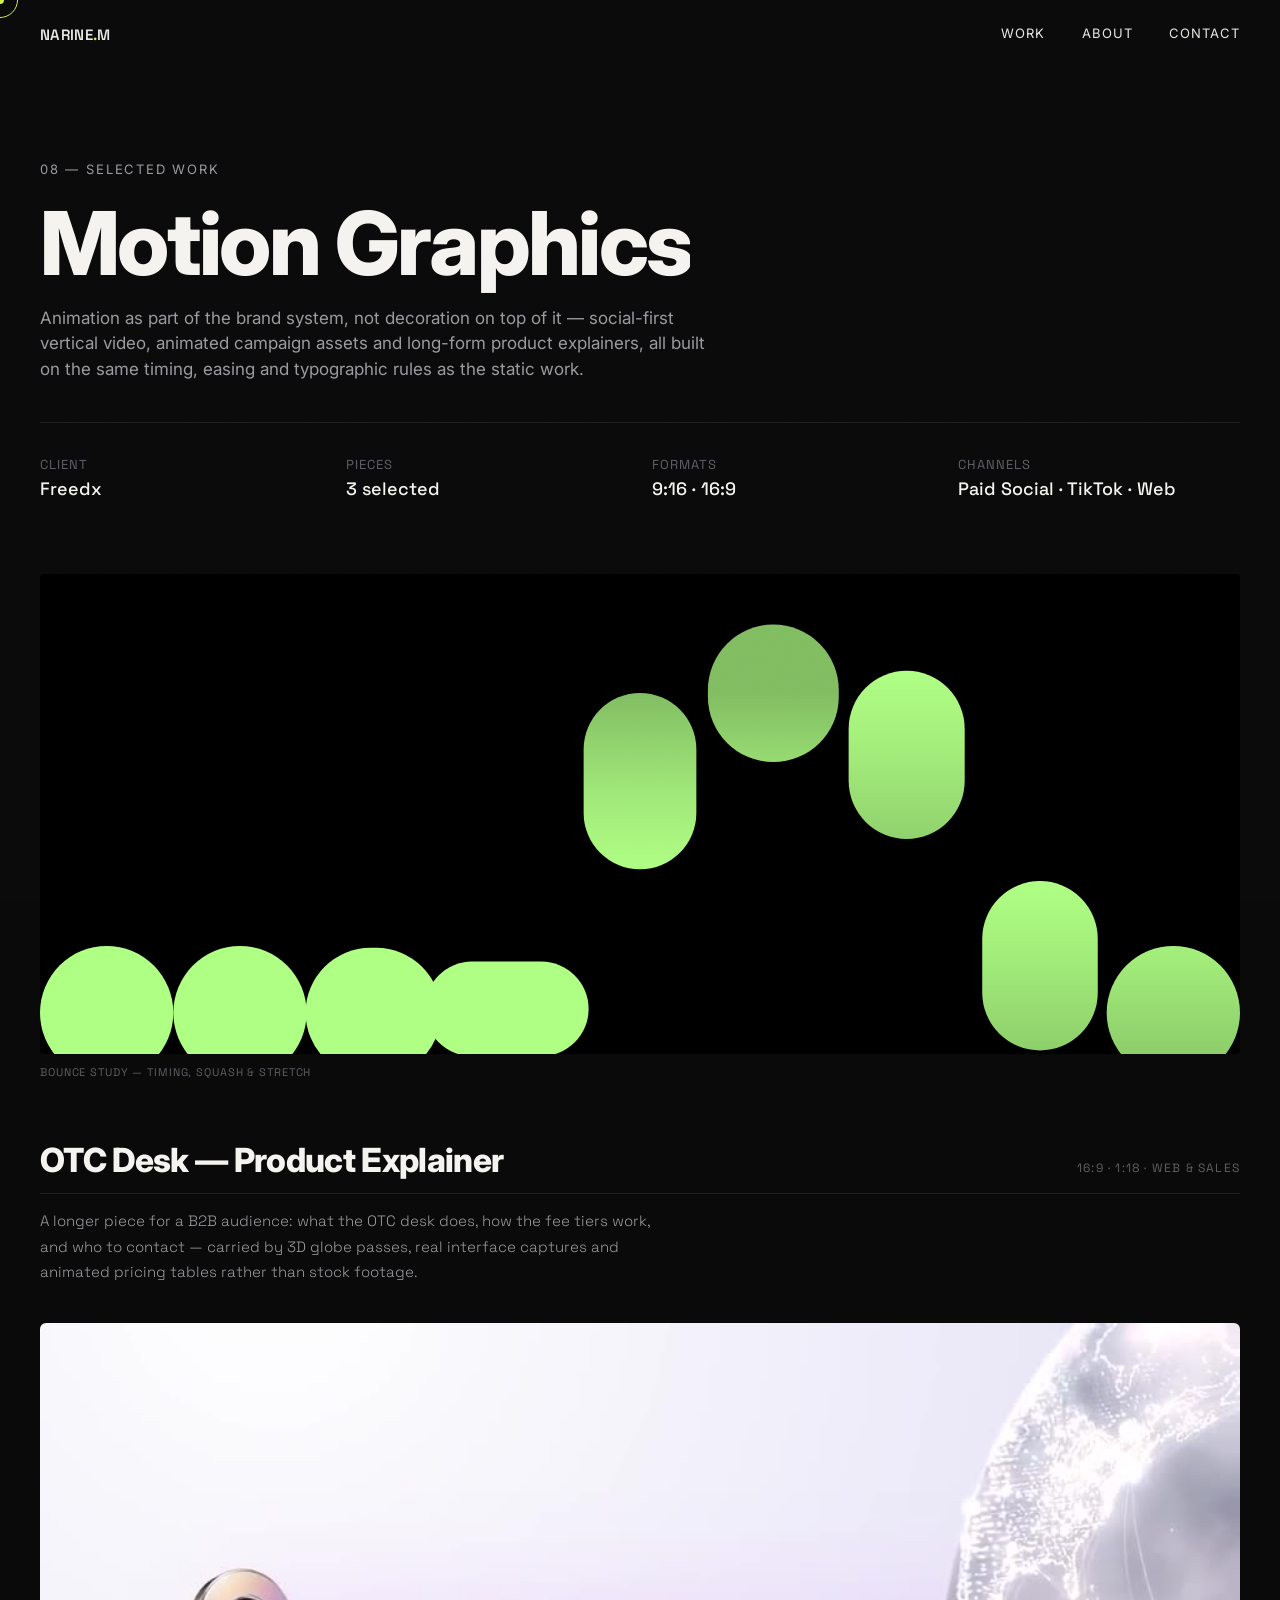
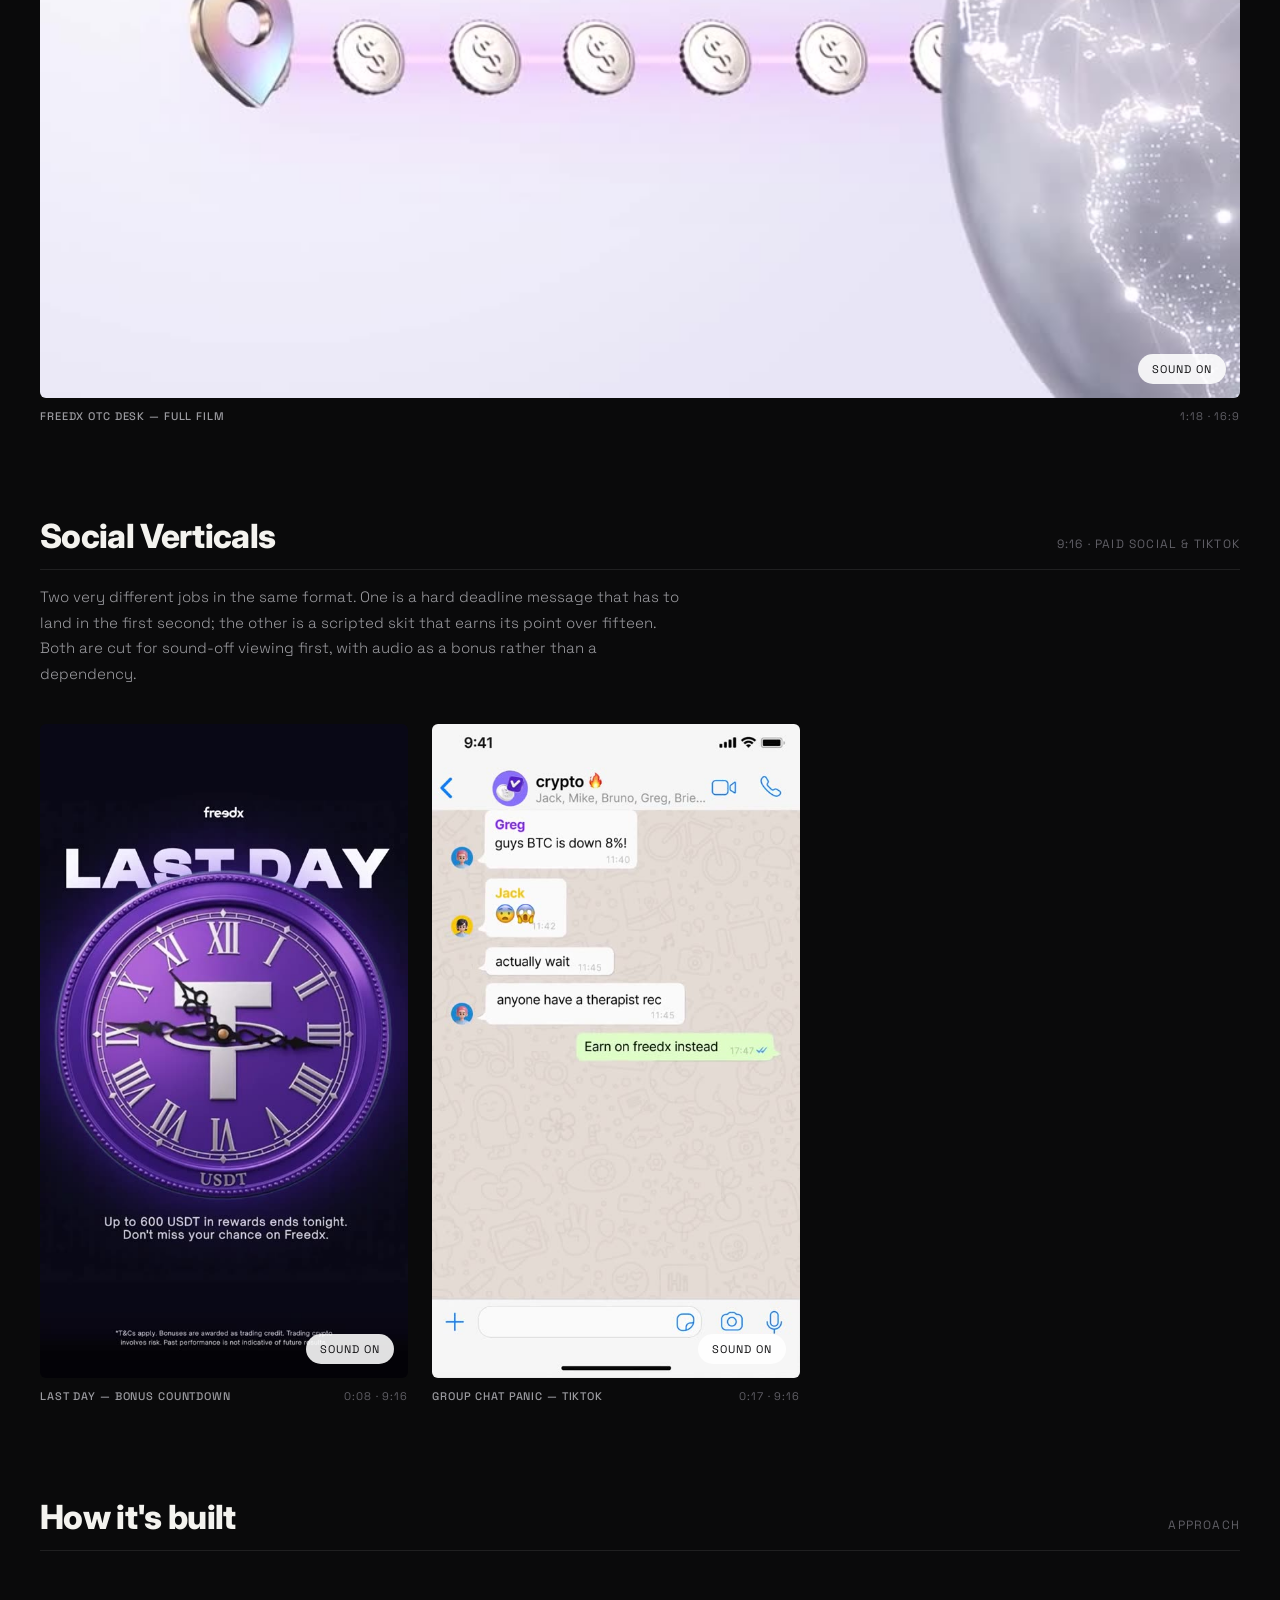
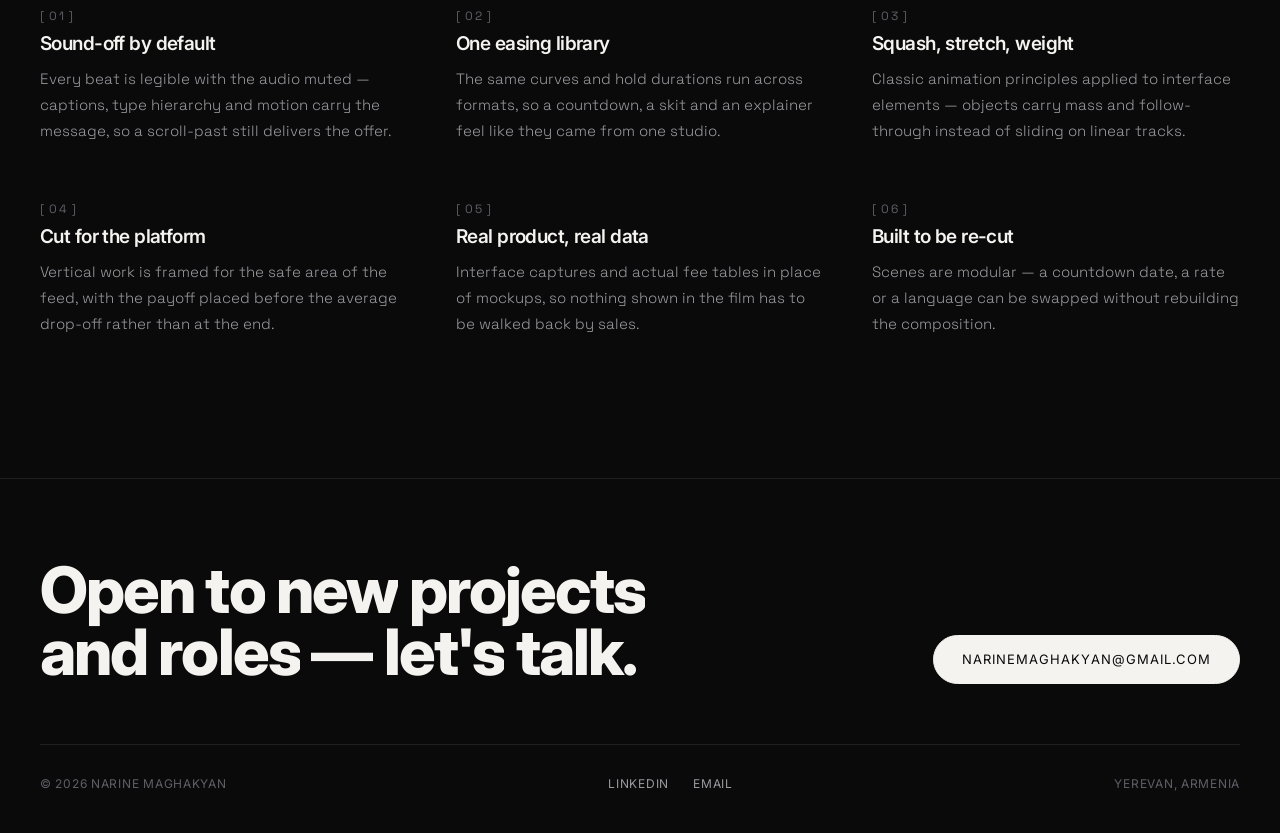
<file: motion.html>
<!DOCTYPE html>
<html lang="en">
<head>
<meta charset="UTF-8">
<meta name="viewport" content="width=device-width, initial-scale=1.0">
<title>Motion Graphics — Narine Maghakyan</title>
<meta name="description" content="Motion design by Narine Maghakyan — social video, animated campaign assets and product explainers for Freedx.">
<link rel="stylesheet" href="css/style.css">
<style>
  .mo-facts{
    display:grid; grid-template-columns:repeat(4,1fr); gap:24px;
    margin-top:40px; padding-top:32px; border-top:1px solid var(--line);
  }
  .mo-facts div{
    font-size:13px; text-transform:uppercase; letter-spacing:.08em;
    color:var(--text-faint); margin-bottom:8px; font-family:'Space Grotesk',sans-serif;
  }
  .mo-facts strong{
    display:block; font-size:18px; color:var(--text); font-weight:500;
    text-transform:none; letter-spacing:0;
  }

  .mo-set{ margin-top:96px; }
  .mo-set:first-of-type{ margin-top:0; }
  .mo-head{
    display:flex; align-items:baseline; justify-content:space-between; gap:20px;
    border-bottom:1px solid var(--line); padding-bottom:16px; margin-bottom:14px;
  }
  .mo-head h2{ font-size:clamp(22px,2.6vw,34px); letter-spacing:-0.02em; }
  .mo-head span{
    font-family:'Space Grotesk',sans-serif; font-size:12px; color:var(--text-faint);
    text-transform:uppercase; letter-spacing:.1em; white-space:nowrap;
  }
  .mo-note{
    color:var(--text-dim); font-size:15px; line-height:1.7; max-width:640px;
    font-family:'Space Grotesk',sans-serif; font-weight:300; margin-bottom:38px;
  }

  /* video frames */
  .vid{ position:relative; border-radius:6px; overflow:hidden; background:#0d0d0f; }
  .vid video{ width:100%; height:auto; display:block; }
  .vid-sound{
    position:absolute; right:14px; bottom:14px; z-index:2;
    display:inline-flex; align-items:center; gap:7px;
    font-family:'Space Grotesk',sans-serif; font-size:11px; letter-spacing:.09em;
    text-transform:uppercase; color:#0d0d0f; background:rgba(255,255,255,.88);
    border:none; border-radius:999px; padding:8px 14px; cursor:pointer;
    transition:background .25s var(--ease), transform .25s var(--ease);
  }
  .vid-sound:hover{ background:var(--accent); transform:translateY(-2px); }
  .vid-cap{
    display:flex; justify-content:space-between; gap:12px; margin-top:10px;
    font-family:'Space Grotesk',sans-serif; font-size:11px;
    text-transform:uppercase; letter-spacing:.08em; color:var(--text-faint);
  }
  .vid-cap b{ color:var(--text-dim); font-weight:500; }

  .vert-pair{ display:grid; grid-template-columns:1fr 1fr; gap:24px; max-width:760px; }

  .mo-grid{ display:grid; grid-template-columns:repeat(3,1fr); gap:56px 48px; margin-top:56px; }
  .mo-item h3{ font-size:19px; font-weight:600; margin-bottom:12px; }
  .mo-item p{
    color:var(--text-dim); font-size:15px; line-height:1.75;
    font-family:'Space Grotesk',sans-serif; font-weight:300;
  }
  .mo-num{
    font-family:'Space Grotesk',sans-serif; font-size:12px; letter-spacing:.1em;
    color:var(--text-faint); margin-bottom:10px;
  }

  @media(max-width:900px){
    .mo-facts{ grid-template-columns:1fr 1fr; }
    .mo-grid{ grid-template-columns:1fr; gap:40px; }
    .vert-pair{ grid-template-columns:1fr; }
    .mo-set{ margin-top:70px; }
    .mo-head{ flex-direction:column; gap:6px; align-items:flex-start; }
  }
</style>
</head>
<body>

<nav class="site-nav">
  <a href="index.html" class="logo">NARINE<span>.</span>M</a>
  <div class="nav-links">
    <a href="index.html">Work</a>
    <a href="about.html">About</a>
    <a href="mailto:narinemaghakyan@gmail.com">Contact</a>
  </div>
  <button class="nav-toggle">Menu</button>
</nav>

<header style="padding-top:160px; padding-bottom:40px;">
  <div class="wrap">
    <p class="reveal in" style="text-transform:uppercase; letter-spacing:.14em; font-size:13px; color:var(--text-dim); margin-bottom:20px;">08 — Selected Work</p>
    <h1 class="reveal in" style="font-size:clamp(36px,7vw,88px); max-width:900px;">Motion Graphics</h1>
    <p class="reveal in" style="color:var(--text-dim); font-size:17px; max-width:680px; margin-top:20px;">Animation as part of the brand system, not decoration on top of it — social-first vertical video, animated campaign assets and long-form product explainers, all built on the same timing, easing and typographic rules as the static work.</p>

    <div class="mo-facts reveal in">
      <div>Client<strong>Freedx</strong></div>
      <div>Pieces<strong>3 selected</strong></div>
      <div>Formats<strong>9:16 · 16:9</strong></div>
      <div>Channels<strong>Paid Social · TikTok · Web</strong></div>
    </div>
  </div>
</header>

<section style="padding-top:24px; padding-bottom:0;">
  <div class="wrap">
    <div class="ball-stage reveal in">
      <canvas class="ball-canvas" data-balls data-count="9" data-period="3.6" aria-hidden="true"></canvas>
    </div>
    <p style="font-family:'Space Grotesk',sans-serif; font-size:11px; text-transform:uppercase; letter-spacing:.08em; color:var(--text-faint); margin-top:10px;">Bounce study — timing, squash &amp; stretch</p>
  </div>
</section>

<section style="padding-top:64px;">
  <div class="wrap">

    <!-- ============ PRODUCT EXPLAINER ============ -->
    <div class="mo-set">
      <div class="mo-head reveal">
        <h2>OTC Desk — Product Explainer</h2>
        <span>16:9 · 1:18 · Web &amp; sales</span>
      </div>
      <p class="cm-note mo-note reveal">A longer piece for a B2B audience: what the OTC desk does, how the fee tiers work, and who to contact — carried by 3D globe passes, real interface captures and animated pricing tables rather than stock footage.</p>

      <div class="reveal">
        <div class="vid">
          <video src="videos/motion-otc.mp4" poster="images/motion-otc-poster.jpg"
                 muted loop playsinline preload="metadata" data-autoloop></video>
          <button class="vid-sound cursor-hover" data-sound>Sound on</button>
        </div>
        <div class="vid-cap"><b>Freedx OTC Desk — full film</b><span>1:18 · 16:9</span></div>
      </div>
    </div>

    <!-- ============ SOCIAL VERTICALS ============ -->
    <div class="mo-set">
      <div class="mo-head reveal">
        <h2>Social Verticals</h2>
        <span>9:16 · Paid social &amp; TikTok</span>
      </div>
      <p class="cm-note mo-note reveal">Two very different jobs in the same format. One is a hard deadline message that has to land in the first second; the other is a scripted skit that earns its point over fifteen. Both are cut for sound-off viewing first, with audio as a bonus rather than a dependency.</p>

      <div class="vert-pair reveal">
        <div>
          <div class="vid">
            <video src="videos/motion-clock.mp4" poster="images/motion-clock-poster.jpg"
                   muted loop playsinline preload="metadata" data-autoloop></video>
            <button class="vid-sound cursor-hover" data-sound>Sound on</button>
          </div>
          <div class="vid-cap"><b>Last Day — bonus countdown</b><span>0:08 · 9:16</span></div>
        </div>

        <div>
          <div class="vid">
            <video src="videos/motion-groupchat.mp4" poster="images/motion-groupchat-poster.jpg"
                   muted loop playsinline preload="metadata" data-autoloop></video>
            <button class="vid-sound cursor-hover" data-sound>Sound on</button>
          </div>
          <div class="vid-cap"><b>Group Chat Panic — TikTok</b><span>0:17 · 9:16</span></div>
        </div>
      </div>
    </div>

    <!-- ============ CRAFT NOTES ============ -->
    <div class="mo-set">
      <div class="mo-head reveal">
        <h2>How it's built</h2>
        <span>Approach</span>
      </div>

      <div class="mo-grid">
        <div class="mo-item reveal"><div class="mo-num">[ 01 ]</div><h3>Sound-off by default</h3><p>Every beat is legible with the audio muted — captions, type hierarchy and motion carry the message, so a scroll-past still delivers the offer.</p></div>
        <div class="mo-item reveal"><div class="mo-num">[ 02 ]</div><h3>One easing library</h3><p>The same curves and hold durations run across formats, so a countdown, a skit and an explainer feel like they came from one studio.</p></div>
        <div class="mo-item reveal"><div class="mo-num">[ 03 ]</div><h3>Squash, stretch, weight</h3><p>Classic animation principles applied to interface elements — objects carry mass and follow-through instead of sliding on linear tracks.</p></div>
        <div class="mo-item reveal"><div class="mo-num">[ 04 ]</div><h3>Cut for the platform</h3><p>Vertical work is framed for the safe area of the feed, with the payoff placed before the average drop-off rather than at the end.</p></div>
        <div class="mo-item reveal"><div class="mo-num">[ 05 ]</div><h3>Real product, real data</h3><p>Interface captures and actual fee tables in place of mockups, so nothing shown in the film has to be walked back by sales.</p></div>
        <div class="mo-item reveal"><div class="mo-num">[ 06 ]</div><h3>Built to be re-cut</h3><p>Scenes are modular — a countdown date, a rate or a language can be swapped without rebuilding the composition.</p></div>
      </div>
    </div>

  </div>
</section>

<footer class="site-footer">
  <div class="wrap">
    <div class="footer-top reveal">
      <h2>Open to new projects and roles — let's talk.</h2>
      <a href="mailto:narinemaghakyan@gmail.com" class="btn btn-solid cursor-hover">narinemaghakyan@gmail.com</a>
    </div>
    <div class="footer-bottom">
      <span>© 2026 Narine Maghakyan</span>
      <div class="footer-socials">
        <a href="https://www.linkedin.com/in/narine-maghakyan-design/" target="_blank" rel="noopener">LinkedIn</a>
        <a href="mailto:narinemaghakyan@gmail.com">Email</a>
      </div>
      <span>Yerevan, Armenia</span>
    </div>
  </div>
</footer>

<script src="js/main.js"></script>
</body>
</html>
</file>
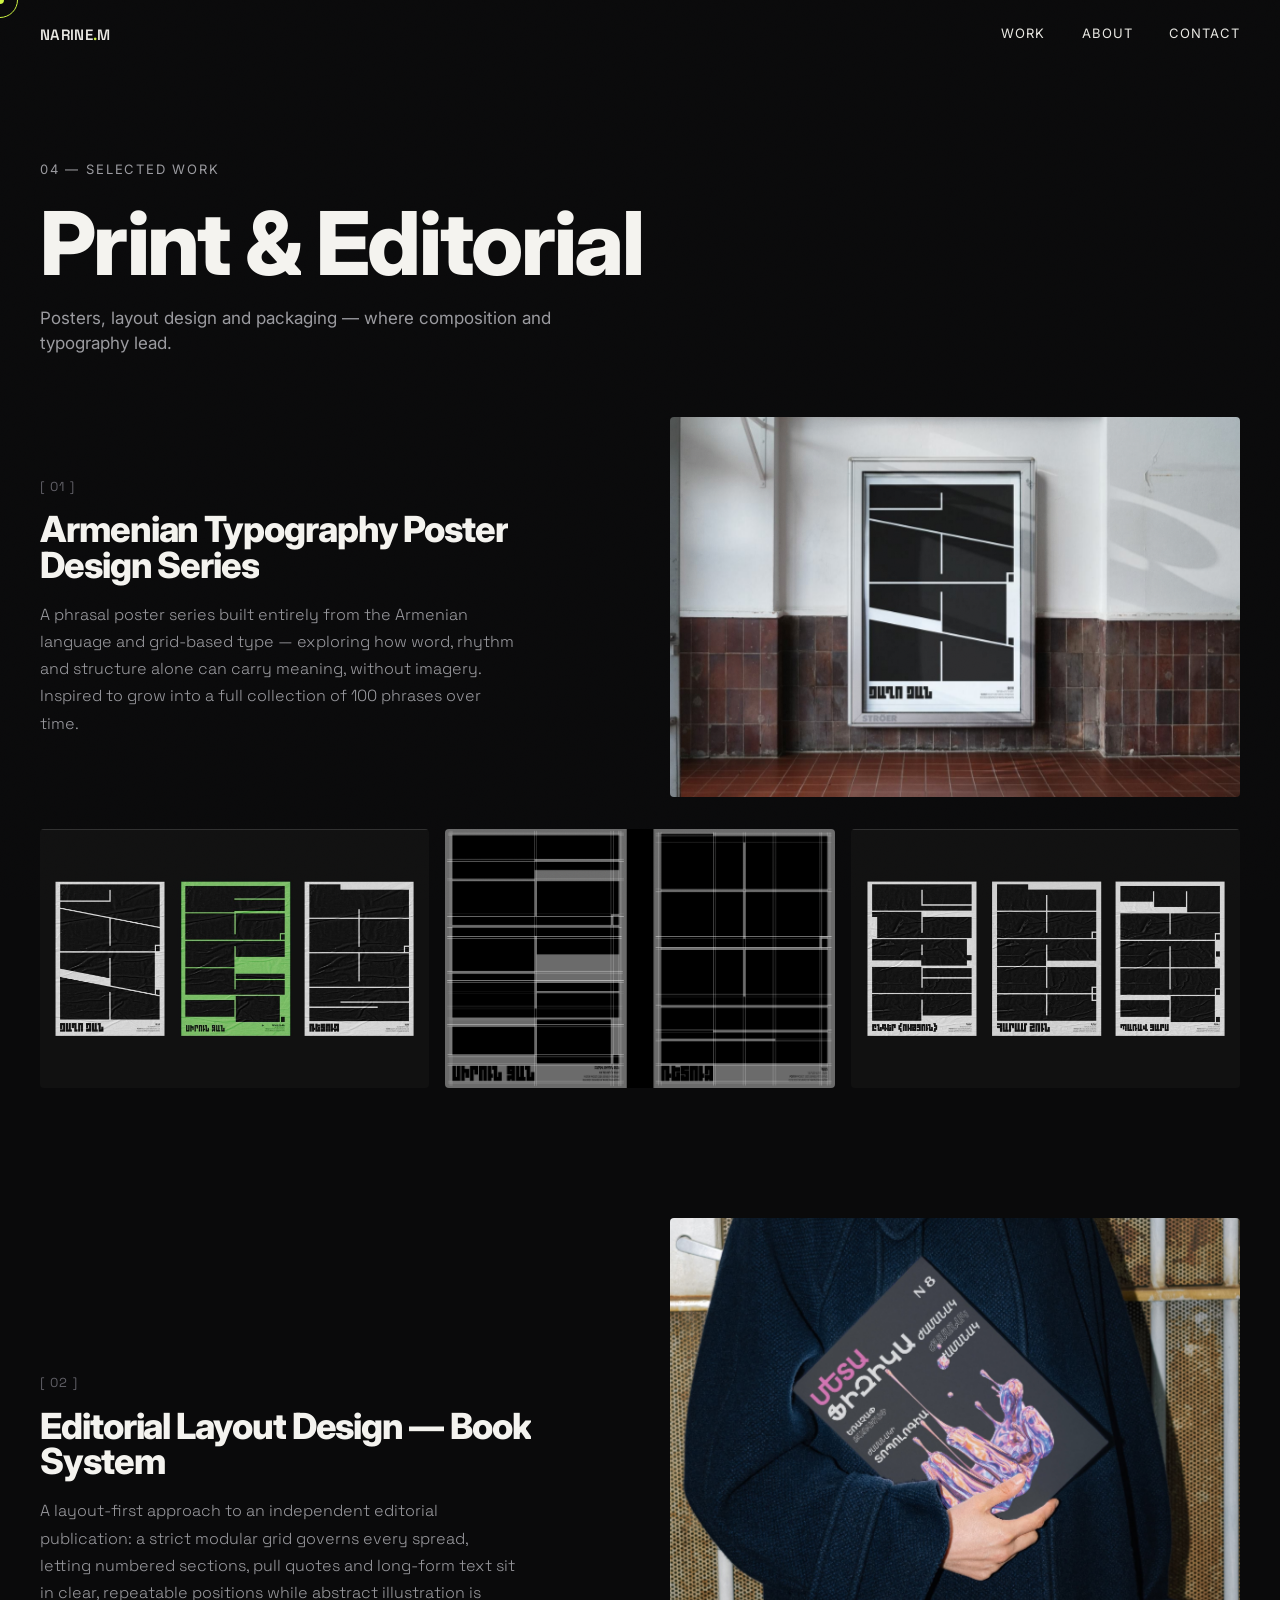
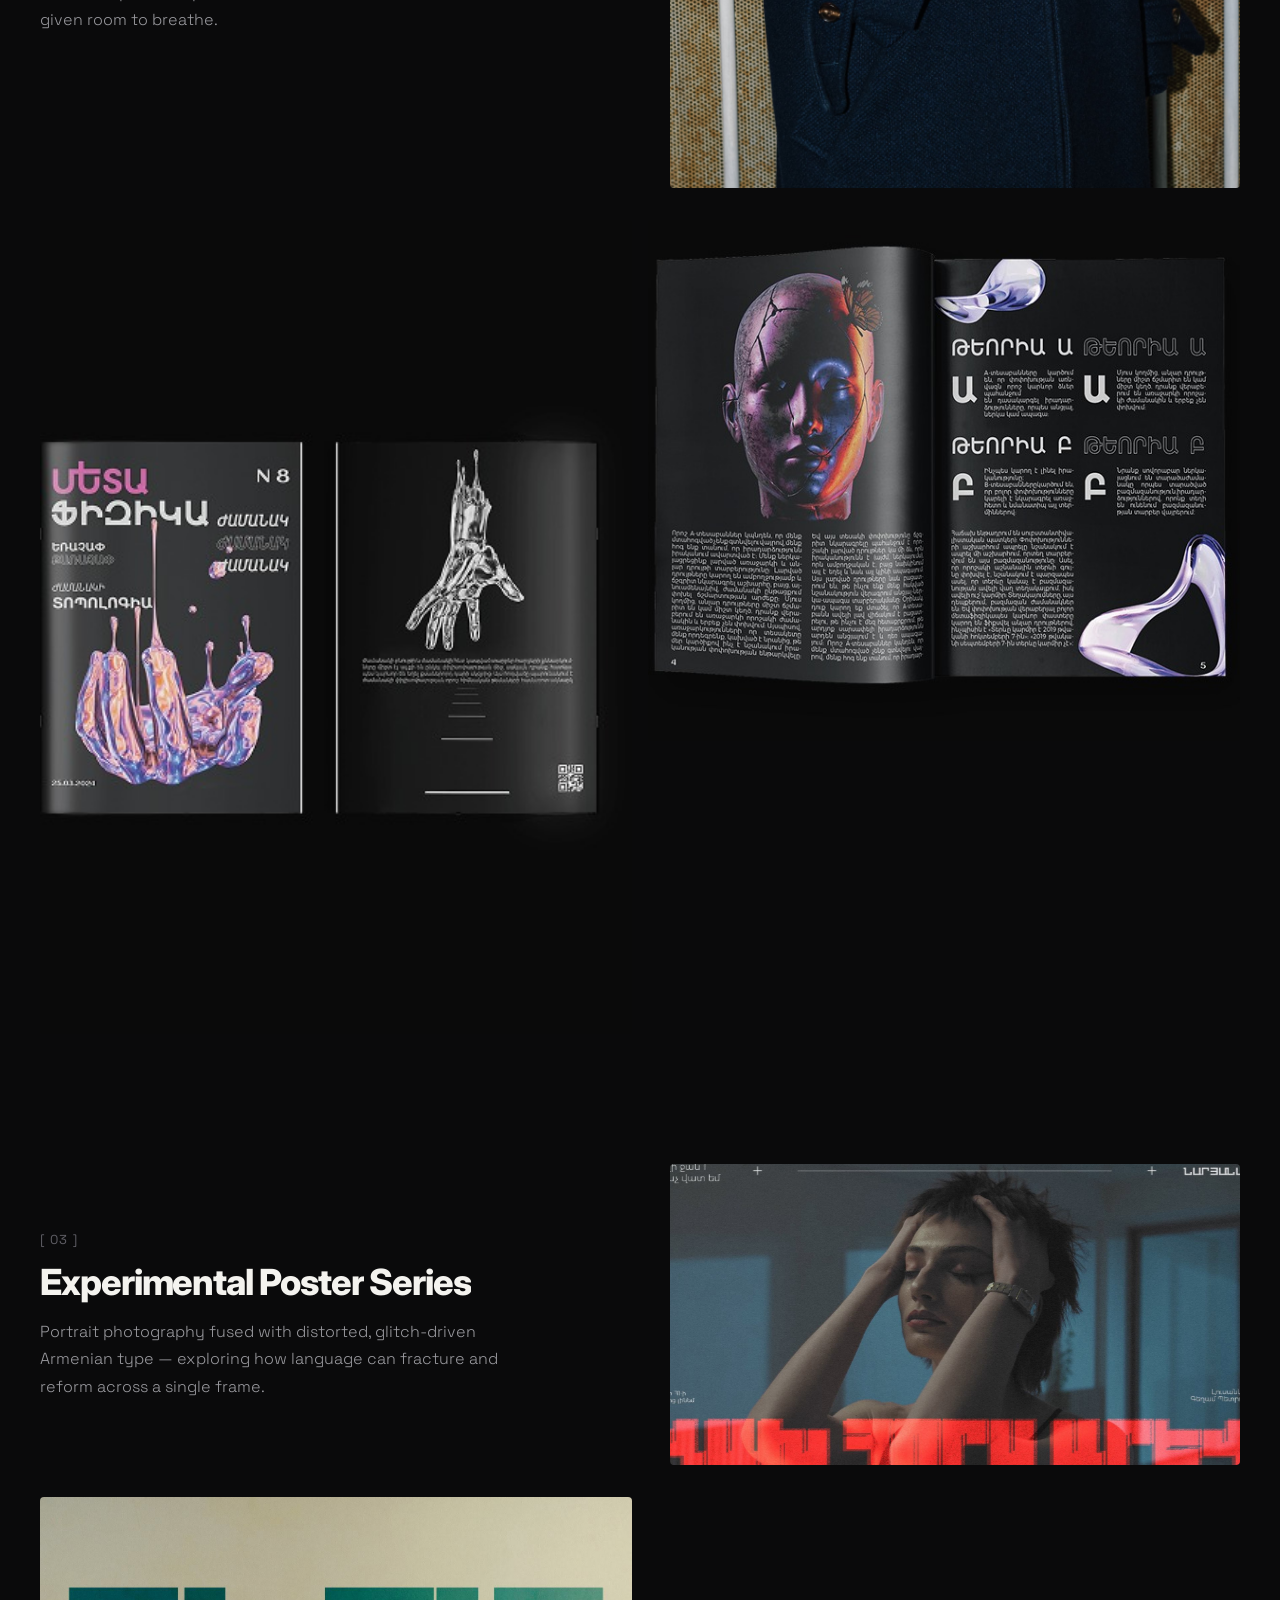
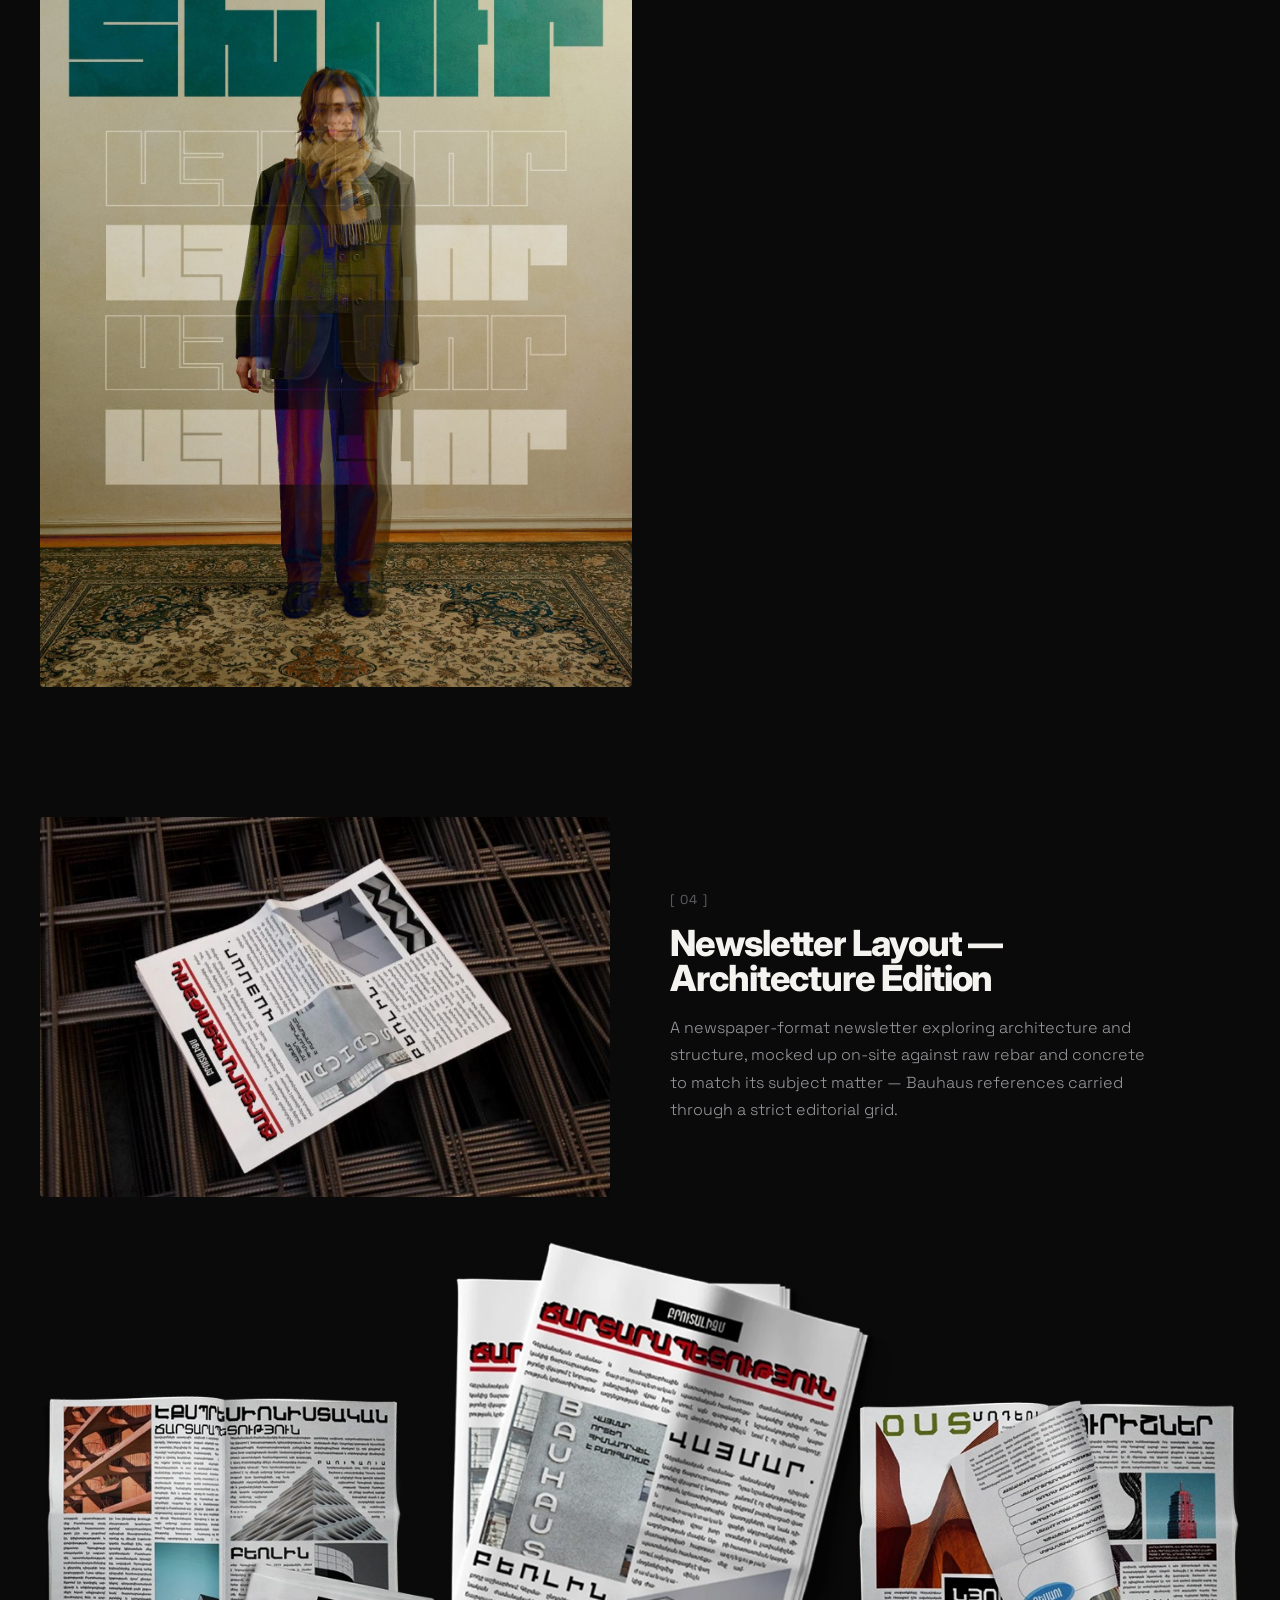
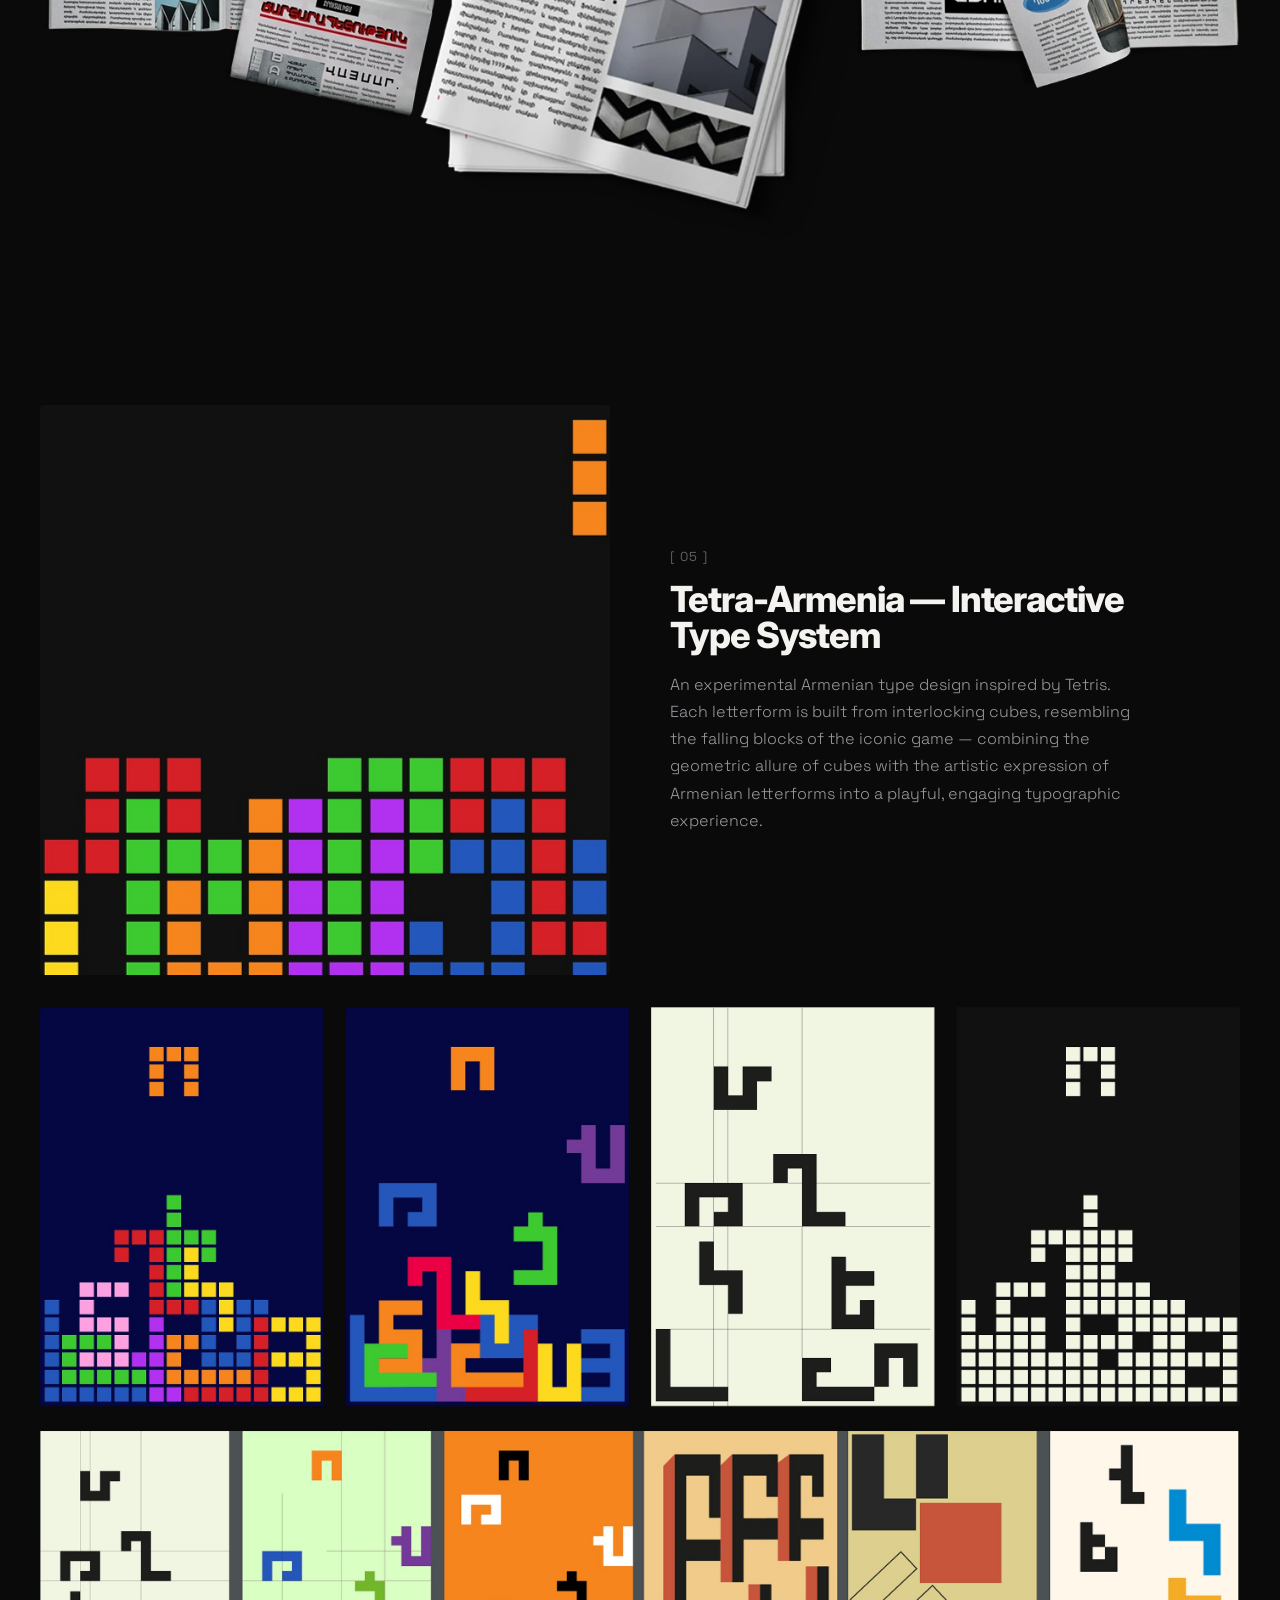
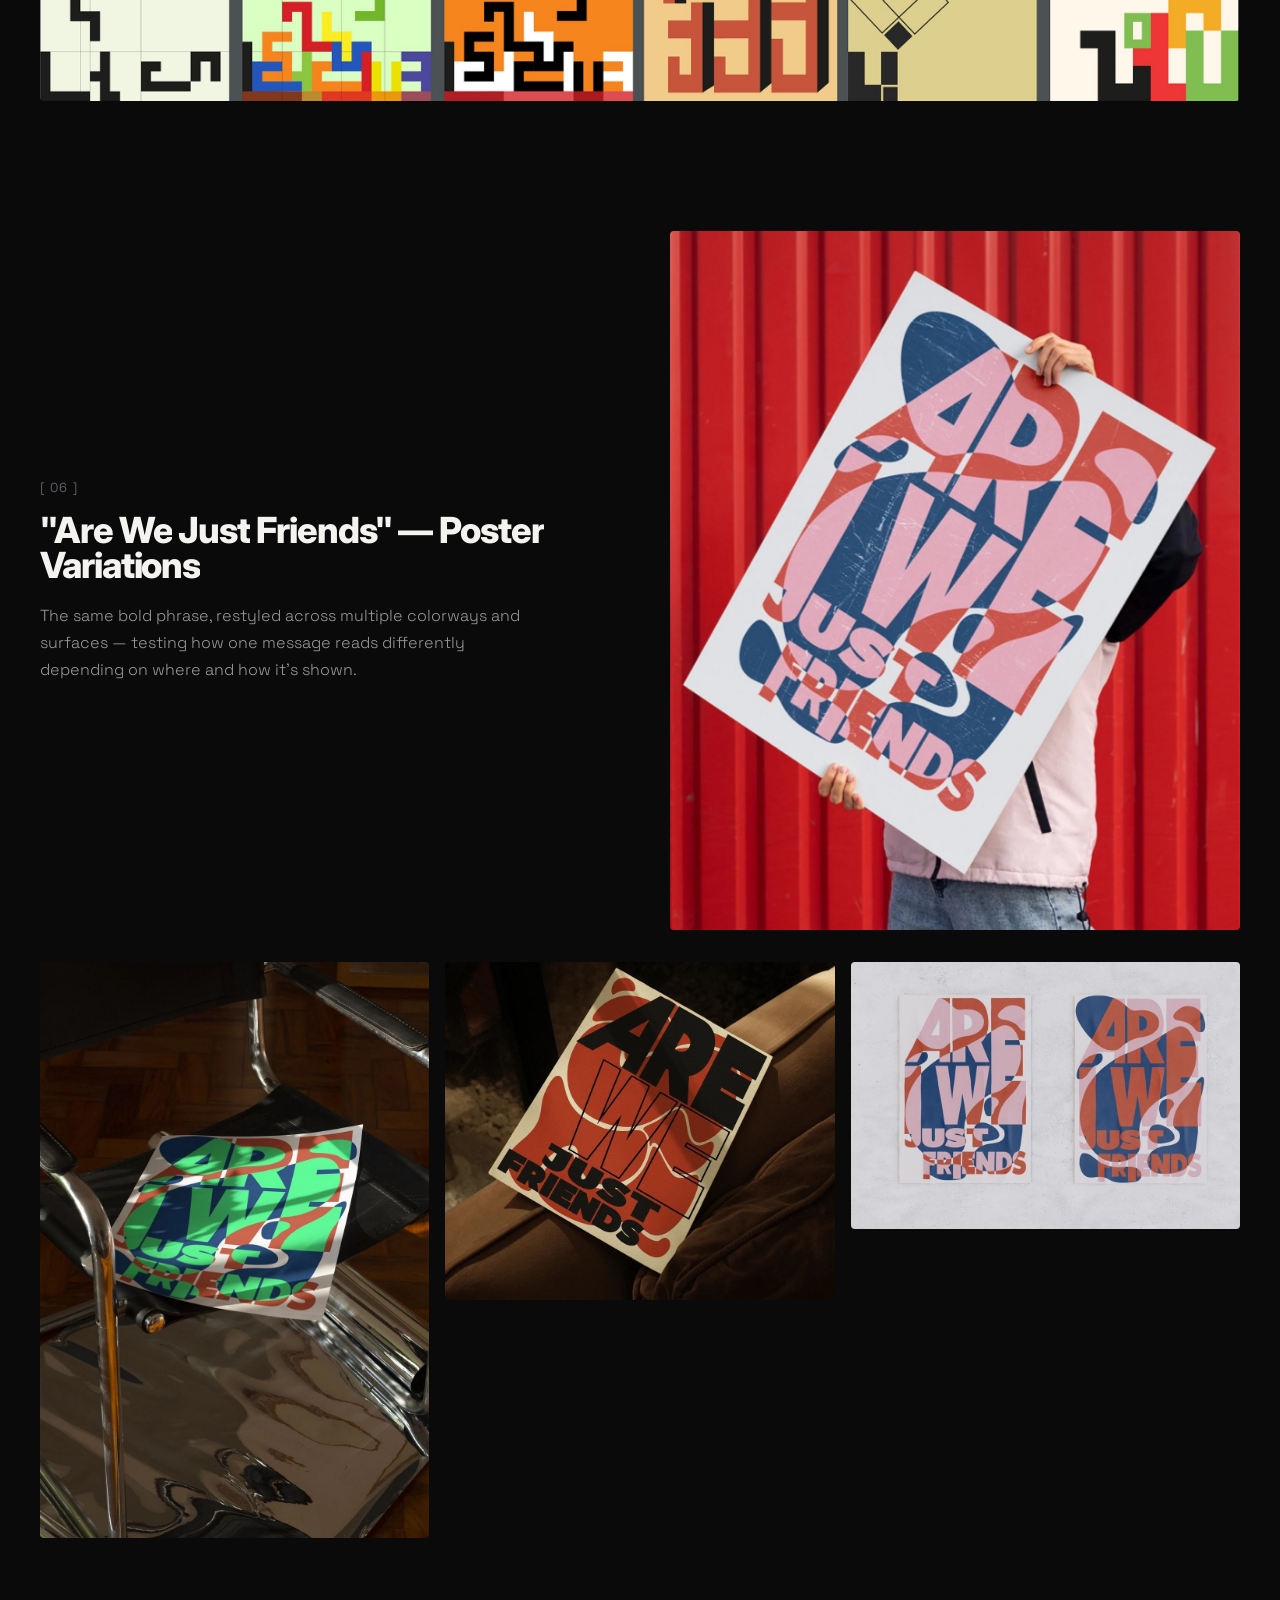
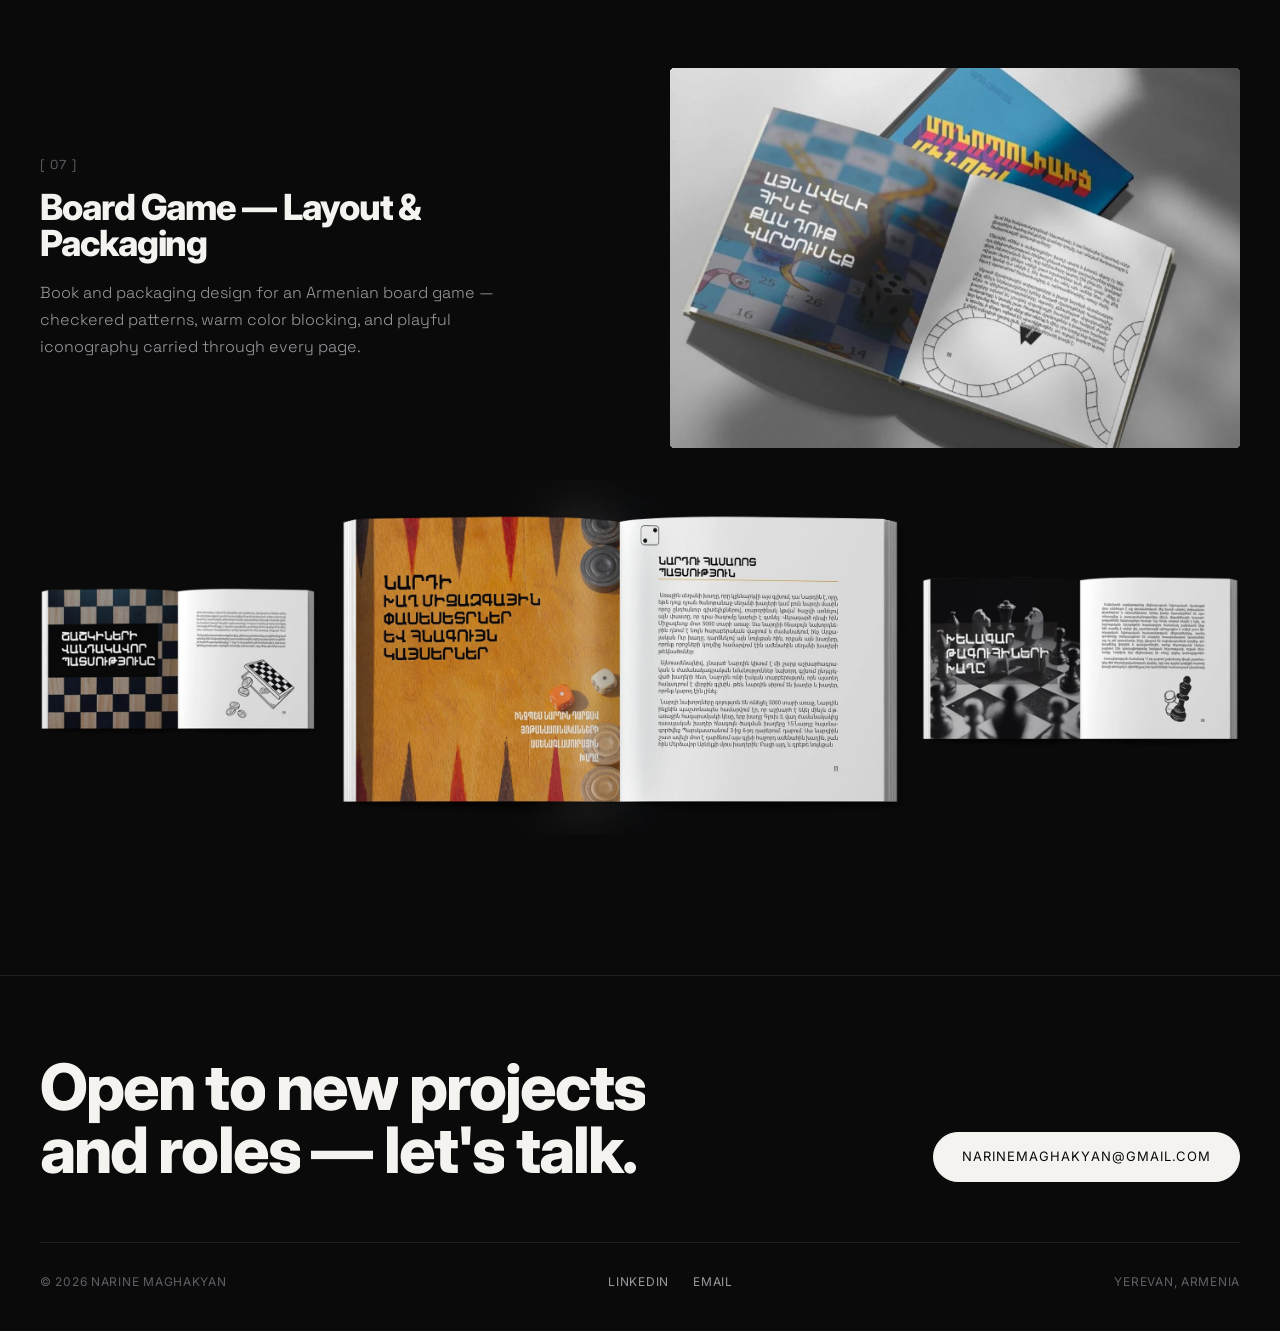
<file: print.html>
<!DOCTYPE html>
<html lang="en">
<head>
<meta charset="UTF-8">
<meta name="viewport" content="width=device-width, initial-scale=1.0">
<title>Print &amp; Editorial — Narine Maghakyan</title>
<link rel="stylesheet" href="css/style.css">
<style>
  .pj-block{ margin-top:130px; }
  .pj-block:first-child{ margin-top:0; }
  .pj-hero{ display:grid; grid-template-columns:1fr 1fr; gap:60px; align-items:center; }
  .pj-num{ font-size:13px; text-transform:uppercase; letter-spacing:.1em; color:var(--text-faint); margin-bottom:16px; font-family:'Space Grotesk',sans-serif; }
  .pj-hero h2{ font-size:clamp(24px,3vw,36px); max-width:520px; }
  .pj-hero p{ color:var(--text-dim); font-size:16px; line-height:1.7; margin-top:18px; max-width:480px; font-family:'Space Grotesk',sans-serif; font-weight:300; }
  .pj-hero img{ width:100%; border-radius:4px; display:block; background:#111; }
  .pj-support{ display:grid; gap:16px; margin-top:32px; }
  .pj-support img{ width:100%; border-radius:4px; display:block; background:#111; }
  .pj-support-3{ grid-template-columns:1fr 1fr 1fr; }
  .pj-support-2{ grid-template-columns:1fr 1fr; }
  .pj-support-wide{ width:100%; border-radius:4px; display:block; margin-top:32px; background:#111; }
  .pj-square img{ aspect-ratio:1/1; object-fit:cover; }
  @media(max-width:900px){
    .pj-hero{ grid-template-columns:1fr; }
    .pj-hero .pj-hero-media{ order:-1; }
    .pj-support-3,.pj-support-2{ grid-template-columns:1fr; }
  }
</style>
</head>
<body>

<nav class="site-nav">
  <a href="index.html" class="logo">NARINE<span>.</span>M</a>
  <div class="nav-links">
    <a href="index.html">Work</a>
    <a href="about.html" >About</a>
    <a href="mailto:narinemaghakyan@gmail.com">Contact</a>
  </div>
  <button class="nav-toggle">Menu</button>
</nav>

<header style="padding-top:160px; padding-bottom:60px;">
  <div class="wrap">
    <p class="reveal in" style="text-transform:uppercase; letter-spacing:.14em; font-size:13px; color:var(--text-dim); margin-bottom:20px;">04 — Selected Work</p>
    <h1 class="reveal in" style="font-size:clamp(36px,7vw,88px); max-width:900px;">Print &amp; Editorial</h1>
    <p class="reveal in" style="color:var(--text-dim); font-size:17px; max-width:560px; margin-top:20px;">Posters, layout design and packaging — where composition and typography lead.</p>
  </div>
</header>

<section style="padding-top:0;">
  <div class="wrap">

    <!-- 01 — Armenian Typography Poster Series -->
    <div class="pj-block reveal">
      <div class="pj-hero">
        <div>
          <div class="pj-num">[ 01 ]</div>
          <h2>Armenian Typography Poster Design Series</h2>
          <p>A phrasal poster series built entirely from the Armenian language and grid-based type — exploring how word, rhythm and structure alone can carry meaning, without imagery. Inspired to grow into a full collection of 100 phrases over time.</p>
        </div>
        <div class="pj-hero-media"><img src="images/poster-street-mockup.jpg" alt="Armenian typography poster in a framed street advertising mockup"></div>
      </div>
      <div class="pj-support pj-support-3">
        <img src="images/poster-grid-1.jpg" alt="Armenian typography poster series, grid-based black and white compositions">
        <img src="images/poster-grid-2.jpg" alt="Armenian typography poster series, two grid layout variations">
        <img src="images/poster-grid-3.jpg" alt="Armenian typography poster series, three additional phrase posters">
      </div>
    </div>

    <!-- 02 — Editorial Book Design -->
    <div class="pj-block reveal">
      <div class="pj-hero">
        <div>
          <div class="pj-num">[ 02 ]</div>
          <h2>Editorial Layout Design — Book System</h2>
          <p>A layout-first approach to an independent editorial publication: a strict modular grid governs every spread, letting numbered sections, pull quotes and long-form text sit in clear, repeatable positions while abstract illustration is given room to breathe.</p>
        </div>
        <div class="pj-hero-media pj-square"><img src="images/meta-cover.jpg" alt="Utsu Fizika book cover held by a reader on the street"></div>
      </div>
      <div class="pj-support pj-support-2">
        <img src="images/book-covers.jpg" alt="Utsu Fizika book cover and back cover mockups">
        <img src="images/book-spread.jpg" alt="Utsu Fizika open book spread with grid-based typography">
      </div>
    </div>

    <!-- 03 — Experimental Poster Series -->
    <div class="pj-block reveal">
      <div class="pj-hero">
        <div>
          <div class="pj-num">[ 03 ]</div>
          <h2>Experimental Poster Series</h2>
          <p>Portrait photography fused with distorted, glitch-driven Armenian type — exploring how language can fracture and reform across a single frame.</p>
        </div>
        <div class="pj-hero-media"><img src="images/exp-poster-1.jpg" alt="Experimental poster with portrait photography and glitch typography"></div>
      </div>
      <div class="pj-support pj-support-2">
        <img src="images/exp-poster-2.jpg" alt="Experimental poster with bold green wordmark and fashion portrait">
      </div>
    </div>

    <!-- 04 — Newsletter Layout, Architecture Edition -->
    <div class="pj-block reveal">
      <div class="pj-hero">
        <div class="pj-hero-media"><img src="images/news-rebar.jpg" alt="Newsletter layout mockup resting on construction rebar"></div>
        <div>
          <div class="pj-num">[ 04 ]</div>
          <h2>Newsletter Layout — Architecture Edition</h2>
          <p>A newspaper-format newsletter exploring architecture and structure, mocked up on-site against raw rebar and concrete to match its subject matter — Bauhaus references carried through a strict editorial grid.</p>
        </div>
      </div>
      <img class="pj-support-wide" src="images/news-architecture.jpg" alt="Newsletter spreads and covers laid out with architecture photography">
    </div>

    <!-- 05 — Tetra-Armenia -->
    <div class="pj-block reveal">
      <div class="pj-hero">
        <div class="pj-hero-media pj-square"><img src="images/tetris-blocks.jpg" alt="Tetra-Armenia wordmark built from colorful interlocking Tetris-style blocks"></div>
        <div>
          <div class="pj-num">[ 05 ]</div>
          <h2>Tetra-Armenia — Interactive Type System</h2>
          <p>An experimental Armenian type design inspired by Tetris. Each letterform is built from interlocking cubes, resembling the falling blocks of the iconic game — combining the geometric allure of cubes with the artistic expression of Armenian letterforms into a playful, engaging typographic experience.</p>
        </div>
      </div>
      <img class="pj-support-wide" src="images/tetra-posters-full.jpg" alt="Tetra-Armenia full poster variation set across ten colorways">
    </div>

    <!-- 06 — Are We Just Friends -->
    <div class="pj-block reveal">
      <div class="pj-hero">
        <div>
          <div class="pj-num">[ 06 ]</div>
          <h2>"Are We Just Friends" — Poster Variations</h2>
          <p>The same bold phrase, restyled across multiple colorways and surfaces — testing how one message reads differently depending on where and how it's shown.</p>
        </div>
        <div class="pj-hero-media"><img src="images/awjf-1.jpg" alt="Are We Just Friends poster held against a red corrugated wall"></div>
      </div>
      <div class="pj-support pj-support-3">
        <img src="images/awjf-2.jpg" alt="Are We Just Friends poster mockup on reflective metal surface">
        <img src="images/awjf-3.jpg" alt="Are We Just Friends poster mockup on wood surface">
        <img src="images/awjf-4.jpg" alt="Are We Just Friends poster, two flat colorway variations">
      </div>
    </div>

    <!-- 07 — Board Game Layout & Packaging -->
    <div class="pj-block reveal">
      <div class="pj-hero">
        <div>
          <div class="pj-num">[ 07 ]</div>
          <h2>Board Game — Layout &amp; Packaging</h2>
          <p>Book and packaging design for an Armenian board game — checkered patterns, warm color blocking, and playful iconography carried through every page.</p>
        </div>
        <div class="pj-hero-media"><img src="images/board-mockup.jpg" alt="Armenian board game book packaging with dice and game board"></div>
      </div>
      <img class="pj-support-wide" src="images/board-mockups.jpg" alt="Board game book covers and spreads with backgammon and chess mockups">
    </div>


  </div>
</section>

<footer class="site-footer">
  <div class="wrap">
    <div class="footer-top reveal">
      <h2>Open to new projects and roles — let's talk.</h2>
      <a href="mailto:narinemaghakyan@gmail.com" class="btn btn-solid cursor-hover">narinemaghakyan@gmail.com</a>
    </div>
    <div class="footer-bottom">
      <span>© 2026 Narine Maghakyan</span>
      <div class="footer-socials">
        <a href="https://www.linkedin.com/in/narine-maghakyan-design/" target="_blank" rel="noopener">LinkedIn</a>
        <a href="mailto:narinemaghakyan@gmail.com">Email</a>
      </div>
      <span>Yerevan, Armenia</span>
    </div>
  </div>
</footer>

<script src="js/main.js"></script>
</body>
</html>
</file>
<file: css/style.css>
/* ============================================
   NARINE MAGHAKYAN — PORTFOLIO
   Base design system
   ============================================ */

@import url('https://fonts.googleapis.com/css2?family=Space+Grotesk:wght@300..700&family=Inter:wght@300..800&display=swap');

:root{
  --bg: #0a0a0b;
  --bg-alt: #111113;
  --panel: #16161a;
  --line: rgba(255,255,255,0.09);
  --text: #f4f3ef;
  --text-dim: #9a9a9f;
  --text-faint: #605f66;
  --accent: #d9ff4f;
  --accent-dim: #a3c93d;
  --radius: 2px;
  --ease: cubic-bezier(.16,.84,.44,1);
  --maxw: 1400px;
}

*,*::before,*::after{ box-sizing:border-box; margin:0; padding:0; }
html{ scroll-behavior:smooth; background:var(--bg); }
body{
  background:var(--bg);
  color:var(--text);
  font-family:'Inter', -apple-system, BlinkMacSystemFont, sans-serif;
  font-size:16px;
  line-height:1.5;
  overflow-x:hidden;
  cursor:default;
}

h1,h2,h3,h4,.display{
  font-family:'Inter', sans-serif;
  font-weight:800;
  letter-spacing:-0.03em;
  line-height:0.98;
}
.mono{ font-family:'Space Grotesk',sans-serif; }

a{ color:inherit; text-decoration:none; }
img{ max-width:100%; display:block; }
ul{ list-style:none; }
button{ font-family:inherit; background:none; border:none; color:inherit; cursor:pointer; }

.wrap{ max-width:var(--maxw); margin:0 auto; padding:0 40px; }
@media(max-width:768px){ .wrap{ padding:0 20px; } }

/* ---------- custom cursor ---------- */
.cursor-dot{
  position:fixed; top:0; left:0; width:8px; height:8px; border-radius:50%;
  background:var(--accent); pointer-events:none; z-index:9999;
  transform:translate(-50%,-50%); transition:opacity .2s;
  mix-blend-mode:difference;
}
.cursor-ring{
  position:fixed; top:0; left:0; width:36px; height:36px; border-radius:50%;
  border:1px solid var(--accent); pointer-events:none; z-index:9998;
  transform:translate(-50%,-50%); transition:width .25s var(--ease),height .25s var(--ease),opacity .2s;
  mix-blend-mode:difference;
}
.cursor-ring.hover{ width:64px; height:64px; }
@media(hover:none){ .cursor-dot,.cursor-ring{ display:none; } }

/* ---------- noise / grain overlay ---------- */
.grain{
  position:fixed; inset:0; pointer-events:none; z-index:1;
  opacity:.035; mix-blend-mode:overlay;
  background-image:url("data:image/svg+xml,%3Csvg xmlns='http://www.w3.org/2000/svg' width='120' height='120'%3E%3Cfilter id='n'%3E%3CfeTurbulence type='fractalNoise' baseFrequency='0.9' numOctaves='2' stitchTiles='stitch'/%3E%3C/filter%3E%3Crect width='100%25' height='100%25' filter='url(%23n)'/%3E%3C/svg%3E");
}

/* ---------- top nav ---------- */
.site-nav{
  position:fixed; top:0; left:0; right:0; z-index:200;
  display:flex; align-items:center; justify-content:space-between;
  padding:24px 40px; mix-blend-mode:difference;
}
@media(max-width:768px){ .site-nav{ padding:18px 20px; } }
.site-nav .logo{ font-family:'Space Grotesk',sans-serif; font-weight:600; font-size:15px; letter-spacing:.02em; }
.site-nav .logo span{ color:var(--accent); }
.nav-links{ display:flex; gap:36px; align-items:center; }
.nav-links a{
  font-size:13px; text-transform:uppercase; letter-spacing:.08em; color:var(--text);
  position:relative; padding-bottom:3px;
}
.nav-links a::after{
  content:''; position:absolute; left:0; bottom:0; width:0; height:1px; background:var(--text);
  transition:width .3s var(--ease);
}
.nav-links a:hover::after, .nav-links a.active::after{ width:100%; }
.nav-toggle{ display:none; font-size:13px; text-transform:uppercase; letter-spacing:.08em; }
@media(max-width:768px){
  .nav-links{
    position:fixed; inset:0; background:var(--bg); flex-direction:column; justify-content:center; gap:28px;
    transform:translateY(-100%); transition:transform .5s var(--ease); mix-blend-mode:normal; z-index:150;
  }
  .nav-links.open{ transform:translateY(0); }
  .nav-links a{ font-size:22px; }
  .nav-toggle{ display:block; z-index:201; }
}

/* ---------- buttons ---------- */
.btn{
  display:inline-flex; align-items:center; gap:10px;
  padding:14px 28px; border:1px solid var(--line); border-radius:100px;
  font-size:13px; text-transform:uppercase; letter-spacing:.08em;
  transition:border-color .3s var(--ease), background .3s var(--ease), color .3s var(--ease);
}
.btn:hover{ border-color:var(--accent); color:var(--accent); }
.btn-solid{ background:var(--text); color:var(--bg); border-color:var(--text); }
.btn-solid:hover{ background:var(--accent); border-color:var(--accent); color:var(--bg); }

/* ---------- section spacing ---------- */
section{ position:relative; padding:140px 0; }
@media(max-width:768px){ section{ padding:90px 0; } }
.section-label{
  font-size:13px; text-transform:uppercase; letter-spacing:.12em; color:var(--text-dim);
  display:flex; align-items:center; gap:12px; margin-bottom:28px;
}
.section-label::before{ content:''; width:28px; height:1px; background:var(--accent); }

/* ---------- reveal animation ---------- */
/* Safety: if JS never boots (or reduced-motion is on) nothing may stay hidden.
   js/main.js adds .js-motion to <html>; without it everything renders visible. */
html:not(.js-motion) .reveal,
html:not(.js-motion) .reveal-stagger > *,
html:not(.js-motion) .mk-i{
  opacity:1 !important; transform:none !important;
}
.reveal{ opacity:0; transform:translateY(36px); transition:opacity .9s var(--ease), transform .9s var(--ease); }
.reveal.in{ opacity:1; transform:translateY(0); }
.reveal-stagger > *{ opacity:0; transform:translateY(30px); transition:opacity .7s var(--ease), transform .7s var(--ease); }
.reveal-stagger.in > *{ opacity:1; transform:translateY(0); }
.reveal-stagger.in > *:nth-child(1){ transition-delay:.02s; }
.reveal-stagger.in > *:nth-child(2){ transition-delay:.08s; }
.reveal-stagger.in > *:nth-child(3){ transition-delay:.14s; }
.reveal-stagger.in > *:nth-child(4){ transition-delay:.2s; }
.reveal-stagger.in > *:nth-child(5){ transition-delay:.26s; }
.reveal-stagger.in > *:nth-child(6){ transition-delay:.32s; }

/* ---------- footer ---------- */
.site-footer{
  border-top:1px solid var(--line); padding:80px 0 40px;
}
.footer-top{
  display:flex; justify-content:space-between; align-items:flex-end; flex-wrap:wrap; gap:40px;
  padding-bottom:60px;
}
.footer-top h2{ font-size:clamp(32px,5vw,64px); max-width:680px; }
.footer-bottom{
  display:flex; justify-content:space-between; align-items:center; flex-wrap:wrap; gap:16px;
  padding-top:30px; border-top:1px solid var(--line);
  font-size:12px; color:var(--text-faint); text-transform:uppercase; letter-spacing:.06em;
}
.footer-socials{ display:flex; gap:24px; }
.footer-socials a{ color:var(--text-dim); transition:color .3s; }
.footer-socials a:hover{ color:var(--accent); }

/* ---------- scrollbar ---------- */
::-webkit-scrollbar{ width:8px; }
::-webkit-scrollbar-track{ background:var(--bg); }
::-webkit-scrollbar-thumb{ background:#2a2a2e; }

/* ---------- utility ---------- */
.text-dim{ color:var(--text-dim); }
.text-accent{ color:var(--accent); }
.mt-lg{ margin-top:80px; }
.center{ text-align:center; }
.progress-bar{
  position:fixed; top:0; left:0; height:2px; background:var(--accent); z-index:300; width:0%;
}

/* ============================================
   WORK GRID — editorial, full-bleed, in-site
   ============================================ */
.work-intro{
  padding:200px 0 100px;
}
.work-intro .kicker{
  font-family:'Space Grotesk',sans-serif; font-size:14px; text-transform:uppercase;
  letter-spacing:.1em; color:var(--text-dim); margin-bottom:28px;
}
.work-intro h1{
  font-size:clamp(38px,7.2vw,108px); max-width:1300px;
}
.work-intro .sub{
  color:var(--text-dim); font-size:clamp(16px,1.6vw,20px); max-width:640px; margin-top:32px;
  font-family:'Space Grotesk',sans-serif; font-weight:300;
}

.work-grid{
  display:grid; grid-template-columns:repeat(12,1fr); gap:4px;
}
.work-item{ position:relative; overflow:hidden; background:#0d0d0f; display:block; }
.work-item img{ width:100%; height:100%; object-fit:cover; transition:transform .8s var(--ease), filter .5s; filter:grayscale(.15) brightness(.92); }
.work-item:hover img{ transform:scale(1.035); filter:grayscale(0) brightness(1); }
.work-item .work-cap{
  display:flex; justify-content:space-between; align-items:baseline;
  padding:16px 2px 0;
}
.work-item .work-cap h3{ font-size:18px; font-weight:600; letter-spacing:-0.01em; }
.work-item .work-cap span{ font-size:12px; color:var(--text-faint); text-transform:uppercase; letter-spacing:.06em; font-family:'Space Grotesk',sans-serif; }

.work-lead{ grid-column:span 12; aspect-ratio:16/8; }
.work-half{ grid-column:span 6; aspect-ratio:4/3; }
.work-third{ grid-column:span 4; aspect-ratio:3/4; }
@media(max-width:900px){
  .work-half,.work-third{ grid-column:span 12; aspect-ratio:4/3; }
}

.work-tag{
  position:absolute; top:20px; left:20px; z-index:2;
  background:rgba(10,10,11,.7); backdrop-filter:blur(6px);
  padding:6px 14px; border-radius:100px; font-size:11px; text-transform:uppercase;
  letter-spacing:.08em; font-family:'Space Grotesk',sans-serif;
}

/* ============================================
   CLARA-ROTH-STYLE MASTHEAD + NUMBERED WORK LIST
   ============================================ */
.masthead{
  min-height:92vh; display:flex; flex-direction:column; justify-content:center;
  position:relative; padding:110px 40px 60px; overflow:hidden;
}
.masthead-grid{
  position:absolute; inset:0; display:grid; grid-template-columns:repeat(4,1fr);
  pointer-events:none;
}
.masthead-grid span{ border-right:1px solid var(--line); height:100%; }
.masthead-name{
  font-family:'Inter',sans-serif; font-weight:800; letter-spacing:-0.04em;
  font-size:clamp(48px,10.5vw,168px); line-height:0.92; text-align:center;
  white-space:nowrap;
}
@media(max-width:900px){ .masthead-name{ white-space:normal; font-size:clamp(38px,13vw,90px); } }
.masthead-role{
  text-align:center; text-transform:uppercase; letter-spacing:.02em;
  font-size:clamp(18px,2.6vw,32px); font-family:'Space Grotesk',sans-serif; font-weight:500;
  margin-top:18px; color:var(--text);
}
.masthead-foot{
  display:flex; justify-content:space-between; align-items:flex-end; margin-top:60px;
  font-family:'Space Grotesk',sans-serif; font-size:13px; color:var(--text-dim);
}
.masthead-foot p{ max-width:260px; line-height:1.5; }

.work-row{
  display:grid; grid-template-columns:1fr 2fr 1fr; gap:24px;
  border-top:1px solid var(--line); padding:48px 0; align-items:center;
}
.work-row:last-child{ border-bottom:1px solid var(--line); }
.work-row .wr-num{ font-family:'Space Grotesk',sans-serif; font-size:13px; color:var(--text-faint); margin-bottom:16px; }
.work-row .wr-title{ font-size:clamp(24px,2.6vw,38px); line-height:1.05; }
.work-row .wr-arrow{
  width:54px; height:54px; border-radius:50%; border:1px solid var(--line);
  display:flex; align-items:center; justify-content:center; margin-top:24px;
  transition:background .3s var(--ease), border-color .3s var(--ease);
}
.work-row:hover .wr-arrow{ background:var(--text); border-color:var(--text); }
.work-row:hover .wr-arrow svg{ stroke:var(--bg); transform:rotate(90deg); }
.work-row .wr-arrow svg{ width:18px; height:18px; stroke:var(--text); transition:stroke .3s var(--ease), transform .4s var(--ease); }
.work-row .wr-media{
  aspect-ratio:3/4; overflow:hidden; border-radius:2px; background:#0d0d0f; max-width:503px;
}
/* Reference site (webxdemo artist1): static on scroll, pans with the
   cursor on hover. The follow itself is lerped in js/main.js. */
.work-row .wr-media img{ width:100%; height:100%; object-fit:cover; }
html.js-motion .work-row .wr-media img.wr-follow{
  transform:translate3d(var(--mx,0px),var(--my,0px),0) scale(var(--ms,1));
  will-change:transform;
}
@media (prefers-reduced-motion: reduce){
  html.js-motion .work-row .wr-media img.wr-follow{ transform:none !important; }
}
.work-row .wr-meta{ text-align:right; font-family:'Space Grotesk',sans-serif; }
.work-row .wr-meta .wr-label{ font-size:11px; text-transform:uppercase; letter-spacing:.1em; color:var(--text-faint); margin-bottom:6px; }
.work-row .wr-meta .wr-type{ font-size:14px; color:var(--text-dim); }
@media(max-width:900px){
  .work-row{ grid-template-columns:1fr; gap:20px; }
  .work-row .wr-meta{ text-align:left; }
}

/* ============================================
   MOTION SYSTEM
   All hidden states below are scoped to html.js-motion,
   which js/main.js adds only after it boots successfully.
   ============================================ */

/* smooth scroll takes over from native smooth behaviour */
html.js-smooth{ scroll-behavior:auto; }

/* ---------- text mask reveal ---------- */
html.js-motion [data-mask="1"] .mk{
  display:inline-block;
  overflow:hidden;
  vertical-align:top;
  padding-bottom:0.14em;
  margin-bottom:-0.14em;
}
html.js-motion [data-mask="1"] .mk-i{
  display:inline-block;
  transform:translateY(115%);
  transition:transform 1.05s var(--ease);
}
html.js-motion [data-mask="1"].mask-in .mk-i{ transform:translateY(0); }

/* ---------- image parallax ---------- */
@property --ps{ syntax:'<number>'; initial-value:1.12; inherits:false; }

html.js-motion .px-box{ overflow:hidden; }
html.js-motion .bnd-hero-media.px-box,
html.js-motion .pj-hero-media.px-box{ border-radius:4px; }
html.js-motion .fx-campaign-hero > .px-box{ border-radius:12px; }

html.js-motion .px-img{
  --py:0px;
  --ps:1.12;
  transform:translate3d(0,var(--py),0) scale(var(--ps));
  transition:--ps .8s var(--ease);
  will-change:transform;
}

/* ---------- interactive particle wordmark ---------- */
.hero-particles{ position:relative; }
.hero-particles canvas{
  position:absolute; inset:0;
  width:100%; height:100%;
  pointer-events:none;
}
.masthead-name.is-particled{ color:transparent; }

/* ---------- motion-safety ---------- */
@media (prefers-reduced-motion: reduce){
  html.js-motion [data-mask="1"] .mk-i{ transform:none !important; transition:none !important; }
  html.js-motion .px-img{ transform:none !important; }
  .masthead-name.is-particled{ color:var(--text) !important; }
  .hero-particles canvas{ display:none !important; }
}


/* ============================================
   RESPONSIVE LAYOUT PRIMITIVES
   These replace inline grid styles, which media
   queries could not override (inline wins).
   ============================================ */
.split{ display:grid; gap:60px; }
.split-bio{ grid-template-columns:1fr 1.3fr; }
.split-teaser{ grid-template-columns:1fr 1.4fr; align-items:center; }
.split-overview{ grid-template-columns:1fr 1.5fr; }
.split-even{ grid-template-columns:1fr 1fr; }

.cv-row{
  display:grid; grid-template-columns:1fr 2fr 1fr; gap:24px;
  padding:26px 0; border-bottom:1px solid var(--line); align-items:baseline;
}
.cv-row-last{ border-bottom:none; }
.cv-row h3{ display:flex; align-items:center; gap:12px; flex-wrap:wrap; }
.cv-tag{
  font-family:'Space Grotesk',sans-serif; font-size:10px; font-weight:500;
  text-transform:uppercase; letter-spacing:.09em; color:var(--text-faint);
  border:1px solid var(--line); border-radius:999px; padding:4px 10px;
  white-space:nowrap; line-height:1;
}
.cv-subhead{
  font-family:'Space Grotesk',sans-serif; font-size:11px; text-transform:uppercase;
  letter-spacing:.12em; color:var(--text-faint);
  margin-top:34px; padding-bottom:14px; border-bottom:1px solid var(--line);
  display:flex; align-items:center; gap:12px;
}
.cv-subhead::after{ content:''; flex:1; height:1px; background:var(--line); }

.fx-grid{ display:grid; gap:24px; }
.fx-grid-3{ grid-template-columns:repeat(3,1fr); }
.fx-grid-4{ grid-template-columns:repeat(4,1fr); }
.fx-grid-tight{ gap:16px; }
.fx-swatches{ display:grid; grid-template-columns:repeat(10,1fr); gap:8px; }

@media(max-width:1000px){
  .fx-grid-4{ grid-template-columns:repeat(2,1fr); }
}
@media(max-width:900px){
  .split{ grid-template-columns:1fr !important; gap:40px; }
  .fx-grid-3{ grid-template-columns:1fr; }
  .cv-row{ grid-template-columns:1fr; gap:6px; padding:22px 0; }
  .cv-row span{ text-align:left !important; }
  .cv-row span:first-child{ order:-1; font-size:13px !important; }
}
@media(max-width:560px){
  .fx-grid-4{ grid-template-columns:1fr; }
  .fx-swatches{ grid-template-columns:repeat(5,1fr); }
}

/* ---------- masthead on small screens ---------- */
@media(max-width:768px){
  .masthead{ padding:100px 20px 50px; min-height:88vh; }
  .masthead-foot{ flex-direction:column; align-items:flex-start; gap:18px; margin-top:44px; }
  .masthead-foot p{ max-width:none; }
  .masthead-foot p[style]{ text-align:left !important; }
  .masthead-role{ margin-top:14px; }
}

/* ---------- general small-screen tightening ---------- */
@media(max-width:768px){
  .work-row{ padding:36px 0; }
  .work-row .wr-media{ max-width:100%; }
  .footer-top{ padding-bottom:40px; gap:24px; }
  .footer-bottom{ gap:12px; }
  .site-footer{ padding:60px 0 32px; }
  .pj-facts{ gap:18px; margin-top:32px; padding-top:24px; }
  .bnd-block, .pj-block{ margin-top:80px; }
  .bnd-hero, .pj-hero{ gap:32px; }
}
@media(max-width:480px){
  .pj-facts{ grid-template-columns:1fr 1fr; }
  .pj-facts strong{ font-size:16px; }
  .btn{ padding:12px 20px; font-size:12px; }
}

/* nothing may ever scroll sideways */
html, body{ max-width:100%; overflow-x:hidden; }

/* ---------- page transition ---------- */
/* Element is created by JS only, so if JS fails there is no overlay at all. */
.page-fade{
  position:fixed; inset:0; z-index:9000;
  background:var(--bg);
  pointer-events:none;
  opacity:1;
  transition:opacity .45s var(--ease);
}
.page-fade.is-out{ opacity:0; }
.page-fade.is-in{ opacity:1; transition:opacity .32s var(--ease); }
@media (prefers-reduced-motion: reduce){
  .page-fade{ display:none !important; }
}

/* ============================================
   HOMEPAGE — two-column staggered work grid
   Single ordered grid (not two column divs) so
   source order stays 01..07 when it stacks on mobile.
   Stagger + scroll drift are both transforms, so they
   never affect layout.
   ============================================ */
.work-grid2{
  display:grid; grid-template-columns:1fr 1fr;
  gap:64px 56px; align-items:start;
  padding-bottom:160px;
}

.wcard{
  display:block;
  --stagger:0px; --drift:0px;
  transform:translate3d(0, calc(var(--stagger) + var(--drift)), 0);
}
/* the stagger itself — only when the motion system is on */
html.js-motion .wcard:nth-child(even){ --stagger:88px; }

/* opacity-only reveal, so it can't fight the transform above */
html.js-motion .fade{ opacity:0; transition:opacity .9s var(--ease); }
html.js-motion .fade.in{ opacity:1; }

.wcard-media{
  position:relative;
  /* NOTE: no max-height here — combined with aspect-ratio it shrinks the
     WIDTH too, so the image stops filling its column and the caption
     below ends up wider than the picture. */
  aspect-ratio:3/2;
  overflow:hidden; border-radius:3px; background:#0d0d0f;
}
.wcard-media img{
  position:absolute; inset:0;
  width:100%; height:100%; object-fit:cover;
}

/* ---------- horizontal marquee (looping asset rows) ----------
   The track holds the set TWICE and travels exactly -50%, so the
   loop is seamless. Spacing uses margin-right, not gap: `gap` adds
   one extra space across the duplicate seam and makes the loop jump.
   Pure CSS — no JS dependency, so the row is never blank.          */
.mq{
  position:relative; overflow:hidden;
  --mq-h:400px; --mq-gap:20px; --mq-dur:60s;
  -webkit-mask-image:linear-gradient(90deg,transparent,#000 5%,#000 95%,transparent);
          mask-image:linear-gradient(90deg,transparent,#000 5%,#000 95%,transparent);
}
.mq-track{
  display:flex; width:max-content;
  animation:mq-left var(--mq-dur) linear infinite;
}
.mq[data-dir="right"] .mq-track{ animation-name:mq-right; }
.mq-track img{
  height:var(--mq-h); width:auto; flex-shrink:0; display:block;
  margin-right:var(--mq-gap); border-radius:6px; background:#111;
  transition:transform .5s var(--ease);
}
.mq-track img:hover{ transform:translateY(-8px); }
.mq:hover .mq-track{ animation-play-state:paused; }

/* (a staggered/scaled variant lived here — removed: on sets that share one
   aspect ratio, varying size or baseline just reads as a mistake. Every row
   is flat and evenly aligned.) */
@keyframes mq-left{
  from{ transform:translate3d(0,0,0); }
  to  { transform:translate3d(-50%,0,0); }
}
@keyframes mq-right{
  from{ transform:translate3d(-50%,0,0); }
  to  { transform:translate3d(0,0,0); }
}
/* wide (16:9) sets sit shorter than the 4:5 sets so the rows feel even */
.mq-wide{ --mq-h:300px; }
@media(max-width:900px){
  .mq{ --mq-h:260px; --mq-gap:14px; }
  .mq-wide{ --mq-h:190px; }
}
@media (prefers-reduced-motion: reduce){
  .mq{ overflow-x:auto; -webkit-mask-image:none; mask-image:none; }
  .mq-track{ animation:none; }
}

/* canvas ball loop — sits over the static cover, which stays as the
   no-JS / reduced-motion fallback underneath */
.ball-canvas{
  position:absolute; inset:0; width:100%; height:100%;
  display:block; opacity:0; transition:opacity .45s var(--ease);
}
.ball-canvas.is-live{ opacity:1; }
.ball-stage{
  position:relative; width:100%; aspect-ratio:5/2;
  border-radius:4px; overflow:hidden; background:#000;
}
@media(max-width:900px){ .ball-stage{ aspect-ratio:3/2; } }

.wcard-foot{
  display:flex; justify-content:space-between; align-items:flex-start;
  gap:24px; margin-top:20px;
}
.wcard-num{
  font-family:'Space Grotesk',sans-serif; font-size:12px; letter-spacing:.1em;
  color:var(--text-faint); margin-bottom:9px;
}
.wcard-title{
  font-size:clamp(21px,2.1vw,31px); line-height:1.05; letter-spacing:-0.02em;
  max-width:15ch;
  transition:color .35s var(--ease);
}
.wcard:hover .wcard-title{ color:var(--accent); }
.wcard-type{
  font-family:'Space Grotesk',sans-serif; font-size:11px;
  text-transform:uppercase; letter-spacing:.09em; color:var(--text-dim);
  text-align:right; max-width:14ch; line-height:1.5; flex-shrink:0;
}

@media(max-width:900px){
  .work-grid2{ grid-template-columns:1fr; gap:48px; padding-bottom:0; }
  html.js-motion .wcard:nth-child(even){ --stagger:0px; }
  .wcard{ transform:none !important; }
  .wcard-media{ aspect-ratio:3/2; }   /* same ratio as desktop so one export fits both */
  .wcard-title{ max-width:none; }
  .wcard-type{ max-width:none; }
}
@media (prefers-reduced-motion: reduce){
  .wcard{ transform:none !important; }
}
</file>
